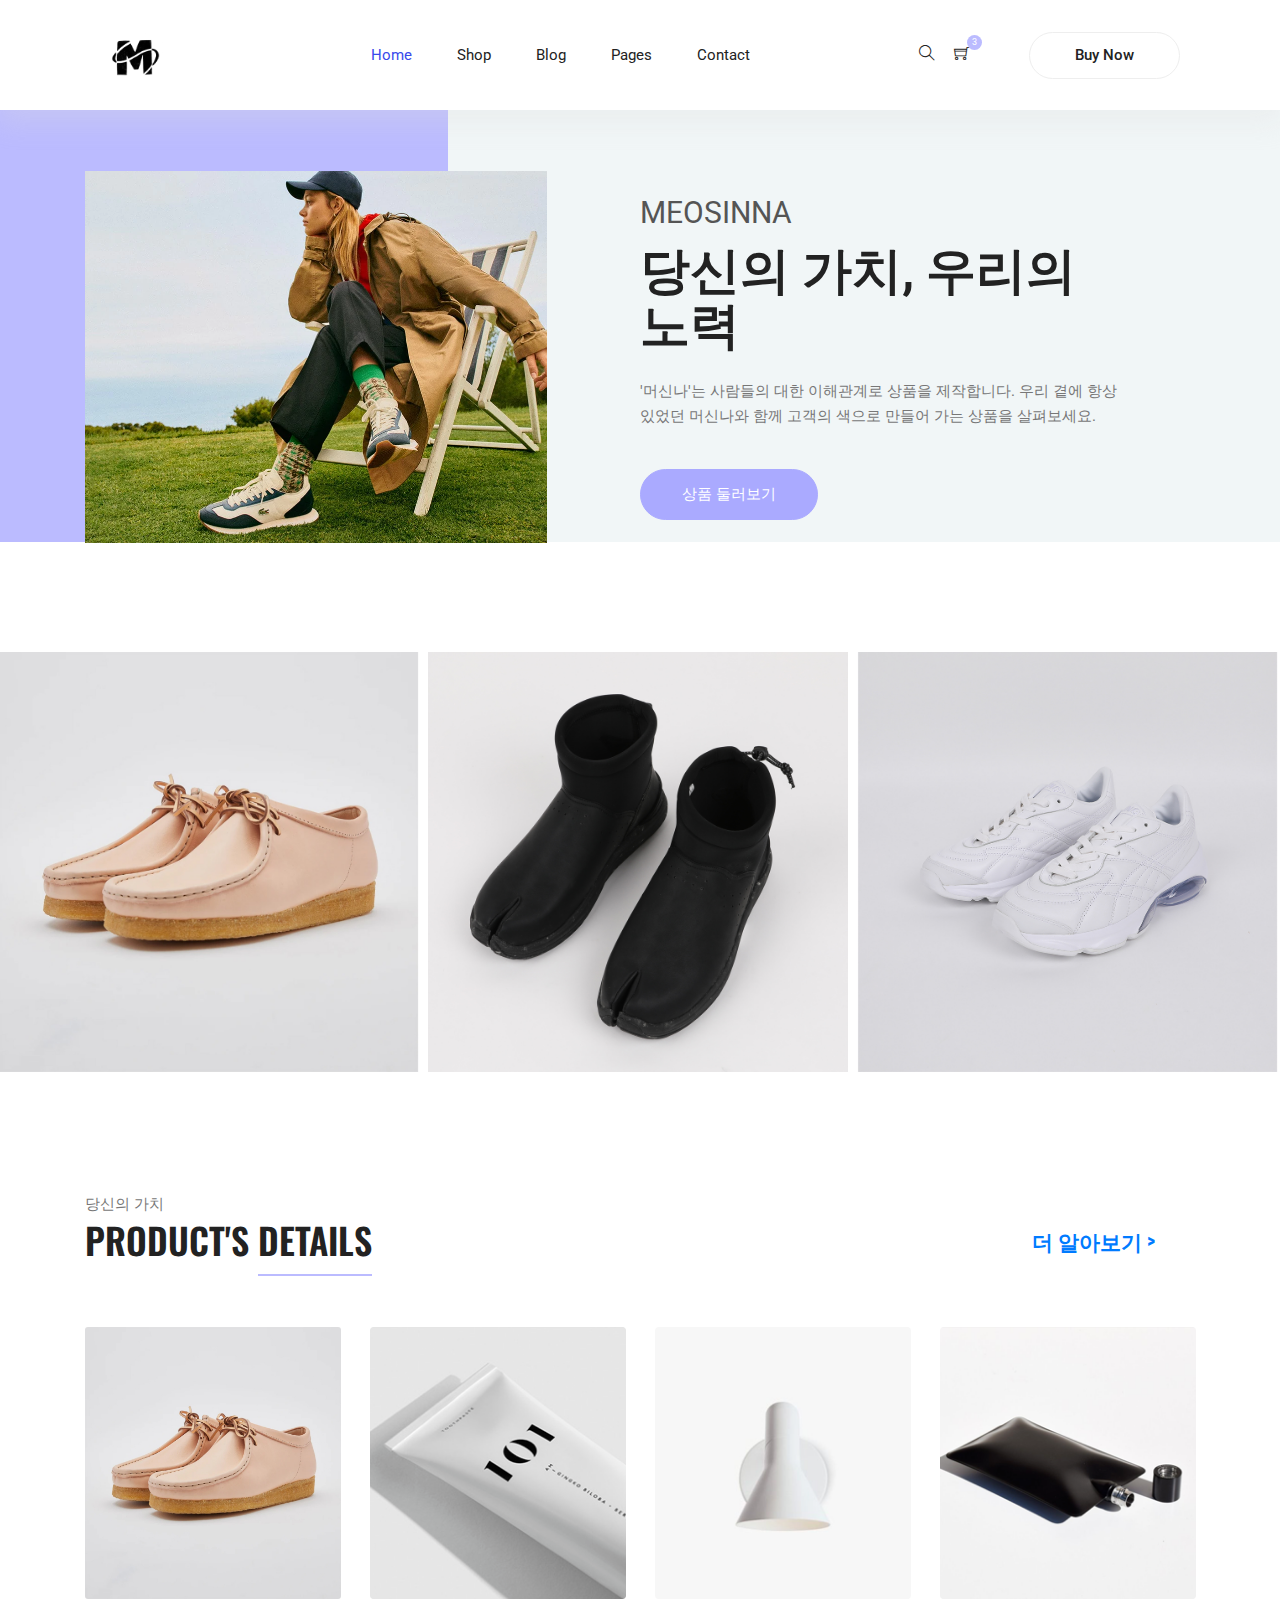
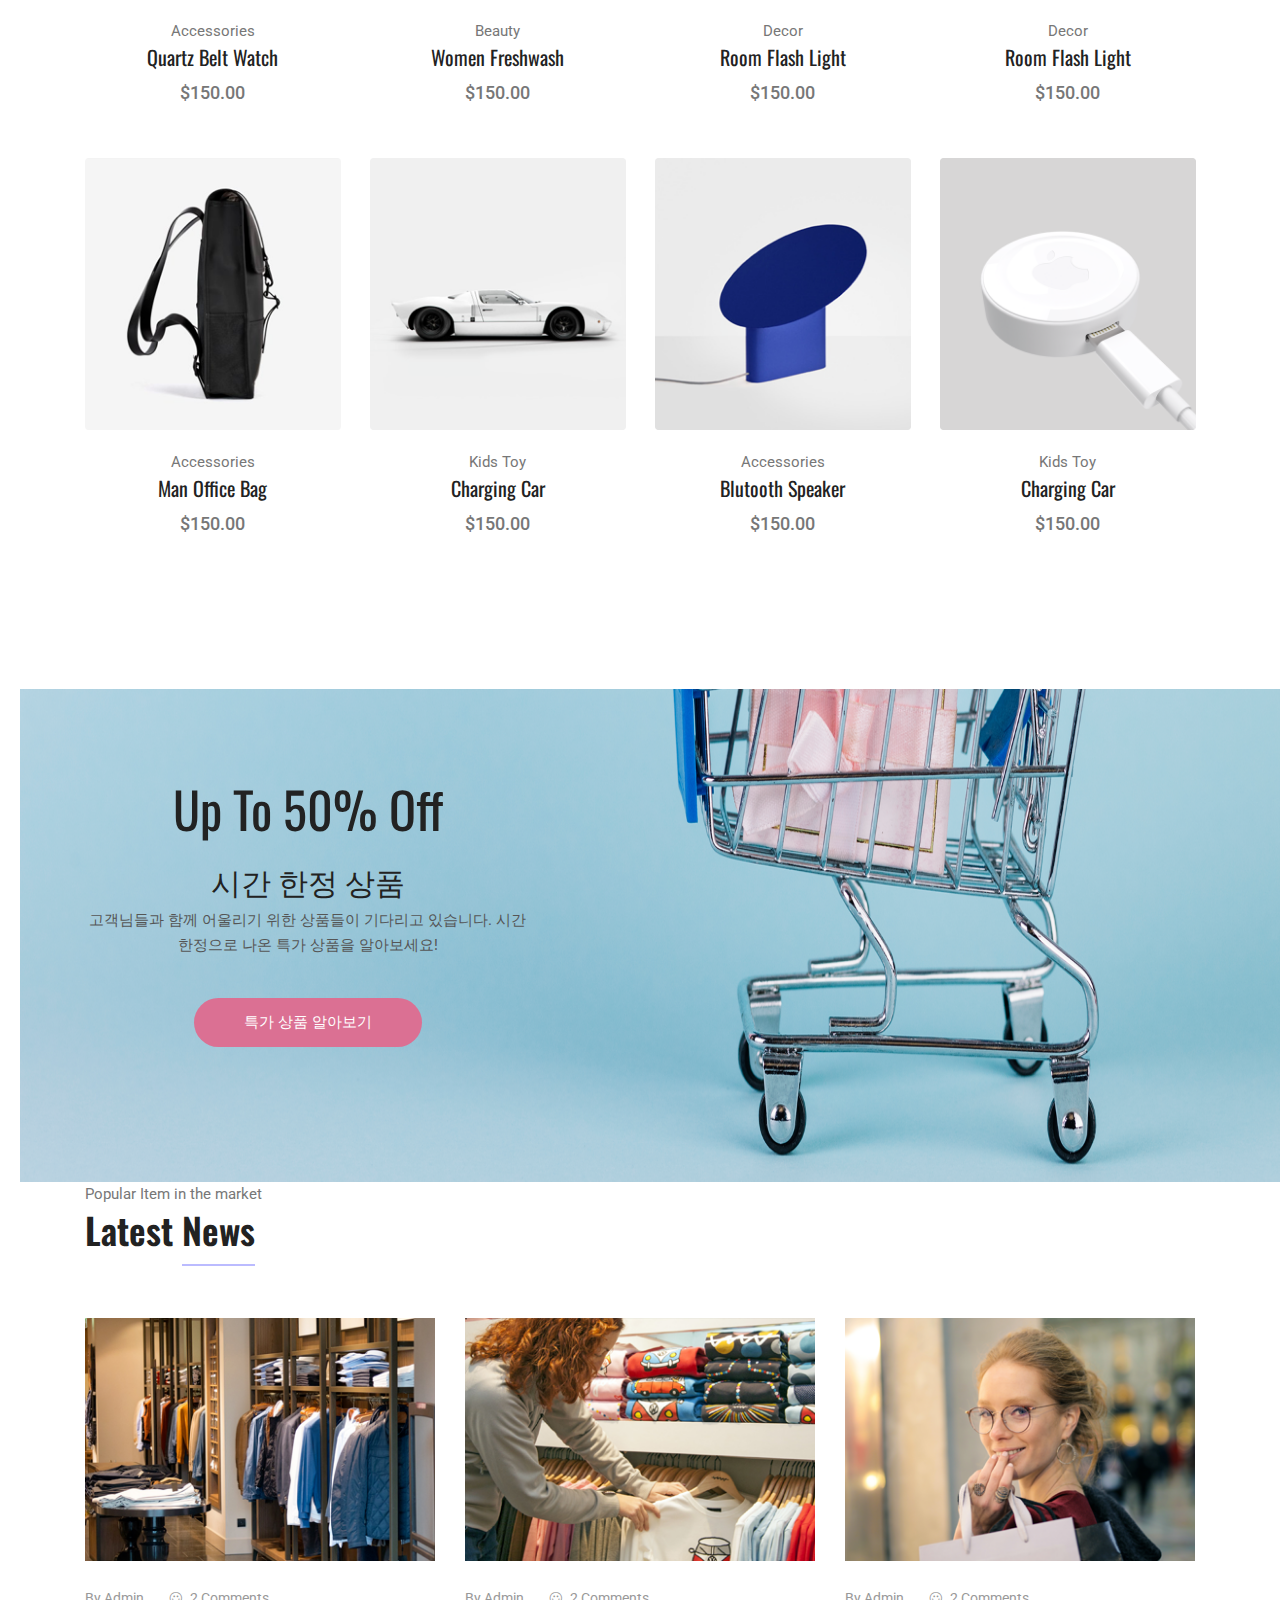
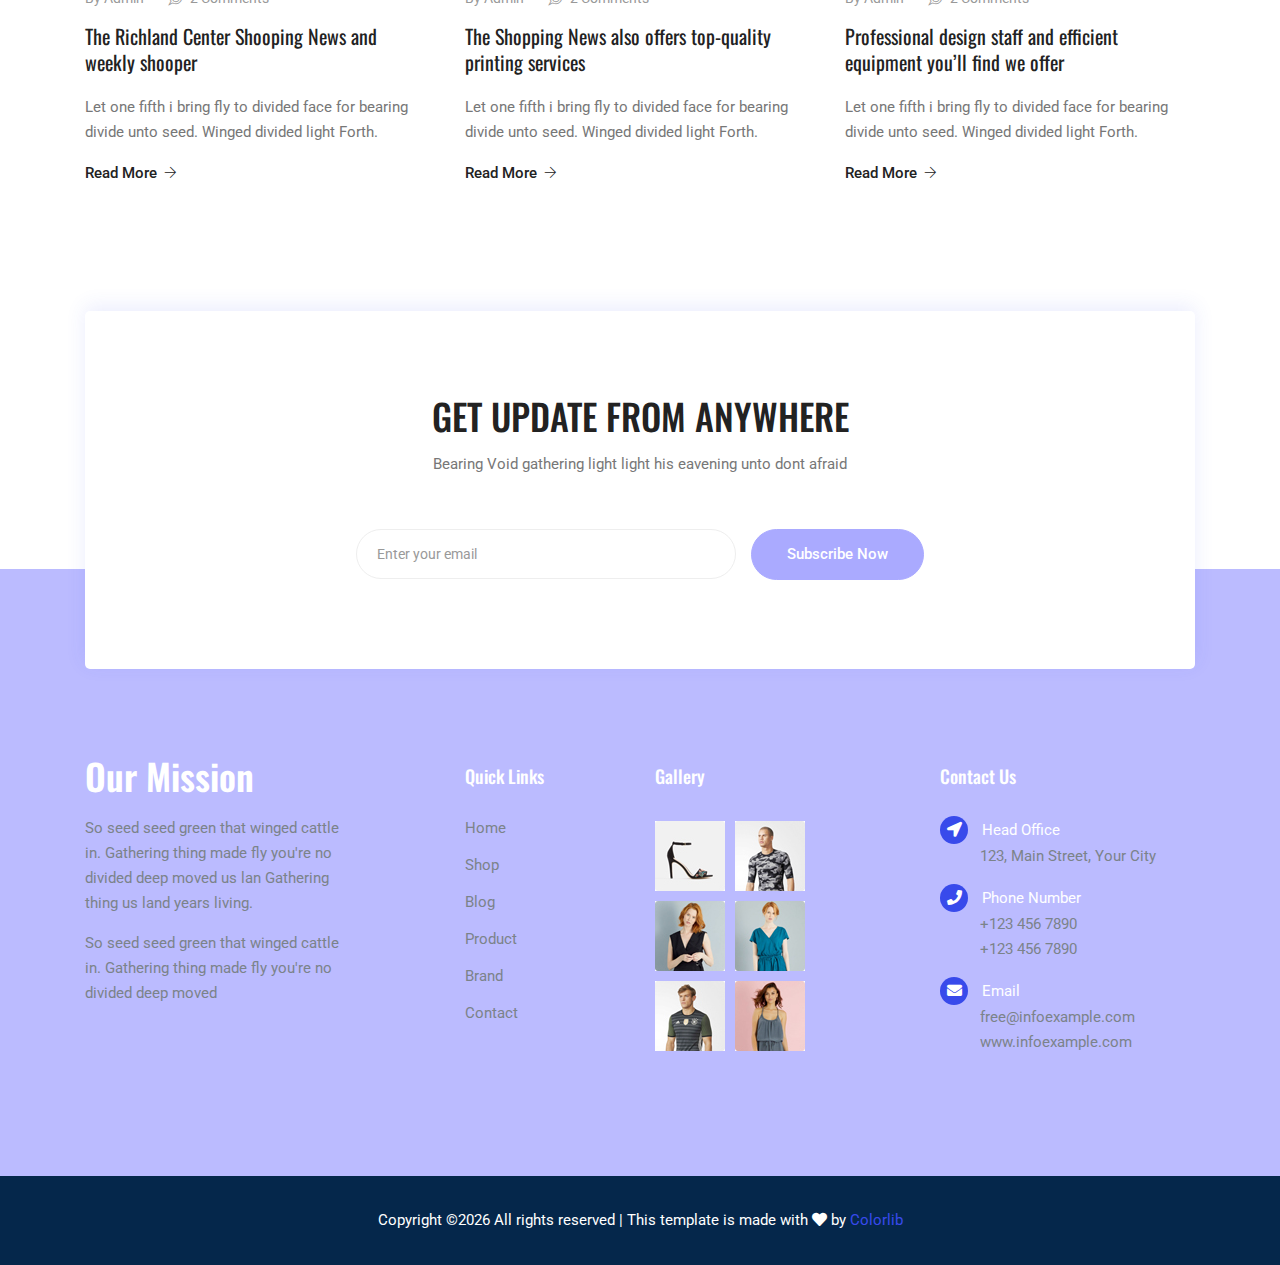
<file: meosinna/WebContent/index.html>
<!DOCTYPE html>
<html lang="en">
<head>
  <meta charset="UTF-8">
  <meta name="viewport" content="width=device-width, initial-scale=1.0">
  <meta http-equiv="X-UA-Compatible" content="ie=edge">
  <title>MEOSINNA - Home</title>
	<link rel="icon" href="img/Fevicon.png" type="image/png">
  <link rel="stylesheet" href="vendors/bootstrap/bootstrap.min.css">
  <link rel="stylesheet" href="vendors/fontawesome/css/all.min.css">
	<link rel="stylesheet" href="vendors/themify-icons/themify-icons.css">
  <link rel="stylesheet" href="vendors/nice-select/nice-select.css">
  <link rel="stylesheet" href="vendors/owl-carousel/owl.theme.default.min.css">
  <link rel="stylesheet" href="vendors/owl-carousel/owl.carousel.min.css">

  <link rel="stylesheet" href="css/style.css">
</head>
<body>
  <!--================ Start Header Menu Area =================-->
	<header class="header_area">
    <div class="main_menu">
      <nav class="navbar navbar-expand-lg navbar-light">
        <div class="container">
          <a class="navbar-brand logo_h" href="index.html"><img src="img/logo3.png" alt="" width="100px"></a>
          <button class="navbar-toggler" type="button" data-toggle="collapse" data-target="#navbarSupportedContent"
            aria-controls="navbarSupportedContent" aria-expanded="false" aria-label="Toggle navigation">
            <span class="icon-bar"></span>
            <span class="icon-bar"></span>
            <span class="icon-bar"></span>
          </button>
          <div class="collapse navbar-collapse offset" id="navbarSupportedContent">
            <ul class="nav navbar-nav menu_nav ml-auto mr-auto">
              <li class="nav-item active"><a class="nav-link" href="index.html">Home</a></li>
              <li class="nav-item submenu dropdown">
                <a href="#" class="nav-link dropdown-toggle" data-toggle="dropdown" role="button" aria-haspopup="true"
                  aria-expanded="false">Shop</a>
                <ul class="dropdown-menu">
                  <li class="nav-item"><a class="nav-link" href="category.html">Shop Category</a></li>
                  <li class="nav-item"><a class="nav-link" href="single-product.html">Product Details</a></li>
                  <li class="nav-item"><a class="nav-link" href="checkout.html">Product Checkout</a></li>
                  <li class="nav-item"><a class="nav-link" href="confirmation.html">Confirmation</a></li>
                  <li class="nav-item"><a class="nav-link" href="cart.html">Shopping Cart</a></li>
                </ul>
							</li>
              <li class="nav-item submenu dropdown">
                <a href="#" class="nav-link dropdown-toggle" data-toggle="dropdown" role="button" aria-haspopup="true"
                  aria-expanded="false">Blog</a>
                <ul class="dropdown-menu">
                  <li class="nav-item"><a class="nav-link" href="blog.html">Blog</a></li>
                  <li class="nav-item"><a class="nav-link" href="single-blog.html">Blog Details</a></li>
                </ul>
							</li>
							<li class="nav-item submenu dropdown">
                <a href="#" class="nav-link dropdown-toggle" data-toggle="dropdown" role="button" aria-haspopup="true"
                  aria-expanded="false">Pages</a>
                <ul class="dropdown-menu">
                  <li class="nav-item"><a class="nav-link" href="login.html">Login</a></li>
                  <li class="nav-item"><a class="nav-link" href="register.html">Register</a></li>
                  <li class="nav-item"><a class="nav-link" href="tracking-order.html">Tracking</a></li>
                </ul>
              </li>
              <li class="nav-item"><a class="nav-link" href="contact.html">Contact</a></li>
            </ul>

            <ul class="nav-shop">
              <li class="nav-item"><button><i class="ti-search"></i></button></li>
              <li class="nav-item"><button><i class="ti-shopping-cart"></i><span class="nav-shop__circle">3</span></button> </li>
              <li class="nav-item"><a class="button button-header" href="#">Buy Now</a></li>
            </ul>
          </div>
        </div>
      </nav>
    </div>
  </header>
	<!--================ End Header Menu Area =================-->

  <main class="site-main">
    
    <!--================ Hero banner start =================-->
    <section class="hero-banner">
      <div class="container">
        <div class="row no-gutters align-items-center pt-60px">
          <div class="col-5 d-none d-sm-block" >
            <div class="hero-banner__img">
              <img class="img-fluid" src="img/sh3.webp" alt="">
            </div>
          </div>
          <div class="col-sm-7 col-lg-6 offset-lg-1 pl-4 pl-md-5 pl-lg-0">
            <div class="hero-banner__content">
              <h4>MEOSINNA</h4>
              <h1>당신의 가치, 우리의 노력</h1>
              <p>'머신나'는 사람들의 대한 이해관계로 상품을 제작합니다. 우리 곁에 항상 있었던 머신나와 함께 고객의 색으로 만들어 가는 상품을 살펴보세요.</p>
              <a class="button button-hero" href="#">상품 둘러보기</a>
            </div>
          </div>
        </div>
      </div>
    </section>
    <!--================ Hero banner start =================-->

    <!--================ Hero Carousel start =================-->
    <section class="section-margin mt-0" style="padding-top: 100px">
      <div class="owl-carousel owl-theme hero-carousel">
        <div class="hero-carousel__slide">
          <img src="img/s1.jpeg" alt="" class="img-fluid">
          <a href="#" class="hero-carousel__slideOverlay">
            <h3>Wireless Headphone</h3>
            <p>Accessories Item</p>
          </a>
        </div>
        <div class="hero-carousel__slide">
          <img src="img/s2.jpeg" alt="" class="img-fluid">
          <a href="#" class="hero-carousel__slideOverlay">
            <h3>Wireless Headphone</h3>
            <p>Accessories Item</p>
          </a>
        </div>
        <div class="hero-carousel__slide">
          <img src="img/s3.jpeg" alt="" class="img-fluid">
          <a href="#" class="hero-carousel__slideOverlay">
            <h3>Wireless Headphone</h3>
            <p>Accessories Item</p>
          </a>
        </div>
      </div>
    </section>
    <!--================ Hero Carousel end =================-->

    <!-- ================ trending product section start ================= -->  
    <section class="section-margin calc-60px">
      <div class="container">
        <div class="section-intro pb-60px">
          <p>당신의 가치</p>
          <h2>PRODUCT'S
            <span class="section-intro__style">DETAILS</span>
            <a href="" class="more-items">더 알아보기 ></a>
          </h2>
        </div>
        <div class="row">
          <div class="col-md-6 col-lg-4 col-xl-3">
            <div class="card text-center card-product">
              <div class="card-product__img">
                <img class="card-img img-size" src="img/s1.jpeg" alt="">
                <ul class="card-product__imgOverlay">
                  <li><button><i class="ti-search"></i></button></li>
                  <li><button><i class="ti-shopping-cart"></i></button></li>
                  <li><button><i class="ti-heart"></i></button></li>
                </ul>
              </div>
              <div class="card-body">
                <p>Accessories</p>
                <h4 class="card-product__title"><a href="single-product.html">Quartz Belt Watch</a></h4>
                <p class="card-product__price">$150.00</p>
              </div>
            </div>
          </div>
          <div class="col-md-6 col-lg-4 col-xl-3">
            <div class="card text-center card-product">
              <div class="card-product__img">
                <img class="card-img img-size" src="img/product/product2.png" alt="">
                <ul class="card-product__imgOverlay">
                  <li><button><i class="ti-search"></i></button></li>
                  <li><button><i class="ti-shopping-cart"></i></button></li>
                  <li><button><i class="ti-heart"></i></button></li>
                </ul>
              </div>
              <div class="card-body">
                <p>Beauty</p>
                <h4 class="card-product__title"><a href="single-product.html">Women Freshwash</a></h4>
                <p class="card-product__price">$150.00</p>
              </div>
            </div>
          </div>
          <div class="col-md-6 col-lg-4 col-xl-3">
            <div class="card text-center card-product">
              <div class="card-product__img">
                <img class="card-img img-size" src="img/product/product3.png" alt="">
                <ul class="card-product__imgOverlay">
                  <li><button><i class="ti-search"></i></button></li>
                  <li><button><i class="ti-shopping-cart"></i></button></li>
                  <li><button><i class="ti-heart"></i></button></li>
                </ul>
              </div>
              <div class="card-body">
                <p>Decor</p>
                <h4 class="card-product__title"><a href="single-product.html">Room Flash Light</a></h4>
                <p class="card-product__price">$150.00</p>
              </div>
            </div>
          </div>
          <div class="col-md-6 col-lg-4 col-xl-3">
            <div class="card text-center card-product">
              <div class="card-product__img">
                <img class="card-img img-size" src="img/product/product4.png" alt="">
                <ul class="card-product__imgOverlay">
                  <li><button><i class="ti-search"></i></button></li>
                  <li><button><i class="ti-shopping-cart"></i></button></li>
                  <li><button><i class="ti-heart"></i></button></li>
                </ul>
              </div>
              <div class="card-body">
                <p>Decor</p>
                <h4 class="card-product__title"><a href="single-product.html">Room Flash Light</a></h4>
                <p class="card-product__price">$150.00</p>
              </div>
            </div>
          </div>
          <div class="col-md-6 col-lg-4 col-xl-3">
            <div class="card text-center card-product">
              <div class="card-product__img">
                <img class="card-img img-size" src="img/product/product5.png" alt="">
                <ul class="card-product__imgOverlay">
                  <li><button><i class="ti-search"></i></button></li>
                  <li><button><i class="ti-shopping-cart"></i></button></li>
                  <li><button><i class="ti-heart"></i></button></li>
                </ul>
              </div>
              <div class="card-body">
                <p>Accessories</p>
                <h4 class="card-product__title"><a href="single-product.html">Man Office Bag</a></h4>
                <p class="card-product__price">$150.00</p>
              </div>
            </div>
          </div>
          <div class="col-md-6 col-lg-4 col-xl-3">
            <div class="card text-center card-product">
              <div class="card-product__img">
                <img class="card-img img-size" src="img/product/product6.png" alt="">
                <ul class="card-product__imgOverlay">
                  <li><button><i class="ti-search"></i></button></li>
                  <li><button><i class="ti-shopping-cart"></i></button></li>
                  <li><button><i class="ti-heart"></i></button></li>
                </ul>
              </div>
              <div class="card-body">
                <p>Kids Toy</p>
                <h4 class="card-product__title"><a href="single-product.html">Charging Car</a></h4>
                <p class="card-product__price">$150.00</p>
              </div>
            </div>
          </div>
          <div class="col-md-6 col-lg-4 col-xl-3">
            <div class="card text-center card-product">
              <div class="card-product__img">
                <img class="card-img img-size" src="img/product/product7.png" alt="">
                <ul class="card-product__imgOverlay">
                  <li><button><i class="ti-search"></i></button></li>
                  <li><button><i class="ti-shopping-cart"></i></button></li>
                  <li><button><i class="ti-heart"></i></button></li>
                </ul>
              </div>
              <div class="card-body">
                <p>Accessories</p>
                <h4 class="card-product__title"><a href="single-product.html">Blutooth Speaker</a></h4>
                <p class="card-product__price">$150.00</p>
              </div> 
            </div>
          </div>
          <div class="col-md-6 col-lg-4 col-xl-3">
            <div class="card text-center card-product">
              <div class="card-product__img">
                <img class="card-img img-size" src="img/product/product8.png" alt="">
                <ul class="card-product__imgOverlay">
                  <li><button><i class="ti-search"></i></button></li>
                  <li><button><i class="ti-shopping-cart"></i></button></li>
                  <li><button><i class="ti-heart"></i></button></li>
                </ul>
              </div>
              <div class="card-body">
                <p>Kids Toy</p>
                <h4 class="card-product__title"><a href="#">Charging Car</a></h4>
                <p class="card-product__price">$150.00</p>
              </div>
            </div>
          </div>
        </div>
      </div>
    </section>
    <!-- ================ trending product section end ================= -->  


    <!-- ================ offer section start ================= --> 
    <section class="offer" id="parallax-1" data-anchor-target="#parallax-1" data-300-top="background-position: 20px 30px" data-top-bottom="background-position: 0 20px">
      <div class="container">
        <div class="row">
          <div class="col-xl-5">
            <div class="offer__content text-center">
              <h3>Up To 50% Off</h3>
              <h4>시간 한정 상품</h4>
              <p>고객님들과 함께 어울리기 위한 상품들이 기다리고 있습니다. 시간 한정으로 나온 특가 상품을 알아보세요!</p>
              <a class="button button--active mt-3 mt-xl-4" href="#" style="background-color: palevioletred; border: none">특가 상품 알아보기</a>
            </div>
          </div>
        </div>
      </div>
    </section>
    <!-- ================ offer section end ================= --> 

    <!-- ================ Best Selling item  carousel ================= -->

    <!-- ================ Best Selling item  carousel end ================= -->

    <!-- ================ Blog section start ================= -->  
    <section class="blog">
      <div class="container">
        <div class="section-intro pb-60px">
          <p>Popular Item in the market</p>
          <h2>Latest <span class="section-intro__style">News</span></h2>
        </div>

        <div class="row">
          <div class="col-md-6 col-lg-4 mb-4 mb-lg-0">
            <div class="card card-blog">
              <div class="card-blog__img">
                <img class="card-img rounded-0" src="img/blog/blog1.png" alt="">
              </div>
              <div class="card-body">
                <ul class="card-blog__info">
                  <li><a href="#">By Admin</a></li>
                  <li><a href="#"><i class="ti-comments-smiley"></i> 2 Comments</a></li>
                </ul>
                <h4 class="card-blog__title"><a href="single-blog.html">The Richland Center Shooping News and weekly shooper</a></h4>
                <p>Let one fifth i bring fly to divided face for bearing divide unto seed. Winged divided light Forth.</p>
                <a class="card-blog__link" href="#">Read More <i class="ti-arrow-right"></i></a>
              </div>
            </div>
          </div>

          <div class="col-md-6 col-lg-4 mb-4 mb-lg-0">
            <div class="card card-blog">
              <div class="card-blog__img">
                <img class="card-img rounded-0" src="img/blog/blog2.png" alt="">
              </div>
              <div class="card-body">
                <ul class="card-blog__info">
                  <li><a href="#">By Admin</a></li>
                  <li><a href="#"><i class="ti-comments-smiley"></i> 2 Comments</a></li>
                </ul>
                <h4 class="card-blog__title"><a href="single-blog.html">The Shopping News also offers top-quality printing services</a></h4>
                <p>Let one fifth i bring fly to divided face for bearing divide unto seed. Winged divided light Forth.</p>
                <a class="card-blog__link" href="#">Read More <i class="ti-arrow-right"></i></a>
              </div>
            </div>
          </div>

          <div class="col-md-6 col-lg-4 mb-4 mb-lg-0">
            <div class="card card-blog">
              <div class="card-blog__img">
                <img class="card-img rounded-0" src="img/blog/blog3.png" alt="">
              </div>
              <div class="card-body">
                <ul class="card-blog__info">
                  <li><a href="#">By Admin</a></li>
                  <li><a href="#"><i class="ti-comments-smiley"></i> 2 Comments</a></li>
                </ul>
                <h4 class="card-blog__title"><a href="single-blog.html">Professional design staff and efficient equipment you’ll find we offer</a></h4>
                <p>Let one fifth i bring fly to divided face for bearing divide unto seed. Winged divided light Forth.</p>
                <a class="card-blog__link" href="#">Read More <i class="ti-arrow-right"></i></a>
              </div>
            </div>
          </div>
        </div>
      </div>
    </section>
    <!-- ================ Blog section end ================= -->  

    <!-- ================ Subscribe section start ================= --> 
    <section class="subscribe-position">
      <div class="container">
        <div class="subscribe text-center">
          <h3 class="subscribe__title">Get Update From Anywhere</h3>
          <p>Bearing Void gathering light light his eavening unto dont afraid</p>
          <div id="mc_embed_signup">
            <form target="_blank" action="https://spondonit.us12.list-manage.com/subscribe/post?u=1462626880ade1ac87bd9c93a&amp;id=92a4423d01" method="get" class="subscribe-form form-inline mt-5 pt-1">
              <div class="form-group ml-sm-auto">
                <input class="form-control mb-1" type="email" name="EMAIL" placeholder="Enter your email" onfocus="this.placeholder = ''" onblur="this.placeholder = 'Your Email Address '" >
                <div class="info"></div>
              </div>
              <button class="button button-subscribe mr-auto mb-1" type="submit">Subscribe Now</button>
              <div style="position: absolute; left: -5000px;">
                <input name="b_36c4fd991d266f23781ded980_aefe40901a" tabindex="-1" value="" type="text">
              </div>

            </form>
          </div>
          
        </div>
      </div>
    </section>
    <!-- ================ Subscribe section end ================= --> 

    

  </main>


  <!--================ Start footer Area  =================-->	
	<footer class="footer">
		<div class="footer-area">
			<div class="container">
				<div class="row section_gap">
					<div class="col-lg-3 col-md-6 col-sm-6">
						<div class="single-footer-widget tp_widgets">
							<h4 class="footer_title large_title">Our Mission</h4>
							<p>
								So seed seed green that winged cattle in. Gathering thing made fly you're no 
								divided deep moved us lan Gathering thing us land years living.
							</p>
							<p>
								So seed seed green that winged cattle in. Gathering thing made fly you're no divided deep moved 
							</p>
						</div>
					</div>
					<div class="offset-lg-1 col-lg-2 col-md-6 col-sm-6">
						<div class="single-footer-widget tp_widgets">
							<h4 class="footer_title">Quick Links</h4>
							<ul class="list">
								<li><a href="#">Home</a></li>
								<li><a href="#">Shop</a></li>
								<li><a href="#">Blog</a></li>
								<li><a href="#">Product</a></li>
								<li><a href="#">Brand</a></li>
								<li><a href="#">Contact</a></li>
							</ul>
						</div>
					</div>
					<div class="col-lg-2 col-md-6 col-sm-6">
						<div class="single-footer-widget instafeed">
							<h4 class="footer_title">Gallery</h4>
							<ul class="list instafeed d-flex flex-wrap">
								<li><img src="img/gallery/r1.jpg" alt=""></li>
								<li><img src="img/gallery/r2.jpg" alt=""></li>
								<li><img src="img/gallery/r3.jpg" alt=""></li>
								<li><img src="img/gallery/r5.jpg" alt=""></li>
								<li><img src="img/gallery/r7.jpg" alt=""></li>
								<li><img src="img/gallery/r8.jpg" alt=""></li>
							</ul>
						</div>
					</div>
					<div class="offset-lg-1 col-lg-3 col-md-6 col-sm-6">
						<div class="single-footer-widget tp_widgets">
							<h4 class="footer_title">Contact Us</h4>
							<div class="ml-40">
								<p class="sm-head">
									<span class="fa fa-location-arrow"></span>
									Head Office
								</p>
								<p>123, Main Street, Your City</p>
	
								<p class="sm-head">
									<span class="fa fa-phone"></span>
									Phone Number
								</p>
								<p>
									+123 456 7890 <br>
									+123 456 7890
								</p>
	
								<p class="sm-head">
									<span class="fa fa-envelope"></span>
									Email
								</p>
								<p>
									free@infoexample.com <br>
									www.infoexample.com
								</p>
							</div>
						</div>
					</div>
				</div>
			</div>
		</div>

		<div class="footer-bottom">
			<div class="container">
				<div class="row d-flex">
					<p class="col-lg-12 footer-text text-center">
						<!-- Link back to Colorlib can't be removed. Template is licensed under CC BY 3.0. -->
Copyright &copy;<script>document.write(new Date().getFullYear());</script> All rights reserved | This template is made with <i class="fa fa-heart" aria-hidden="true"></i> by <a href="https://colorlib.com" target="_blank">Colorlib</a>
<!-- Link back to Colorlib can't be removed. Template is licensed under CC BY 3.0. --></p>
				</div>
			</div>
		</div>
	</footer>
	<!--================ End footer Area  =================-->



  <script src="vendors/jquery/jquery-3.2.1.min.js"></script>
  <script src="vendors/bootstrap/bootstrap.bundle.min.js"></script>
  <script src="vendors/skrollr.min.js"></script>
  <script src="vendors/owl-carousel/owl.carousel.min.js"></script>
  <script src="vendors/nice-select/jquery.nice-select.min.js"></script>
  <script src="vendors/jquery.ajaxchimp.min.js"></script>
  <script src="vendors/mail-script.js"></script>
  <script src="js/main.js"></script>
</body>
</html>
</file>
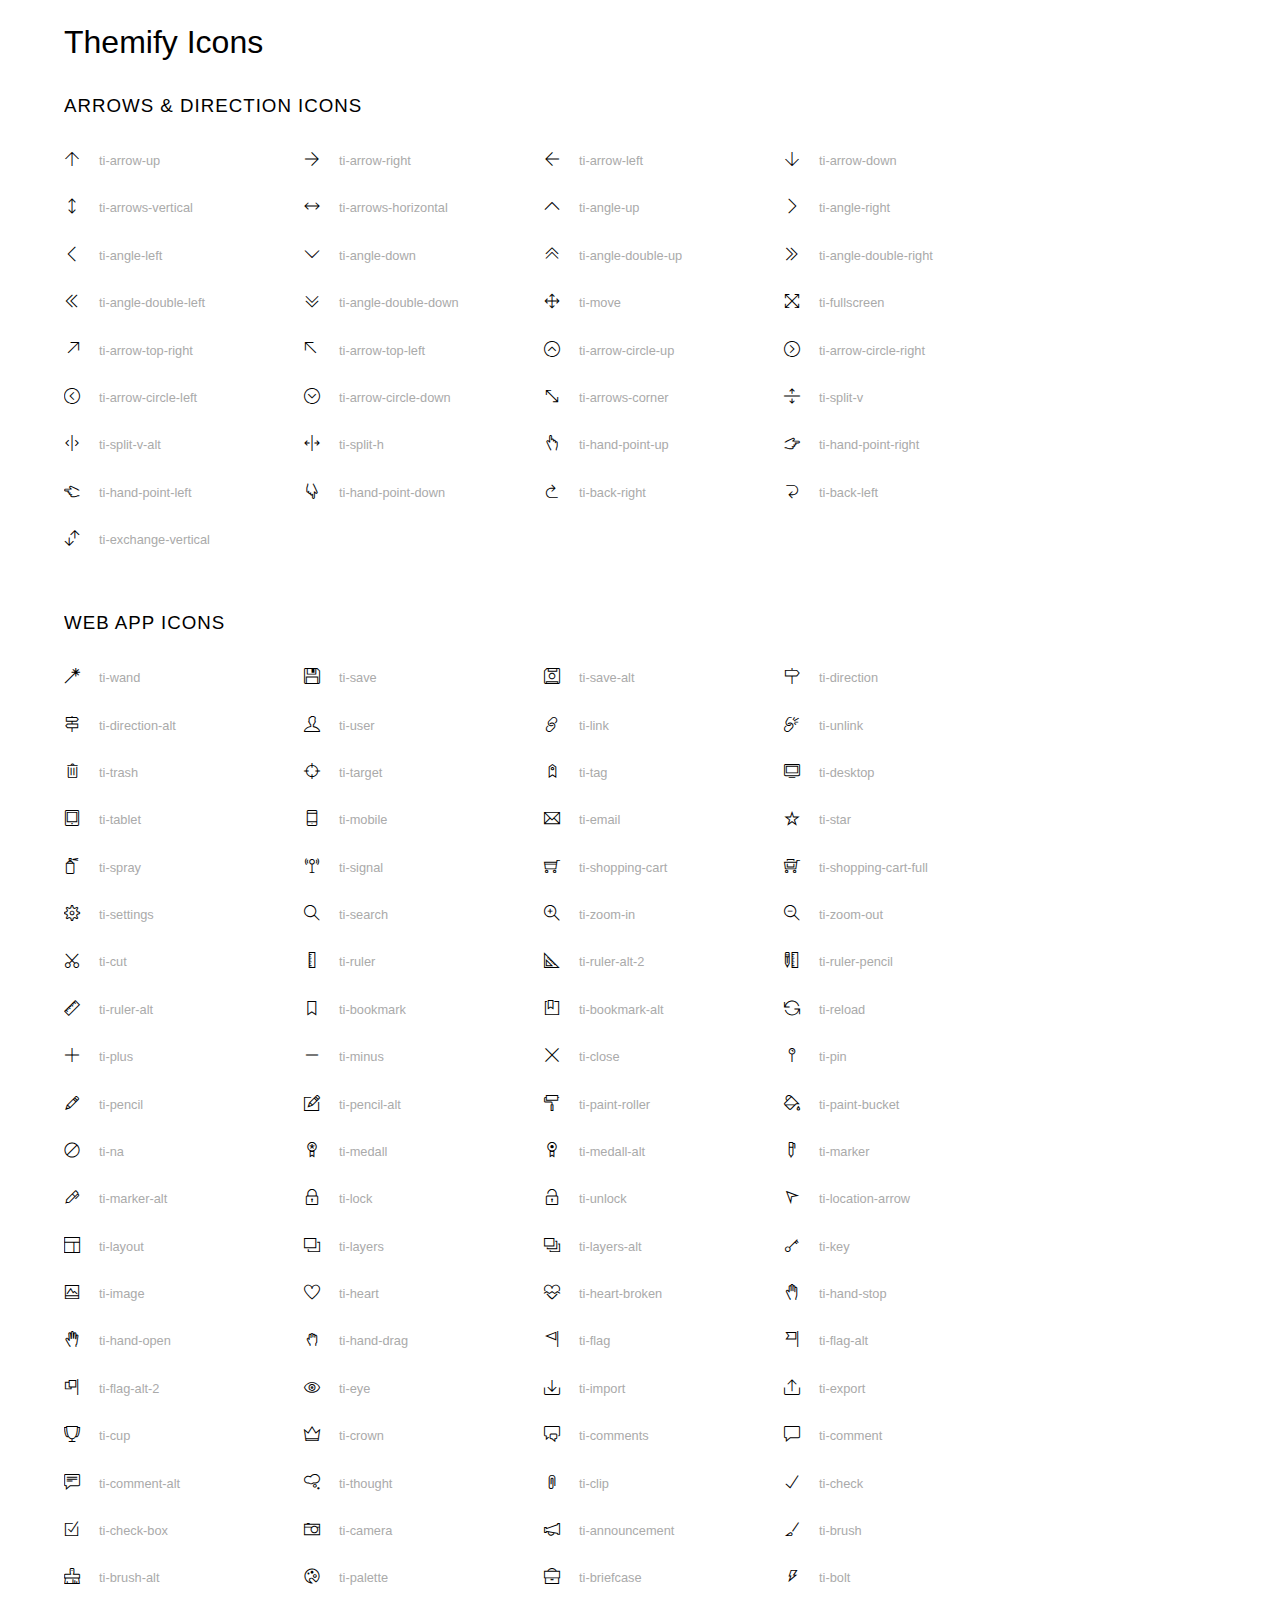
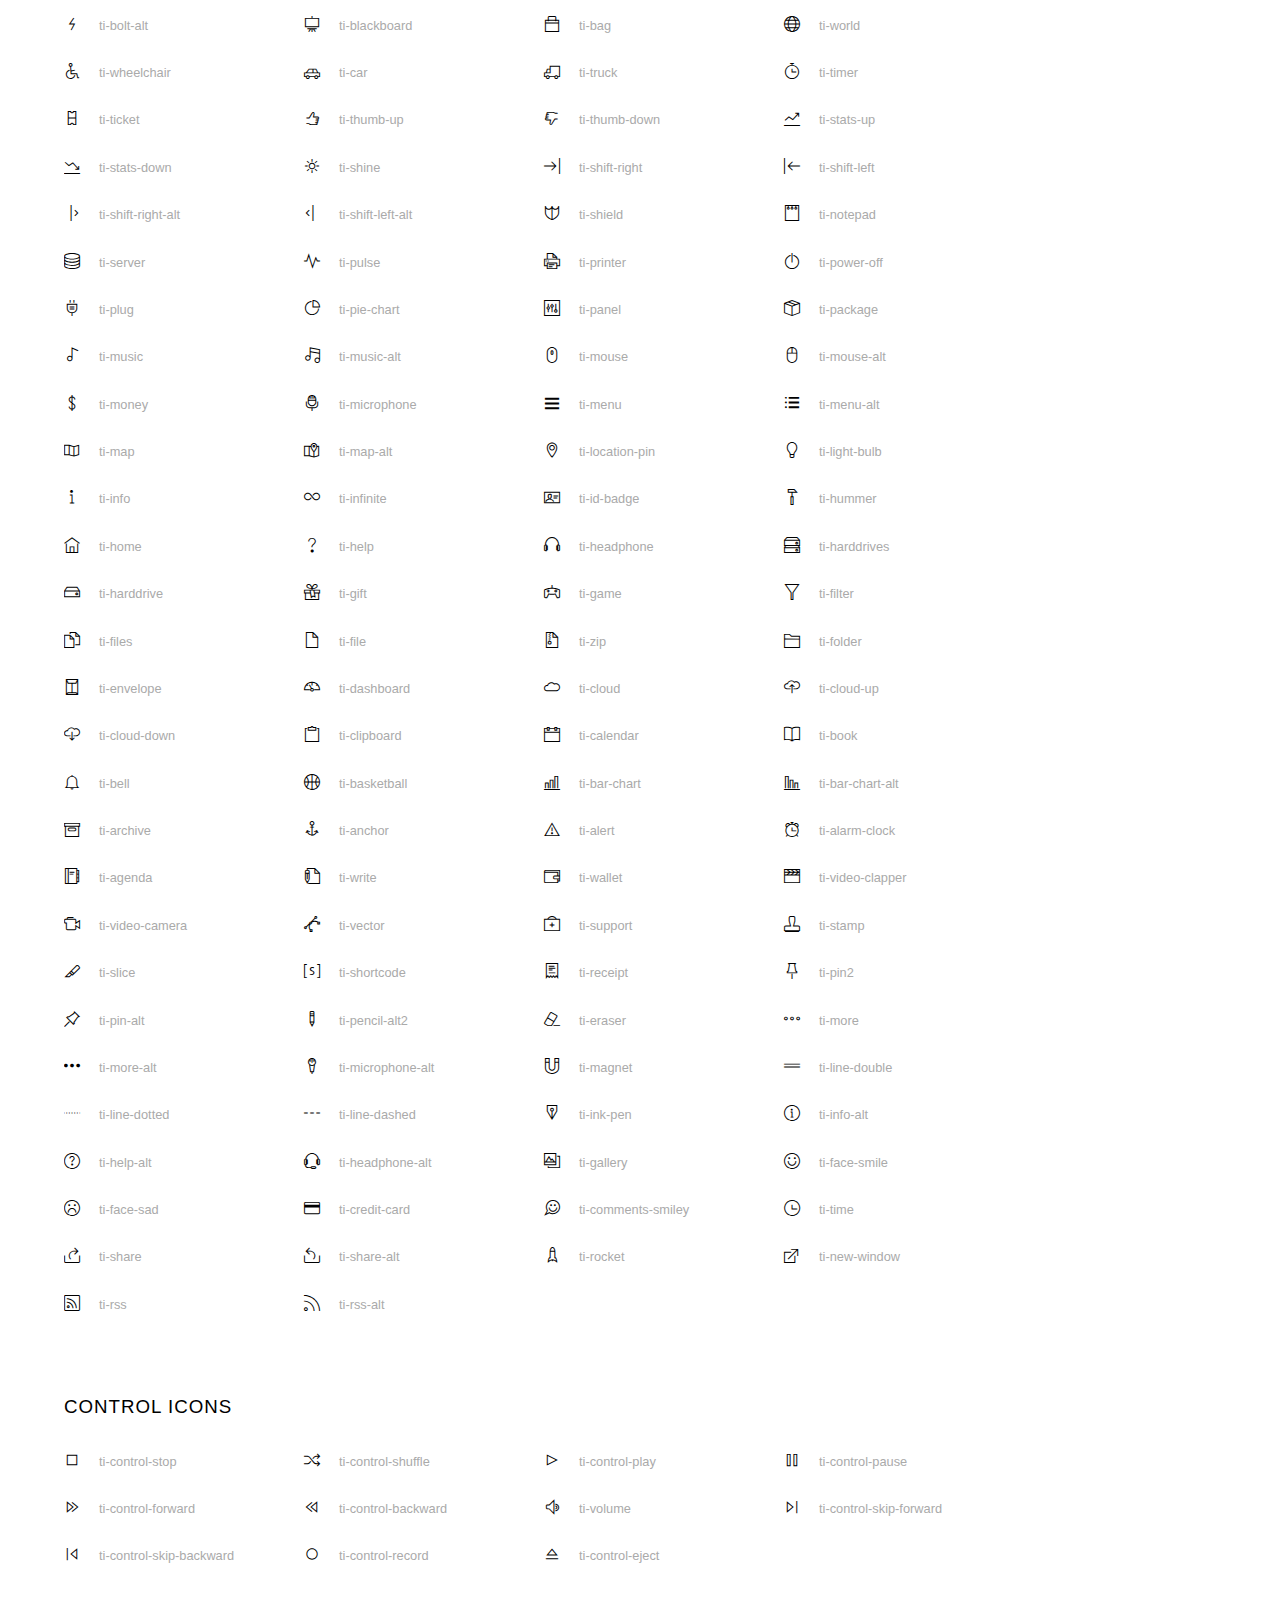
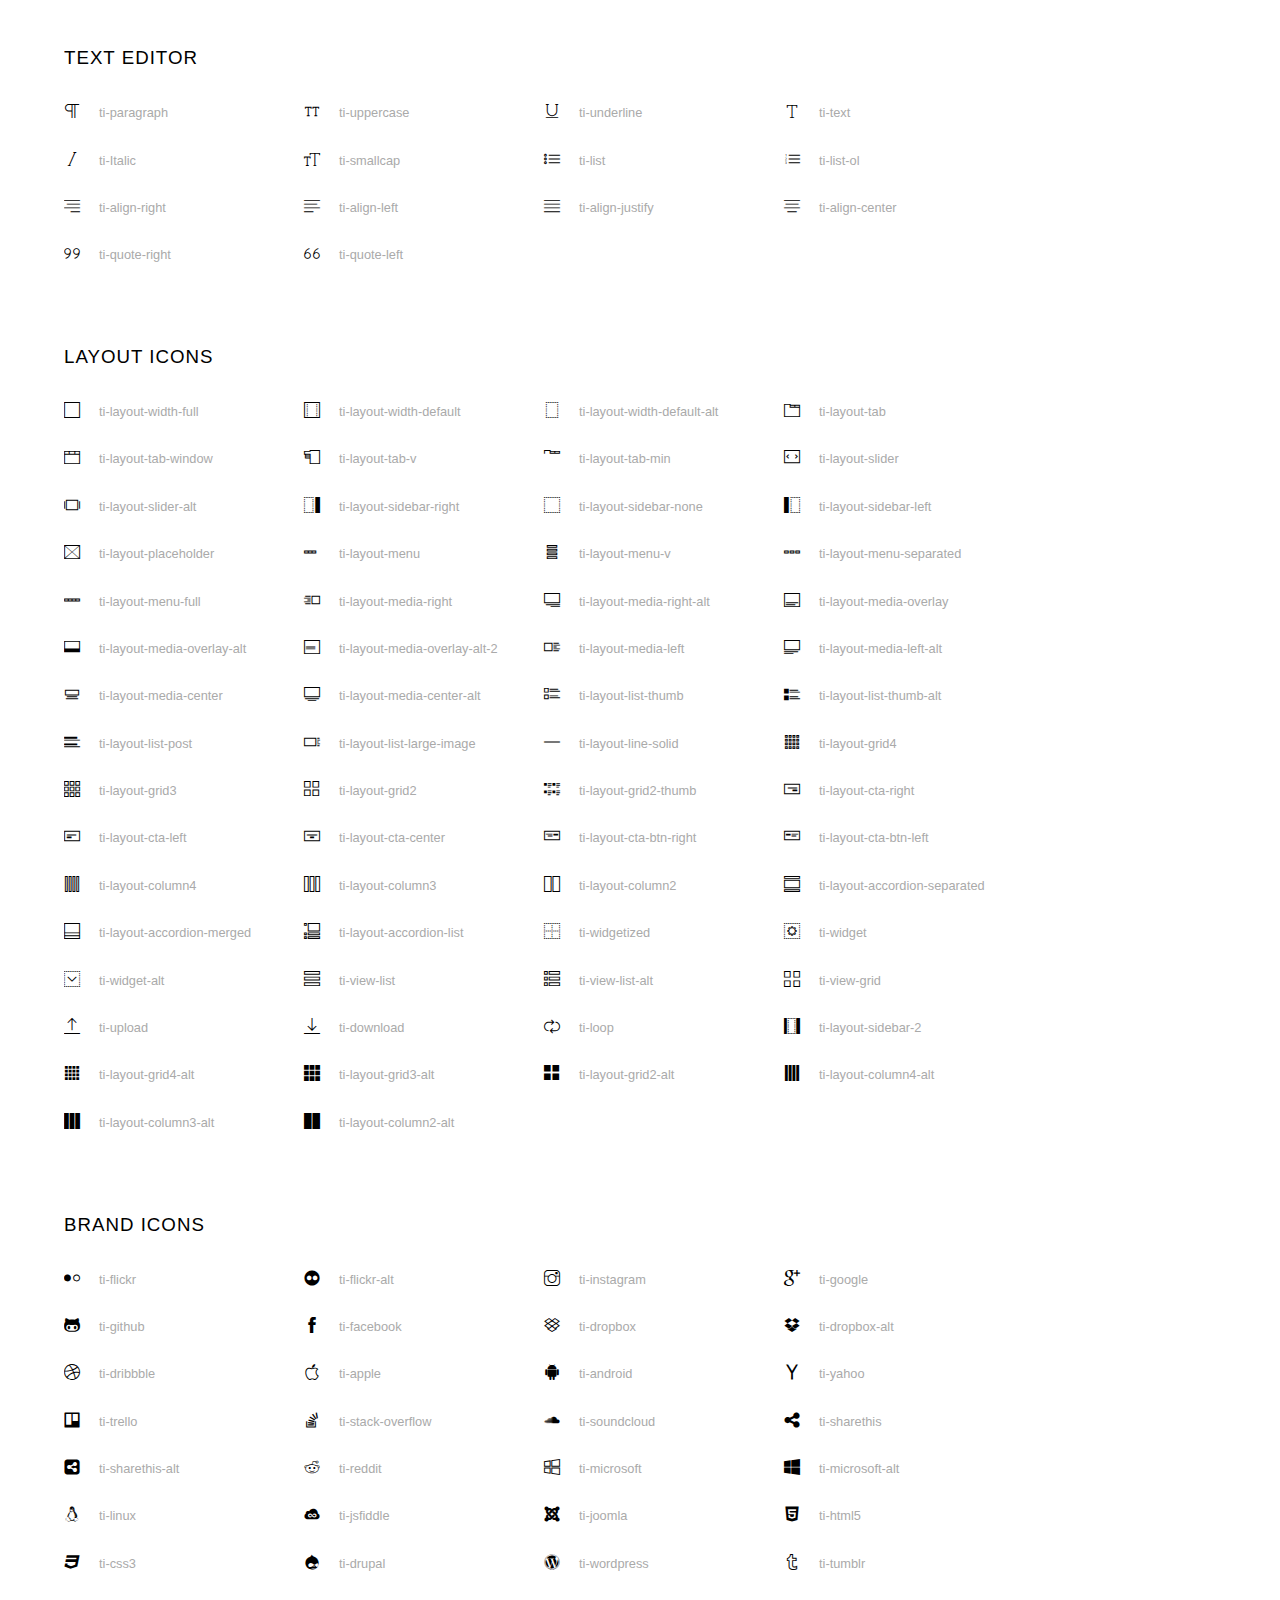
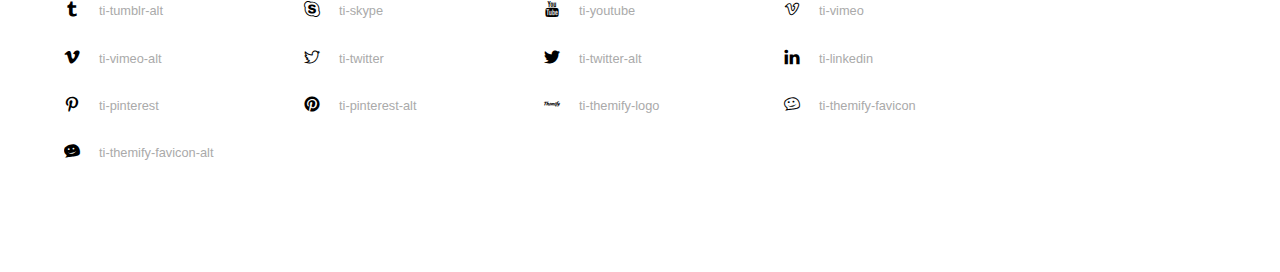
<file: meosinna/WebContent/vendors/themify-icons/index.html>
<!doctype html>
<html>
<head>
	<meta charset="utf-8">
	<title>Themify Icon Font</title>
	<meta name="viewport" content="width=device-width">
	<link rel="stylesheet" href="demo-files/demo.css">
	<link rel="stylesheet" href="themify-icons.css">
	<!--[if lt IE 8]><!-->
	<link rel="stylesheet" href="ie7/ie7.css">
	<!--<![endif]-->
</head>
<body>
	<h1>Themify Icons</h1>

	<div class="icon-section">

		<div class="icon-section">
			<h3>Arrows &amp; Direction Icons </h3>

			<div class="icon-container">
				<span class="ti-arrow-up"></span><span class="icon-name"> ti-arrow-up</span>
			</div>
			<div class="icon-container">
				<span class="ti-arrow-right"></span><span class="icon-name"> ti-arrow-right</span>
			</div>
			<div class="icon-container">
				<span class="ti-arrow-left"></span><span class="icon-name"> ti-arrow-left</span>
			</div>
			<div class="icon-container">
				<span class="ti-arrow-down"></span><span class="icon-name"> ti-arrow-down</span>
			</div>
			<div class="icon-container">
				<span class="ti-arrows-vertical"></span><span class="icon-name"> ti-arrows-vertical</span>
			</div>
			<div class="icon-container">
				<span class="ti-arrows-horizontal"></span><span class="icon-name"> ti-arrows-horizontal</span>
			</div>
			<div class="icon-container">
				<span class="ti-angle-up"></span><span class="icon-name"> ti-angle-up</span>
			</div>
			<div class="icon-container">
				<span class="ti-angle-right"></span><span class="icon-name"> ti-angle-right</span>
			</div>
			<div class="icon-container">
				<span class="ti-angle-left"></span><span class="icon-name"> ti-angle-left</span>
			</div>
			<div class="icon-container">
				<span class="ti-angle-down"></span><span class="icon-name"> ti-angle-down</span>
			</div>	
			<div class="icon-container">
				<span class="ti-angle-double-up"></span><span class="icon-name"> ti-angle-double-up</span>
			</div>
			<div class="icon-container">
				<span class="ti-angle-double-right"></span><span class="icon-name"> ti-angle-double-right</span>
			</div>
			<div class="icon-container">
				<span class="ti-angle-double-left"></span><span class="icon-name"> ti-angle-double-left</span>
			</div>
			<div class="icon-container">
				<span class="ti-angle-double-down"></span><span class="icon-name"> ti-angle-double-down</span>
			</div>					
			<div class="icon-container">
				<span class="ti-move"></span><span class="icon-name"> ti-move</span>
			</div>
			<div class="icon-container">
				<span class="ti-fullscreen"></span><span class="icon-name"> ti-fullscreen</span>
			</div>
			<div class="icon-container">
				<span class="ti-arrow-top-right"></span><span class="icon-name"> ti-arrow-top-right</span>
			</div>
			<div class="icon-container">
				<span class="ti-arrow-top-left"></span><span class="icon-name"> ti-arrow-top-left</span>
			</div>
			<div class="icon-container">
				<span class="ti-arrow-circle-up"></span><span class="icon-name"> ti-arrow-circle-up</span>
			</div>
			<div class="icon-container">
				<span class="ti-arrow-circle-right"></span><span class="icon-name"> ti-arrow-circle-right</span>
			</div>
			<div class="icon-container">
				<span class="ti-arrow-circle-left"></span><span class="icon-name"> ti-arrow-circle-left</span>
			</div>
			<div class="icon-container">
				<span class="ti-arrow-circle-down"></span><span class="icon-name"> ti-arrow-circle-down</span>
			</div>
			<div class="icon-container">
				<span class="ti-arrows-corner"></span><span class="icon-name"> ti-arrows-corner</span>
			</div>
			<div class="icon-container">
				<span class="ti-split-v"></span><span class="icon-name"> ti-split-v</span>
			</div>

			<div class="icon-container">
				<span class="ti-split-v-alt"></span><span class="icon-name"> ti-split-v-alt</span>
			</div>
			<div class="icon-container">
				<span class="ti-split-h"></span><span class="icon-name"> ti-split-h</span>
			</div>
			<div class="icon-container">
				<span class="ti-hand-point-up"></span><span class="icon-name"> ti-hand-point-up</span>
			</div>
			<div class="icon-container">
				<span class="ti-hand-point-right"></span><span class="icon-name"> ti-hand-point-right</span>
			</div>
			<div class="icon-container">
				<span class="ti-hand-point-left"></span><span class="icon-name"> ti-hand-point-left</span>
			</div>
			<div class="icon-container">
				<span class="ti-hand-point-down"></span><span class="icon-name"> ti-hand-point-down</span>
			</div>
			<div class="icon-container">
				<span class="ti-back-right"></span><span class="icon-name"> ti-back-right</span>
			</div>
			<div class="icon-container">
				<span class="ti-back-left"></span><span class="icon-name"> ti-back-left</span>
			</div>
			<div class="icon-container">
				<span class="ti-exchange-vertical"></span><span class="icon-name"> ti-exchange-vertical</span>
			</div>

		</div> <!-- Arrows Icons -->



		<h3>Web App Icons</h3>
		
		<div class="icon-section">

			<div class="icon-container">
				<span class="ti-wand"></span><span class="icon-name"> ti-wand</span>
			</div>
			<div class="icon-container">
				<span class="ti-save"></span><span class="icon-name"> ti-save</span>
			</div>
			<div class="icon-container">
				<span class="ti-save-alt"></span><span class="icon-name"> ti-save-alt</span>
			</div>

			<div class="icon-container">
				<span class="ti-direction"></span><span class="icon-name"> ti-direction</span>
			</div>
			<div class="icon-container">
				<span class="ti-direction-alt"></span><span class="icon-name"> ti-direction-alt</span>
			</div>
			<div class="icon-container">
				<span class="ti-user"></span><span class="icon-name"> ti-user</span>
			</div>
			<div class="icon-container">
				<span class="ti-link"></span><span class="icon-name"> ti-link</span>
			</div>
			<div class="icon-container">
				<span class="ti-unlink"></span><span class="icon-name"> ti-unlink</span>
			</div>
			<div class="icon-container">
				<span class="ti-trash"></span><span class="icon-name"> ti-trash</span>
			</div>
			<div class="icon-container">
				<span class="ti-target"></span><span class="icon-name"> ti-target</span>
			</div>
			<div class="icon-container">
				<span class="ti-tag"></span><span class="icon-name"> ti-tag</span>
			</div>
			<div class="icon-container">
				<span class="ti-desktop"></span><span class="icon-name"> ti-desktop</span>
			</div>
			<div class="icon-container">
				<span class="ti-tablet"></span><span class="icon-name"> ti-tablet</span>
			</div>
			<div class="icon-container">
				<span class="ti-mobile"></span><span class="icon-name"> ti-mobile</span>
			</div>
			<div class="icon-container">
				<span class="ti-email"></span><span class="icon-name"> ti-email</span>
			</div>	
			<div class="icon-container">
				<span class="ti-star"></span><span class="icon-name"> ti-star</span>
			</div>
			<div class="icon-container">
				<span class="ti-spray"></span><span class="icon-name"> ti-spray</span>
			</div>
			<div class="icon-container">
				<span class="ti-signal"></span><span class="icon-name"> ti-signal</span>
			</div>
			<div class="icon-container">
				<span class="ti-shopping-cart"></span><span class="icon-name"> ti-shopping-cart</span>
			</div>
			<div class="icon-container">
				<span class="ti-shopping-cart-full"></span><span class="icon-name"> ti-shopping-cart-full</span>
			</div>
			<div class="icon-container">
				<span class="ti-settings"></span><span class="icon-name"> ti-settings</span>
			</div>
			<div class="icon-container">
				<span class="ti-search"></span><span class="icon-name"> ti-search</span>
			</div>
			<div class="icon-container">
				<span class="ti-zoom-in"></span><span class="icon-name"> ti-zoom-in</span>
			</div>
			<div class="icon-container">
				<span class="ti-zoom-out"></span><span class="icon-name"> ti-zoom-out</span>
			</div>
			<div class="icon-container">
				<span class="ti-cut"></span><span class="icon-name"> ti-cut</span>
			</div>
			<div class="icon-container">
				<span class="ti-ruler"></span><span class="icon-name"> ti-ruler</span>
			</div>
			<div class="icon-container">
				<span class="ti-ruler-alt-2"></span><span class="icon-name"> ti-ruler-alt-2</span>
			</div>			
			<div class="icon-container">
				<span class="ti-ruler-pencil"></span><span class="icon-name"> ti-ruler-pencil</span>
			</div>
			<div class="icon-container">
				<span class="ti-ruler-alt"></span><span class="icon-name"> ti-ruler-alt</span>
			</div>
			<div class="icon-container">
				<span class="ti-bookmark"></span><span class="icon-name"> ti-bookmark</span>
			</div>
			<div class="icon-container">
				<span class="ti-bookmark-alt"></span><span class="icon-name"> ti-bookmark-alt</span>
			</div>
			<div class="icon-container">
				<span class="ti-reload"></span><span class="icon-name"> ti-reload</span>
			</div>
			<div class="icon-container">
				<span class="ti-plus"></span><span class="icon-name"> ti-plus</span>
			</div>
			<div class="icon-container">
				<span class="ti-minus"></span><span class="icon-name"> ti-minus</span>
			</div>
			<div class="icon-container">
				<span class="ti-close"></span><span class="icon-name"> ti-close</span>
			</div>			
			<div class="icon-container">
				<span class="ti-pin"></span><span class="icon-name"> ti-pin</span>
			</div>
			<div class="icon-container">
				<span class="ti-pencil"></span><span class="icon-name"> ti-pencil</span>
			</div>
					
		  	<div class="icon-container">
				<span class="ti-pencil-alt"></span><span class="icon-name"> ti-pencil-alt</span>
			</div>
			<div class="icon-container">
				<span class="ti-paint-roller"></span><span class="icon-name"> ti-paint-roller</span>
			</div>
			<div class="icon-container">
				<span class="ti-paint-bucket"></span><span class="icon-name"> ti-paint-bucket</span>
			</div>
			<div class="icon-container">
				<span class="ti-na"></span><span class="icon-name"> ti-na</span>
			</div>
			<div class="icon-container">
				<span class="ti-medall"></span><span class="icon-name"> ti-medall</span>
			</div>
			<div class="icon-container">
				<span class="ti-medall-alt"></span><span class="icon-name"> ti-medall-alt</span>
			</div>
			<div class="icon-container">
				<span class="ti-marker"></span><span class="icon-name"> ti-marker</span>
			</div>
			<div class="icon-container">
				<span class="ti-marker-alt"></span><span class="icon-name"> ti-marker-alt</span>
			</div>

			<div class="icon-container">
				<span class="ti-lock"></span><span class="icon-name"> ti-lock</span>
			</div>
			<div class="icon-container">
				<span class="ti-unlock"></span><span class="icon-name"> ti-unlock</span>
			</div>
			<div class="icon-container">
				<span class="ti-location-arrow"></span><span class="icon-name"> ti-location-arrow</span>
			</div>
			<div class="icon-container">
				<span class="ti-layout"></span><span class="icon-name"> ti-layout</span>
			</div>
			<div class="icon-container">
				<span class="ti-layers"></span><span class="icon-name"> ti-layers</span>
			</div>
			<div class="icon-container">
				<span class="ti-layers-alt"></span><span class="icon-name"> ti-layers-alt</span>
			</div>
			<div class="icon-container">
				<span class="ti-key"></span><span class="icon-name"> ti-key</span>
			</div>
			<div class="icon-container">
				<span class="ti-image"></span><span class="icon-name"> ti-image</span>
			</div>
			<div class="icon-container">
				<span class="ti-heart"></span><span class="icon-name"> ti-heart</span>
			</div>
			<div class="icon-container">
				<span class="ti-heart-broken"></span><span class="icon-name"> ti-heart-broken</span>
			</div>
			<div class="icon-container">
				<span class="ti-hand-stop"></span><span class="icon-name"> ti-hand-stop</span>
			</div>
			<div class="icon-container">
				<span class="ti-hand-open"></span><span class="icon-name"> ti-hand-open</span>
			</div>
			<div class="icon-container">
				<span class="ti-hand-drag"></span><span class="icon-name"> ti-hand-drag</span>
			</div>
			<div class="icon-container">
				<span class="ti-flag"></span><span class="icon-name"> ti-flag</span>
			</div>
			<div class="icon-container">
				<span class="ti-flag-alt"></span><span class="icon-name"> ti-flag-alt</span>
			</div>
			<div class="icon-container">
				<span class="ti-flag-alt-2"></span><span class="icon-name"> ti-flag-alt-2</span>
			</div>
			<div class="icon-container">
				<span class="ti-eye"></span><span class="icon-name"> ti-eye</span>
			</div>
			<div class="icon-container">
				<span class="ti-import"></span><span class="icon-name"> ti-import</span>
			</div>			
			<div class="icon-container">
				<span class="ti-export"></span><span class="icon-name"> ti-export</span>
			</div>
			<div class="icon-container">
				<span class="ti-cup"></span><span class="icon-name"> ti-cup</span>
			</div>
			<div class="icon-container">
				<span class="ti-crown"></span><span class="icon-name"> ti-crown</span>
			</div>
			<div class="icon-container">
				<span class="ti-comments"></span><span class="icon-name"> ti-comments</span>
			</div>
			<div class="icon-container">
				<span class="ti-comment"></span><span class="icon-name"> ti-comment</span>
			</div>
			<div class="icon-container">
				<span class="ti-comment-alt"></span><span class="icon-name"> ti-comment-alt</span>
			</div>
			<div class="icon-container">
				<span class="ti-thought"></span><span class="icon-name"> ti-thought</span>
			</div>			
			<div class="icon-container">
				<span class="ti-clip"></span><span class="icon-name"> ti-clip</span>
			</div>

			<div class="icon-container">
				<span class="ti-check"></span><span class="icon-name"> ti-check</span>
			</div>
			<div class="icon-container">
				<span class="ti-check-box"></span><span class="icon-name"> ti-check-box</span>
			</div>
			<div class="icon-container">
				<span class="ti-camera"></span><span class="icon-name"> ti-camera</span>
			</div>
			<div class="icon-container">
				<span class="ti-announcement"></span><span class="icon-name"> ti-announcement</span>
			</div>
			<div class="icon-container">
				<span class="ti-brush"></span><span class="icon-name"> ti-brush</span>
			</div>
			<div class="icon-container">
				<span class="ti-brush-alt"></span><span class="icon-name"> ti-brush-alt</span>
			</div>
			<div class="icon-container">
				<span class="ti-palette"></span><span class="icon-name"> ti-palette</span>
			</div>			
			<div class="icon-container">
				<span class="ti-briefcase"></span><span class="icon-name"> ti-briefcase</span>
			</div>
			<div class="icon-container">
				<span class="ti-bolt"></span><span class="icon-name"> ti-bolt</span>
			</div>
			<div class="icon-container">
				<span class="ti-bolt-alt"></span><span class="icon-name"> ti-bolt-alt</span>
			</div>
			<div class="icon-container">
				<span class="ti-blackboard"></span><span class="icon-name"> ti-blackboard</span>
			</div>
			<div class="icon-container">
				<span class="ti-bag"></span><span class="icon-name"> ti-bag</span>
			</div>
			<div class="icon-container">
				<span class="ti-world"></span><span class="icon-name"> ti-world</span>
			</div>
			<div class="icon-container">
				<span class="ti-wheelchair"></span><span class="icon-name"> ti-wheelchair</span>
			</div>
			<div class="icon-container">
				<span class="ti-car"></span><span class="icon-name"> ti-car</span>
			</div>
			<div class="icon-container">
				<span class="ti-truck"></span><span class="icon-name"> ti-truck</span>
			</div>
			<div class="icon-container">
				<span class="ti-timer"></span><span class="icon-name"> ti-timer</span>
			</div>
			<div class="icon-container">
				<span class="ti-ticket"></span><span class="icon-name"> ti-ticket</span>
			</div>
			<div class="icon-container">
				<span class="ti-thumb-up"></span><span class="icon-name"> ti-thumb-up</span>
			</div>
			<div class="icon-container">
				<span class="ti-thumb-down"></span><span class="icon-name"> ti-thumb-down</span>
			</div>

			<div class="icon-container">
				<span class="ti-stats-up"></span><span class="icon-name"> ti-stats-up</span>
			</div>
			<div class="icon-container">
				<span class="ti-stats-down"></span><span class="icon-name"> ti-stats-down</span>
			</div>
			<div class="icon-container">
				<span class="ti-shine"></span><span class="icon-name"> ti-shine</span>
			</div>
			<div class="icon-container">
				<span class="ti-shift-right"></span><span class="icon-name"> ti-shift-right</span>
			</div>
			<div class="icon-container">
				<span class="ti-shift-left"></span><span class="icon-name"> ti-shift-left</span>
			</div>

			<div class="icon-container">
				<span class="ti-shift-right-alt"></span><span class="icon-name"> ti-shift-right-alt</span>
			</div>
			<div class="icon-container">
				<span class="ti-shift-left-alt"></span><span class="icon-name"> ti-shift-left-alt</span>
			</div>
			<div class="icon-container">
				<span class="ti-shield"></span><span class="icon-name"> ti-shield</span>
			</div>
			<div class="icon-container">
				<span class="ti-notepad"></span><span class="icon-name"> ti-notepad</span>
			</div>
			<div class="icon-container">
				<span class="ti-server"></span><span class="icon-name"> ti-server</span>
			</div>

			<div class="icon-container">
				<span class="ti-pulse"></span><span class="icon-name"> ti-pulse</span>
			</div>
			<div class="icon-container">
				<span class="ti-printer"></span><span class="icon-name"> ti-printer</span>
			</div>
			<div class="icon-container">
				<span class="ti-power-off"></span><span class="icon-name"> ti-power-off</span>
			</div>
			<div class="icon-container">
				<span class="ti-plug"></span><span class="icon-name"> ti-plug</span>
			</div>
			<div class="icon-container">
				<span class="ti-pie-chart"></span><span class="icon-name"> ti-pie-chart</span>
			</div>

			<div class="icon-container">
				<span class="ti-panel"></span><span class="icon-name"> ti-panel</span>
			</div>
			<div class="icon-container">
				<span class="ti-package"></span><span class="icon-name"> ti-package</span>
			</div>
			<div class="icon-container">
				<span class="ti-music"></span><span class="icon-name"> ti-music</span>
			</div>
			<div class="icon-container">
				<span class="ti-music-alt"></span><span class="icon-name"> ti-music-alt</span>
			</div>
			<div class="icon-container">
				<span class="ti-mouse"></span><span class="icon-name"> ti-mouse</span>
			</div>
			<div class="icon-container">
				<span class="ti-mouse-alt"></span><span class="icon-name"> ti-mouse-alt</span>
			</div>
			<div class="icon-container">
				<span class="ti-money"></span><span class="icon-name"> ti-money</span>
			</div>
			<div class="icon-container">
				<span class="ti-microphone"></span><span class="icon-name"> ti-microphone</span>
			</div>
			<div class="icon-container">
				<span class="ti-menu"></span><span class="icon-name"> ti-menu</span>
			</div>
			<div class="icon-container">
				<span class="ti-menu-alt"></span><span class="icon-name"> ti-menu-alt</span>
			</div>
			<div class="icon-container">
				<span class="ti-map"></span><span class="icon-name"> ti-map</span>
			</div>
			<div class="icon-container">
				<span class="ti-map-alt"></span><span class="icon-name"> ti-map-alt</span>
			</div>

			<div class="icon-container">
				<span class="ti-location-pin"></span><span class="icon-name"> ti-location-pin</span>
			</div>

			<div class="icon-container">
				<span class="ti-light-bulb"></span><span class="icon-name"> ti-light-bulb</span>
			</div>
			<div class="icon-container">
				<span class="ti-info"></span><span class="icon-name"> ti-info</span>
			</div>
			<div class="icon-container">
				<span class="ti-infinite"></span><span class="icon-name"> ti-infinite</span>
			</div>
			<div class="icon-container">
				<span class="ti-id-badge"></span><span class="icon-name"> ti-id-badge</span>
			</div>
			<div class="icon-container">
				<span class="ti-hummer"></span><span class="icon-name"> ti-hummer</span>
			</div>
			<div class="icon-container">
				<span class="ti-home"></span><span class="icon-name"> ti-home</span>
			</div>
			<div class="icon-container">
				<span class="ti-help"></span><span class="icon-name"> ti-help</span>
			</div>
			<div class="icon-container">
				<span class="ti-headphone"></span><span class="icon-name"> ti-headphone</span>
			</div>
			<div class="icon-container">
				<span class="ti-harddrives"></span><span class="icon-name"> ti-harddrives</span>
			</div>
			<div class="icon-container">
				<span class="ti-harddrive"></span><span class="icon-name"> ti-harddrive</span>
			</div>
			<div class="icon-container">
				<span class="ti-gift"></span><span class="icon-name"> ti-gift</span>
			</div>
			<div class="icon-container">
				<span class="ti-game"></span><span class="icon-name"> ti-game</span>
			</div>
			<div class="icon-container">
				<span class="ti-filter"></span><span class="icon-name"> ti-filter</span>
			</div>
			<div class="icon-container">
				<span class="ti-files"></span><span class="icon-name"> ti-files</span>
			</div>
			<div class="icon-container">
				<span class="ti-file"></span><span class="icon-name"> ti-file</span>
			</div>
			<div class="icon-container">
				<span class="ti-zip"></span><span class="icon-name"> ti-zip</span>
			</div>
			<div class="icon-container">
				<span class="ti-folder"></span><span class="icon-name"> ti-folder</span>
			</div>			
			<div class="icon-container">
				<span class="ti-envelope"></span><span class="icon-name"> ti-envelope</span>
			</div>


			<div class="icon-container">
				<span class="ti-dashboard"></span><span class="icon-name"> ti-dashboard</span>
			</div>
			<div class="icon-container">
				<span class="ti-cloud"></span><span class="icon-name"> ti-cloud</span>
			</div>
			<div class="icon-container">
				<span class="ti-cloud-up"></span><span class="icon-name"> ti-cloud-up</span>
			</div>
			<div class="icon-container">
				<span class="ti-cloud-down"></span><span class="icon-name"> ti-cloud-down</span>
			</div>
			<div class="icon-container">
				<span class="ti-clipboard"></span><span class="icon-name"> ti-clipboard</span>
			</div>
			<div class="icon-container">
				<span class="ti-calendar"></span><span class="icon-name"> ti-calendar</span>
			</div>
			<div class="icon-container">
				<span class="ti-book"></span><span class="icon-name"> ti-book</span>
			</div>
			<div class="icon-container">
				<span class="ti-bell"></span><span class="icon-name"> ti-bell</span>
			</div>
			<div class="icon-container">
				<span class="ti-basketball"></span><span class="icon-name"> ti-basketball</span>
			</div>
			<div class="icon-container">
				<span class="ti-bar-chart"></span><span class="icon-name"> ti-bar-chart</span>
			</div>
			<div class="icon-container">
				<span class="ti-bar-chart-alt"></span><span class="icon-name"> ti-bar-chart-alt</span>
			</div>


			<div class="icon-container">
				<span class="ti-archive"></span><span class="icon-name"> ti-archive</span>
			</div>
			<div class="icon-container">
				<span class="ti-anchor"></span><span class="icon-name"> ti-anchor</span>
			</div>

			<div class="icon-container">
				<span class="ti-alert"></span><span class="icon-name"> ti-alert</span>
			</div>
			<div class="icon-container">
				<span class="ti-alarm-clock"></span><span class="icon-name"> ti-alarm-clock</span>
			</div>
			<div class="icon-container">
				<span class="ti-agenda"></span><span class="icon-name"> ti-agenda</span>
			</div>
			<div class="icon-container">
				<span class="ti-write"></span><span class="icon-name"> ti-write</span>
			</div>

			<div class="icon-container">
				<span class="ti-wallet"></span><span class="icon-name"> ti-wallet</span>
			</div>
			<div class="icon-container">
				<span class="ti-video-clapper"></span><span class="icon-name"> ti-video-clapper</span>
			</div>
			<div class="icon-container">
				<span class="ti-video-camera"></span><span class="icon-name"> ti-video-camera</span>
			</div>
			<div class="icon-container">
				<span class="ti-vector"></span><span class="icon-name"> ti-vector</span>
			</div>

			<div class="icon-container">
				<span class="ti-support"></span><span class="icon-name"> ti-support</span>
			</div>
			<div class="icon-container">
				<span class="ti-stamp"></span><span class="icon-name"> ti-stamp</span>
			</div>
			<div class="icon-container">
				<span class="ti-slice"></span><span class="icon-name"> ti-slice</span>
			</div>
			<div class="icon-container">
				<span class="ti-shortcode"></span><span class="icon-name"> ti-shortcode</span>
			</div>
			<div class="icon-container">
				<span class="ti-receipt"></span><span class="icon-name"> ti-receipt</span>
			</div>
			<div class="icon-container">
				<span class="ti-pin2"></span><span class="icon-name"> ti-pin2</span>
			</div>
			<div class="icon-container">
				<span class="ti-pin-alt"></span><span class="icon-name"> ti-pin-alt</span>
			</div>
			<div class="icon-container">
				<span class="ti-pencil-alt2"></span><span class="icon-name"> ti-pencil-alt2</span>
			</div>
			<div class="icon-container">
				<span class="ti-eraser"></span><span class="icon-name"> ti-eraser</span>
			</div>			
			<div class="icon-container">
				<span class="ti-more"></span><span class="icon-name"> ti-more</span>
			</div>
			<div class="icon-container">
				<span class="ti-more-alt"></span><span class="icon-name"> ti-more-alt</span>
			</div>
			<div class="icon-container">
				<span class="ti-microphone-alt"></span><span class="icon-name"> ti-microphone-alt</span>
			</div>
			<div class="icon-container">
				<span class="ti-magnet"></span><span class="icon-name"> ti-magnet</span>
			</div>
			<div class="icon-container">
				<span class="ti-line-double"></span><span class="icon-name"> ti-line-double</span>
			</div>
			<div class="icon-container">
				<span class="ti-line-dotted"></span><span class="icon-name"> ti-line-dotted</span>
			</div>
			<div class="icon-container">
				<span class="ti-line-dashed"></span><span class="icon-name"> ti-line-dashed</span>
			</div>

			<div class="icon-container">
				<span class="ti-ink-pen"></span><span class="icon-name"> ti-ink-pen</span>
			</div>
			<div class="icon-container">
				<span class="ti-info-alt"></span><span class="icon-name"> ti-info-alt</span>
			</div>
			<div class="icon-container">
				<span class="ti-help-alt"></span><span class="icon-name"> ti-help-alt</span>
			</div>
			<div class="icon-container">
				<span class="ti-headphone-alt"></span><span class="icon-name"> ti-headphone-alt</span>
			</div>

			<div class="icon-container">
				<span class="ti-gallery"></span><span class="icon-name"> ti-gallery</span>
			</div>
			<div class="icon-container">
				<span class="ti-face-smile"></span><span class="icon-name"> ti-face-smile</span>
			</div>
			<div class="icon-container">
				<span class="ti-face-sad"></span><span class="icon-name"> ti-face-sad</span>
			</div>
			<div class="icon-container">
				<span class="ti-credit-card"></span><span class="icon-name"> ti-credit-card</span>
			</div>
			<div class="icon-container">
				<span class="ti-comments-smiley"></span><span class="icon-name"> ti-comments-smiley</span>
			</div>
			<div class="icon-container">
				<span class="ti-time"></span><span class="icon-name"> ti-time</span>
			</div>
			<div class="icon-container">
				<span class="ti-share"></span><span class="icon-name"> ti-share</span>
			</div>
			<div class="icon-container">
				<span class="ti-share-alt"></span><span class="icon-name"> ti-share-alt</span>
			</div>
			<div class="icon-container">
				<span class="ti-rocket"></span><span class="icon-name"> ti-rocket</span>
			</div>

			<div class="icon-container">
				<span class="ti-new-window"></span><span class="icon-name"> ti-new-window</span>
			</div>

			<div class="icon-container">
				<span class="ti-rss"></span><span class="icon-name"> ti-rss</span>
			</div>

			<div class="icon-container">
				<span class="ti-rss-alt"></span><span class="icon-name"> ti-rss-alt</span>
			</div>
			
		</div><!-- Web App Icons -->


		<div class="icon-section">
			<h3>Control Icons</h3>
			<div class="icon-container">
				<span class="ti-control-stop"></span><span class="icon-name"> ti-control-stop</span>
			</div>
			<div class="icon-container">
				<span class="ti-control-shuffle"></span><span class="icon-name"> ti-control-shuffle</span>
			</div>
			<div class="icon-container">
				<span class="ti-control-play"></span><span class="icon-name"> ti-control-play</span>
			</div>
			<div class="icon-container">
				<span class="ti-control-pause"></span><span class="icon-name"> ti-control-pause</span>
			</div>
			<div class="icon-container">
				<span class="ti-control-forward"></span><span class="icon-name"> ti-control-forward</span>
			</div>
			<div class="icon-container">
				<span class="ti-control-backward"></span><span class="icon-name"> ti-control-backward</span>
			</div>	
			<div class="icon-container">
				<span class="ti-volume"></span><span class="icon-name"> ti-volume</span>
			</div>
			<div class="icon-container">
				<span class="ti-control-skip-forward"></span><span class="icon-name"> ti-control-skip-forward</span>
			</div>
			<div class="icon-container">
				<span class="ti-control-skip-backward"></span><span class="icon-name"> ti-control-skip-backward</span>
			</div>
			<div class="icon-container">
				<span class="ti-control-record"></span><span class="icon-name"> ti-control-record</span>
			</div>
			<div class="icon-container">
				<span class="ti-control-eject"></span><span class="icon-name"> ti-control-eject</span>
			</div>			
		</div> <!-- Control Icons -->


		<div class="icon-section">
			<h3>Text Editor</h3>

			<div class="icon-container">
				<span class="ti-paragraph"></span><span class="icon-name"> ti-paragraph</span>
			</div>
			<div class="icon-container">
				<span class="ti-uppercase"></span><span class="icon-name"> ti-uppercase</span>
			</div>

			<div class="icon-container">
				<span class="ti-underline"></span><span class="icon-name"> ti-underline</span>
			</div>
			<div class="icon-container">
				<span class="ti-text"></span><span class="icon-name"> ti-text</span>
			</div>
			<div class="icon-container">
				<span class="ti-Italic"></span><span class="icon-name"> ti-Italic</span>
			</div>
			<div class="icon-container">
				<span class="ti-smallcap"></span><span class="icon-name"> ti-smallcap</span>
			</div>
			<div class="icon-container">
				<span class="ti-list"></span><span class="icon-name"> ti-list</span>
			</div>
			<div class="icon-container">
				<span class="ti-list-ol"></span><span class="icon-name"> ti-list-ol</span>
			</div>
			<div class="icon-container">
				<span class="ti-align-right"></span><span class="icon-name"> ti-align-right</span>
			</div>
			<div class="icon-container">
				<span class="ti-align-left"></span><span class="icon-name"> ti-align-left</span>
			</div>
			<div class="icon-container">
				<span class="ti-align-justify"></span><span class="icon-name"> ti-align-justify</span>
			</div>
			<div class="icon-container">
				<span class="ti-align-center"></span><span class="icon-name"> ti-align-center</span>
			</div>
			<div class="icon-container">
				<span class="ti-quote-right"></span><span class="icon-name"> ti-quote-right</span>
			</div>
			<div class="icon-container">
				<span class="ti-quote-left"></span><span class="icon-name"> ti-quote-left</span>
			</div>

		</div> <!-- Text Editor -->



		<div class="icon-section">
			<h3>Layout Icons</h3>
			<div class="icon-container">
				<span class="ti-layout-width-full"></span><span class="icon-name"> ti-layout-width-full</span>
			</div>
			<div class="icon-container">
				<span class="ti-layout-width-default"></span><span class="icon-name"> ti-layout-width-default</span>
			</div>
			<div class="icon-container">
				<span class="ti-layout-width-default-alt"></span><span class="icon-name"> ti-layout-width-default-alt</span>
			</div>
			<div class="icon-container">
				<span class="ti-layout-tab"></span><span class="icon-name"> ti-layout-tab</span>
			</div>
			<div class="icon-container">
				<span class="ti-layout-tab-window"></span><span class="icon-name"> ti-layout-tab-window</span>
			</div>
			<div class="icon-container">
				<span class="ti-layout-tab-v"></span><span class="icon-name"> ti-layout-tab-v</span>
			</div>
			<div class="icon-container">
				<span class="ti-layout-tab-min"></span><span class="icon-name"> ti-layout-tab-min</span>
			</div>
			<div class="icon-container">
				<span class="ti-layout-slider"></span><span class="icon-name"> ti-layout-slider</span>
			</div>
			<div class="icon-container">
				<span class="ti-layout-slider-alt"></span><span class="icon-name"> ti-layout-slider-alt</span>
			</div>
			<div class="icon-container">
				<span class="ti-layout-sidebar-right"></span><span class="icon-name"> ti-layout-sidebar-right</span>
			</div>
			<div class="icon-container">
				<span class="ti-layout-sidebar-none"></span><span class="icon-name"> ti-layout-sidebar-none</span>
			</div>
			<div class="icon-container">
				<span class="ti-layout-sidebar-left"></span><span class="icon-name"> ti-layout-sidebar-left</span>
			</div>
			<div class="icon-container">
				<span class="ti-layout-placeholder"></span><span class="icon-name"> ti-layout-placeholder</span>
			</div>
			<div class="icon-container">
				<span class="ti-layout-menu"></span><span class="icon-name"> ti-layout-menu</span>
			</div>
			<div class="icon-container">
				<span class="ti-layout-menu-v"></span><span class="icon-name"> ti-layout-menu-v</span>
			</div>
			<div class="icon-container">
				<span class="ti-layout-menu-separated"></span><span class="icon-name"> ti-layout-menu-separated</span>
			</div>
			<div class="icon-container">
				<span class="ti-layout-menu-full"></span><span class="icon-name"> ti-layout-menu-full</span>
			</div>
			<div class="icon-container">
				<span class="ti-layout-media-right"></span><span class="icon-name"> ti-layout-media-right</span>
			</div>
			<div class="icon-container">
				<span class="ti-layout-media-right-alt"></span><span class="icon-name"> ti-layout-media-right-alt</span>
			</div>
			<div class="icon-container">
				<span class="ti-layout-media-overlay"></span><span class="icon-name"> ti-layout-media-overlay</span>
			</div>
			<div class="icon-container">
				<span class="ti-layout-media-overlay-alt"></span><span class="icon-name"> ti-layout-media-overlay-alt</span>
			</div>
			<div class="icon-container">
				<span class="ti-layout-media-overlay-alt-2"></span><span class="icon-name"> ti-layout-media-overlay-alt-2</span>
			</div>
			<div class="icon-container">
				<span class="ti-layout-media-left"></span><span class="icon-name"> ti-layout-media-left</span>
			</div>
			<div class="icon-container">
				<span class="ti-layout-media-left-alt"></span><span class="icon-name"> ti-layout-media-left-alt</span>
			</div>
			<div class="icon-container">
				<span class="ti-layout-media-center"></span><span class="icon-name"> ti-layout-media-center</span>
			</div>
			<div class="icon-container">
				<span class="ti-layout-media-center-alt"></span><span class="icon-name"> ti-layout-media-center-alt</span>
			</div>
			<div class="icon-container">
				<span class="ti-layout-list-thumb"></span><span class="icon-name"> ti-layout-list-thumb</span>
			</div>
			<div class="icon-container">
				<span class="ti-layout-list-thumb-alt"></span><span class="icon-name"> ti-layout-list-thumb-alt</span>
			</div>
			<div class="icon-container">
				<span class="ti-layout-list-post"></span><span class="icon-name"> ti-layout-list-post</span>
			</div>
			<div class="icon-container">
				<span class="ti-layout-list-large-image"></span><span class="icon-name"> ti-layout-list-large-image</span>
			</div>
			<div class="icon-container">
				<span class="ti-layout-line-solid"></span><span class="icon-name"> ti-layout-line-solid</span>
			</div>
			<div class="icon-container">
				<span class="ti-layout-grid4"></span><span class="icon-name"> ti-layout-grid4</span>
			</div>
			<div class="icon-container">
				<span class="ti-layout-grid3"></span><span class="icon-name"> ti-layout-grid3</span>
			</div>
			<div class="icon-container">
				<span class="ti-layout-grid2"></span><span class="icon-name"> ti-layout-grid2</span>
			</div>
			<div class="icon-container">
				<span class="ti-layout-grid2-thumb"></span><span class="icon-name"> ti-layout-grid2-thumb</span>
			</div>
			<div class="icon-container">
				<span class="ti-layout-cta-right"></span><span class="icon-name"> ti-layout-cta-right</span>
			</div>
			<div class="icon-container">
				<span class="ti-layout-cta-left"></span><span class="icon-name"> ti-layout-cta-left</span>
			</div>
			<div class="icon-container">
				<span class="ti-layout-cta-center"></span><span class="icon-name"> ti-layout-cta-center</span>
			</div>
			<div class="icon-container">
				<span class="ti-layout-cta-btn-right"></span><span class="icon-name"> ti-layout-cta-btn-right</span>
			</div>
			<div class="icon-container">
				<span class="ti-layout-cta-btn-left"></span><span class="icon-name"> ti-layout-cta-btn-left</span>
			</div>
			<div class="icon-container">
				<span class="ti-layout-column4"></span><span class="icon-name"> ti-layout-column4</span>
			</div>
			<div class="icon-container">
				<span class="ti-layout-column3"></span><span class="icon-name"> ti-layout-column3</span>
			</div>
			<div class="icon-container">
				<span class="ti-layout-column2"></span><span class="icon-name"> ti-layout-column2</span>
			</div>
			<div class="icon-container">
				<span class="ti-layout-accordion-separated"></span><span class="icon-name"> ti-layout-accordion-separated</span>
			</div>
			<div class="icon-container">
				<span class="ti-layout-accordion-merged"></span><span class="icon-name"> ti-layout-accordion-merged</span>
			</div>
			<div class="icon-container">
				<span class="ti-layout-accordion-list"></span><span class="icon-name"> ti-layout-accordion-list</span>
			</div>
			<div class="icon-container">
				<span class="ti-widgetized"></span><span class="icon-name"> ti-widgetized</span>
			</div>
			<div class="icon-container">
				<span class="ti-widget"></span><span class="icon-name"> ti-widget</span>
			</div>
			<div class="icon-container">
				<span class="ti-widget-alt"></span><span class="icon-name"> ti-widget-alt</span>
			</div>
			<div class="icon-container">
				<span class="ti-view-list"></span><span class="icon-name"> ti-view-list</span>
			</div>
			<div class="icon-container">
				<span class="ti-view-list-alt"></span><span class="icon-name"> ti-view-list-alt</span>
			</div>
			<div class="icon-container">
				<span class="ti-view-grid"></span><span class="icon-name"> ti-view-grid</span>
			</div>
			<div class="icon-container">
				<span class="ti-upload"></span><span class="icon-name"> ti-upload</span>
			</div>
			<div class="icon-container">
				<span class="ti-download"></span><span class="icon-name"> ti-download</span>
			</div>	
			<div class="icon-container">
				<span class="ti-loop"></span><span class="icon-name"> ti-loop</span>
			</div>
			<div class="icon-container">
				<span class="ti-layout-sidebar-2"></span><span class="icon-name"> ti-layout-sidebar-2</span>
			</div>
			<div class="icon-container">
				<span class="ti-layout-grid4-alt"></span><span class="icon-name"> ti-layout-grid4-alt</span>
			</div>
			<div class="icon-container">
				<span class="ti-layout-grid3-alt"></span><span class="icon-name"> ti-layout-grid3-alt</span>
			</div>
			<div class="icon-container">
				<span class="ti-layout-grid2-alt"></span><span class="icon-name"> ti-layout-grid2-alt</span>
			</div>
			<div class="icon-container">
				<span class="ti-layout-column4-alt"></span><span class="icon-name"> ti-layout-column4-alt</span>
			</div>
			<div class="icon-container">
				<span class="ti-layout-column3-alt"></span><span class="icon-name"> ti-layout-column3-alt</span>
			</div>
			<div class="icon-container">
				<span class="ti-layout-column2-alt"></span><span class="icon-name"> ti-layout-column2-alt</span>
			</div>		


		</div> <!-- Layout Icons -->


		<div class="icon-section">
			<h3>Brand Icons</h3>

			<div class="icon-container">
				<span class="ti-flickr"></span><span class="icon-name"> ti-flickr</span>
			</div>
			<div class="icon-container">
				<span class="ti-flickr-alt"></span><span class="icon-name"> ti-flickr-alt</span>
			</div>			
			<div class="icon-container">
				<span class="ti-instagram"></span><span class="icon-name"> ti-instagram</span>
			</div>
			<div class="icon-container">
				<span class="ti-google"></span><span class="icon-name"> ti-google</span>
			</div>
			<div class="icon-container">
				<span class="ti-github"></span><span class="icon-name"> ti-github</span>
			</div>

			<div class="icon-container">
				<span class="ti-facebook"></span><span class="icon-name"> ti-facebook</span>
			</div>
			<div class="icon-container">
				<span class="ti-dropbox"></span><span class="icon-name"> ti-dropbox</span>
			</div>
			<div class="icon-container">
				<span class="ti-dropbox-alt"></span><span class="icon-name"> ti-dropbox-alt</span>
			</div>
			<div class="icon-container">
				<span class="ti-dribbble"></span><span class="icon-name"> ti-dribbble</span>
			</div>
			<div class="icon-container">
				<span class="ti-apple"></span><span class="icon-name"> ti-apple</span>
			</div>
			<div class="icon-container">
				<span class="ti-android"></span><span class="icon-name"> ti-android</span>
			</div>
			<div class="icon-container">
				<span class="ti-yahoo"></span><span class="icon-name"> ti-yahoo</span>
			</div>
			<div class="icon-container">
				<span class="ti-trello"></span><span class="icon-name"> ti-trello</span>
			</div>
			<div class="icon-container">
				<span class="ti-stack-overflow"></span><span class="icon-name"> ti-stack-overflow</span>
			</div>
			<div class="icon-container">
				<span class="ti-soundcloud"></span><span class="icon-name"> ti-soundcloud</span>
			</div>
			<div class="icon-container">
				<span class="ti-sharethis"></span><span class="icon-name"> ti-sharethis</span>
			</div>
			<div class="icon-container">
				<span class="ti-sharethis-alt"></span><span class="icon-name"> ti-sharethis-alt</span>
			</div>
			<div class="icon-container">
				<span class="ti-reddit"></span><span class="icon-name"> ti-reddit</span>
			</div>

			<div class="icon-container">
				<span class="ti-microsoft"></span><span class="icon-name"> ti-microsoft</span>
			</div>
			<div class="icon-container">
				<span class="ti-microsoft-alt"></span><span class="icon-name"> ti-microsoft-alt</span>
			</div>
			<div class="icon-container">
				<span class="ti-linux"></span><span class="icon-name"> ti-linux</span>
			</div>
			<div class="icon-container">
				<span class="ti-jsfiddle"></span><span class="icon-name"> ti-jsfiddle</span>
			</div>
			<div class="icon-container">
				<span class="ti-joomla"></span><span class="icon-name"> ti-joomla</span>
			</div>
			<div class="icon-container">
				<span class="ti-html5"></span><span class="icon-name"> ti-html5</span>
			</div>
			<div class="icon-container">
				<span class="ti-css3"></span><span class="icon-name"> ti-css3</span>
			</div>	
			<div class="icon-container">
				<span class="ti-drupal"></span><span class="icon-name"> ti-drupal</span>
			</div>
			<div class="icon-container">
				<span class="ti-wordpress"></span><span class="icon-name"> ti-wordpress</span>
			</div>		
			<div class="icon-container">
				<span class="ti-tumblr"></span><span class="icon-name"> ti-tumblr</span>
			</div>
			<div class="icon-container">
				<span class="ti-tumblr-alt"></span><span class="icon-name"> ti-tumblr-alt</span>
			</div>
			<div class="icon-container">
				<span class="ti-skype"></span><span class="icon-name"> ti-skype</span>
			</div>
			<div class="icon-container">
				<span class="ti-youtube"></span><span class="icon-name"> ti-youtube</span>
			</div>
			<div class="icon-container">
				<span class="ti-vimeo"></span><span class="icon-name"> ti-vimeo</span>
			</div>
			<div class="icon-container">
				<span class="ti-vimeo-alt"></span><span class="icon-name"> ti-vimeo-alt</span>
			</div>			
			<div class="icon-container">
				<span class="ti-twitter"></span><span class="icon-name"> ti-twitter</span>
			</div>
			<div class="icon-container">
				<span class="ti-twitter-alt"></span><span class="icon-name"> ti-twitter-alt</span>
			</div>
			<div class="icon-container">
				<span class="ti-linkedin"></span><span class="icon-name"> ti-linkedin</span>
			</div>
			<div class="icon-container">
				<span class="ti-pinterest"></span><span class="icon-name"> ti-pinterest</span>
			</div>

			<div class="icon-container">
				<span class="ti-pinterest-alt"></span><span class="icon-name"> ti-pinterest-alt</span>
			</div>
			<div class="icon-container">
				<span class="ti-themify-logo"></span><span class="icon-name"> ti-themify-logo</span>
			</div>
			<div class="icon-container">
				<span class="ti-themify-favicon"></span><span class="icon-name"> ti-themify-favicon</span>
			</div>
			<div class="icon-container">
				<span class="ti-themify-favicon-alt"></span><span class="icon-name"> ti-themify-favicon-alt</span>
			</div>

		</div> <!-- brand Icons -->

	</div>

</body>
</html>
</file>
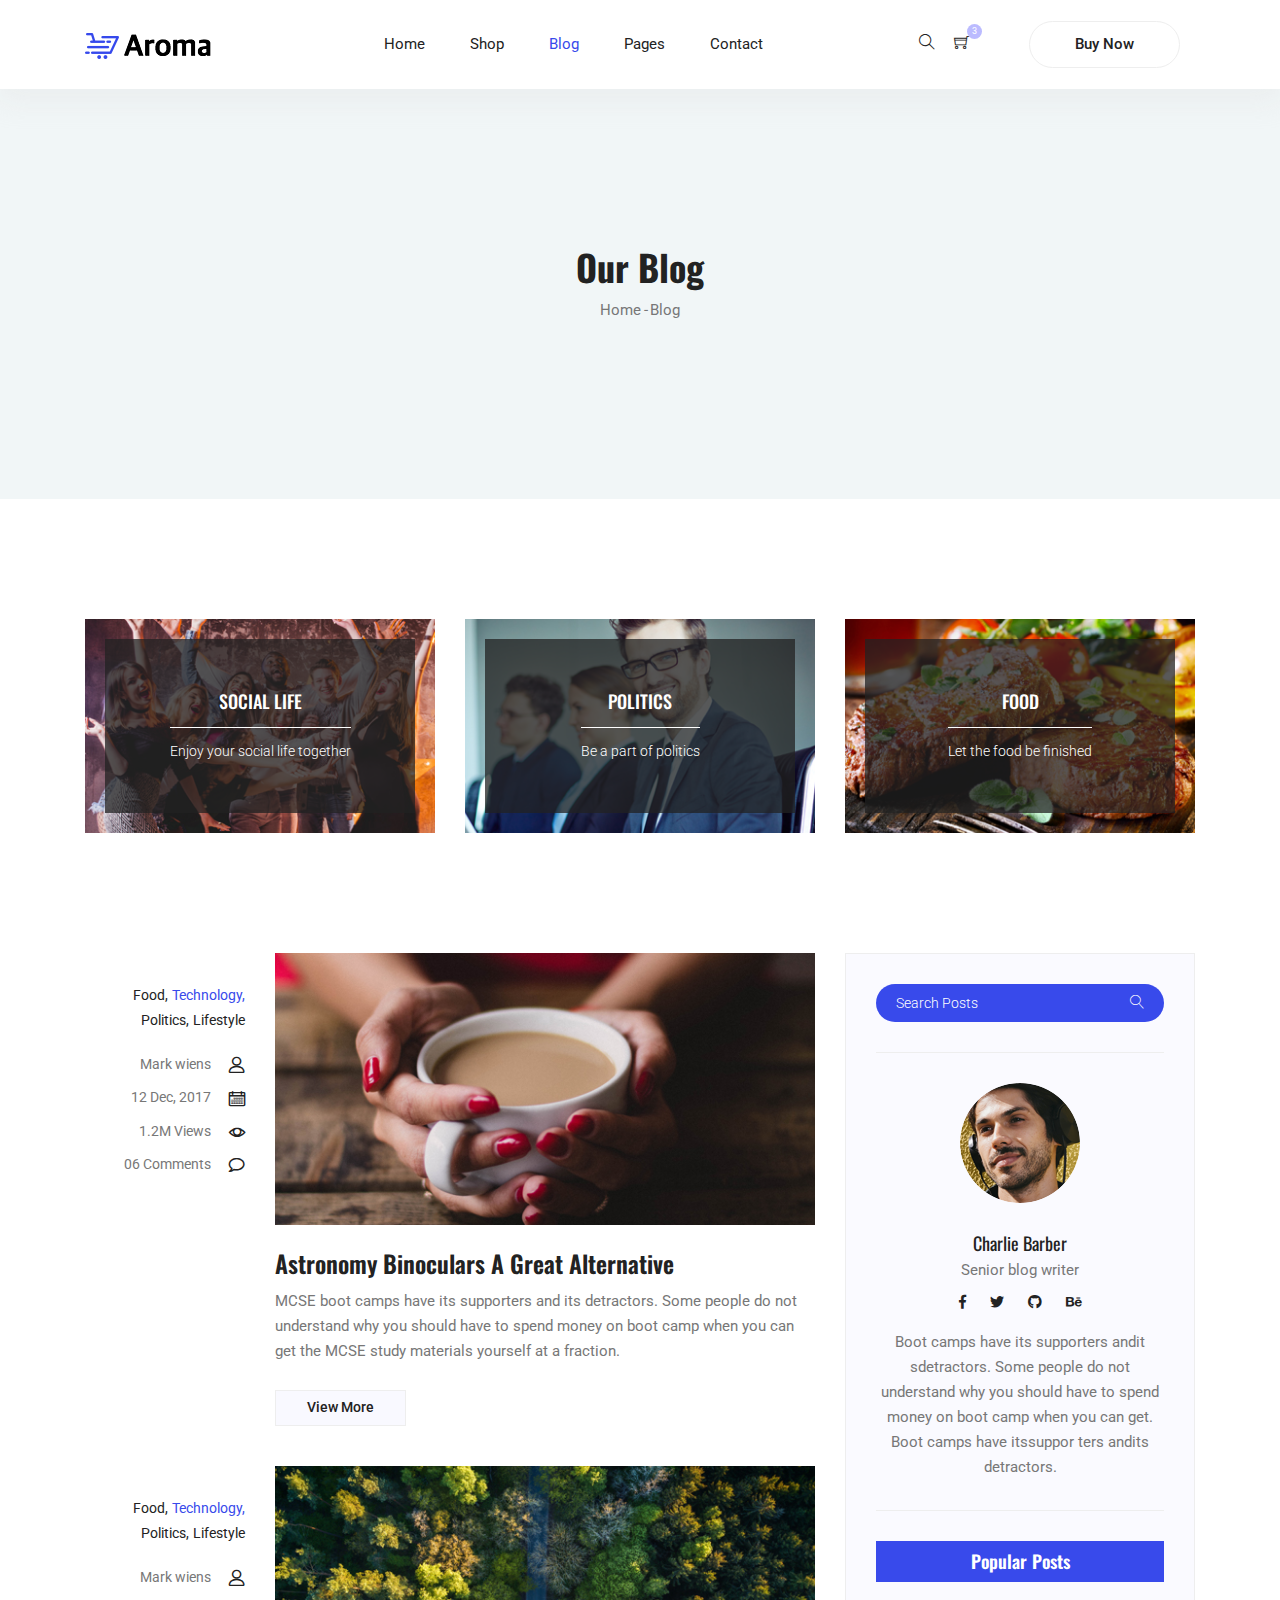
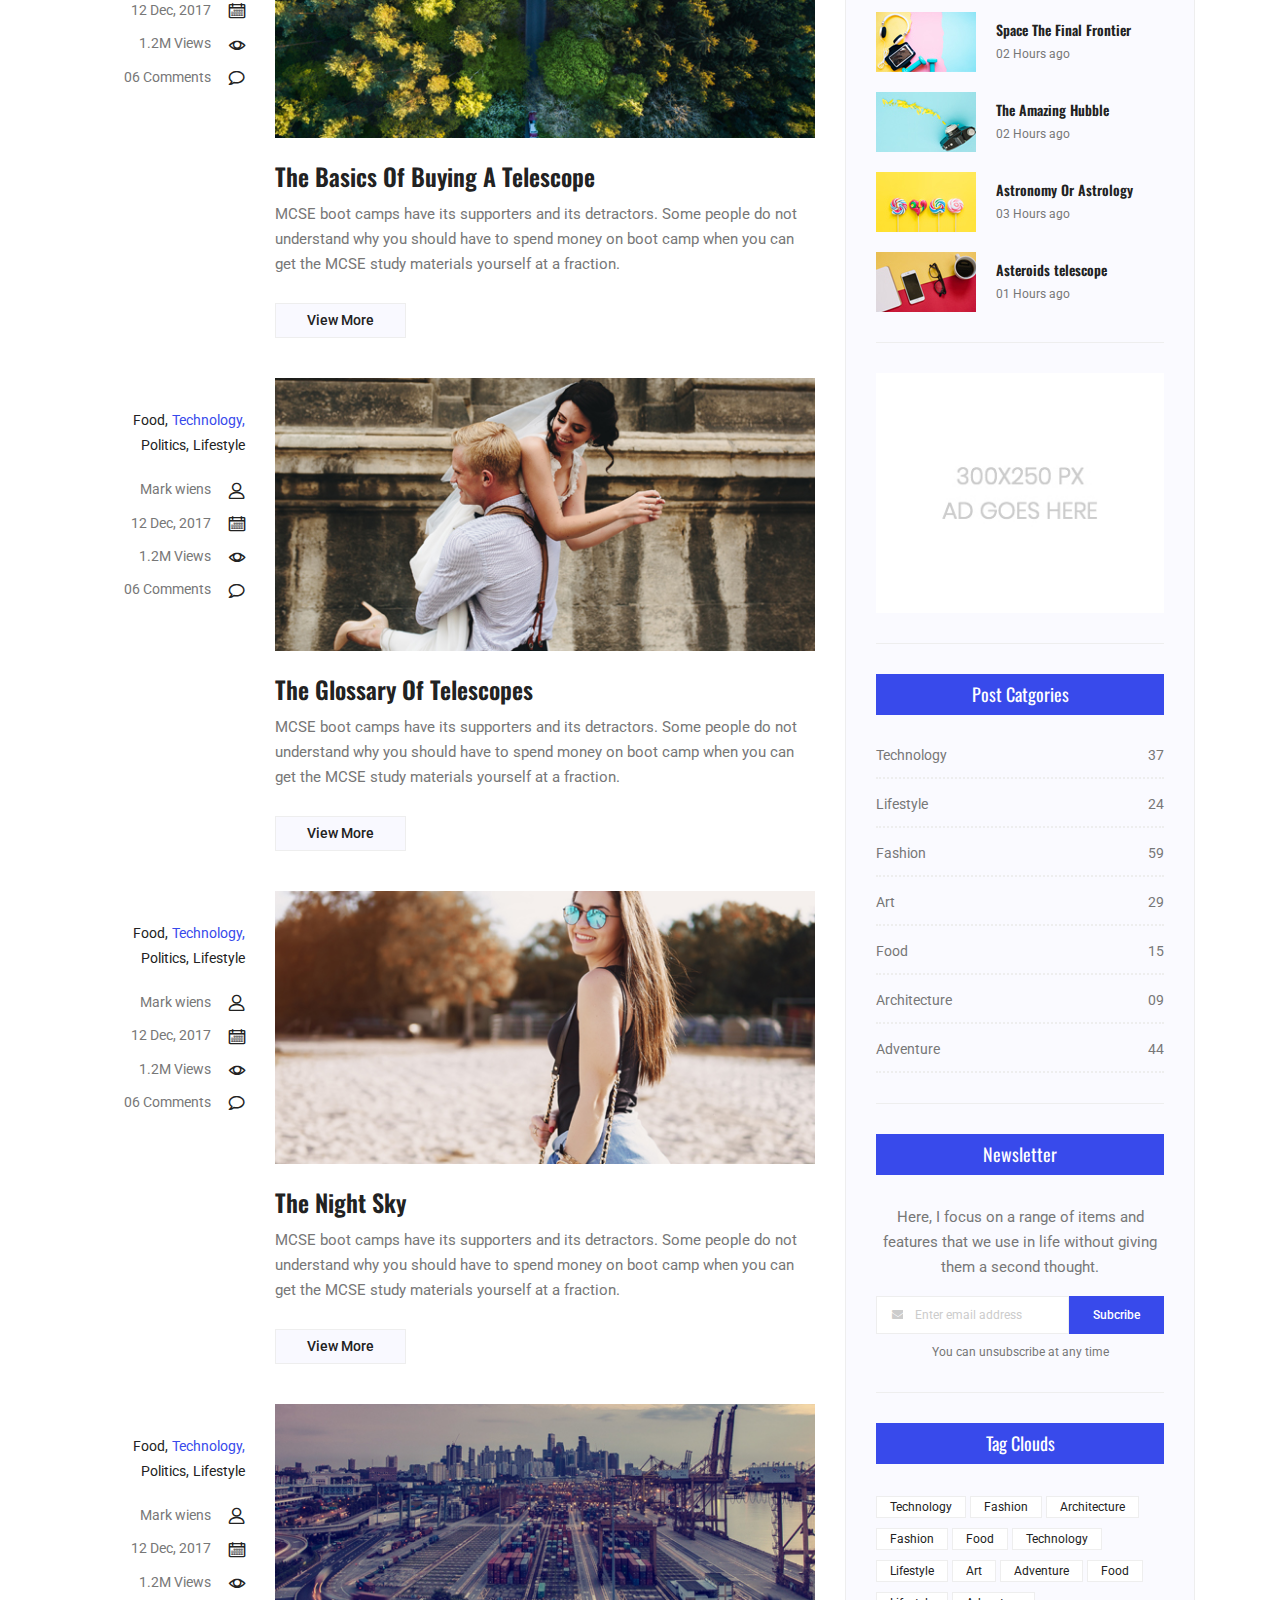
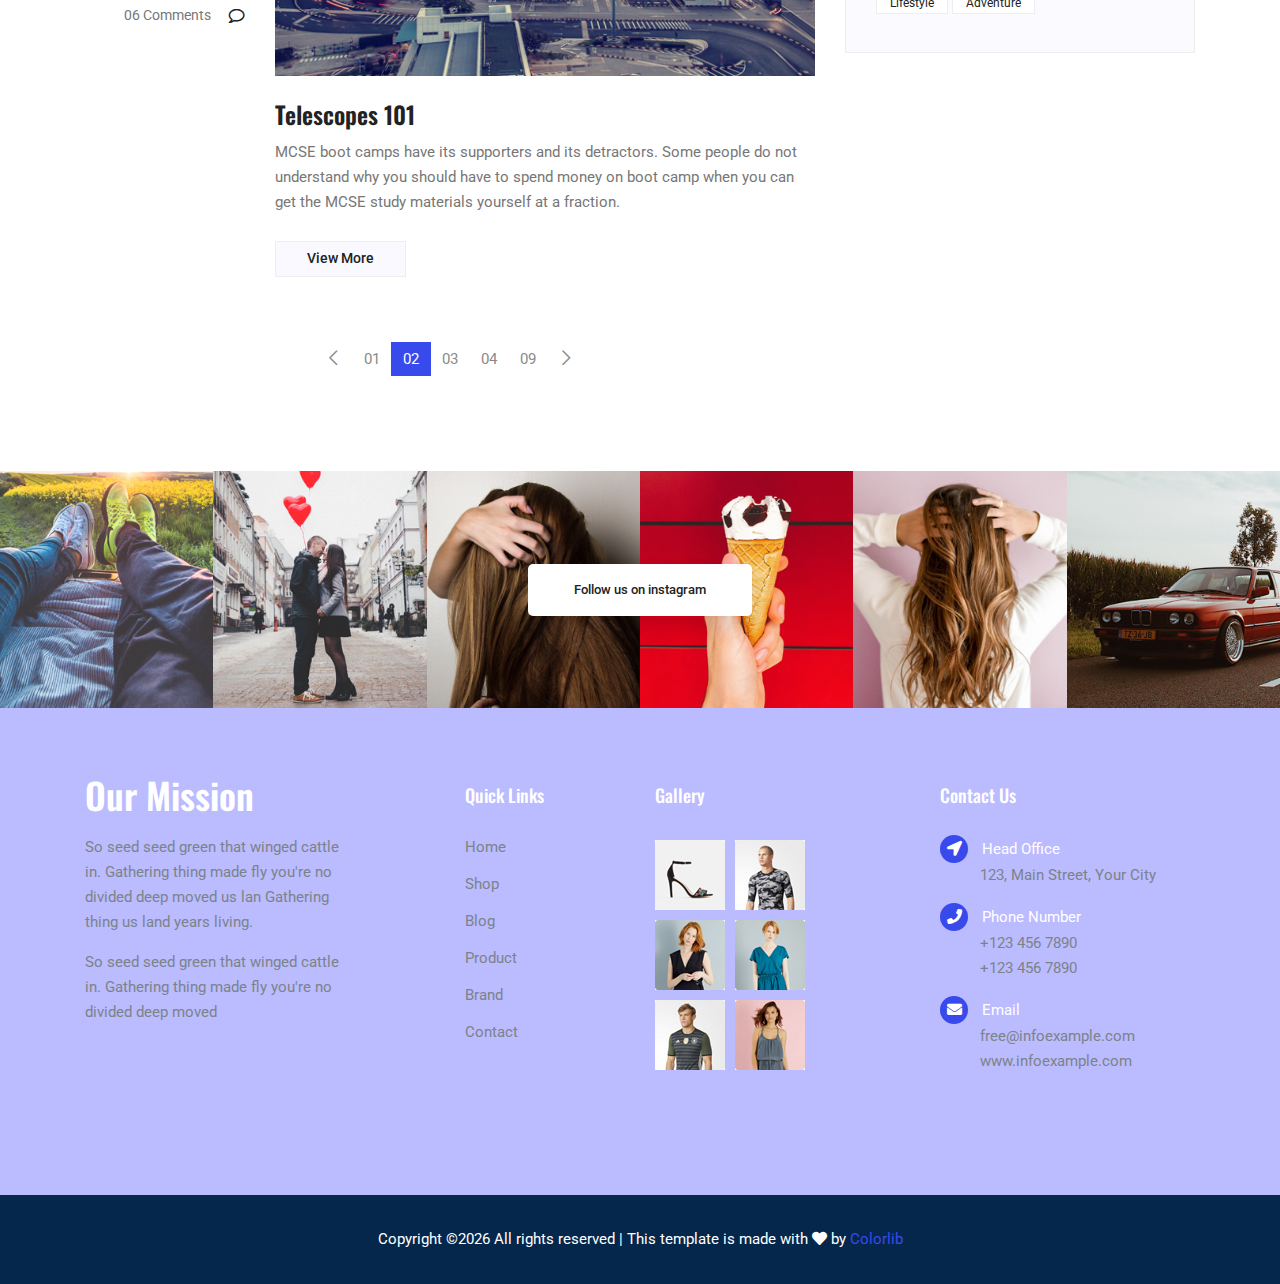
<file: meosinna/WebContent/blog.html>
<!DOCTYPE html>
<html lang="en">
<head>
  <meta charset="UTF-8">
  <meta name="viewport" content="width=device-width, initial-scale=1.0">
  <meta http-equiv="X-UA-Compatible" content="ie=edge">
  <title>Aroma Shop - Blog</title>
	<link rel="icon" href="img/Fevicon.png" type="image/png">
  <link rel="stylesheet" href="vendors/bootstrap/bootstrap.min.css">
  <link rel="stylesheet" href="vendors/fontawesome/css/all.min.css">
	<link rel="stylesheet" href="vendors/themify-icons/themify-icons.css">
	<link rel="stylesheet" href="vendors/linericon/style.css">
  <link rel="stylesheet" href="vendors/owl-carousel/owl.theme.default.min.css">
  <link rel="stylesheet" href="vendors/owl-carousel/owl.carousel.min.css">

  <link rel="stylesheet" href="css/style.css">
</head>
<body>
  <!--================ Start Header Menu Area =================-->
	<header class="header_area">
    <div class="main_menu">
      <nav class="navbar navbar-expand-lg navbar-light">
        <div class="container">
          <a class="navbar-brand logo_h" href="index.html"><img src="img/logo.png" alt=""></a>
          <button class="navbar-toggler" type="button" data-toggle="collapse" data-target="#navbarSupportedContent"
            aria-controls="navbarSupportedContent" aria-expanded="false" aria-label="Toggle navigation">
            <span class="icon-bar"></span>
            <span class="icon-bar"></span>
            <span class="icon-bar"></span>
          </button>
          <div class="collapse navbar-collapse offset" id="navbarSupportedContent">
            <ul class="nav navbar-nav menu_nav ml-auto mr-auto">
              <li class="nav-item"><a class="nav-link" href="index.html">Home</a></li>
              <li class="nav-item submenu dropdown">
                <a href="#" class="nav-link dropdown-toggle" data-toggle="dropdown" role="button" aria-haspopup="true"
                  aria-expanded="false">Shop</a>
                <ul class="dropdown-menu">
                  <li class="nav-item"><a class="nav-link" href="category.html">Shop Category</a></li>
                  <li class="nav-item"><a class="nav-link" href="single-product.html">Product Details</a></li>
                  <li class="nav-item"><a class="nav-link" href="checkout.html">Product Checkout</a></li>
                  <li class="nav-item"><a class="nav-link" href="confirmation.html">Confirmation</a></li>
                  <li class="nav-item"><a class="nav-link" href="cart.html">Shopping Cart</a></li>
                </ul>
							</li>
              <li class="nav-item active submenu dropdown">
                <a href="#" class="nav-link dropdown-toggle" data-toggle="dropdown" role="button" aria-haspopup="true"
                  aria-expanded="false">Blog</a>
                <ul class="dropdown-menu">
                  <li class="nav-item active"><a class="nav-link" href="blog.html">Blog Single</a></li>
                  <li class="nav-item"><a class="nav-link" href="single-blog.html">Blog Details</a></li>
                </ul>
							</li>
							<li class="nav-item submenu dropdown">
                <a href="#" class="nav-link dropdown-toggle" data-toggle="dropdown" role="button" aria-haspopup="true"
                  aria-expanded="false">Pages</a>
                <ul class="dropdown-menu">
                  <li class="nav-item"><a class="nav-link" href="login.html">Login</a></li>
                  <li class="nav-item"><a class="nav-link" href="register.html">Register</a></li>
                  <li class="nav-item"><a class="nav-link" href="tracking-order.html">Tracking</a></li>
                </ul>
              </li>
              <li class="nav-item"><a class="nav-link" href="contact.html">Contact</a></li>
            </ul>

            <ul class="nav-shop">
              <li class="nav-item"><button><i class="ti-search"></i></button></li>
              <li class="nav-item"><button><i class="ti-shopping-cart"></i><span class="nav-shop__circle">3</span></button> </li>
              <li class="nav-item"><a class="button button-header" href="#">Buy Now</a></li>
            </ul>
          </div>
        </div>
      </nav>
    </div>
  </header>
	<!--================ End Header Menu Area =================-->


  <!-- ================ start banner area ================= -->	
  <section class="blog-banner-area" id="blog">
    <div class="container h-100">
      <div class="blog-banner">
        <div class="text-center">
          <h1>Our Blog</h1>
          <nav aria-label="breadcrumb" class="banner-breadcrumb">
            <ol class="breadcrumb">
              <li class="breadcrumb-item"><a href="#">Home</a></li>
              <li class="breadcrumb-item active" aria-current="page">Blog</li>
            </ol>
          </nav>
        </div>
      </div>
    </div>
  </section>
  <!-- ================ end banner area ================= -->


  <!--================Blog Categorie Area =================-->
  <section class="blog_categorie_area">
    <div class="container">
      <div class="row">
        <div class="col-sm-6 col-lg-4 mb-4 mb-lg-0">
            <div class="categories_post">
                <img class="card-img rounded-0" src="img/blog/cat-post/cat-post-3.jpg" alt="post">
                <div class="categories_details">
                    <div class="categories_text">
                        <a href="single-blog.html">
                            <h5>Social Life</h5>
                        </a>
                        <div class="border_line"></div>
                        <p>Enjoy your social life together</p>
                    </div>
                </div>
            </div>
        </div>
        <div class="col-sm-6 col-lg-4 mb-4 mb-lg-0">
          <div class="categories_post">
            <img class="card-img rounded-0" src="img/blog/cat-post/cat-post-2.jpg" alt="post">
            <div class="categories_details">
              <div class="categories_text">
                <a href="single-blog.html">
                    <h5>Politics</h5>
                </a>
                <div class="border_line"></div>
                <p>Be a part of politics</p>
              </div>
            </div>
          </div>
        </div>
        <div class="col-sm-6 col-lg-4 mb-4 mb-lg-0">
            <div class="categories_post">
                <img class="card-img rounded-0" src="img/blog/cat-post/cat-post-1.jpg" alt="post">
                <div class="categories_details">
                    <div class="categories_text">
                        <a href="single-blog.html">
                            <h5>Food</h5>
                        </a>
                        <div class="border_line"></div>
                        <p>Let the food be finished</p>
                    </div>
                </div>
            </div>
        </div>
      </div>
    </div>
  </section>
  <!--================Blog Categorie Area =================-->

  <!--================Blog Area =================-->
  <section class="blog_area">
      <div class="container">
          <div class="row">
              <div class="col-lg-8">
                  <div class="blog_left_sidebar">
                      <article class="row blog_item">
                          <div class="col-md-3">
                              <div class="blog_info text-right">
                                  <div class="post_tag">
                                      <a href="#">Food,</a>
                                      <a class="active" href="#">Technology,</a>
                                      <a href="#">Politics,</a>
                                      <a href="#">Lifestyle</a>
                                  </div>
                                  <ul class="blog_meta list">
                                      <li>
                                          <a href="#">Mark wiens
                                              <i class="lnr lnr-user"></i>
                                          </a>
                                      </li>
                                      <li>
                                          <a href="#">12 Dec, 2017
                                              <i class="lnr lnr-calendar-full"></i>
                                          </a>
                                      </li>
                                      <li>
                                          <a href="#">1.2M Views
                                              <i class="lnr lnr-eye"></i>
                                          </a>
                                      </li>
                                      <li>
                                          <a href="#">06 Comments
                                              <i class="lnr lnr-bubble"></i>
                                          </a>
                                      </li>
                                  </ul>
                              </div>
                          </div>
                          <div class="col-md-9">
                              <div class="blog_post">
                                  <img src="img/blog/main-blog/m-blog-1.jpg" alt="">
                                  <div class="blog_details">
                                      <a href="single-blog.html">
                                          <h2>Astronomy Binoculars A Great Alternative</h2>
                                      </a>
                                      <p>MCSE boot camps have its supporters and its detractors. Some people do not understand
                                          why you should have to spend money on boot camp when you can get the MCSE study
                                          materials yourself at a fraction.</p>
                                      <a class="button button-blog" href="single-blog.html">View More</a>
                                  </div>
                              </div>
                          </div>
                      </article>
                      <article class="row blog_item">
                          <div class="col-md-3">
                              <div class="blog_info text-right">
                                  <div class="post_tag">
                                      <a href="#">Food,</a>
                                      <a class="active" href="#">Technology,</a>
                                      <a href="#">Politics,</a>
                                      <a href="#">Lifestyle</a>
                                  </div>
                                  <ul class="blog_meta list">
                                      <li>
                                          <a href="#">Mark wiens
                                              <i class="lnr lnr-user"></i>
                                          </a>
                                      </li>
                                      <li>
                                          <a href="#">12 Dec, 2017
                                              <i class="lnr lnr-calendar-full"></i>
                                          </a>
                                      </li>
                                      <li>
                                          <a href="#">1.2M Views
                                              <i class="lnr lnr-eye"></i>
                                          </a>
                                      </li>
                                      <li>
                                          <a href="#">06 Comments
                                              <i class="lnr lnr-bubble"></i>
                                          </a>
                                      </li>
                                  </ul>
                              </div>
                          </div>
                          <div class="col-md-9">
                              <div class="blog_post">
                                  <img src="img/blog/main-blog/m-blog-2.jpg" alt="">
                                  <div class="blog_details">
                                      <a href="single-blog.html">
                                          <h2>The Basics Of Buying A Telescope</h2>
                                      </a>
                                      <p>MCSE boot camps have its supporters and its detractors. Some people do not understand
                                          why you should have to spend money on boot camp when you can get the MCSE study
                                          materials yourself at a fraction.</p>
                                      <a href="single-blog.html" class="button button-blog">View More</a>
                                  </div>
                              </div>
                          </div>
                      </article>
                      <article class="row blog_item">
                          <div class="col-md-3">
                              <div class="blog_info text-right">
                                  <div class="post_tag">
                                      <a href="#">Food,</a>
                                      <a class="active" href="#">Technology,</a>
                                      <a href="#">Politics,</a>
                                      <a href="#">Lifestyle</a>
                                  </div>
                                  <ul class="blog_meta list">
                                      <li>
                                          <a href="#">Mark wiens
                                              <i class="lnr lnr-user"></i>
                                          </a>
                                      </li>
                                      <li>
                                          <a href="#">12 Dec, 2017
                                              <i class="lnr lnr-calendar-full"></i>
                                          </a>
                                      </li>
                                      <li>
                                          <a href="#">1.2M Views
                                              <i class="lnr lnr-eye"></i>
                                          </a>
                                      </li>
                                      <li>
                                          <a href="#">06 Comments
                                              <i class="lnr lnr-bubble"></i>
                                          </a>
                                      </li>
                                  </ul>
                              </div>
                          </div>
                          <div class="col-md-9">
                              <div class="blog_post">
                                  <img src="img/blog/main-blog/m-blog-3.jpg" alt="">
                                  <div class="blog_details">
                                      <a href="single-blog.html">
                                          <h2>The Glossary Of Telescopes</h2>
                                      </a>
                                      <p>MCSE boot camps have its supporters and its detractors. Some people do not understand
                                          why you should have to spend money on boot camp when you can get the MCSE study
                                          materials yourself at a fraction.</p>
                                      <a href="single-blog.html" class="button button-blog">View More</a>
                                  </div>
                              </div>
                          </div>
                      </article>
                      <article class="row blog_item">
                          <div class="col-md-3">
                              <div class="blog_info text-right">
                                  <div class="post_tag">
                                      <a href="#">Food,</a>
                                      <a class="active" href="#">Technology,</a>
                                      <a href="#">Politics,</a>
                                      <a href="#">Lifestyle</a>
                                  </div>
                                  <ul class="blog_meta list">
                                      <li>
                                          <a href="#">Mark wiens
                                              <i class="lnr lnr-user"></i>
                                          </a>
                                      </li>
                                      <li>
                                          <a href="#">12 Dec, 2017
                                              <i class="lnr lnr-calendar-full"></i>
                                          </a>
                                      </li>
                                      <li>
                                          <a href="#">1.2M Views
                                              <i class="lnr lnr-eye"></i>
                                          </a>
                                      </li>
                                      <li>
                                          <a href="#">06 Comments
                                              <i class="lnr lnr-bubble"></i>
                                          </a>
                                      </li>
                                  </ul>
                              </div>
                          </div>
                          <div class="col-md-9">
                              <div class="blog_post">
                                  <img src="img/blog/main-blog/m-blog-4.jpg" alt="">
                                  <div class="blog_details">
                                      <a href="single-blog.html">
                                          <h2>The Night Sky</h2>
                                      </a>
                                      <p>MCSE boot camps have its supporters and its detractors. Some people do not understand
                                          why you should have to spend money on boot camp when you can get the MCSE study
                                          materials yourself at a fraction.</p>
                                      <a href="single-blog.html" class="button button-blog">View More</a>
                                  </div>
                              </div>
                          </div>
                      </article>
                      <article class="row blog_item">
                          <div class="col-md-3">
                              <div class="blog_info text-right">
                                  <div class="post_tag">
                                      <a href="#">Food,</a>
                                      <a class="active" href="#">Technology,</a>
                                      <a href="#">Politics,</a>
                                      <a href="#">Lifestyle</a>
                                  </div>
                                  <ul class="blog_meta list">
                                      <li>
                                          <a href="#">Mark wiens
                                              <i class="lnr lnr-user"></i>
                                          </a>
                                      </li>
                                      <li>
                                          <a href="#">12 Dec, 2017
                                              <i class="lnr lnr-calendar-full"></i>
                                          </a>
                                      </li>
                                      <li>
                                          <a href="#">1.2M Views
                                              <i class="lnr lnr-eye"></i>
                                          </a>
                                      </li>
                                      <li>
                                          <a href="#">06 Comments
                                              <i class="lnr lnr-bubble"></i>
                                          </a>
                                      </li>
                                  </ul>
                              </div>
                          </div>
                          <div class="col-md-9">
                              <div class="blog_post">
                                  <img src="img/blog/main-blog/m-blog-5.jpg" alt="">
                                  <div class="blog_details">
                                      <a href="single-blog.html">
                                          <h2>Telescopes 101</h2>
                                      </a>
                                      <p>MCSE boot camps have its supporters and its detractors. Some people do not understand
                                          why you should have to spend money on boot camp when you can get the MCSE study
                                          materials yourself at a fraction.</p>
                                      <a href="single-blog.html" class="button button-blog">View More</a>
                                  </div>
                              </div>
                          </div>
                      </article>
                      <nav class="blog-pagination justify-content-center d-flex">
                          <ul class="pagination">
                              <li class="page-item">
                                  <a href="#" class="page-link" aria-label="Previous">
                                      <span aria-hidden="true">
                                          <span class="lnr lnr-chevron-left"></span>
                                      </span>
                                  </a>
                              </li>
                              <li class="page-item">
                                  <a href="#" class="page-link">01</a>
                              </li>
                              <li class="page-item active">
                                  <a href="#" class="page-link">02</a>
                              </li>
                              <li class="page-item">
                                  <a href="#" class="page-link">03</a>
                              </li>
                              <li class="page-item">
                                  <a href="#" class="page-link">04</a>
                              </li>
                              <li class="page-item">
                                  <a href="#" class="page-link">09</a>
                              </li>
                              <li class="page-item">
                                  <a href="#" class="page-link" aria-label="Next">
                                      <span aria-hidden="true">
                                          <span class="lnr lnr-chevron-right"></span>
                                      </span>
                                  </a>
                              </li>
                          </ul>
                      </nav>
                  </div>
              </div>
              <div class="col-lg-4">
                  <div class="blog_right_sidebar">
                      <aside class="single_sidebar_widget search_widget">
                          <div class="input-group">
                              <input type="text" class="form-control" placeholder="Search Posts">
                              <span class="input-group-btn">
                                  <button class="btn btn-default" type="button">
                                      <i class="lnr lnr-magnifier"></i>
                                  </button>
                              </span>
                          </div>
                          <!-- /input-group -->
                          <div class="br"></div>
                      </aside>
                      <aside class="single_sidebar_widget author_widget">
                          <img class="author_img rounded-circle" src="img/blog/author.png" alt="">
                          <h4>Charlie Barber</h4>
                          <p>Senior blog writer</p>
                          <div class="social_icon">
                              <a href="#">
                                  <i class="fab fa-facebook-f"></i>
                              </a>
                              <a href="#">
                                  <i class="fab fa-twitter"></i>
                              </a>
                              <a href="#">
                                  <i class="fab fa-github"></i>
                              </a>
                              <a href="#">
                                <i class="fab fa-behance"></i>
                              </a>
                          </div>
                          <p>Boot camps have its supporters andit sdetractors. Some people do not understand why you should
                              have to spend money on boot camp when you can get. Boot camps have itssuppor ters andits
                              detractors.
                          </p>
                          <div class="br"></div>
                      </aside>
                      <aside class="single_sidebar_widget popular_post_widget">
                          <h3 class="widget_title">Popular Posts</h3>
                          <div class="media post_item">
                              <img src="img/blog/popular-post/post1.jpg" alt="post">
                              <div class="media-body">
                                  <a href="single-blog.html">
                                      <h3>Space The Final Frontier</h3>
                                  </a>
                                  <p>02 Hours ago</p>
                              </div>
                          </div>
                          <div class="media post_item">
                              <img src="img/blog/popular-post/post2.jpg" alt="post">
                              <div class="media-body">
                                  <a href="single-blog.html">
                                      <h3>The Amazing Hubble</h3>
                                  </a>
                                  <p>02 Hours ago</p>
                              </div>
                          </div>
                          <div class="media post_item">
                              <img src="img/blog/popular-post/post3.jpg" alt="post">
                              <div class="media-body">
                                  <a href="single-blog.html">
                                      <h3>Astronomy Or Astrology</h3>
                                  </a>
                                  <p>03 Hours ago</p>
                              </div>
                          </div>
                          <div class="media post_item">
                              <img src="img/blog/popular-post/post4.jpg" alt="post">
                              <div class="media-body">
                                  <a href="single-blog.html">
                                      <h3>Asteroids telescope</h3>
                                  </a>
                                  <p>01 Hours ago</p>
                              </div>
                          </div>
                          <div class="br"></div>
                      </aside>
                      <aside class="single_sidebar_widget ads_widget">
                          <a href="#">
                              <img class="img-fluid" src="img/blog/add.jpg" alt="">
                          </a>
                          <div class="br"></div>
                      </aside>
                      <aside class="single_sidebar_widget post_category_widget">
                          <h4 class="widget_title">Post Catgories</h4>
                          <ul class="list cat-list">
                              <li>
                                  <a href="#" class="d-flex justify-content-between">
                                      <p>Technology</p>
                                      <p>37</p>
                                  </a>
                              </li>
                              <li>
                                  <a href="#" class="d-flex justify-content-between">
                                      <p>Lifestyle</p>
                                      <p>24</p>
                                  </a>
                              </li>
                              <li>
                                  <a href="#" class="d-flex justify-content-between">
                                      <p>Fashion</p>
                                      <p>59</p>
                                  </a>
                              </li>
                              <li>
                                  <a href="#" class="d-flex justify-content-between">
                                      <p>Art</p>
                                      <p>29</p>
                                  </a>
                              </li>
                              <li>
                                  <a href="#" class="d-flex justify-content-between">
                                      <p>Food</p>
                                      <p>15</p>
                                  </a>
                              </li>
                              <li>
                                  <a href="#" class="d-flex justify-content-between">
                                      <p>Architecture</p>
                                      <p>09</p>
                                  </a>
                              </li>
                              <li>
                                  <a href="#" class="d-flex justify-content-between">
                                      <p>Adventure</p>
                                      <p>44</p>
                                  </a>
                              </li>
                          </ul>
                          <div class="br"></div>
                      </aside>
                      <aside class="single-sidebar-widget newsletter_widget">
                          <h4 class="widget_title">Newsletter</h4>
                          <p>
                              Here, I focus on a range of items and features that we use in life without giving them a second thought.
                          </p>
                          <div class="form-group d-flex flex-row">
                              <div class="input-group">
                                  <div class="input-group-prepend">
                                      <div class="input-group-text">
                                          <i class="fa fa-envelope" aria-hidden="true"></i>
                                      </div>
                                  </div>
                                  <input type="text" class="form-control" id="inlineFormInputGroup" placeholder="Enter email address" onfocus="this.placeholder = ''"
                                      onblur="this.placeholder = 'Enter email'">
                              </div>
                              <a href="#" class="bbtns">Subcribe</a>
                          </div>
                          <p class="text-bottom">You can unsubscribe at any time</p>
                          <div class="br"></div>
                      </aside>
                      <aside class="single-sidebar-widget tag_cloud_widget">
                          <h4 class="widget_title">Tag Clouds</h4>
                          <ul class="list">
                              <li>
                                  <a href="#">Technology</a>
                              </li>
                              <li>
                                  <a href="#">Fashion</a>
                              </li>
                              <li>
                                  <a href="#">Architecture</a>
                              </li>
                              <li>
                                  <a href="#">Fashion</a>
                              </li>
                              <li>
                                  <a href="#">Food</a>
                              </li>
                              <li>
                                  <a href="#">Technology</a>
                              </li>
                              <li>
                                  <a href="#">Lifestyle</a>
                              </li>
                              <li>
                                  <a href="#">Art</a>
                              </li>
                              <li>
                                  <a href="#">Adventure</a>
                              </li>
                              <li>
                                  <a href="#">Food</a>
                              </li>
                              <li>
                                  <a href="#">Lifestyle</a>
                              </li>
                              <li>
                                  <a href="#">Adventure</a>
                              </li>
                          </ul>
                      </aside>
                  </div>
              </div>
          </div>
      </div>
  </section>
  <!--================Blog Area =================-->

  <!--================Instagram Area =================-->
  <section class="instagram_area">
    <div class="container box_1620">
      <div class="insta_btn">
        <a class="btn theme_btn" href="#">Follow us on instagram</a>
      </div>
      <div class="instagram_image row m0">
        <a href="#"><img src="img/instagram/ins-1.jpg" alt=""></a>
        <a href="#"><img src="img/instagram/ins-2.jpg" alt=""></a>
        <a href="#"><img src="img/instagram/ins-3.jpg" alt=""></a>
        <a href="#"><img src="img/instagram/ins-4.jpg" alt=""></a>
        <a href="#"><img src="img/instagram/ins-5.jpg" alt=""></a>
        <a href="#"><img src="img/instagram/ins-6.jpg" alt=""></a>
      </div>
    </div>
  </section>
  <!--================End Instagram Area =================-->
  

  <!--================ Start footer Area  =================-->	
	<footer>
		<div class="footer-area">
			<div class="container">
				<div class="row section_gap">
					<div class="col-lg-3 col-md-6 col-sm-6">
						<div class="single-footer-widget tp_widgets">
							<h4 class="footer_title large_title">Our Mission</h4>
							<p>
								So seed seed green that winged cattle in. Gathering thing made fly you're no 
								divided deep moved us lan Gathering thing us land years living.
							</p>
							<p>
								So seed seed green that winged cattle in. Gathering thing made fly you're no divided deep moved 
							</p>
						</div>
					</div>
					<div class="offset-lg-1 col-lg-2 col-md-6 col-sm-6">
						<div class="single-footer-widget tp_widgets">
							<h4 class="footer_title">Quick Links</h4>
							<ul class="list">
								<li><a href="#">Home</a></li>
								<li><a href="#">Shop</a></li>
								<li><a href="#">Blog</a></li>
								<li><a href="#">Product</a></li>
								<li><a href="#">Brand</a></li>
								<li><a href="#">Contact</a></li>
							</ul>
						</div>
					</div>
					<div class="col-lg-2 col-md-6 col-sm-6">
						<div class="single-footer-widget instafeed">
							<h4 class="footer_title">Gallery</h4>
							<ul class="list instafeed d-flex flex-wrap">
								<li><img src="img/gallery/r1.jpg" alt=""></li>
								<li><img src="img/gallery/r2.jpg" alt=""></li>
								<li><img src="img/gallery/r3.jpg" alt=""></li>
								<li><img src="img/gallery/r5.jpg" alt=""></li>
								<li><img src="img/gallery/r7.jpg" alt=""></li>
								<li><img src="img/gallery/r8.jpg" alt=""></li>
							</ul>
						</div>
					</div>
					<div class="offset-lg-1 col-lg-3 col-md-6 col-sm-6">
						<div class="single-footer-widget tp_widgets">
							<h4 class="footer_title">Contact Us</h4>
							<div class="ml-40">
								<p class="sm-head">
									<span class="fa fa-location-arrow"></span>
									Head Office
								</p>
								<p>123, Main Street, Your City</p>
	
								<p class="sm-head">
									<span class="fa fa-phone"></span>
									Phone Number
								</p>
								<p>
									+123 456 7890 <br>
									+123 456 7890
								</p>
	
								<p class="sm-head">
									<span class="fa fa-envelope"></span>
									Email
								</p>
								<p>
									free@infoexample.com <br>
									www.infoexample.com
								</p>
							</div>
						</div>
					</div>
				</div>
			</div>
		</div>

		<div class="footer-bottom">
			<div class="container">
				<div class="row d-flex">
					<p class="col-lg-12 footer-text text-center">
						<!-- Link back to Colorlib can't be removed. Template is licensed under CC BY 3.0. -->
Copyright &copy;<script>document.write(new Date().getFullYear());</script> All rights reserved | This template is made with <i class="fa fa-heart" aria-hidden="true"></i> by <a href="https://colorlib.com" target="_blank">Colorlib</a>
<!-- Link back to Colorlib can't be removed. Template is licensed under CC BY 3.0. --></p>
				</div>
			</div>
		</div>
	</footer>
	<!--================ End footer Area  =================-->



  <script src="vendors/jquery/jquery-3.2.1.min.js"></script>
  <script src="vendors/bootstrap/bootstrap.bundle.min.js"></script>
  <script src="vendors/skrollr.min.js"></script>
  <script src="vendors/owl-carousel/owl.carousel.min.js"></script>
  <script src="vendors/nice-select/jquery.nice-select.min.js"></script>
  <script src="vendors/jquery.ajaxchimp.min.js"></script>
  <script src="vendors/mail-script.js"></script>
  <script src="js/main.js"></script>
</body>
</html>
</file>
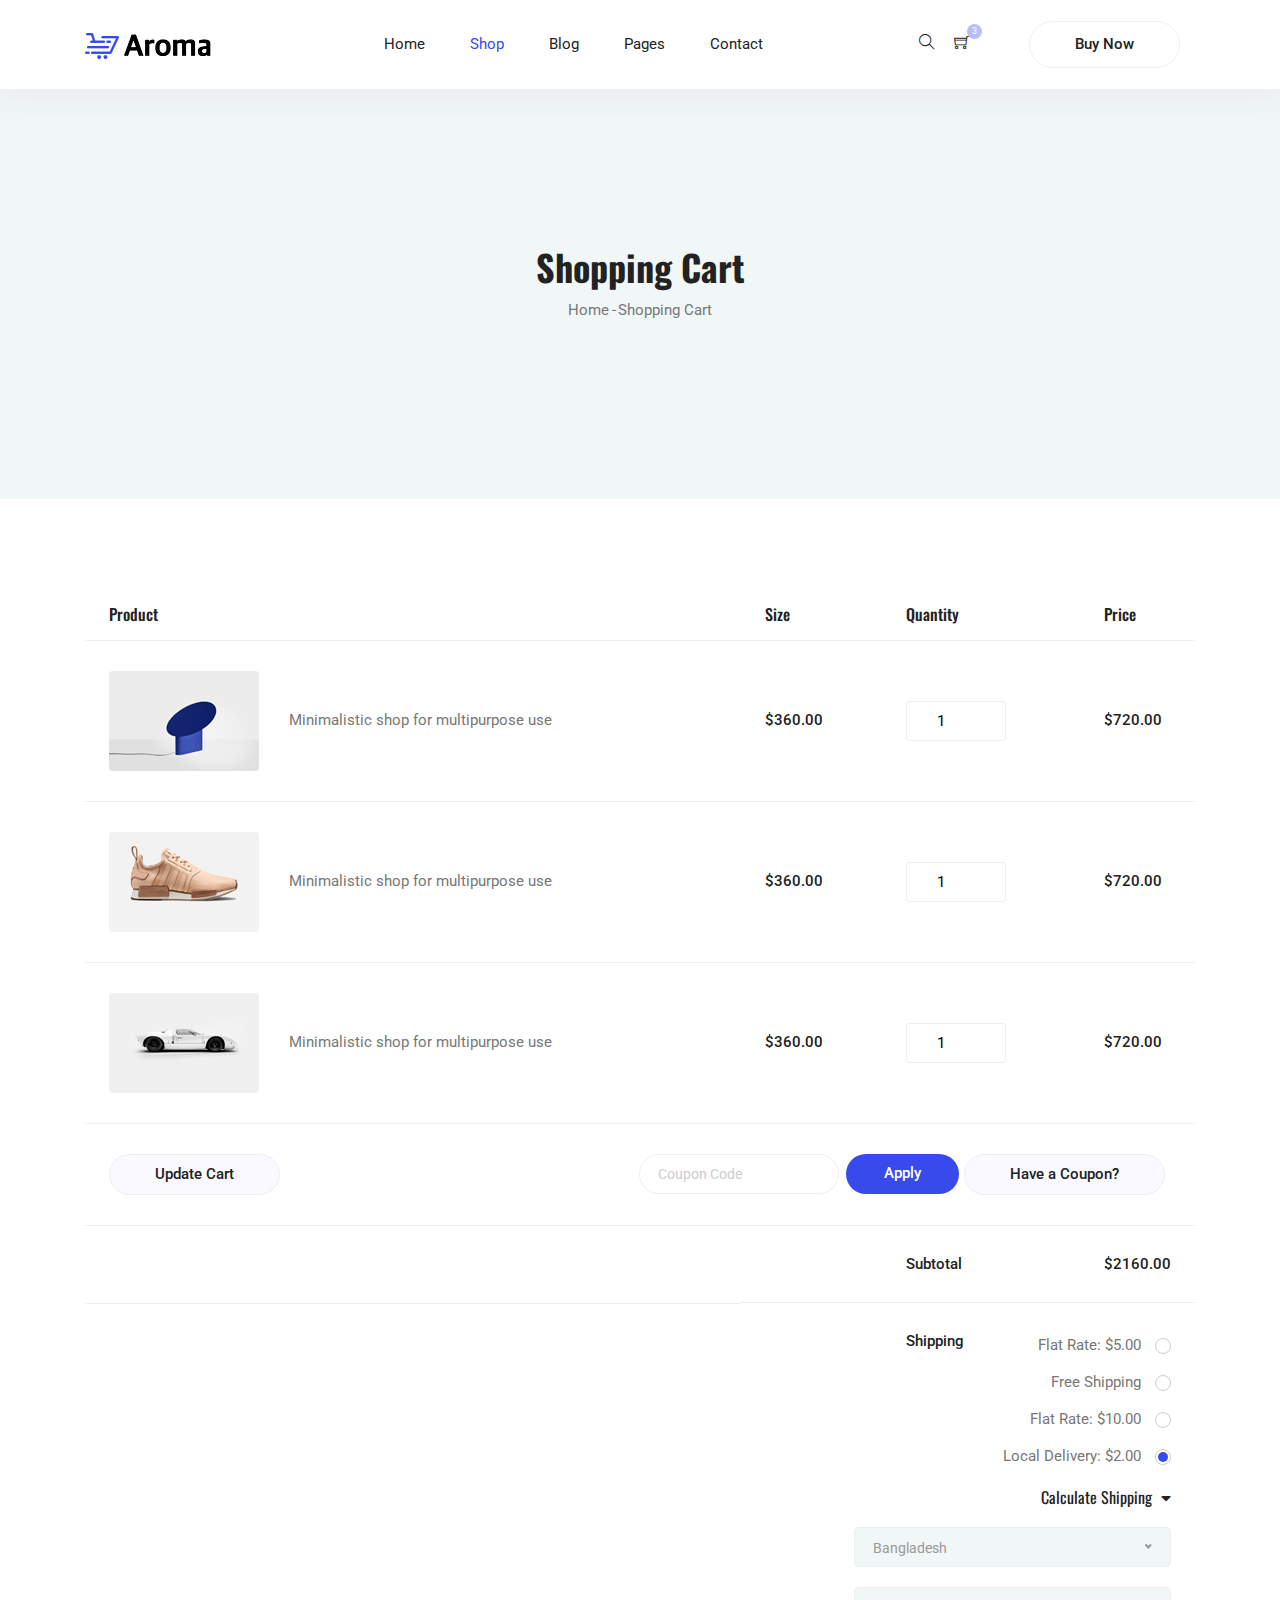
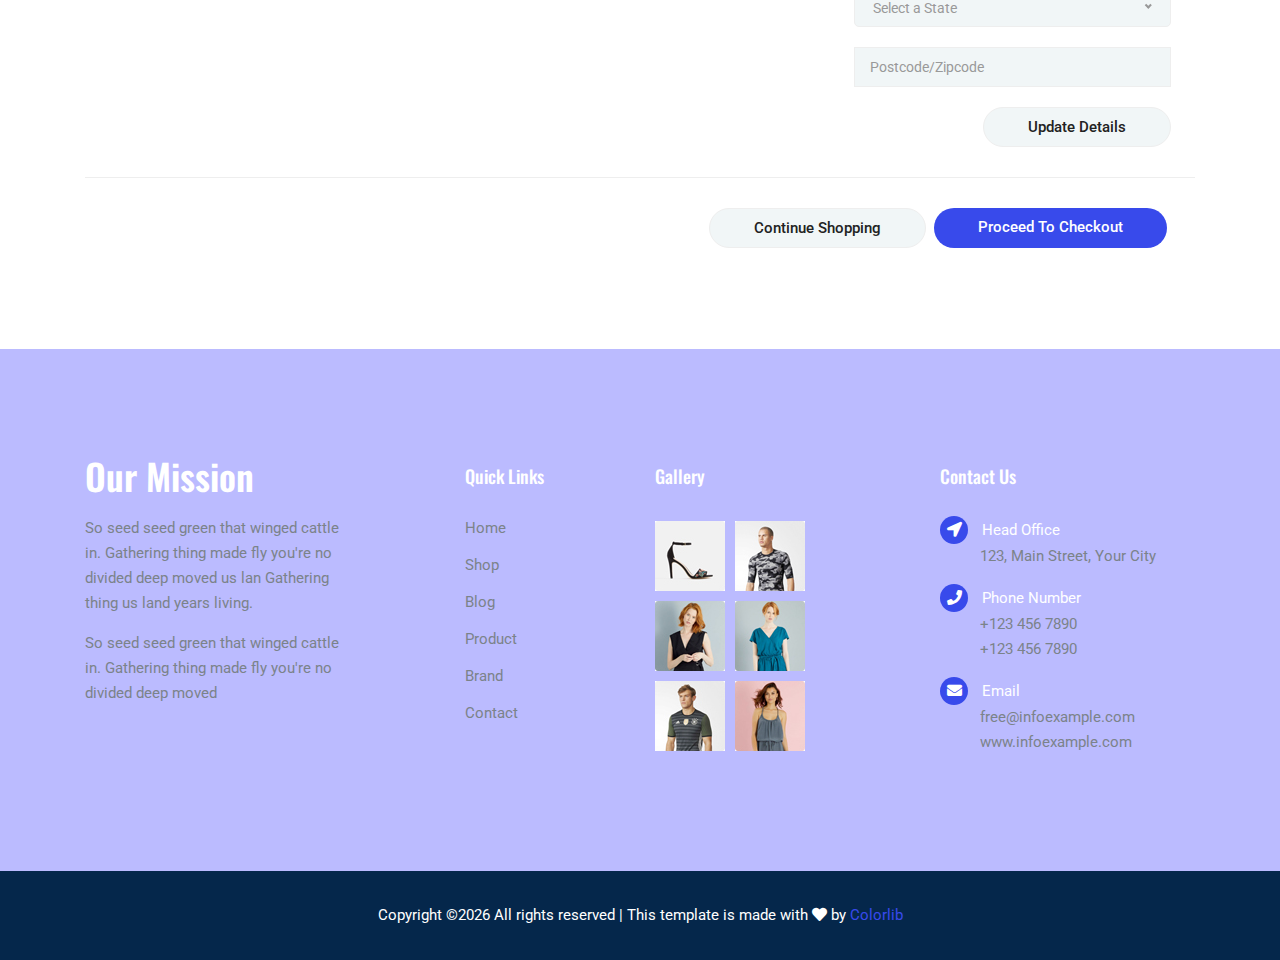
<file: meosinna/WebContent/cart.html>
<!DOCTYPE html>
<html lang="en">
<head>
  <meta charset="UTF-8">
  <meta name="viewport" content="width=device-width, initial-scale=1.0">
  <meta http-equiv="X-UA-Compatible" content="ie=edge">
  <title>Aroma Shop - Cart</title>
	<link rel="icon" href="img/Fevicon.png" type="image/png">
  <link rel="stylesheet" href="vendors/bootstrap/bootstrap.min.css">
  <link rel="stylesheet" href="vendors/fontawesome/css/all.min.css">
	<link rel="stylesheet" href="vendors/themify-icons/themify-icons.css">
	<link rel="stylesheet" href="vendors/linericon/style.css">
  <link rel="stylesheet" href="vendors/owl-carousel/owl.theme.default.min.css">
  <link rel="stylesheet" href="vendors/owl-carousel/owl.carousel.min.css">
  <link rel="stylesheet" href="vendors/nice-select/nice-select.css">
  <link rel="stylesheet" href="vendors/nouislider/nouislider.min.css">

  <link rel="stylesheet" href="css/style.css">
</head>
<body>
  <!--================ Start Header Menu Area =================-->
	<header class="header_area">
    <div class="main_menu">
      <nav class="navbar navbar-expand-lg navbar-light">
        <div class="container">
          <a class="navbar-brand logo_h" href="index.html"><img src="img/logo.png" alt=""></a>
          <button class="navbar-toggler" type="button" data-toggle="collapse" data-target="#navbarSupportedContent"
            aria-controls="navbarSupportedContent" aria-expanded="false" aria-label="Toggle navigation">
            <span class="icon-bar"></span>
            <span class="icon-bar"></span>
            <span class="icon-bar"></span>
          </button>
          <div class="collapse navbar-collapse offset" id="navbarSupportedContent">
            <ul class="nav navbar-nav menu_nav ml-auto mr-auto">
              <li class="nav-item"><a class="nav-link" href="index.html">Home</a></li>
              <li class="nav-item active submenu dropdown">
                <a href="#" class="nav-link dropdown-toggle" data-toggle="dropdown" role="button" aria-haspopup="true"
                  aria-expanded="false">Shop</a>
                <ul class="dropdown-menu">
                  <li class="nav-item"><a class="nav-link" href="category.html">Shop Category</a></li>
                  <li class="nav-item"><a class="nav-link" href="single-product.html">Product Details</a></li>
                  <li class="nav-item"><a class="nav-link" href="checkout.html">Product Checkout</a></li>
                  <li class="nav-item"><a class="nav-link" href="confirmation.html">Confirmation</a></li>
                  <li class="nav-item"><a class="nav-link" href="cart.html">Shopping Cart</a></li>
                </ul>
							</li>
              <li class="nav-item submenu dropdown">
                <a href="#" class="nav-link dropdown-toggle" data-toggle="dropdown" role="button" aria-haspopup="true"
                  aria-expanded="false">Blog</a>
                <ul class="dropdown-menu">
                  <li class="nav-item"><a class="nav-link" href="blog.html">Blog</a></li>
                  <li class="nav-item"><a class="nav-link" href="register.html">Register</a></li>
                  <li class="nav-item"><a class="nav-link" href="single-blog.html">Blog Details</a></li>
                </ul>
							</li>
							<li class="nav-item submenu dropdown">
                <a href="#" class="nav-link dropdown-toggle" data-toggle="dropdown" role="button" aria-haspopup="true"
                  aria-expanded="false">Pages</a>
                <ul class="dropdown-menu">
                  <li class="nav-item"><a class="nav-link" href="login.html">Login</a></li>
                  <li class="nav-item"><a class="nav-link" href="tracking-order.html">Tracking</a></li>
                </ul>
              </li>
              <li class="nav-item"><a class="nav-link" href="contact.html">Contact</a></li>
            </ul>

            <ul class="nav-shop">
              <li class="nav-item"><button><i class="ti-search"></i></button></li>
              <li class="nav-item"><button><i class="ti-shopping-cart"></i><span class="nav-shop__circle">3</span></button> </li>
              <li class="nav-item"><a class="button button-header" href="#">Buy Now</a></li>
            </ul>
          </div>
        </div>
      </nav>
    </div>
  </header>
	<!--================ End Header Menu Area =================-->

	<!-- ================ start banner area ================= -->	
	<section class="blog-banner-area" id="category">
		<div class="container h-100">
			<div class="blog-banner">
				<div class="text-center">
					<h1>Shopping Cart</h1>
					<nav aria-label="breadcrumb" class="banner-breadcrumb">
            <ol class="breadcrumb">
              <li class="breadcrumb-item"><a href="#">Home</a></li>
              <li class="breadcrumb-item active" aria-current="page">Shopping Cart</li>
            </ol>
          </nav>
				</div>
			</div>
    </div>
	</section>
	<!-- ================ end banner area ================= -->
  
  

  <!--================Cart Area =================-->
  <section class="cart_area">
      <div class="container">
          <div class="cart_inner">
              <div class="table-responsive">
                  <table class="table">
                      <thead>
                          <tr>
                              <th scope="col">Product</th>
                              <th scope="col">Size</th>
                              <th scope="col">Quantity</th>
                              <th scope="col">Price</th>
                          </tr>
                      </thead>
                      <tbody>
                          <tr>
                              <td>
                                  <div class="media">
                                      <div class="d-flex">
                                          <img src="img/cart/cart1.png" alt="">
                                      </div>
                                      <div class="media-body">
                                          <p>Minimalistic shop for multipurpose use</p>
                                      </div>
                                  </div>
                              </td>
                              <td>
                                  <h5>$360.00</h5>
                              </td>
                              <td>
                                  <div class="product_count">
                                      <input type="text" name="qty" id="sst" maxlength="12" value="1" title="Quantity:"
                                          class="input-text qty">
                                  </div>
                              </td>
                              <td>
                                  <h5>$720.00</h5>
                              </td>
                          </tr>
                          <tr>
                              <td>
                                  <div class="media">
                                      <div class="d-flex">
                                          <img src="img/cart/cart2.png" alt="">
                                      </div>
                                      <div class="media-body">
                                          <p>Minimalistic shop for multipurpose use</p>
                                      </div>
                                  </div>
                              </td>
                              <td>
                                  <h5>$360.00</h5>
                              </td>
                              <td>
                                  <div class="product_count">
                                      <input type="text" name="qty" id="sst" maxlength="12" value="1" title="Quantity:"
                                          class="input-text qty">
                                  </div>
                              </td>
                              <td>
                                  <h5>$720.00</h5>
                              </td>
                          </tr>
                          <tr>
                              <td>
                                  <div class="media">
                                      <div class="d-flex">
                                          <img src="img/cart/cart3.png" alt="">
                                      </div>
                                      <div class="media-body">
                                          <p>Minimalistic shop for multipurpose use</p>
                                      </div>
                                  </div>
                              </td>
                              <td>
                                  <h5>$360.00</h5>
                              </td>
                              <td>
                                  <div class="product_count">
                                      <input type="text" name="qty" id="sst" maxlength="12" value="1" title="Quantity:"
                                          class="input-text qty">
                                  </div>
                              </td>
                              <td>
                                  <h5>$720.00</h5>
                              </td>
                          </tr>
                          <tr class="bottom_button">
                              <td>
                                  <a class="button" href="#">Update Cart</a>
                              </td>
                              <td>

                              </td>
                              <td>

                              </td>
                              <td>
                                  <div class="cupon_text d-flex align-items-center">
                                      <input type="text" placeholder="Coupon Code">
                                      <a class="primary-btn" href="#">Apply</a>
                                      <a class="button" href="#">Have a Coupon?</a>
                                  </div>
                              </td>
                          </tr>
                          <tr>
                              <td>

                              </td>
                              <td>

                              </td>
                              <td>
                                  <h5>Subtotal</h5>
                              </td>
                              <td>
                                  <h5>$2160.00</h5>
                              </td>
                          </tr>
                          <tr class="shipping_area">
                              <td class="d-none d-md-block">

                              </td>
                              <td>

                              </td>
                              <td>
                                  <h5>Shipping</h5>
                              </td>
                              <td>
                                  <div class="shipping_box">
                                      <ul class="list">
                                          <li><a href="#">Flat Rate: $5.00</a></li>
                                          <li><a href="#">Free Shipping</a></li>
                                          <li><a href="#">Flat Rate: $10.00</a></li>
                                          <li class="active"><a href="#">Local Delivery: $2.00</a></li>
                                      </ul>
                                      <h6>Calculate Shipping <i class="fa fa-caret-down" aria-hidden="true"></i></h6>
                                      <select class="shipping_select">
                                          <option value="1">Bangladesh</option>
                                          <option value="2">India</option>
                                          <option value="4">Pakistan</option>
                                      </select>
                                      <select class="shipping_select">
                                          <option value="1">Select a State</option>
                                          <option value="2">Select a State</option>
                                          <option value="4">Select a State</option>
                                      </select>
                                      <input type="text" placeholder="Postcode/Zipcode">
                                      <a class="gray_btn" href="#">Update Details</a>
                                  </div>
                              </td>
                          </tr>
                          <tr class="out_button_area">
                              <td class="d-none-l">

                              </td>
                              <td class="">

                              </td>
                              <td>

                              </td>
                              <td>
                                  <div class="checkout_btn_inner d-flex align-items-center">
                                      <a class="gray_btn" href="#">Continue Shopping</a>
                                      <a class="primary-btn ml-2" href="#">Proceed to checkout</a>
                                  </div>
                              </td>
                          </tr>
                      </tbody>
                  </table>
              </div>
          </div>
      </div>
  </section>
  <!--================End Cart Area =================-->



  <!--================ Start footer Area  =================-->	
	<footer>
		<div class="footer-area footer-only">
			<div class="container">
				<div class="row section_gap">
					<div class="col-lg-3 col-md-6 col-sm-6">
						<div class="single-footer-widget tp_widgets ">
							<h4 class="footer_title large_title">Our Mission</h4>
							<p>
								So seed seed green that winged cattle in. Gathering thing made fly you're no 
								divided deep moved us lan Gathering thing us land years living.
							</p>
							<p>
								So seed seed green that winged cattle in. Gathering thing made fly you're no divided deep moved 
							</p>
						</div>
					</div>
					<div class="offset-lg-1 col-lg-2 col-md-6 col-sm-6">
						<div class="single-footer-widget tp_widgets">
							<h4 class="footer_title">Quick Links</h4>
							<ul class="list">
								<li><a href="#">Home</a></li>
								<li><a href="#">Shop</a></li>
								<li><a href="#">Blog</a></li>
								<li><a href="#">Product</a></li>
								<li><a href="#">Brand</a></li>
								<li><a href="#">Contact</a></li>
							</ul>
						</div>
					</div>
					<div class="col-lg-2 col-md-6 col-sm-6">
						<div class="single-footer-widget instafeed">
							<h4 class="footer_title">Gallery</h4>
							<ul class="list instafeed d-flex flex-wrap">
								<li><img src="img/gallery/r1.jpg" alt=""></li>
								<li><img src="img/gallery/r2.jpg" alt=""></li>
								<li><img src="img/gallery/r3.jpg" alt=""></li>
								<li><img src="img/gallery/r5.jpg" alt=""></li>
								<li><img src="img/gallery/r7.jpg" alt=""></li>
								<li><img src="img/gallery/r8.jpg" alt=""></li>
							</ul>
						</div>
					</div>
					<div class="offset-lg-1 col-lg-3 col-md-6 col-sm-6">
						<div class="single-footer-widget tp_widgets">
							<h4 class="footer_title">Contact Us</h4>
							<div class="ml-40">
								<p class="sm-head">
									<span class="fa fa-location-arrow"></span>
									Head Office
								</p>
								<p>123, Main Street, Your City</p>
	
								<p class="sm-head">
									<span class="fa fa-phone"></span>
									Phone Number
								</p>
								<p>
									+123 456 7890 <br>
									+123 456 7890
								</p>
	
								<p class="sm-head">
									<span class="fa fa-envelope"></span>
									Email
								</p>
								<p>
									free@infoexample.com <br>
									www.infoexample.com
								</p>
							</div>
						</div>
					</div>
				</div>
			</div>
		</div>

		<div class="footer-bottom">
			<div class="container">
				<div class="row d-flex">
					<p class="col-lg-12 footer-text text-center">
						<!-- Link back to Colorlib can't be removed. Template is licensed under CC BY 3.0. -->
Copyright &copy;<script>document.write(new Date().getFullYear());</script> All rights reserved | This template is made with <i class="fa fa-heart" aria-hidden="true"></i> by <a href="https://colorlib.com" target="_blank">Colorlib</a>
<!-- Link back to Colorlib can't be removed. Template is licensed under CC BY 3.0. --></p>
				</div>
			</div>
		</div>
	</footer>
	<!--================ End footer Area  =================-->



  <script src="vendors/jquery/jquery-3.2.1.min.js"></script>
  <script src="vendors/bootstrap/bootstrap.bundle.min.js"></script>
  <script src="vendors/skrollr.min.js"></script>
  <script src="vendors/owl-carousel/owl.carousel.min.js"></script>
  <script src="vendors/nice-select/jquery.nice-select.min.js"></script>
  <script src="vendors/jquery.ajaxchimp.min.js"></script>
  <script src="vendors/mail-script.js"></script>
  <script src="js/main.js"></script>
</body>
</html>
</file>
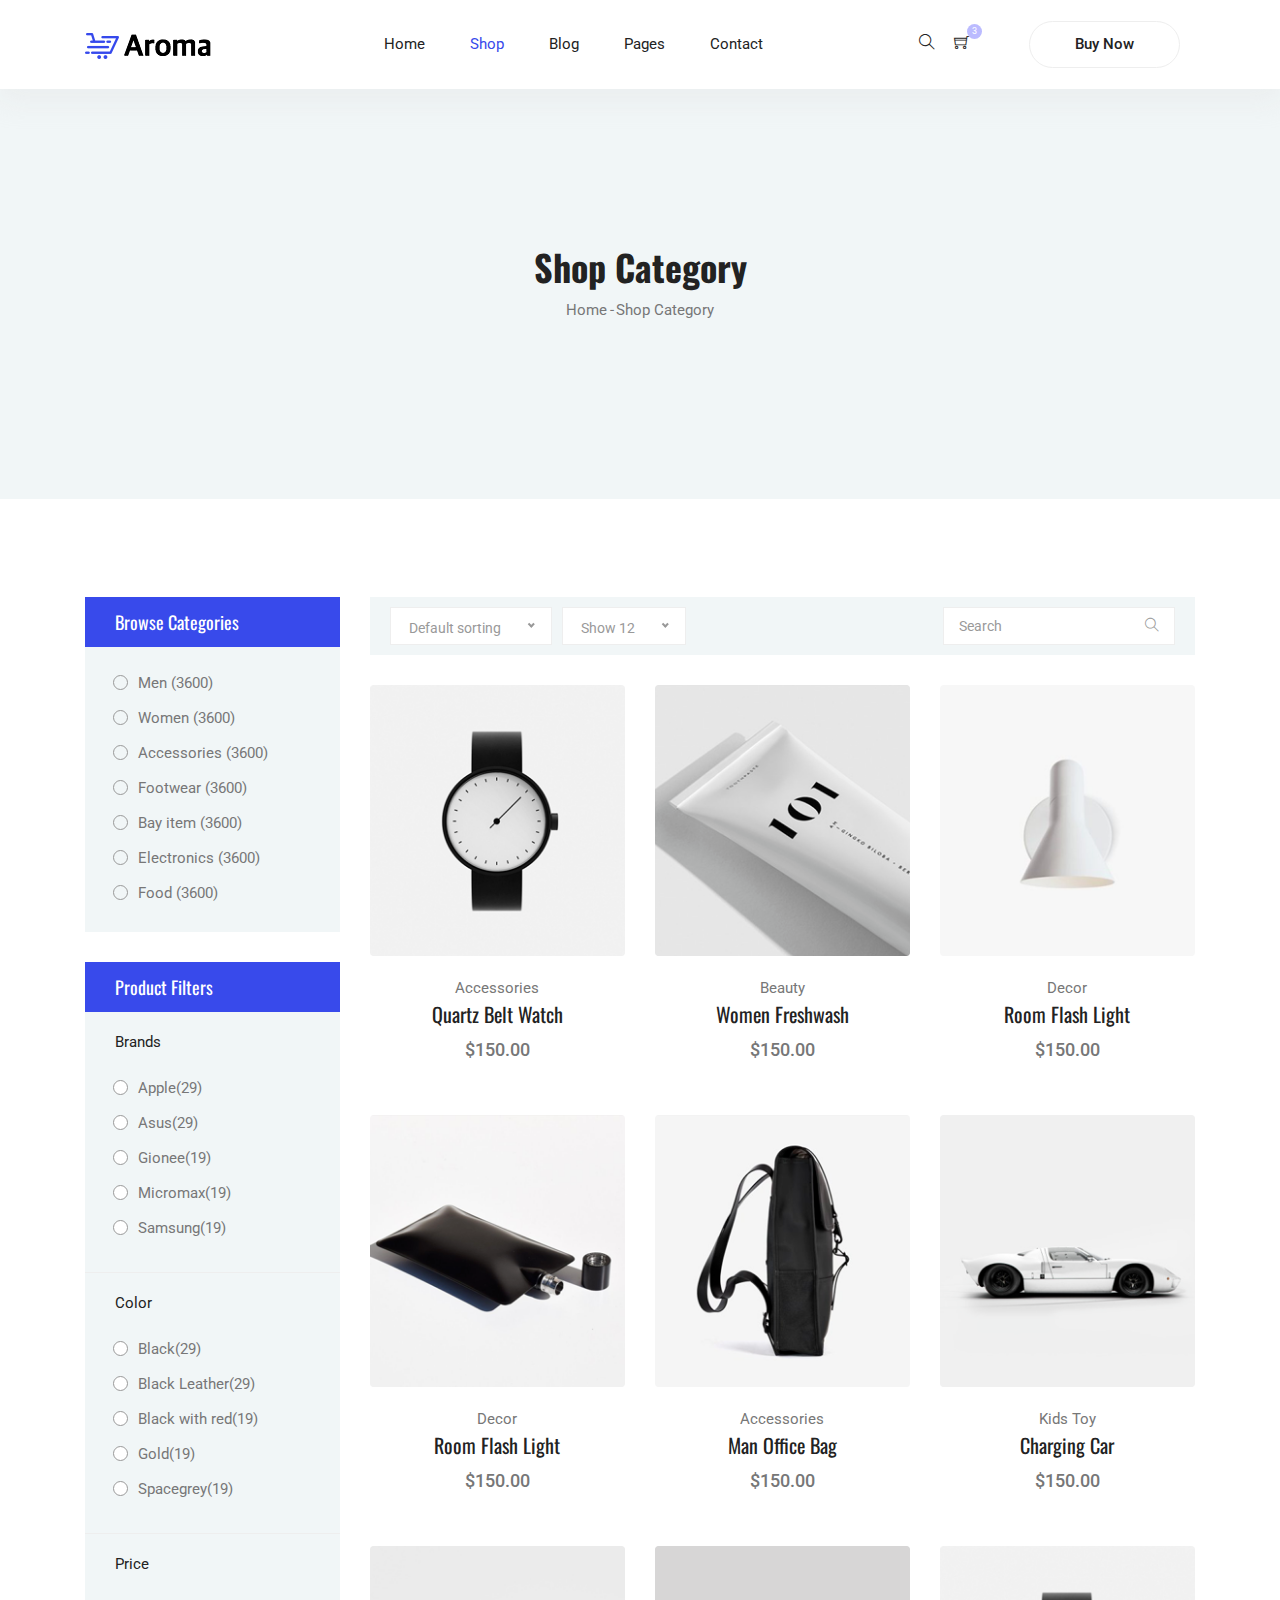
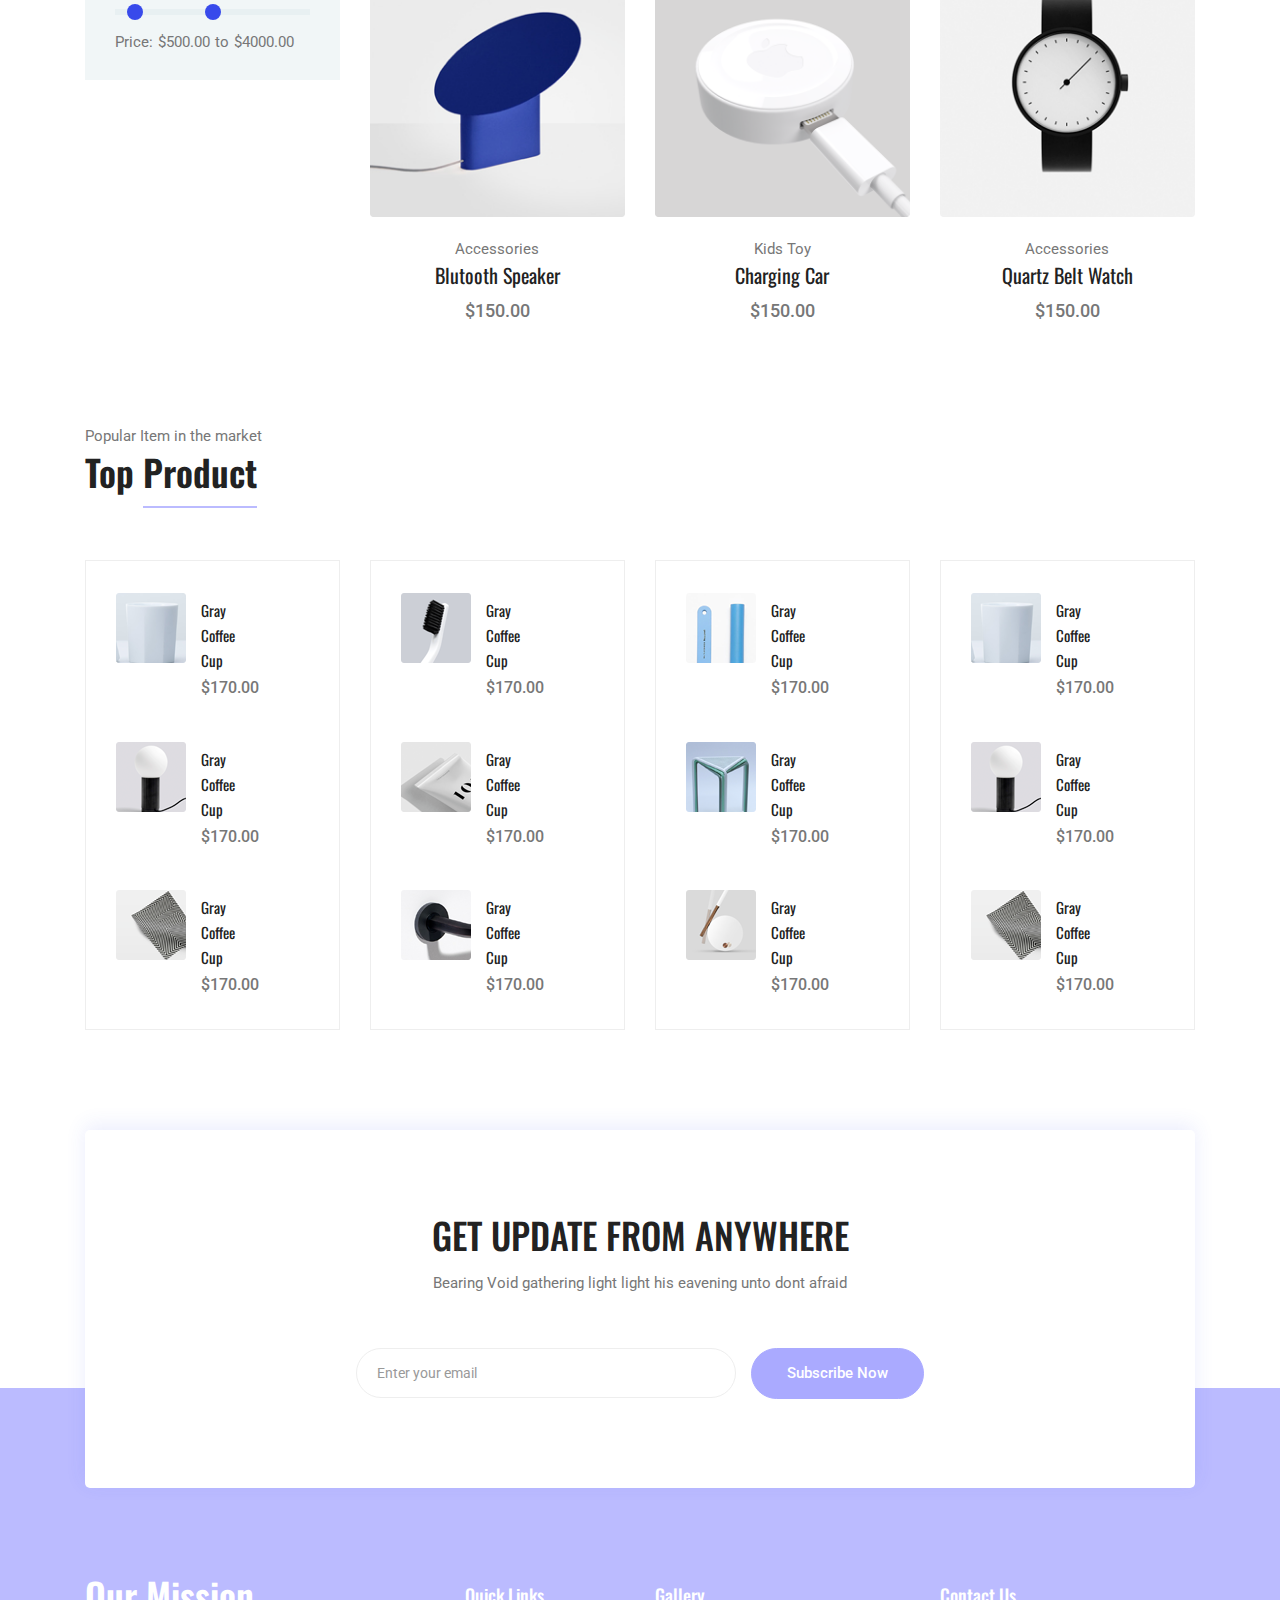
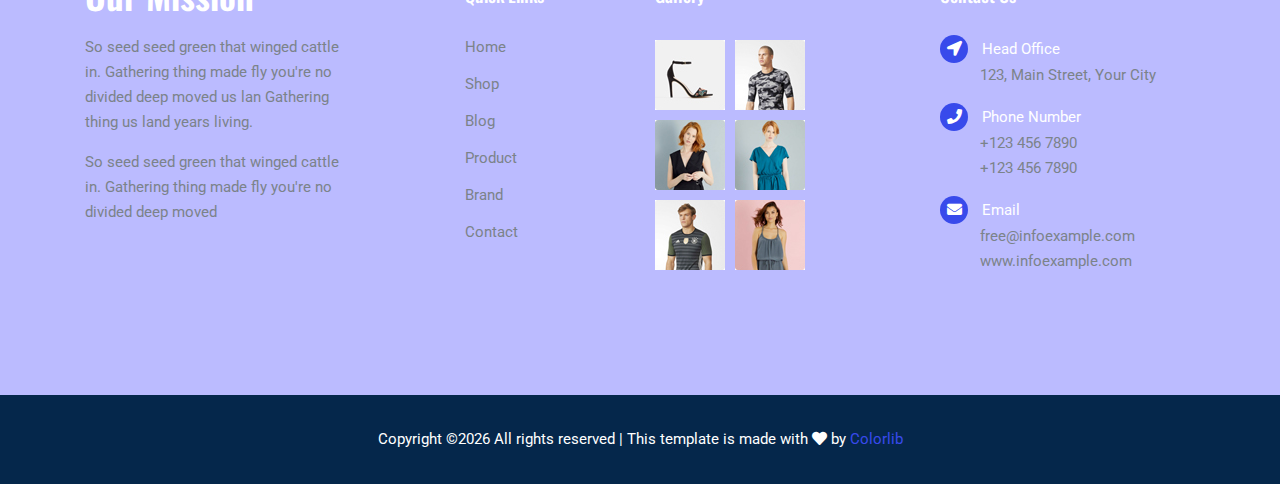
<file: meosinna/WebContent/category.html>
<!DOCTYPE html>
<html lang="en">
<head>
  <meta charset="UTF-8">
  <meta name="viewport" content="width=device-width, initial-scale=1.0">
  <meta http-equiv="X-UA-Compatible" content="ie=edge">
  <title>Aroma Shop - Category</title>
	<link rel="icon" href="img/Fevicon.png" type="image/png">
  <link rel="stylesheet" href="vendors/bootstrap/bootstrap.min.css">
  <link rel="stylesheet" href="vendors/fontawesome/css/all.min.css">
	<link rel="stylesheet" href="vendors/themify-icons/themify-icons.css">
	<link rel="stylesheet" href="vendors/linericon/style.css">
  <link rel="stylesheet" href="vendors/owl-carousel/owl.theme.default.min.css">
  <link rel="stylesheet" href="vendors/owl-carousel/owl.carousel.min.css">
  <link rel="stylesheet" href="vendors/nice-select/nice-select.css">
  <link rel="stylesheet" href="vendors/nouislider/nouislider.min.css">

  <link rel="stylesheet" href="css/style.css">
</head>
<body>

	<header class="header_area">
    <div class="main_menu">
      <nav class="navbar navbar-expand-lg navbar-light">
        <div class="container">
          <a class="navbar-brand logo_h" href="index.html"><img src="img/logo.png" alt=""></a>
          <button class="navbar-toggler" type="button" data-toggle="collapse" data-target="#navbarSupportedContent"
            aria-controls="navbarSupportedContent" aria-expanded="false" aria-label="Toggle navigation">
            <span class="icon-bar"></span>
            <span class="icon-bar"></span>
            <span class="icon-bar"></span>
          </button>
          <div class="collapse navbar-collapse offset" id="navbarSupportedContent">
            <ul class="nav navbar-nav menu_nav ml-auto mr-auto">
              <li class="nav-item"><a class="nav-link" href="index.html">Home</a></li>
              <li class="nav-item active submenu dropdown">
                <a href="#" class="nav-link dropdown-toggle" data-toggle="dropdown" role="button" aria-haspopup="true"
                  aria-expanded="false">Shop</a>
                <ul class="dropdown-menu">
                  <li class="nav-item"><a class="nav-link" href="category.html">Shop Category</a></li>
                  <li class="nav-item"><a class="nav-link" href="single-product.html">Product Details</a></li>
                  <li class="nav-item"><a class="nav-link" href="checkout.html">Product Checkout</a></li>
                  <li class="nav-item"><a class="nav-link" href="confirmation.html">Confirmation</a></li>
                  <li class="nav-item"><a class="nav-link" href="cart.html">Shopping Cart</a></li>
                </ul>
							</li>
              <li class="nav-item submenu dropdown">
                <a href="#" class="nav-link dropdown-toggle" data-toggle="dropdown" role="button" aria-haspopup="true"
                  aria-expanded="false">Blog</a>
                <ul class="dropdown-menu">
                  <li class="nav-item"><a class="nav-link" href="blog.html">Blog</a></li>
                  <li class="nav-item"><a class="nav-link" href="single-blog.html">Blog Details</a></li>
                </ul>
							</li>
							<li class="nav-item submenu dropdown">
                <a href="#" class="nav-link dropdown-toggle" data-toggle="dropdown" role="button" aria-haspopup="true"
                  aria-expanded="false">Pages</a>
                <ul class="dropdown-menu">
                  <li class="nav-item"><a class="nav-link" href="login.html">Login</a></li>
                  <li class="nav-item"><a class="nav-link" href="register.html">Register</a></li>
                  <li class="nav-item"><a class="nav-link" href="tracking-order.html">Tracking</a></li>
                </ul>
              </li>
              <li class="nav-item"><a class="nav-link" href="contact.html">Contact</a></li>
            </ul>

            <ul class="nav-shop">
              <li class="nav-item"><button><i class="ti-search"></i></button></li>
              <li class="nav-item"><button><i class="ti-shopping-cart"></i><span class="nav-shop__circle">3</span></button> </li>
              <li class="nav-item"><a class="button button-header" href="#">Buy Now</a></li>
            </ul>
          </div>
        </div>
      </nav>
    </div>
  </header>
	<!--================ End Header Menu Area =================-->

	<!-- ================ start banner area ================= -->	
	<section class="blog-banner-area" id="category">
		<div class="container h-100">
			<div class="blog-banner">
				<div class="text-center">
					<h1>Shop Category</h1>
					<nav aria-label="breadcrumb" class="banner-breadcrumb">
            <ol class="breadcrumb">
              <li class="breadcrumb-item"><a href="#">Home</a></li>
              <li class="breadcrumb-item active" aria-current="page">Shop Category</li>
            </ol>
          </nav>
				</div>
			</div>
    </div>
	</section>
	<!-- ================ end banner area ================= -->


	<!-- ================ category section start ================= -->		  
  <section class="section-margin--small mb-5">
    <div class="container">
      <div class="row">
        <div class="col-xl-3 col-lg-4 col-md-5">
          <div class="sidebar-categories">
            <div class="head">Browse Categories</div>
            <ul class="main-categories">
              <li class="common-filter">
                <form action="#">
                  <ul>
                    <li class="filter-list"><input class="pixel-radio" type="radio" id="men" name="brand"><label for="men">Men<span> (3600)</span></label></li>
                    <li class="filter-list"><input class="pixel-radio" type="radio" id="women" name="brand"><label for="women">Women<span> (3600)</span></label></li>
                    <li class="filter-list"><input class="pixel-radio" type="radio" id="accessories" name="brand"><label for="accessories">Accessories<span> (3600)</span></label></li>
                    <li class="filter-list"><input class="pixel-radio" type="radio" id="footwear" name="brand"><label for="footwear">Footwear<span> (3600)</span></label></li>
                    <li class="filter-list"><input class="pixel-radio" type="radio" id="bayItem" name="brand"><label for="bayItem">Bay item<span> (3600)</span></label></li>
                    <li class="filter-list"><input class="pixel-radio" type="radio" id="electronics" name="brand"><label for="electronics">Electronics<span> (3600)</span></label></li>
                    <li class="filter-list"><input class="pixel-radio" type="radio" id="food" name="brand"><label for="food">Food<span> (3600)</span></label></li>
                  </ul>
                </form>
              </li>
            </ul>
          </div>
          <div class="sidebar-filter">
            <div class="top-filter-head">Product Filters</div>
            <div class="common-filter">
              <div class="head">Brands</div>
              <form action="#">
                <ul>
                  <li class="filter-list"><input class="pixel-radio" type="radio" id="apple" name="brand"><label for="apple">Apple<span>(29)</span></label></li>
                  <li class="filter-list"><input class="pixel-radio" type="radio" id="asus" name="brand"><label for="asus">Asus<span>(29)</span></label></li>
                  <li class="filter-list"><input class="pixel-radio" type="radio" id="gionee" name="brand"><label for="gionee">Gionee<span>(19)</span></label></li>
                  <li class="filter-list"><input class="pixel-radio" type="radio" id="micromax" name="brand"><label for="micromax">Micromax<span>(19)</span></label></li>
                  <li class="filter-list"><input class="pixel-radio" type="radio" id="samsung" name="brand"><label for="samsung">Samsung<span>(19)</span></label></li>
                </ul>
              </form>
            </div>
            <div class="common-filter">
              <div class="head">Color</div>
              <form action="#">
                <ul>
                  <li class="filter-list"><input class="pixel-radio" type="radio" id="black" name="color"><label for="black">Black<span>(29)</span></label></li>
                  <li class="filter-list"><input class="pixel-radio" type="radio" id="balckleather" name="color"><label for="balckleather">Black
                      Leather<span>(29)</span></label></li>
                  <li class="filter-list"><input class="pixel-radio" type="radio" id="blackred" name="color"><label for="blackred">Black
                      with red<span>(19)</span></label></li>
                  <li class="filter-list"><input class="pixel-radio" type="radio" id="gold" name="color"><label for="gold">Gold<span>(19)</span></label></li>
                  <li class="filter-list"><input class="pixel-radio" type="radio" id="spacegrey" name="color"><label for="spacegrey">Spacegrey<span>(19)</span></label></li>
                </ul>
              </form>
            </div>
            <div class="common-filter">
              <div class="head">Price</div>
              <div class="price-range-area">
                <div id="price-range"></div>
                <div class="value-wrapper d-flex">
                  <div class="price">Price:</div>
                  <span>$</span>
                  <div id="lower-value"></div>
                  <div class="to">to</div>
                  <span>$</span>
                  <div id="upper-value"></div>
                </div>
              </div>
            </div>
          </div>
        </div>
        <div class="col-xl-9 col-lg-8 col-md-7">
          <!-- Start Filter Bar -->
          <div class="filter-bar d-flex flex-wrap align-items-center">
            <div class="sorting">
              <select>
                <option value="1">Default sorting</option>
                <option value="1">Default sorting</option>
                <option value="1">Default sorting</option>
              </select>
            </div>
            <div class="sorting mr-auto">
              <select>
                <option value="1">Show 12</option>
                <option value="1">Show 12</option>
                <option value="1">Show 12</option>
              </select>
            </div>
            <div>
              <div class="input-group filter-bar-search">
                <input type="text" placeholder="Search">
                <div class="input-group-append">
                  <button type="button"><i class="ti-search"></i></button>
                </div>
              </div>
            </div>
          </div>
          <!-- End Filter Bar -->
          <!-- Start Best Seller -->
          <section class="lattest-product-area pb-40 category-list">
            <div class="row">
              <div class="col-md-6 col-lg-4">
                <div class="card text-center card-product">
                  <div class="card-product__img">
                    <img class="card-img" src="img/product/product1.png" alt="">
                    <ul class="card-product__imgOverlay">
                      <li><button><i class="ti-search"></i></button></li>
                      <li><button><i class="ti-shopping-cart"></i></button></li>
                      <li><button><i class="ti-heart"></i></button></li>
                    </ul>
                  </div>
                  <div class="card-body">
                    <p>Accessories</p>
                    <h4 class="card-product__title"><a href="#">Quartz Belt Watch</a></h4>
                    <p class="card-product__price">$150.00</p>
                  </div>
                </div>
              </div>
              <div class="col-md-6 col-lg-4">
                <div class="card text-center card-product">
                  <div class="card-product__img">
                    <img class="card-img" src="img/product/product2.png" alt="">
                    <ul class="card-product__imgOverlay">
                      <li><button><i class="ti-search"></i></button></li>
                      <li><button><i class="ti-shopping-cart"></i></button></li>
                      <li><button><i class="ti-heart"></i></button></li>
                    </ul>
                  </div>
                  <div class="card-body">
                    <p>Beauty</p>
                    <h4 class="card-product__title"><a href="#">Women Freshwash</a></h4>
                    <p class="card-product__price">$150.00</p>
                  </div>
                </div>
              </div>
              <div class="col-md-6 col-lg-4">
                <div class="card text-center card-product">
                  <div class="card-product__img">
                    <img class="card-img" src="img/product/product3.png" alt="">
                    <ul class="card-product__imgOverlay">
                      <li><button><i class="ti-search"></i></button></li>
                      <li><button><i class="ti-shopping-cart"></i></button></li>
                      <li><button><i class="ti-heart"></i></button></li>
                    </ul>
                  </div>
                  <div class="card-body">
                    <p>Decor</p>
                    <h4 class="card-product__title"><a href="#">Room Flash Light</a></h4>
                    <p class="card-product__price">$150.00</p>
                  </div>
                </div>
              </div>
              <div class="col-md-6 col-lg-4">
                <div class="card text-center card-product">
                  <div class="card-product__img">
                    <img class="card-img" src="img/product/product4.png" alt="">
                    <ul class="card-product__imgOverlay">
                      <li><button><i class="ti-search"></i></button></li>
                      <li><button><i class="ti-shopping-cart"></i></button></li>
                      <li><button><i class="ti-heart"></i></button></li>
                    </ul>
                  </div>
                  <div class="card-body">
                    <p>Decor</p>
                    <h4 class="card-product__title"><a href="#">Room Flash Light</a></h4>
                    <p class="card-product__price">$150.00</p>
                  </div>
                </div>
              </div>
              <div class="col-md-6 col-lg-4">
                <div class="card text-center card-product">
                  <div class="card-product__img">
                    <img class="card-img" src="img/product/product5.png" alt="">
                    <ul class="card-product__imgOverlay">
                      <li><button><i class="ti-search"></i></button></li>
                      <li><button><i class="ti-shopping-cart"></i></button></li>
                      <li><button><i class="ti-heart"></i></button></li>
                    </ul>
                  </div>
                  <div class="card-body">
                    <p>Accessories</p>
                    <h4 class="card-product__title"><a href="#">Man Office Bag</a></h4>
                    <p class="card-product__price">$150.00</p>
                  </div>
                </div>
              </div>
              <div class="col-md-6 col-lg-4">
                <div class="card text-center card-product">
                  <div class="card-product__img">
                    <img class="card-img" src="img/product/product6.png" alt="">
                    <ul class="card-product__imgOverlay">
                      <li><button><i class="ti-search"></i></button></li>
                      <li><button><i class="ti-shopping-cart"></i></button></li>
                      <li><button><i class="ti-heart"></i></button></li>
                    </ul>
                  </div>
                  <div class="card-body">
                    <p>Kids Toy</p>
                    <h4 class="card-product__title"><a href="#">Charging Car</a></h4>
                    <p class="card-product__price">$150.00</p>
                  </div>
                </div>
              </div>
              <div class="col-md-6 col-lg-4">
                <div class="card text-center card-product">
                  <div class="card-product__img">
                    <img class="card-img" src="img/product/product7.png" alt="">
                    <ul class="card-product__imgOverlay">
                      <li><button><i class="ti-search"></i></button></li>
                      <li><button><i class="ti-shopping-cart"></i></button></li>
                      <li><button><i class="ti-heart"></i></button></li>
                    </ul>
                  </div>
                  <div class="card-body">
                    <p>Accessories</p>
                    <h4 class="card-product__title"><a href="#">Blutooth Speaker</a></h4>
                    <p class="card-product__price">$150.00</p>
                  </div> 
                </div>
              </div>
              <div class="col-md-6 col-lg-4">
                <div class="card text-center card-product">
                  <div class="card-product__img">
                    <img class="card-img" src="img/product/product8.png" alt="">
                    <ul class="card-product__imgOverlay">
                      <li><button><i class="ti-search"></i></button></li>
                      <li><button><i class="ti-shopping-cart"></i></button></li>
                      <li><button><i class="ti-heart"></i></button></li>
                    </ul>
                  </div>
                  <div class="card-body">
                    <p>Kids Toy</p>
                    <h4 class="card-product__title"><a href="#">Charging Car</a></h4>
                    <p class="card-product__price">$150.00</p>
                  </div>
                </div>
              </div>
              <div class="col-md-6 col-lg-4">
                <div class="card text-center card-product">
                  <div class="card-product__img">
                    <img class="card-img" src="img/product/product1.png" alt="">
                    <ul class="card-product__imgOverlay">
                      <li><button><i class="ti-search"></i></button></li>
                      <li><button><i class="ti-shopping-cart"></i></button></li>
                      <li><button><i class="ti-heart"></i></button></li>
                    </ul>
                  </div>
                  <div class="card-body">
                    <p>Accessories</p>
                    <h4 class="card-product__title"><a href="#">Quartz Belt Watch</a></h4>
                    <p class="card-product__price">$150.00</p>
                  </div>
                </div>
              </div>
            </div>
          </section>
          <!-- End Best Seller -->
        </div>
      </div>
    </div>
  </section>
	<!-- ================ category section end ================= -->		  

	<!-- ================ top product area start ================= -->	
	<section class="related-product-area">
		<div class="container">
			<div class="section-intro pb-60px">
        <p>Popular Item in the market</p>
        <h2>Top <span class="section-intro__style">Product</span></h2>
      </div>
			<div class="row mt-30">
        <div class="col-sm-6 col-xl-3 mb-4 mb-xl-0">
          <div class="single-search-product-wrapper">
            <div class="single-search-product d-flex">
              <a href="#"><img src="img/product/product-sm-1.png" alt=""></a>
              <div class="desc">
                  <a href="#" class="title">Gray Coffee Cup</a>
                  <div class="price">$170.00</div>
              </div>
            </div>
            <div class="single-search-product d-flex">
              <a href="#"><img src="img/product/product-sm-2.png" alt=""></a>
              <div class="desc">
                <a href="#" class="title">Gray Coffee Cup</a>
                <div class="price">$170.00</div>
              </div>
            </div>
            <div class="single-search-product d-flex">
              <a href="#"><img src="img/product/product-sm-3.png" alt=""></a>
              <div class="desc">
                <a href="#" class="title">Gray Coffee Cup</a>
                <div class="price">$170.00</div>
              </div>
            </div>
          </div>
        </div>

        <div class="col-sm-6 col-xl-3 mb-4 mb-xl-0">
          <div class="single-search-product-wrapper">
            <div class="single-search-product d-flex">
              <a href="#"><img src="img/product/product-sm-4.png" alt=""></a>
              <div class="desc">
                  <a href="#" class="title">Gray Coffee Cup</a>
                  <div class="price">$170.00</div>
              </div>
            </div>
            <div class="single-search-product d-flex">
              <a href="#"><img src="img/product/product-sm-5.png" alt=""></a>
              <div class="desc">
                <a href="#" class="title">Gray Coffee Cup</a>
                <div class="price">$170.00</div>
              </div>
            </div>
            <div class="single-search-product d-flex">
              <a href="#"><img src="img/product/product-sm-6.png" alt=""></a>
              <div class="desc">
                <a href="#" class="title">Gray Coffee Cup</a>
                <div class="price">$170.00</div>
              </div>
            </div>
          </div>
        </div>

        <div class="col-sm-6 col-xl-3 mb-4 mb-xl-0">
          <div class="single-search-product-wrapper">
            <div class="single-search-product d-flex">
              <a href="#"><img src="img/product/product-sm-7.png" alt=""></a>
              <div class="desc">
                  <a href="#" class="title">Gray Coffee Cup</a>
                  <div class="price">$170.00</div>
              </div>
            </div>
            <div class="single-search-product d-flex">
              <a href="#"><img src="img/product/product-sm-8.png" alt=""></a>
              <div class="desc">
                <a href="#" class="title">Gray Coffee Cup</a>
                <div class="price">$170.00</div>
              </div>
            </div>
            <div class="single-search-product d-flex">
              <a href="#"><img src="img/product/product-sm-9.png" alt=""></a>
              <div class="desc">
                <a href="#" class="title">Gray Coffee Cup</a>
                <div class="price">$170.00</div>
              </div>
            </div>
          </div>
        </div>

        <div class="col-sm-6 col-xl-3 mb-4 mb-xl-0">
          <div class="single-search-product-wrapper">
            <div class="single-search-product d-flex">
              <a href="#"><img src="img/product/product-sm-1.png" alt=""></a>
              <div class="desc">
                  <a href="#" class="title">Gray Coffee Cup</a>
                  <div class="price">$170.00</div>
              </div>
            </div>
            <div class="single-search-product d-flex">
              <a href="#"><img src="img/product/product-sm-2.png" alt=""></a>
              <div class="desc">
                <a href="#" class="title">Gray Coffee Cup</a>
                <div class="price">$170.00</div>
              </div>
            </div>
            <div class="single-search-product d-flex">
              <a href="#"><img src="img/product/product-sm-3.png" alt=""></a>
              <div class="desc">
                <a href="#" class="title">Gray Coffee Cup</a>
                <div class="price">$170.00</div>
              </div>
            </div>
          </div>
        </div>
      </div>
		</div>
	</section>
	<!-- ================ top product area end ================= -->		

	<!-- ================ Subscribe section start ================= -->		  
  <section class="subscribe-position">
    <div class="container">
      <div class="subscribe text-center">
        <h3 class="subscribe__title">Get Update From Anywhere</h3>
        <p>Bearing Void gathering light light his eavening unto dont afraid</p>
        <div id="mc_embed_signup">
          <form target="_blank" action="https://spondonit.us12.list-manage.com/subscribe/post?u=1462626880ade1ac87bd9c93a&amp;id=92a4423d01" method="get" class="subscribe-form form-inline mt-5 pt-1">
            <div class="form-group ml-sm-auto">
              <input class="form-control mb-1" type="email" name="EMAIL" placeholder="Enter your email" onfocus="this.placeholder = ''" onblur="this.placeholder = 'Your Email Address '" >
              <div class="info"></div>
            </div>
            <button class="button button-subscribe mr-auto mb-1" type="submit">Subscribe Now</button>
            <div style="position: absolute; left: -5000px;">
              <input name="b_36c4fd991d266f23781ded980_aefe40901a" tabindex="-1" value="" type="text">
            </div>

          </form>
        </div>
        
      </div>
    </div>
  </section>
	<!-- ================ Subscribe section end ================= -->		  


  <!--================ Start footer Area  =================-->	
	<footer>
		<div class="footer-area">
			<div class="container">
				<div class="row section_gap">
					<div class="col-lg-3 col-md-6 col-sm-6">
						<div class="single-footer-widget tp_widgets">
							<h4 class="footer_title large_title">Our Mission</h4>
							<p>
								So seed seed green that winged cattle in. Gathering thing made fly you're no 
								divided deep moved us lan Gathering thing us land years living.
							</p>
							<p>
								So seed seed green that winged cattle in. Gathering thing made fly you're no divided deep moved 
							</p>
						</div>
					</div>
					<div class="offset-lg-1 col-lg-2 col-md-6 col-sm-6">
						<div class="single-footer-widget tp_widgets">
							<h4 class="footer_title">Quick Links</h4>
							<ul class="list">
								<li><a href="#">Home</a></li>
								<li><a href="#">Shop</a></li>
								<li><a href="#">Blog</a></li>
								<li><a href="#">Product</a></li>
								<li><a href="#">Brand</a></li>
								<li><a href="#">Contact</a></li>
							</ul>
						</div>
					</div>
					<div class="col-lg-2 col-md-6 col-sm-6">
						<div class="single-footer-widget instafeed">
							<h4 class="footer_title">Gallery</h4>
							<ul class="list instafeed d-flex flex-wrap">
								<li><img src="img/gallery/r1.jpg" alt=""></li>
								<li><img src="img/gallery/r2.jpg" alt=""></li>
								<li><img src="img/gallery/r3.jpg" alt=""></li>
								<li><img src="img/gallery/r5.jpg" alt=""></li>
								<li><img src="img/gallery/r7.jpg" alt=""></li>
								<li><img src="img/gallery/r8.jpg" alt=""></li>
							</ul>
						</div>
					</div>
					<div class="offset-lg-1 col-lg-3 col-md-6 col-sm-6">
						<div class="single-footer-widget tp_widgets">
							<h4 class="footer_title">Contact Us</h4>
							<div class="ml-40">
								<p class="sm-head">
									<span class="fa fa-location-arrow"></span>
									Head Office
								</p>
								<p>123, Main Street, Your City</p>
	
								<p class="sm-head">
									<span class="fa fa-phone"></span>
									Phone Number
								</p>
								<p>
									+123 456 7890 <br>
									+123 456 7890
								</p>
	
								<p class="sm-head">
									<span class="fa fa-envelope"></span>
									Email
								</p>
								<p>
									free@infoexample.com <br>
									www.infoexample.com
								</p>
							</div>
						</div>
					</div>
				</div>
			</div>
		</div>

		<div class="footer-bottom">
			<div class="container">
				<div class="row d-flex">
					<p class="col-lg-12 footer-text text-center">
						<!-- Link back to Colorlib can't be removed. Template is licensed under CC BY 3.0. -->
Copyright &copy;<script>document.write(new Date().getFullYear());</script> All rights reserved | This template is made with <i class="fa fa-heart" aria-hidden="true"></i> by <a href="https://colorlib.com" target="_blank">Colorlib</a>
<!-- Link back to Colorlib can't be removed. Template is licensed under CC BY 3.0. --></p>
				</div>
			</div>
		</div>
	</footer>
	<!--================ End footer Area  =================-->



  <script src="vendors/jquery/jquery-3.2.1.min.js"></script>
  <script src="vendors/bootstrap/bootstrap.bundle.min.js"></script>
  <script src="vendors/skrollr.min.js"></script>
  <script src="vendors/owl-carousel/owl.carousel.min.js"></script>
  <script src="vendors/nice-select/jquery.nice-select.min.js"></script>
  <script src="vendors/nouislider/nouislider.min.js"></script>
  <script src="vendors/jquery.ajaxchimp.min.js"></script>
  <script src="vendors/mail-script.js"></script>
  <script src="js/main.js"></script>
</body>
</html>
</file>
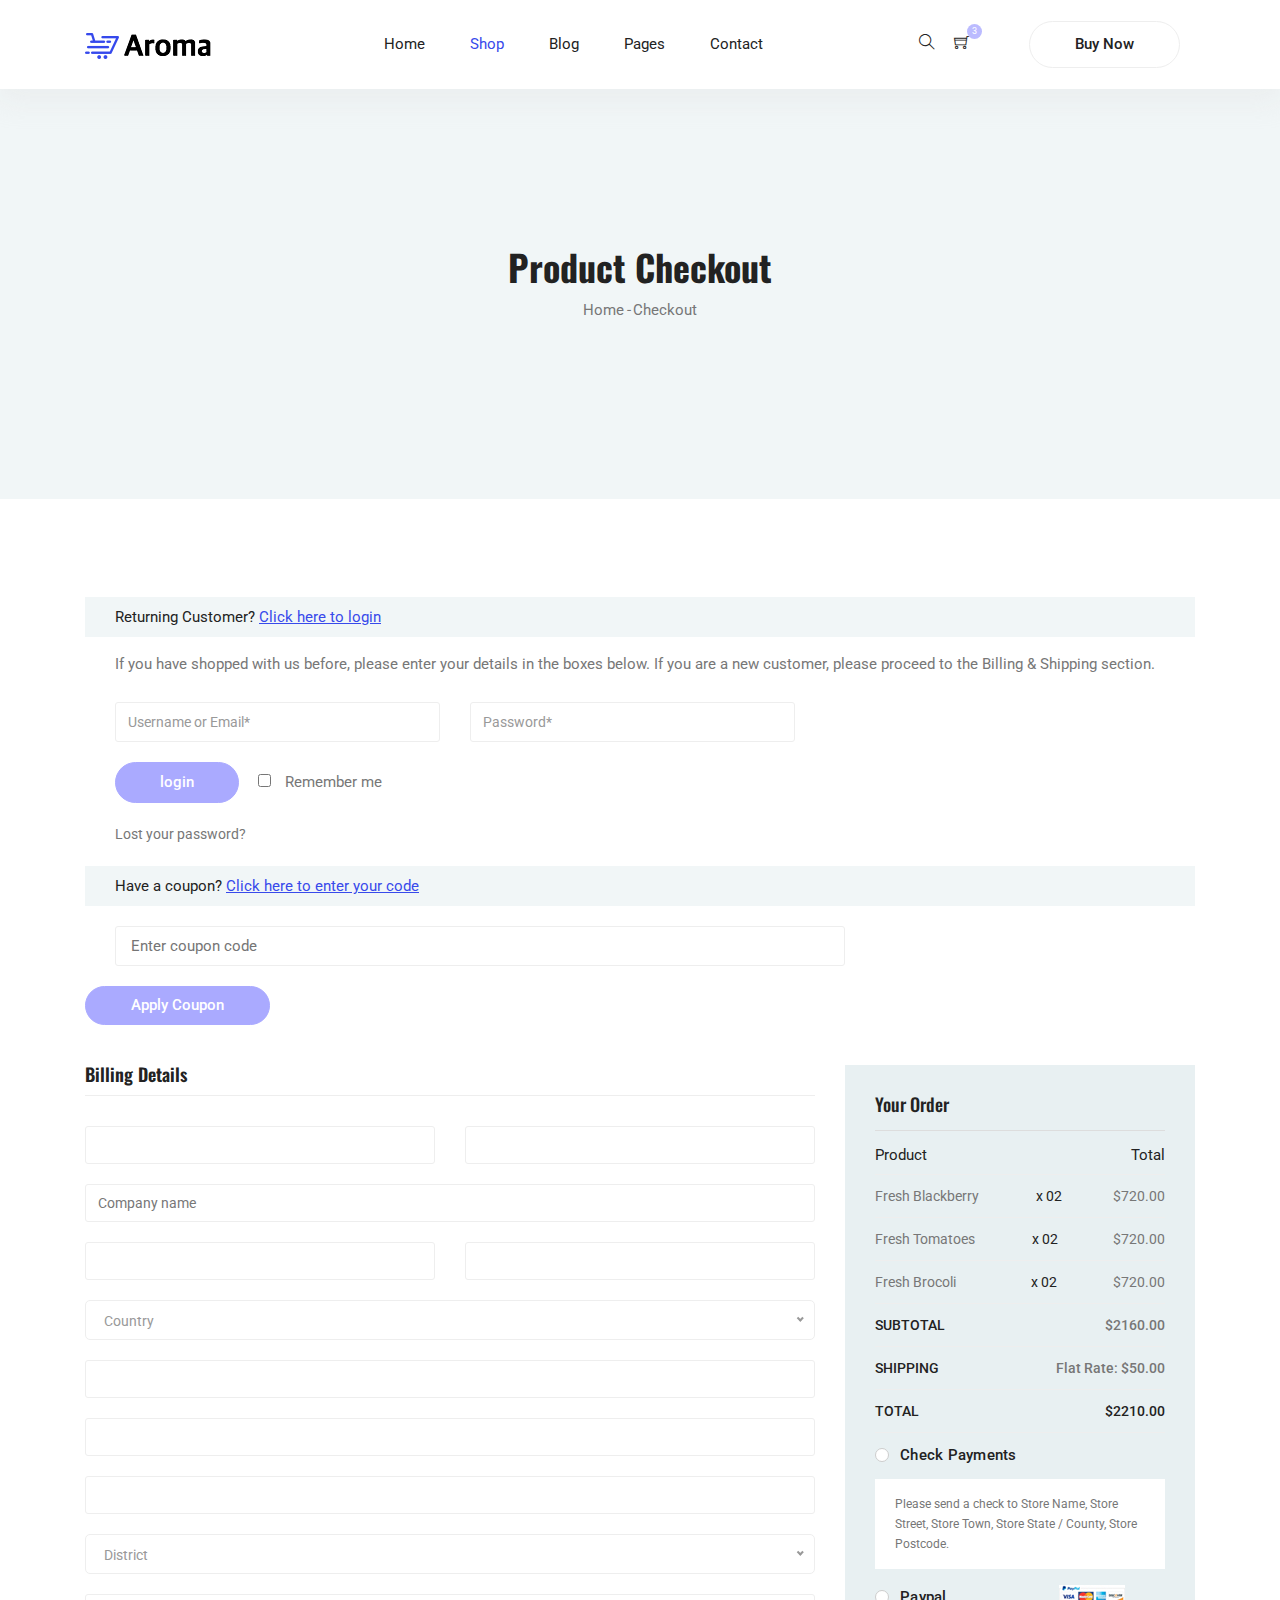
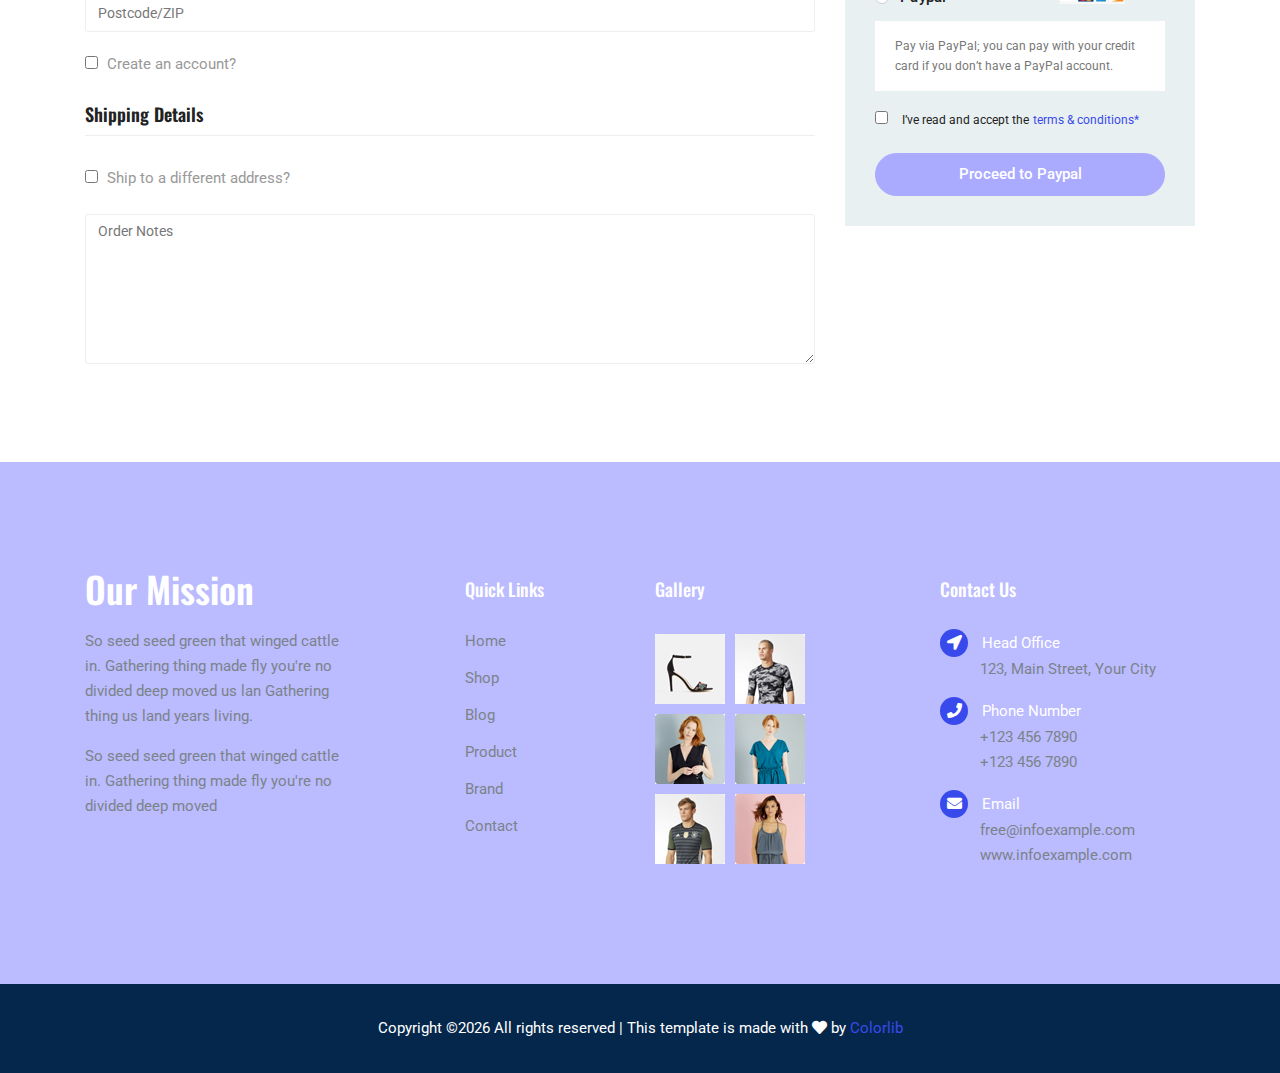
<file: meosinna/WebContent/checkout.html>
<!DOCTYPE html>
<html lang="en">
<head>
  <meta charset="UTF-8">
  <meta name="viewport" content="width=device-width, initial-scale=1.0">
  <meta http-equiv="X-UA-Compatible" content="ie=edge">
  <title>Aroma Shop - Checkout</title>
	<link rel="icon" href="img/Fevicon.png" type="image/png">

  <link rel="stylesheet" href="vendors/bootstrap/bootstrap.min.css">
  <link rel="stylesheet" href="vendors/fontawesome/css/all.min.css">
    <link rel="stylesheet" href="vendors/themify-icons/themify-icons.css">
    <link rel="stylesheet" href="vendors/linericon/style.css">
  <link rel="stylesheet" href="vendors/owl-carousel/owl.theme.default.min.css">
  <link rel="stylesheet" href="vendors/owl-carousel/owl.carousel.min.css">
  <link rel="stylesheet" href="vendors/nice-select/nice-select.css">
  <link rel="stylesheet" href="vendors/nouislider/nouislider.min.css">

  <link rel="stylesheet" href="css/style.css">
</head>
<body>
  <!--================ Start Header Menu Area =================-->
	<header class="header_area">
    <div class="main_menu">
      <nav class="navbar navbar-expand-lg navbar-light">
        <div class="container">
          <a class="navbar-brand logo_h" href="index.html"><img src="img/logo.png" alt=""></a>
          <button class="navbar-toggler" type="button" data-toggle="collapse" data-target="#navbarSupportedContent"
            aria-controls="navbarSupportedContent" aria-expanded="false" aria-label="Toggle navigation">
            <span class="icon-bar"></span>
            <span class="icon-bar"></span>
            <span class="icon-bar"></span>
          </button>
          <div class="collapse navbar-collapse offset" id="navbarSupportedContent">
            <ul class="nav navbar-nav menu_nav ml-auto mr-auto">
              <li class="nav-item"><a class="nav-link" href="index.html">Home</a></li>
              <li class="nav-item active submenu dropdown">
                <a href="#" class="nav-link dropdown-toggle" data-toggle="dropdown" role="button" aria-haspopup="true"
                  aria-expanded="false">Shop</a>
                <ul class="dropdown-menu">
                  <li class="nav-item"><a class="nav-link" href="category.html">Shop Category</a></li>
                  <li class="nav-item"><a class="nav-link" href="single-product.html">Product Details</a></li>
                  <li class="nav-item"><a class="nav-link" href="checkout.html">Product Checkout</a></li>
                  <li class="nav-item"><a class="nav-link" href="confirmation.html">Confirmation</a></li>
                  <li class="nav-item"><a class="nav-link" href="cart.html">Shopping Cart</a></li>
                </ul>
							</li>
              <li class="nav-item submenu dropdown">
                <a href="#" class="nav-link dropdown-toggle" data-toggle="dropdown" role="button" aria-haspopup="true"
                  aria-expanded="false">Blog</a>
                <ul class="dropdown-menu">
                  <li class="nav-item"><a class="nav-link" href="blog.html">Blog</a></li>
                  <li class="nav-item"><a class="nav-link" href="single-blog.html">Blog Details</a></li>
                </ul>
							</li>
							<li class="nav-item submenu dropdown">
                <a href="#" class="nav-link dropdown-toggle" data-toggle="dropdown" role="button" aria-haspopup="true"
                  aria-expanded="false">Pages</a>
                <ul class="dropdown-menu">
                  <li class="nav-item"><a class="nav-link" href="login.html">Login</a></li>
                  <li class="nav-item"><a class="nav-link" href="register.html">Register</a></li>
                  <li class="nav-item"><a class="nav-link" href="tracking-order.html">Tracking</a></li>
                </ul>
              </li>
              <li class="nav-item"><a class="nav-link" href="contact.html">Contact</a></li>
            </ul>

            <ul class="nav-shop">
              <li class="nav-item"><button><i class="ti-search"></i></button></li>
              <li class="nav-item"><button><i class="ti-shopping-cart"></i><span class="nav-shop__circle">3</span></button> </li>
              <li class="nav-item"><a class="button button-header" href="#">Buy Now</a></li>
            </ul>
          </div>
        </div>
      </nav>
    </div>
  </header>
	<!--================ End Header Menu Area =================-->

	<!-- ================ start banner area ================= -->	
	<section class="blog-banner-area" id="category">
		<div class="container h-100">
			<div class="blog-banner">
				<div class="text-center">
					<h1>Product Checkout</h1>
					<nav aria-label="breadcrumb" class="banner-breadcrumb">
            <ol class="breadcrumb">
              <li class="breadcrumb-item"><a href="#">Home</a></li>
              <li class="breadcrumb-item active" aria-current="page">Checkout</li>
            </ol>
          </nav>
				</div>
			</div>
    </div>
	</section>
	<!-- ================ end banner area ================= -->
  
  
  <!--================Checkout Area =================-->
  <section class="checkout_area section-margin--small">
    <div class="container">
        <div class="returning_customer">
            <div class="check_title">
                <h2>Returning Customer? <a href="#">Click here to login</a></h2>
            </div>
            <p>If you have shopped with us before, please enter your details in the boxes below. If you are a new
                customer, please proceed to the Billing & Shipping section.</p>
            <form class="row contact_form" action="#" method="post" novalidate="novalidate">
                <div class="col-md-6 form-group p_star">
                    <input type="text" class="form-control" placeholder="Username or Email*" onfocus="this.placeholder=''" onblur="this.placeholder = 'Username or Email*'" id="name" name="name">
                    <!-- <span class="placeholder" data-placeholder="Username or Email"></span> -->
                </div>
                <div class="col-md-6 form-group p_star">
                    <input type="password" class="form-control" placeholder="Password*" onfocus="this.placeholder=''" onblur="this.placeholder = 'Password*'" id="password" name="password">
                    <!-- <span class="placeholder" data-placeholder="Password"></span> -->
                </div>
                <div class="col-md-12 form-group">
                    <button type="submit" value="submit" class="button button-login">login</button>
                    <div class="creat_account">
                        <input type="checkbox" id="f-option" name="selector">
                        <label for="f-option">Remember me</label>
                    </div>
                    <a class="lost_pass" href="#">Lost your password?</a>
                </div>
            </form>
        </div>
        <div class="cupon_area">
            <div class="check_title">
                <h2>Have a coupon? <a href="#">Click here to enter your code</a></h2>
            </div>
            <input type="text" placeholder="Enter coupon code">
            <a class="button button-coupon" href="#">Apply Coupon</a>
        </div>
        <div class="billing_details">
            <div class="row">
                <div class="col-lg-8">
                    <h3>Billing Details</h3>
                    <form class="row contact_form" action="#" method="post" novalidate="novalidate">
                        <div class="col-md-6 form-group p_star">
                            <input type="text" class="form-control" id="first" name="name">
                            <span class="placeholder" data-placeholder="First name"></span>
                        </div>
                        <div class="col-md-6 form-group p_star">
                            <input type="text" class="form-control" id="last" name="name">
                            <span class="placeholder" data-placeholder="Last name"></span>
                        </div>
                        <div class="col-md-12 form-group">
                            <input type="text" class="form-control" id="company" name="company" placeholder="Company name">
                        </div>
                        <div class="col-md-6 form-group p_star">
                            <input type="text" class="form-control" id="number" name="number">
                            <span class="placeholder" data-placeholder="Phone number"></span>
                        </div>
                        <div class="col-md-6 form-group p_star">
                            <input type="text" class="form-control" id="email" name="compemailany">
                            <span class="placeholder" data-placeholder="Email Address"></span>
                        </div>
                        <div class="col-md-12 form-group p_star">
                            <select class="country_select">
                                <option value="1">Country</option>
                                <option value="2">Country</option>
                                <option value="4">Country</option>
                            </select>
                        </div>
                        <div class="col-md-12 form-group p_star">
                            <input type="text" class="form-control" id="add1" name="add1">
                            <span class="placeholder" data-placeholder="Address line 01"></span>
                        </div>
                        <div class="col-md-12 form-group p_star">
                            <input type="text" class="form-control" id="add2" name="add2">
                            <span class="placeholder" data-placeholder="Address line 02"></span>
                        </div>
                        <div class="col-md-12 form-group p_star">
                            <input type="text" class="form-control" id="city" name="city">
                            <span class="placeholder" data-placeholder="Town/City"></span>
                        </div>
                        <div class="col-md-12 form-group p_star">
                            <select class="country_select">
                                <option value="1">District</option>
                                <option value="2">District</option>
                                <option value="4">District</option>
                            </select>
                        </div>
                        <div class="col-md-12 form-group">
                            <input type="text" class="form-control" id="zip" name="zip" placeholder="Postcode/ZIP">
                        </div>
                        <div class="col-md-12 form-group">
                            <div class="creat_account">
                                <input type="checkbox" id="f-option2" name="selector">
                                <label for="f-option2">Create an account?</label>
                            </div>
                        </div>
                        <div class="col-md-12 form-group mb-0">
                            <div class="creat_account">
                                <h3>Shipping Details</h3>
                                <input type="checkbox" id="f-option3" name="selector">
                                <label for="f-option3">Ship to a different address?</label>
                            </div>
                            <textarea class="form-control" name="message" id="message" rows="1" placeholder="Order Notes"></textarea>
                        </div>
                    </form>
                </div>
                <div class="col-lg-4">
                    <div class="order_box">
                        <h2>Your Order</h2>
                        <ul class="list">
                            <li><a href="#"><h4>Product <span>Total</span></h4></a></li>
                            <li><a href="#">Fresh Blackberry <span class="middle">x 02</span> <span class="last">$720.00</span></a></li>
                            <li><a href="#">Fresh Tomatoes <span class="middle">x 02</span> <span class="last">$720.00</span></a></li>
                            <li><a href="#">Fresh Brocoli <span class="middle">x 02</span> <span class="last">$720.00</span></a></li>
                        </ul>
                        <ul class="list list_2">
                            <li><a href="#">Subtotal <span>$2160.00</span></a></li>
                            <li><a href="#">Shipping <span>Flat rate: $50.00</span></a></li>
                            <li><a href="#">Total <span>$2210.00</span></a></li>
                        </ul>
                        <div class="payment_item">
                            <div class="radion_btn">
                                <input type="radio" id="f-option5" name="selector">
                                <label for="f-option5">Check payments</label>
                                <div class="check"></div>
                            </div>
                            <p>Please send a check to Store Name, Store Street, Store Town, Store State / County,
                                Store Postcode.</p>
                        </div>
                        <div class="payment_item active">
                            <div class="radion_btn">
                                <input type="radio" id="f-option6" name="selector">
                                <label for="f-option6">Paypal </label>
                                <img src="img/product/card.jpg" alt="">
                                <div class="check"></div>
                            </div>
                            <p>Pay via PayPal; you can pay with your credit card if you don’t have a PayPal
                                account.</p>
                        </div>
                        <div class="creat_account">
                            <input type="checkbox" id="f-option4" name="selector">
                            <label for="f-option4">I’ve read and accept the </label>
                            <a href="#">terms & conditions*</a>
                        </div>
                        <div class="text-center">
                          <a class="button button-paypal" href="#">Proceed to Paypal</a>
                        </div>
                    </div>
                </div>
            </div>
        </div>
    </div>
  </section>
  <!--================End Checkout Area =================-->



  <!--================ Start footer Area  =================-->	
	<footer>
		<div class="footer-area footer-only">
			<div class="container">
				<div class="row section_gap">
					<div class="col-lg-3 col-md-6 col-sm-6">
						<div class="single-footer-widget tp_widgets ">
							<h4 class="footer_title large_title">Our Mission</h4>
							<p>
								So seed seed green that winged cattle in. Gathering thing made fly you're no 
								divided deep moved us lan Gathering thing us land years living.
							</p>
							<p>
								So seed seed green that winged cattle in. Gathering thing made fly you're no divided deep moved 
							</p>
						</div>
					</div>
					<div class="offset-lg-1 col-lg-2 col-md-6 col-sm-6">
						<div class="single-footer-widget tp_widgets">
							<h4 class="footer_title">Quick Links</h4>
							<ul class="list">
								<li><a href="#">Home</a></li>
								<li><a href="#">Shop</a></li>
								<li><a href="#">Blog</a></li>
								<li><a href="#">Product</a></li>
								<li><a href="#">Brand</a></li>
								<li><a href="#">Contact</a></li>
							</ul>
						</div>
					</div>
					<div class="col-lg-2 col-md-6 col-sm-6">
						<div class="single-footer-widget instafeed">
							<h4 class="footer_title">Gallery</h4>
							<ul class="list instafeed d-flex flex-wrap">
								<li><img src="img/gallery/r1.jpg" alt=""></li>
								<li><img src="img/gallery/r2.jpg" alt=""></li>
								<li><img src="img/gallery/r3.jpg" alt=""></li>
								<li><img src="img/gallery/r5.jpg" alt=""></li>
								<li><img src="img/gallery/r7.jpg" alt=""></li>
								<li><img src="img/gallery/r8.jpg" alt=""></li>
							</ul>
						</div>
					</div>
					<div class="offset-lg-1 col-lg-3 col-md-6 col-sm-6">
						<div class="single-footer-widget tp_widgets">
							<h4 class="footer_title">Contact Us</h4>
							<div class="ml-40">
								<p class="sm-head">
									<span class="fa fa-location-arrow"></span>
									Head Office
								</p>
								<p>123, Main Street, Your City</p>
	
								<p class="sm-head">
									<span class="fa fa-phone"></span>
									Phone Number
								</p>
								<p>
									+123 456 7890 <br>
									+123 456 7890
								</p>
	
								<p class="sm-head">
									<span class="fa fa-envelope"></span>
									Email
								</p>
								<p>
									free@infoexample.com <br>
									www.infoexample.com
								</p>
							</div>
						</div>
					</div>
				</div>
			</div>
		</div>

		<div class="footer-bottom">
			<div class="container">
				<div class="row d-flex">
					<p class="col-lg-12 footer-text text-center">
						<!-- Link back to Colorlib can't be removed. Template is licensed under CC BY 3.0. -->
Copyright &copy;<script>document.write(new Date().getFullYear());</script> All rights reserved | This template is made with <i class="fa fa-heart" aria-hidden="true"></i> by <a href="https://colorlib.com" target="_blank">Colorlib</a>
<!-- Link back to Colorlib can't be removed. Template is licensed under CC BY 3.0. --></p>
				</div>
			</div>
		</div>
	</footer>
	<!--================ End footer Area  =================-->



  <script src="vendors/jquery/jquery-3.2.1.min.js"></script>
  <script src="vendors/bootstrap/bootstrap.bundle.min.js"></script>
  <script src="vendors/skrollr.min.js"></script>
  <script src="vendors/owl-carousel/owl.carousel.min.js"></script>
  <script src="vendors/nice-select/jquery.nice-select.min.js"></script>
  <script src="vendors/jquery.ajaxchimp.min.js"></script>
  <script src="vendors/mail-script.js"></script>
  <script src="js/main.js"></script>
</body>
</html>
</file>
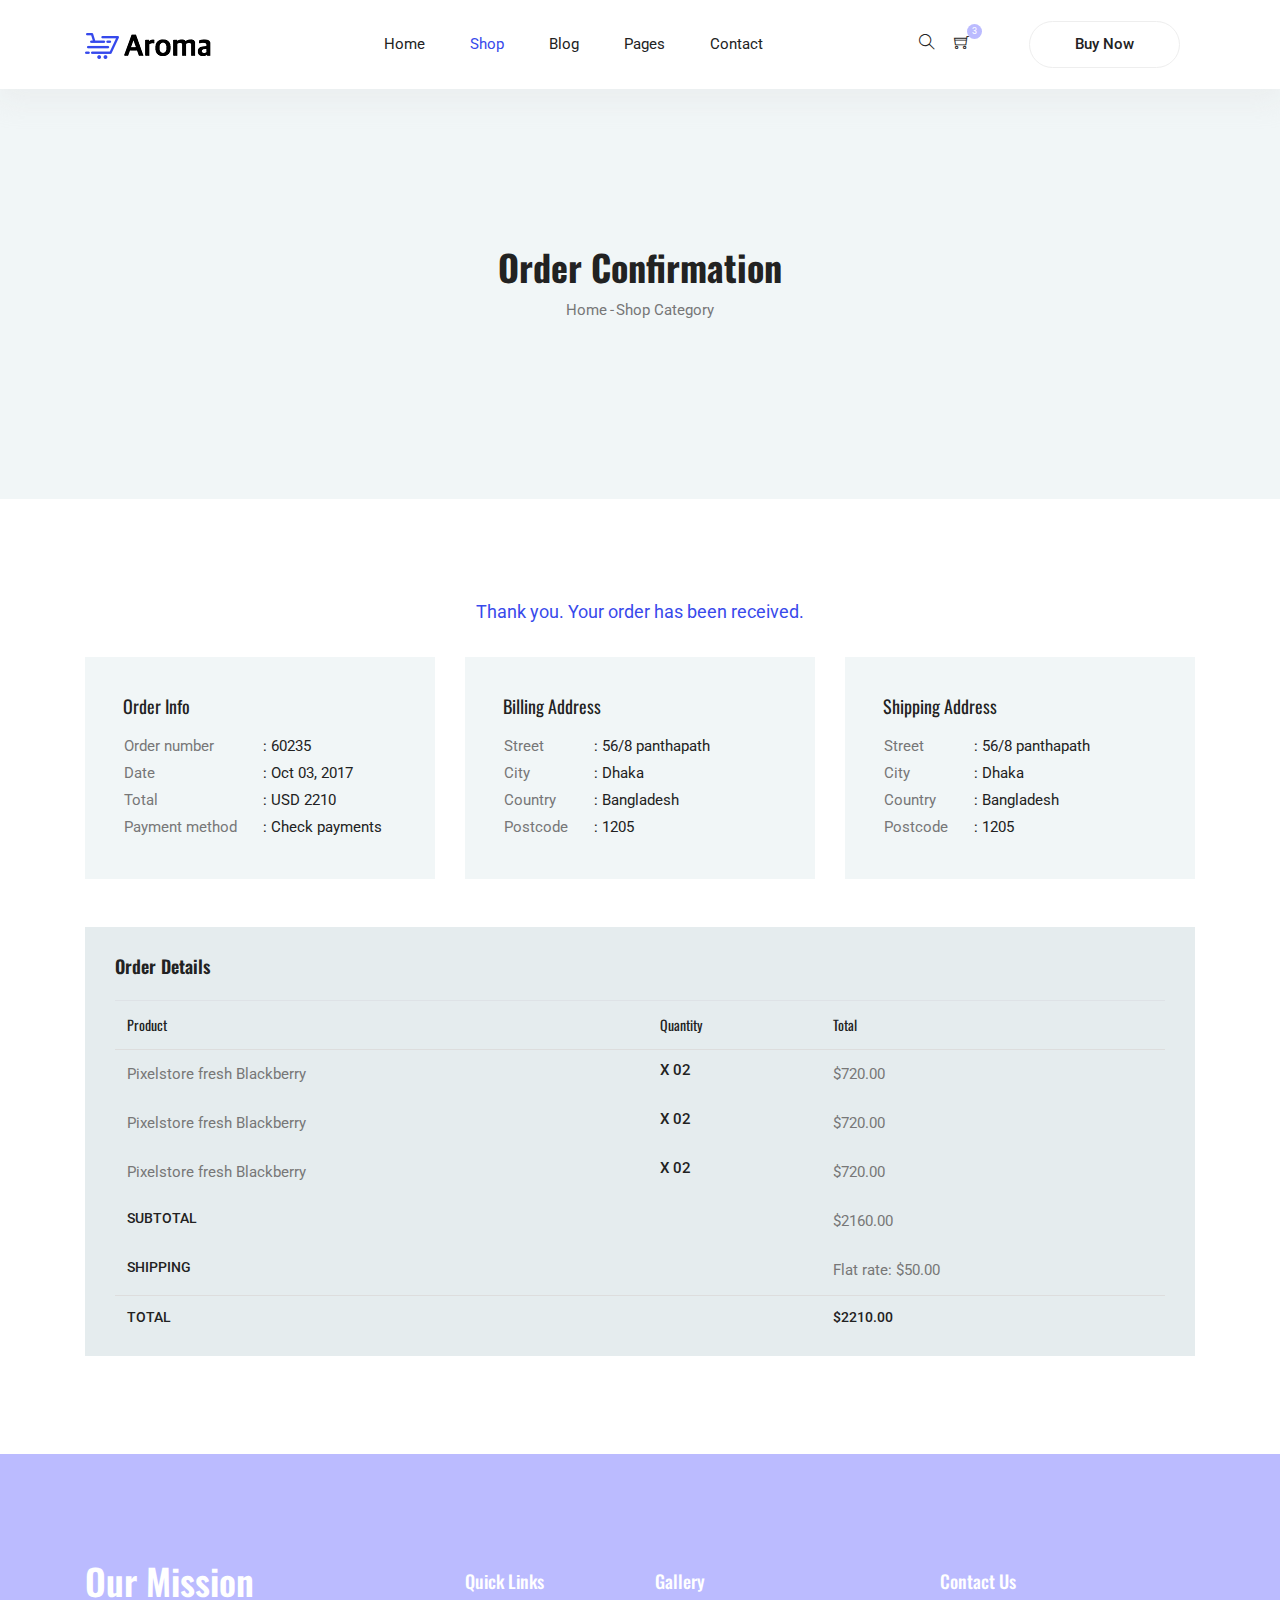
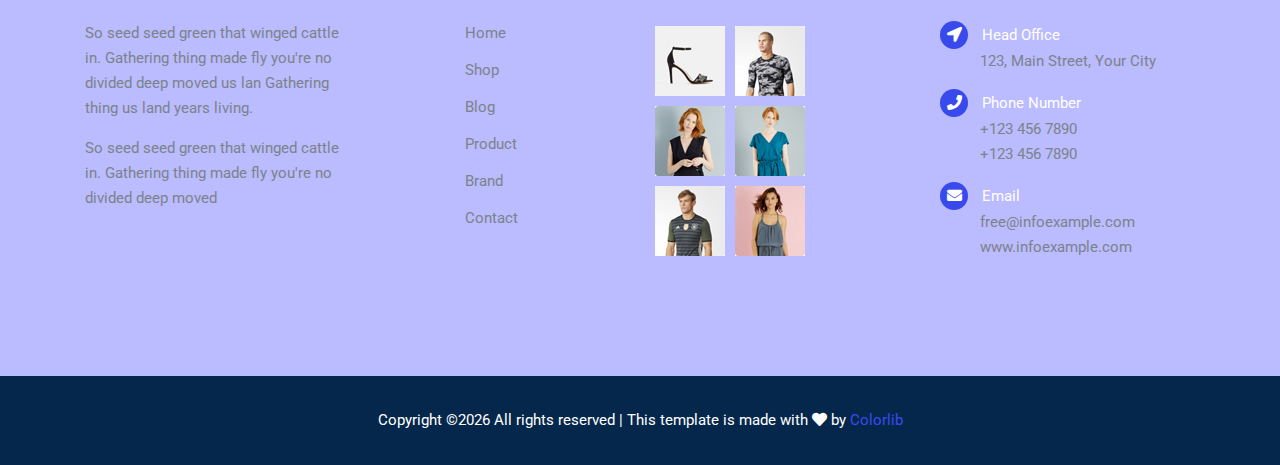
<file: meosinna/WebContent/confirmation.html>
<!DOCTYPE html>
<html lang="en">
<head>
  <meta charset="UTF-8">
  <meta name="viewport" content="width=device-width, initial-scale=1.0">
  <meta http-equiv="X-UA-Compatible" content="ie=edge">
  <title>Aroma Shop</title>
	<link rel="icon" href="img/Fevicon.png" type="image/png">
  <link rel="stylesheet" href="vendors/bootstrap/bootstrap.min.css">
  <link rel="stylesheet" href="vendors/fontawesome/css/all.min.css">
	<link rel="stylesheet" href="vendors/themify-icons/themify-icons.css">
	<link rel="stylesheet" href="vendors/linericon/style.css">
  <link rel="stylesheet" href="vendors/owl-carousel/owl.theme.default.min.css">
  <link rel="stylesheet" href="vendors/owl-carousel/owl.carousel.min.css">
  <link rel="stylesheet" href="vendors/nice-select/nice-select.css">
  <link rel="stylesheet" href="vendors/nouislider/nouislider.min.css">

  <link rel="stylesheet" href="css/style.css">
</head>
<body>
  <!--================ Start Header Menu Area =================-->
	<header class="header_area">
    <div class="main_menu">
      <nav class="navbar navbar-expand-lg navbar-light">
        <div class="container">
          <a class="navbar-brand logo_h" href="index.html"><img src="img/logo.png" alt=""></a>
          <button class="navbar-toggler" type="button" data-toggle="collapse" data-target="#navbarSupportedContent"
            aria-controls="navbarSupportedContent" aria-expanded="false" aria-label="Toggle navigation">
            <span class="icon-bar"></span>
            <span class="icon-bar"></span>
            <span class="icon-bar"></span>
          </button>
          <div class="collapse navbar-collapse offset" id="navbarSupportedContent">
            <ul class="nav navbar-nav menu_nav ml-auto mr-auto">
              <li class="nav-item"><a class="nav-link" href="index.html">Home</a></li>
              <li class="nav-item active submenu dropdown">
                <a href="#" class="nav-link dropdown-toggle" data-toggle="dropdown" role="button" aria-haspopup="true"
                  aria-expanded="false">Shop</a>
                <ul class="dropdown-menu">
                  <li class="nav-item"><a class="nav-link" href="category.html">Shop Category</a></li>
                  <li class="nav-item"><a class="nav-link" href="single-product.html">Product Details</a></li>
                  <li class="nav-item"><a class="nav-link" href="checkout.html">Product Checkout</a></li>
                  <li class="nav-item"><a class="nav-link" href="confirmation.html">Confirmation</a></li>
                  <li class="nav-item"><a class="nav-link" href="cart.html">Shopping Cart</a></li>
                </ul>
							</li>
              <li class="nav-item submenu dropdown">
                <a href="#" class="nav-link dropdown-toggle" data-toggle="dropdown" role="button" aria-haspopup="true"
                  aria-expanded="false">Blog</a>
                <ul class="dropdown-menu">
                  <li class="nav-item"><a class="nav-link" href="blog.html">Blog</a></li>
                  <li class="nav-item"><a class="nav-link" href="single-blog.html">Blog Details</a></li>
                </ul>
							</li>
							<li class="nav-item submenu dropdown">
                <a href="#" class="nav-link dropdown-toggle" data-toggle="dropdown" role="button" aria-haspopup="true"
                  aria-expanded="false">Pages</a>
                <ul class="dropdown-menu">
                  <li class="nav-item"><a class="nav-link" href="login.html">Login</a></li>
                  <li class="nav-item"><a class="nav-link" href="register.html">Register</a></li>
                  <li class="nav-item"><a class="nav-link" href="tracking-order.html">Tracking</a></li>
                </ul>
              </li>
              <li class="nav-item"><a class="nav-link" href="contact.html">Contact</a></li>
            </ul>

            <ul class="nav-shop">
              <li class="nav-item"><button><i class="ti-search"></i></button></li>
              <li class="nav-item"><button><i class="ti-shopping-cart"></i><span class="nav-shop__circle">3</span></button> </li>
              <li class="nav-item"><a class="button button-header" href="#">Buy Now</a></li>
            </ul>
          </div>
        </div>
      </nav>
    </div>
  </header>
	<!--================ End Header Menu Area =================-->
  
	<!-- ================ start banner area ================= -->	
	<section class="blog-banner-area" id="category">
		<div class="container h-100">
			<div class="blog-banner">
				<div class="text-center">
					<h1>Order Confirmation</h1>
					<nav aria-label="breadcrumb" class="banner-breadcrumb">
            <ol class="breadcrumb">
              <li class="breadcrumb-item"><a href="#">Home</a></li>
              <li class="breadcrumb-item active" aria-current="page">Shop Category</li>
            </ol>
          </nav>
				</div>
			</div>
    </div>
	</section>
	<!-- ================ end banner area ================= -->
  
  <!--================Order Details Area =================-->
  <section class="order_details section-margin--small">
    <div class="container">
      <p class="text-center billing-alert">Thank you. Your order has been received.</p>
      <div class="row mb-5">
        <div class="col-md-6 col-xl-4 mb-4 mb-xl-0">
          <div class="confirmation-card">
            <h3 class="billing-title">Order Info</h3>
            <table class="order-rable">
              <tr>
                <td>Order number</td>
                <td>: 60235</td>
              </tr>
              <tr>
                <td>Date</td>
                <td>: Oct 03, 2017</td>
              </tr>
              <tr>
                <td>Total</td>
                <td>: USD 2210</td>
              </tr>
              <tr>
                <td>Payment method</td>
                <td>: Check payments</td>
              </tr>
            </table>
          </div>
        </div>
        <div class="col-md-6 col-xl-4 mb-4 mb-xl-0">
          <div class="confirmation-card">
            <h3 class="billing-title">Billing Address</h3>
            <table class="order-rable">
              <tr>
                <td>Street</td>
                <td>: 56/8 panthapath</td>
              </tr>
              <tr>
                <td>City</td>
                <td>: Dhaka</td>
              </tr>
              <tr>
                <td>Country</td>
                <td>: Bangladesh</td>
              </tr>
              <tr>
                <td>Postcode</td>
                <td>: 1205</td>
              </tr>
            </table>
          </div>
        </div>
        <div class="col-md-6 col-xl-4 mb-4 mb-xl-0">
          <div class="confirmation-card">
            <h3 class="billing-title">Shipping Address</h3>
            <table class="order-rable">
              <tr>
                <td>Street</td>
                <td>: 56/8 panthapath</td>
              </tr>
              <tr>
                <td>City</td>
                <td>: Dhaka</td>
              </tr>
              <tr>
                <td>Country</td>
                <td>: Bangladesh</td>
              </tr>
              <tr>
                <td>Postcode</td>
                <td>: 1205</td>
              </tr>
            </table>
          </div>
        </div>
      </div>
      <div class="order_details_table">
        <h2>Order Details</h2>
        <div class="table-responsive">
          <table class="table">
            <thead>
              <tr>
                <th scope="col">Product</th>
                <th scope="col">Quantity</th>
                <th scope="col">Total</th>
              </tr>
            </thead>
            <tbody>
              <tr>
                <td>
                  <p>Pixelstore fresh Blackberry</p>
                </td>
                <td>
                  <h5>x 02</h5>
                </td>
                <td>
                  <p>$720.00</p>
                </td>
              </tr>
              <tr>
                <td>
                  <p>Pixelstore fresh Blackberry</p>
                </td>
                <td>
                  <h5>x 02</h5>
                </td>
                <td>
                  <p>$720.00</p>
                </td>
              </tr>
              <tr>
                <td>
                  <p>Pixelstore fresh Blackberry</p>
                </td>
                <td>
                  <h5>x 02</h5>
                </td>
                <td>
                  <p>$720.00</p>
                </td>
              </tr>
              <tr>
                <td>
                  <h4>Subtotal</h4>
                </td>
                <td>
                  <h5></h5>
                </td>
                <td>
                  <p>$2160.00</p>
                </td>
              </tr>
              <tr>
                <td>
                  <h4>Shipping</h4>
                </td>
                <td>
                  <h5></h5>
                </td>
                <td>
                  <p>Flat rate: $50.00</p>
                </td>
              </tr>
              <tr>
                <td>
                  <h4>Total</h4>
                </td>
                <td>
                  <h5></h5>
                </td>
                <td>
                  <h4>$2210.00</h4>
                </td>
              </tr>
            </tbody>
          </table>
        </div>
      </div>
    </div>
  </section>
  <!--================End Order Details Area =================-->



  <!--================ Start footer Area  =================-->	
	<footer>
		<div class="footer-area footer-only">
			<div class="container">
				<div class="row section_gap">
					<div class="col-lg-3 col-md-6 col-sm-6">
						<div class="single-footer-widget tp_widgets ">
							<h4 class="footer_title large_title">Our Mission</h4>
							<p>
								So seed seed green that winged cattle in. Gathering thing made fly you're no 
								divided deep moved us lan Gathering thing us land years living.
							</p>
							<p>
								So seed seed green that winged cattle in. Gathering thing made fly you're no divided deep moved 
							</p>
						</div>
					</div>
					<div class="offset-lg-1 col-lg-2 col-md-6 col-sm-6">
						<div class="single-footer-widget tp_widgets">
							<h4 class="footer_title">Quick Links</h4>
							<ul class="list">
								<li><a href="#">Home</a></li>
								<li><a href="#">Shop</a></li>
								<li><a href="#">Blog</a></li>
								<li><a href="#">Product</a></li>
								<li><a href="#">Brand</a></li>
								<li><a href="#">Contact</a></li>
							</ul>
						</div>
					</div>
					<div class="col-lg-2 col-md-6 col-sm-6">
						<div class="single-footer-widget instafeed">
							<h4 class="footer_title">Gallery</h4>
							<ul class="list instafeed d-flex flex-wrap">
								<li><img src="img/gallery/r1.jpg" alt=""></li>
								<li><img src="img/gallery/r2.jpg" alt=""></li>
								<li><img src="img/gallery/r3.jpg" alt=""></li>
								<li><img src="img/gallery/r5.jpg" alt=""></li>
								<li><img src="img/gallery/r7.jpg" alt=""></li>
								<li><img src="img/gallery/r8.jpg" alt=""></li>
							</ul>
						</div>
					</div>
					<div class="offset-lg-1 col-lg-3 col-md-6 col-sm-6">
						<div class="single-footer-widget tp_widgets">
							<h4 class="footer_title">Contact Us</h4>
							<div class="ml-40">
								<p class="sm-head">
									<span class="fa fa-location-arrow"></span>
									Head Office
								</p>
								<p>123, Main Street, Your City</p>
	
								<p class="sm-head">
									<span class="fa fa-phone"></span>
									Phone Number
								</p>
								<p>
									+123 456 7890 <br>
									+123 456 7890
								</p>
	
								<p class="sm-head">
									<span class="fa fa-envelope"></span>
									Email
								</p>
								<p>
									free@infoexample.com <br>
									www.infoexample.com
								</p>
							</div>
						</div>
					</div>
				</div>
			</div>
		</div>

		<div class="footer-bottom">
			<div class="container">
				<div class="row d-flex">
					<p class="col-lg-12 footer-text text-center">
						<!-- Link back to Colorlib can't be removed. Template is licensed under CC BY 3.0. -->
Copyright &copy;<script>document.write(new Date().getFullYear());</script> All rights reserved | This template is made with <i class="fa fa-heart" aria-hidden="true"></i> by <a href="https://colorlib.com" target="_blank">Colorlib</a>
<!-- Link back to Colorlib can't be removed. Template is licensed under CC BY 3.0. --></p>
				</div>
			</div>
		</div>
	</footer>
	<!--================ End footer Area  =================-->



  <script src="vendors/jquery/jquery-3.2.1.min.js"></script>
  <script src="vendors/bootstrap/bootstrap.bundle.min.js"></script>
  <script src="vendors/skrollr.min.js"></script>
  <script src="vendors/owl-carousel/owl.carousel.min.js"></script>
  <script src="vendors/nice-select/jquery.nice-select.min.js"></script>
  <script src="vendors/jquery.ajaxchimp.min.js"></script>
  <script src="vendors/mail-script.js"></script>
  <script src="js/main.js"></script>
</body>
</html>
</file>
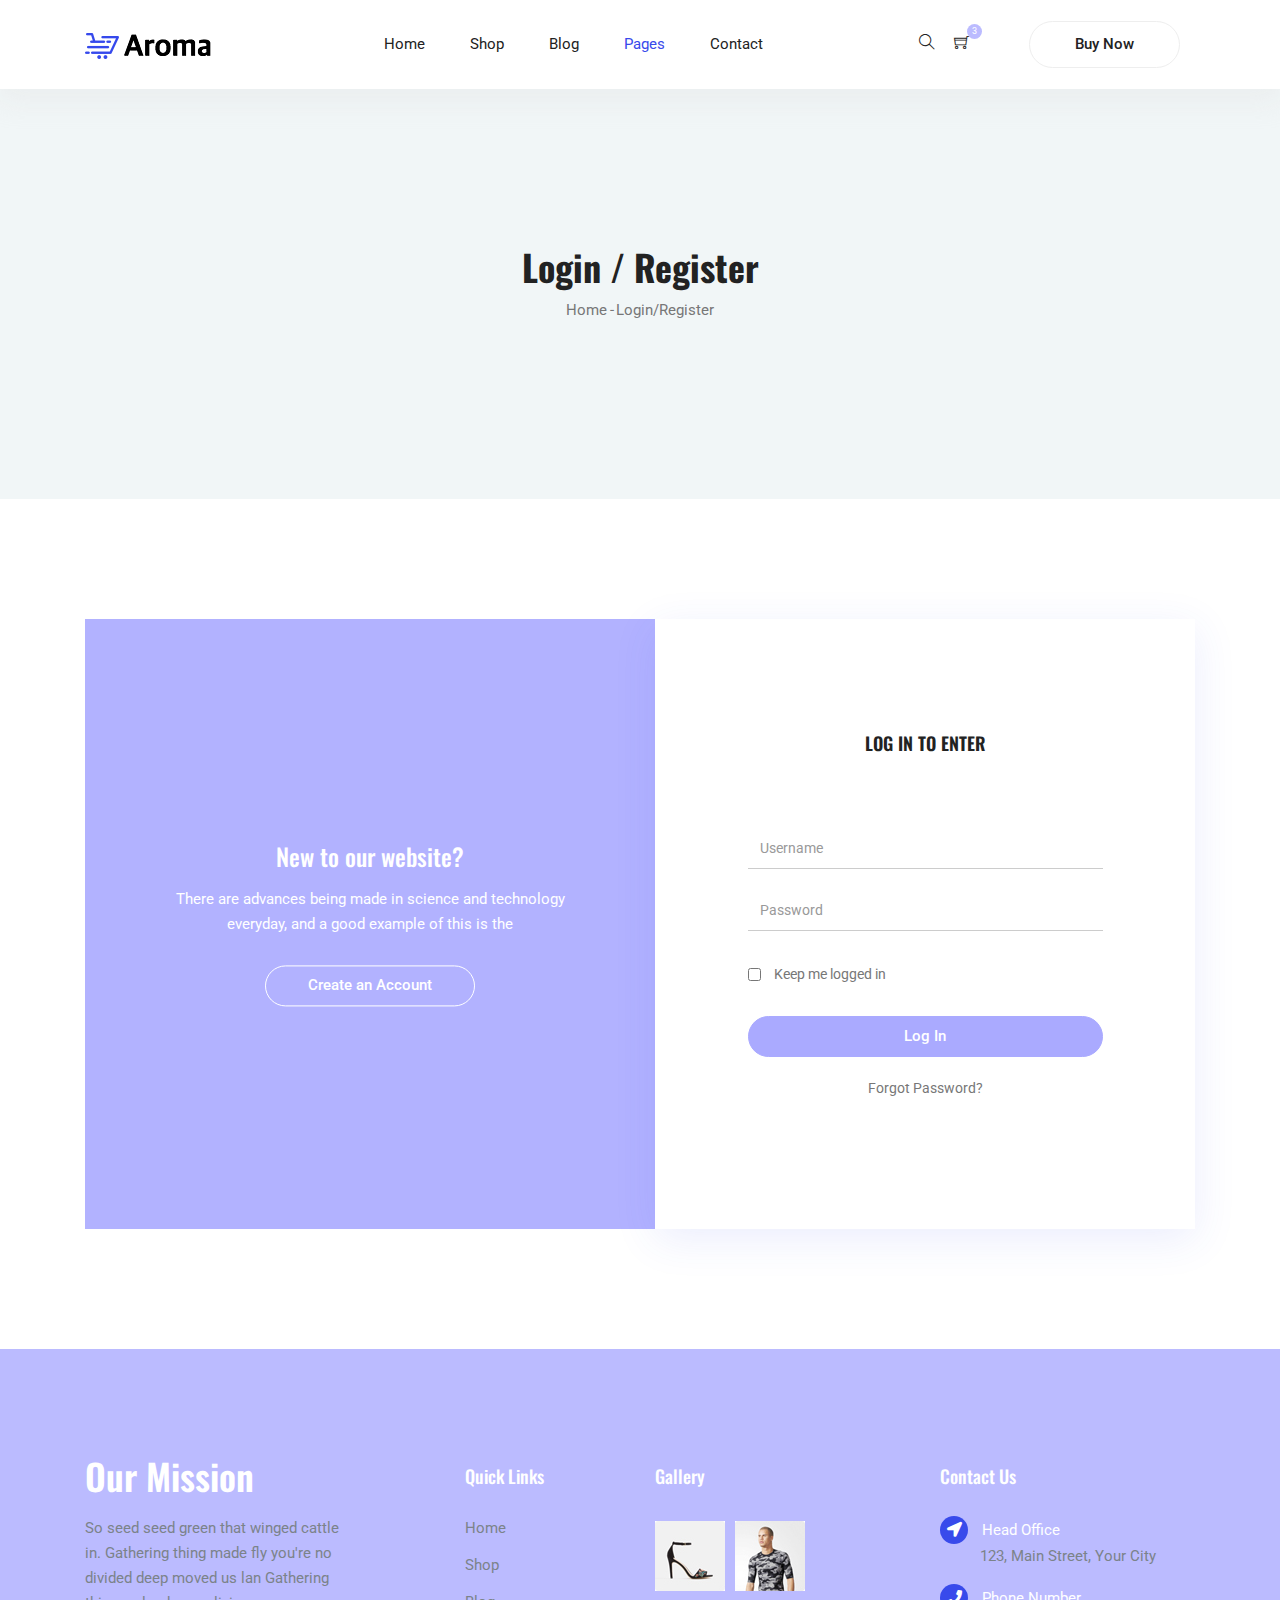
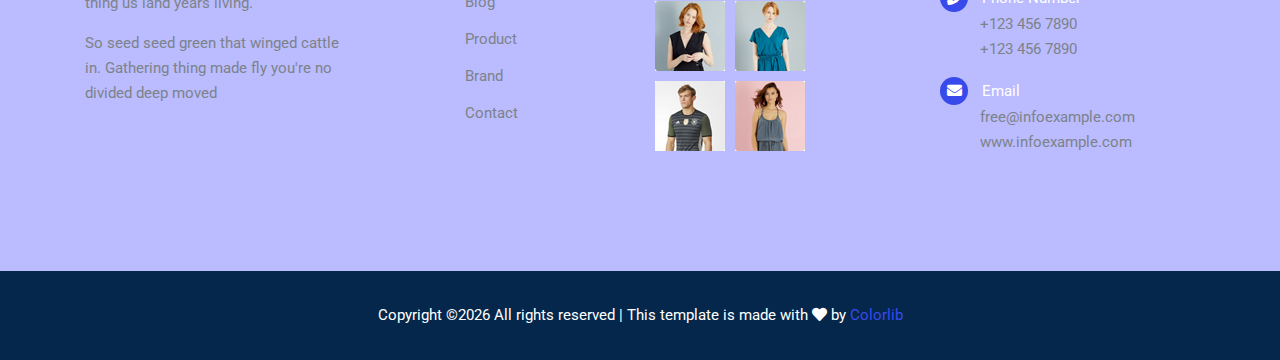
<file: meosinna/WebContent/login.html>
<!DOCTYPE html>
<html lang="en">
<head>
  <meta charset="UTF-8">
  <meta name="viewport" content="width=device-width, initial-scale=1.0">
  <meta http-equiv="X-UA-Compatible" content="ie=edge">
  <title>Aroma Shop - Login</title>
	<link rel="icon" href="img/Fevicon.png" type="image/png">
  <link rel="stylesheet" href="vendors/bootstrap/bootstrap.min.css">
  <link rel="stylesheet" href="vendors/fontawesome/css/all.min.css">
	<link rel="stylesheet" href="vendors/themify-icons/themify-icons.css">
	<link rel="stylesheet" href="vendors/linericon/style.css">
  <link rel="stylesheet" href="vendors/owl-carousel/owl.theme.default.min.css">
  <link rel="stylesheet" href="vendors/owl-carousel/owl.carousel.min.css">
  <link rel="stylesheet" href="vendors/nice-select/nice-select.css">
  <link rel="stylesheet" href="vendors/nouislider/nouislider.min.css">

  <link rel="stylesheet" href="css/style.css">
</head>
<body>
	<!--================ Start Header Menu Area =================-->
	<header class="header_area">
    <div class="main_menu">
      <nav class="navbar navbar-expand-lg navbar-light">
        <div class="container">
          <a class="navbar-brand logo_h" href="index.html"><img src="img/logo.png" alt=""></a>
          <button class="navbar-toggler" type="button" data-toggle="collapse" data-target="#navbarSupportedContent"
            aria-controls="navbarSupportedContent" aria-expanded="false" aria-label="Toggle navigation">
            <span class="icon-bar"></span>
            <span class="icon-bar"></span>
            <span class="icon-bar"></span>
          </button>
          <div class="collapse navbar-collapse offset" id="navbarSupportedContent">
            <ul class="nav navbar-nav menu_nav ml-auto mr-auto">
              <li class="nav-item"><a class="nav-link" href="index.html">Home</a></li>
              <li class="nav-item submenu dropdown">
                <a href="#" class="nav-link dropdown-toggle" data-toggle="dropdown" role="button" aria-haspopup="true"
                  aria-expanded="false">Shop</a>
                <ul class="dropdown-menu">
                  <li class="nav-item"><a class="nav-link" href="category.html">Shop Category</a></li>
                  <li class="nav-item"><a class="nav-link" href="single-product.html">Blog Details</a></li>
                  <li class="nav-item"><a class="nav-link" href="checkout.html">Product Checkout</a></li>
                  <li class="nav-item"><a class="nav-link" href="confirmation.html">Confirmation</a></li>
                  <li class="nav-item"><a class="nav-link" href="cart.html">Shopping Cart</a></li>
                </ul>
							</li>
              <li class="nav-item submenu dropdown">
                <a href="#" class="nav-link dropdown-toggle" data-toggle="dropdown" role="button" aria-haspopup="true"
                  aria-expanded="false">Blog</a>
                <ul class="dropdown-menu">
                  <li class="nav-item"><a class="nav-link" href="blog.html">Blog</a></li>
                  <li class="nav-item"><a class="nav-link" href="single-blog.html">Blog Details</a></li>
                </ul>
							</li>
							<li class="nav-item active submenu dropdown">
                <a href="#" class="nav-link dropdown-toggle" data-toggle="dropdown" role="button" aria-haspopup="true"
                  aria-expanded="false">Pages</a>
                <ul class="dropdown-menu">
                  <li class="nav-item"><a class="nav-link" href="login.html">Login</a></li>
                  <li class="nav-item"><a class="nav-link" href="register.html">Register</a></li>
                  <li class="nav-item"><a class="nav-link" href="tracking-order.html">Tracking</a></li>
                </ul>
              </li>
              <li class="nav-item"><a class="nav-link" href="contact.html">Contact</a></li>
            </ul>

            <ul class="nav-shop">
              <li class="nav-item"><button><i class="ti-search"></i></button></li>
              <li class="nav-item"><button><i class="ti-shopping-cart"></i><span class="nav-shop__circle">3</span></button> </li>
              <li class="nav-item"><a class="button button-header" href="#">Buy Now</a></li>
            </ul>
          </div>
        </div>
      </nav>
    </div>
  </header>
	<!--================ End Header Menu Area =================-->
  
  <!-- ================ start banner area ================= -->	
	<section class="blog-banner-area" id="category">
		<div class="container h-100">
			<div class="blog-banner">
				<div class="text-center">
					<h1>Login / Register</h1>
					<nav aria-label="breadcrumb" class="banner-breadcrumb">
            <ol class="breadcrumb">
              <li class="breadcrumb-item"><a href="#">Home</a></li>
              <li class="breadcrumb-item active" aria-current="page">Login/Register</li>
            </ol>
          </nav>
				</div>
			</div>
    </div>
	</section>
	<!-- ================ end banner area ================= -->
  
  <!--================Login Box Area =================-->
	<section class="login_box_area section-margin">
		<div class="container">
			<div class="row">
				<div class="col-lg-6">
					<div class="login_box_img">
						<div class="hover">
							<h4>New to our website?</h4>
							<p>There are advances being made in science and technology everyday, and a good example of this is the</p>
							<a class="button button-account" href="register.html">Create an Account</a>
						</div>
					</div>
				</div>
				<div class="col-lg-6">
					<div class="login_form_inner">
						<h3>Log in to enter</h3>
						<form class="row login_form" action="#/" id="contactForm" >
							<div class="col-md-12 form-group">
								<input type="text" class="form-control" id="name" name="name" placeholder="Username" onfocus="this.placeholder = ''" onblur="this.placeholder = 'Username'">
							</div>
							<div class="col-md-12 form-group">
								<input type="text" class="form-control" id="name" name="name" placeholder="Password" onfocus="this.placeholder = ''" onblur="this.placeholder = 'Password'">
							</div>
							<div class="col-md-12 form-group">
								<div class="creat_account">
									<input type="checkbox" id="f-option2" name="selector">
									<label for="f-option2">Keep me logged in</label>
								</div>
							</div>
							<div class="col-md-12 form-group">
								<button type="submit" value="submit" class="button button-login w-100">Log In</button>
								<a href="#">Forgot Password?</a>
							</div>
						</form>
					</div>
				</div>
			</div>
		</div>
	</section>
	<!--================End Login Box Area =================-->



  <!--================ Start footer Area  =================-->	
	<footer>
		<div class="footer-area footer-only">
			<div class="container">
				<div class="row section_gap">
					<div class="col-lg-3 col-md-6 col-sm-6">
						<div class="single-footer-widget tp_widgets ">
							<h4 class="footer_title large_title">Our Mission</h4>
							<p>
								So seed seed green that winged cattle in. Gathering thing made fly you're no 
								divided deep moved us lan Gathering thing us land years living.
							</p>
							<p>
								So seed seed green that winged cattle in. Gathering thing made fly you're no divided deep moved 
							</p>
						</div>
					</div>
					<div class="offset-lg-1 col-lg-2 col-md-6 col-sm-6">
						<div class="single-footer-widget tp_widgets">
							<h4 class="footer_title">Quick Links</h4>
							<ul class="list">
								<li><a href="#">Home</a></li>
								<li><a href="#">Shop</a></li>
								<li><a href="#">Blog</a></li>
								<li><a href="#">Product</a></li>
								<li><a href="#">Brand</a></li>
								<li><a href="#">Contact</a></li>
							</ul>
						</div>
					</div>
					<div class="col-lg-2 col-md-6 col-sm-6">
						<div class="single-footer-widget instafeed">
							<h4 class="footer_title">Gallery</h4>
							<ul class="list instafeed d-flex flex-wrap">
								<li><img src="img/gallery/r1.jpg" alt=""></li>
								<li><img src="img/gallery/r2.jpg" alt=""></li>
								<li><img src="img/gallery/r3.jpg" alt=""></li>
								<li><img src="img/gallery/r5.jpg" alt=""></li>
								<li><img src="img/gallery/r7.jpg" alt=""></li>
								<li><img src="img/gallery/r8.jpg" alt=""></li>
							</ul>
						</div>
					</div>
					<div class="offset-lg-1 col-lg-3 col-md-6 col-sm-6">
						<div class="single-footer-widget tp_widgets">
							<h4 class="footer_title">Contact Us</h4>
							<div class="ml-40">
								<p class="sm-head">
									<span class="fa fa-location-arrow"></span>
									Head Office
								</p>
								<p>123, Main Street, Your City</p>
	
								<p class="sm-head">
									<span class="fa fa-phone"></span>
									Phone Number
								</p>
								<p>
									+123 456 7890 <br>
									+123 456 7890
								</p>
	
								<p class="sm-head">
									<span class="fa fa-envelope"></span>
									Email
								</p>
								<p>
									free@infoexample.com <br>
									www.infoexample.com
								</p>
							</div>
						</div>
					</div>
				</div>
			</div>
		</div>

		<div class="footer-bottom">
			<div class="container">
				<div class="row d-flex">
					<p class="col-lg-12 footer-text text-center">
						<!-- Link back to Colorlib can't be removed. Template is licensed under CC BY 3.0. -->
Copyright &copy;<script>document.write(new Date().getFullYear());</script> All rights reserved | This template is made with <i class="fa fa-heart" aria-hidden="true"></i> by <a href="https://colorlib.com" target="_blank">Colorlib</a>
<!-- Link back to Colorlib can't be removed. Template is licensed under CC BY 3.0. --></p>
				</div>
			</div>
		</div>
	</footer>
	<!--================ End footer Area  =================-->



  <script src="vendors/jquery/jquery-3.2.1.min.js"></script>
  <script src="vendors/bootstrap/bootstrap.bundle.min.js"></script>
  <script src="vendors/skrollr.min.js"></script>
  <script src="vendors/owl-carousel/owl.carousel.min.js"></script>
  <script src="vendors/nice-select/jquery.nice-select.min.js"></script>
  <script src="vendors/jquery.ajaxchimp.min.js"></script>
  <script src="vendors/mail-script.js"></script>
  <script src="js/main.js"></script>
</body>
</html>
</file>
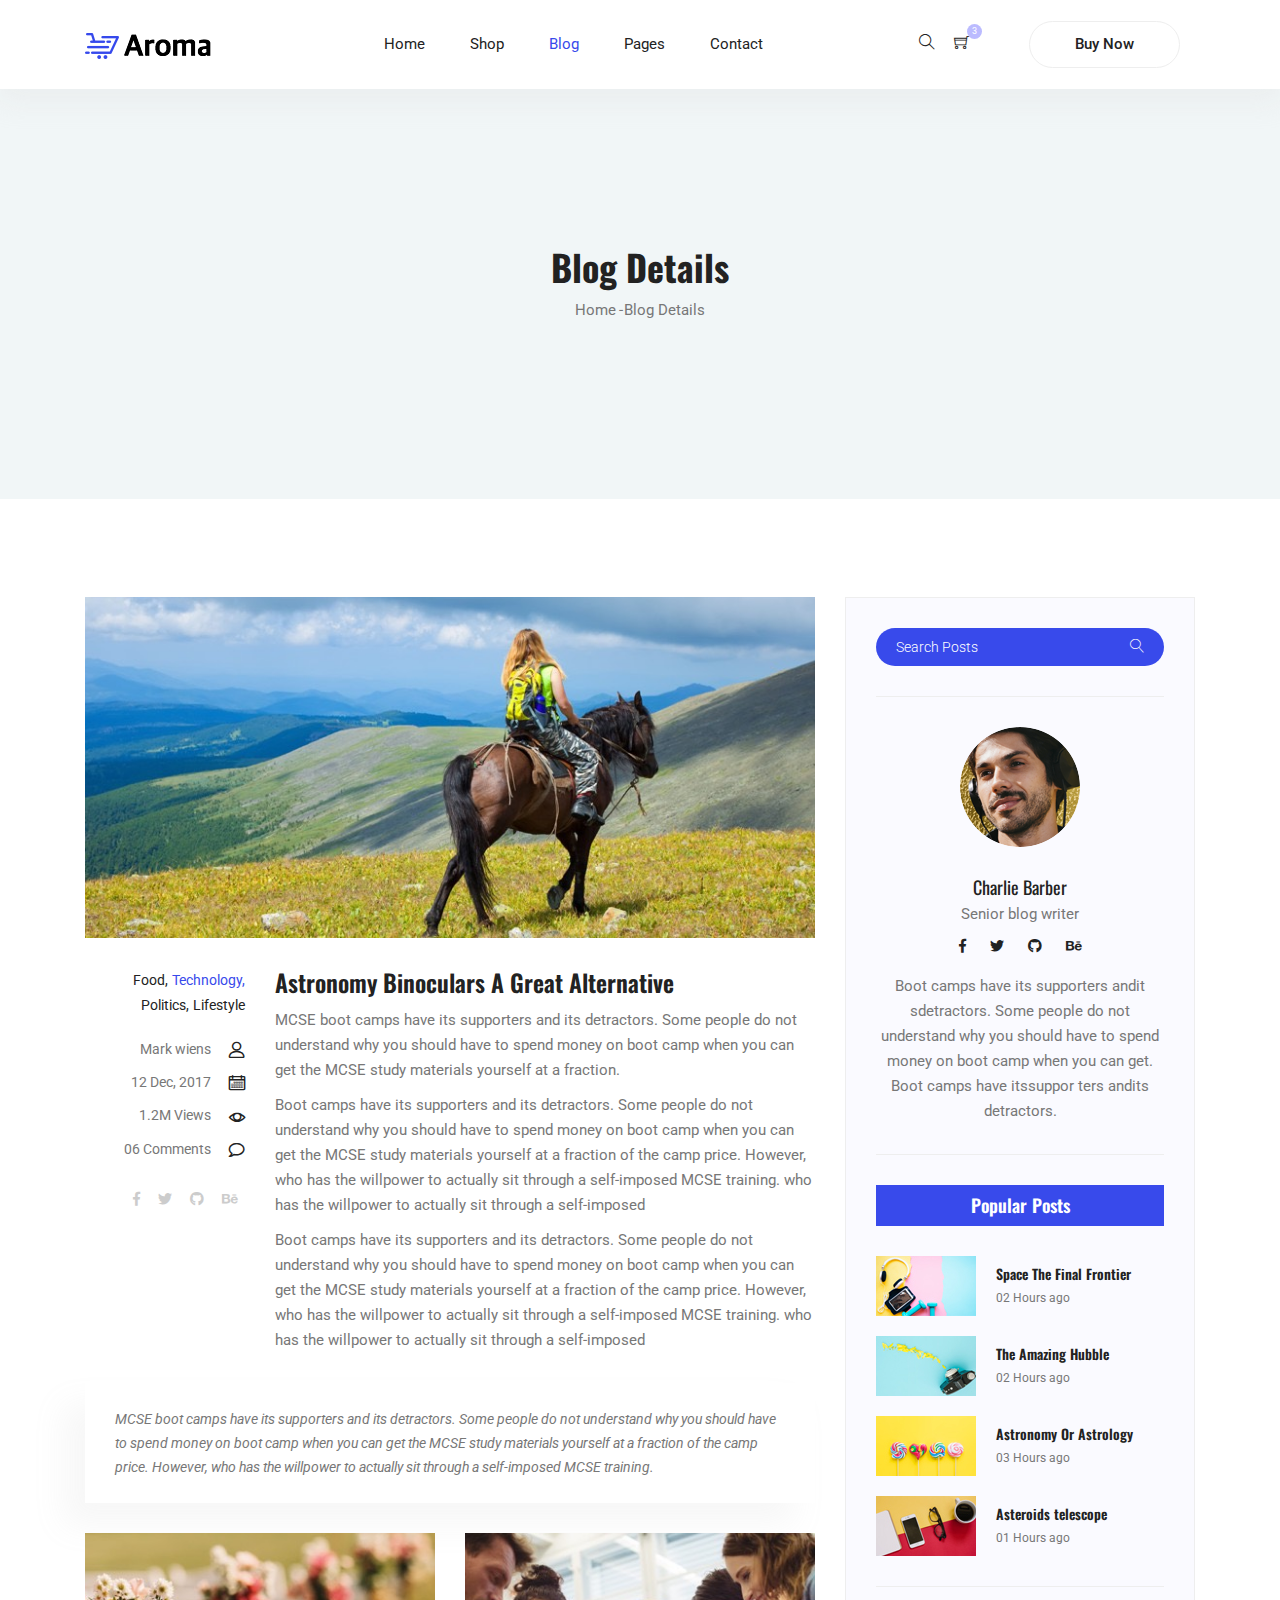
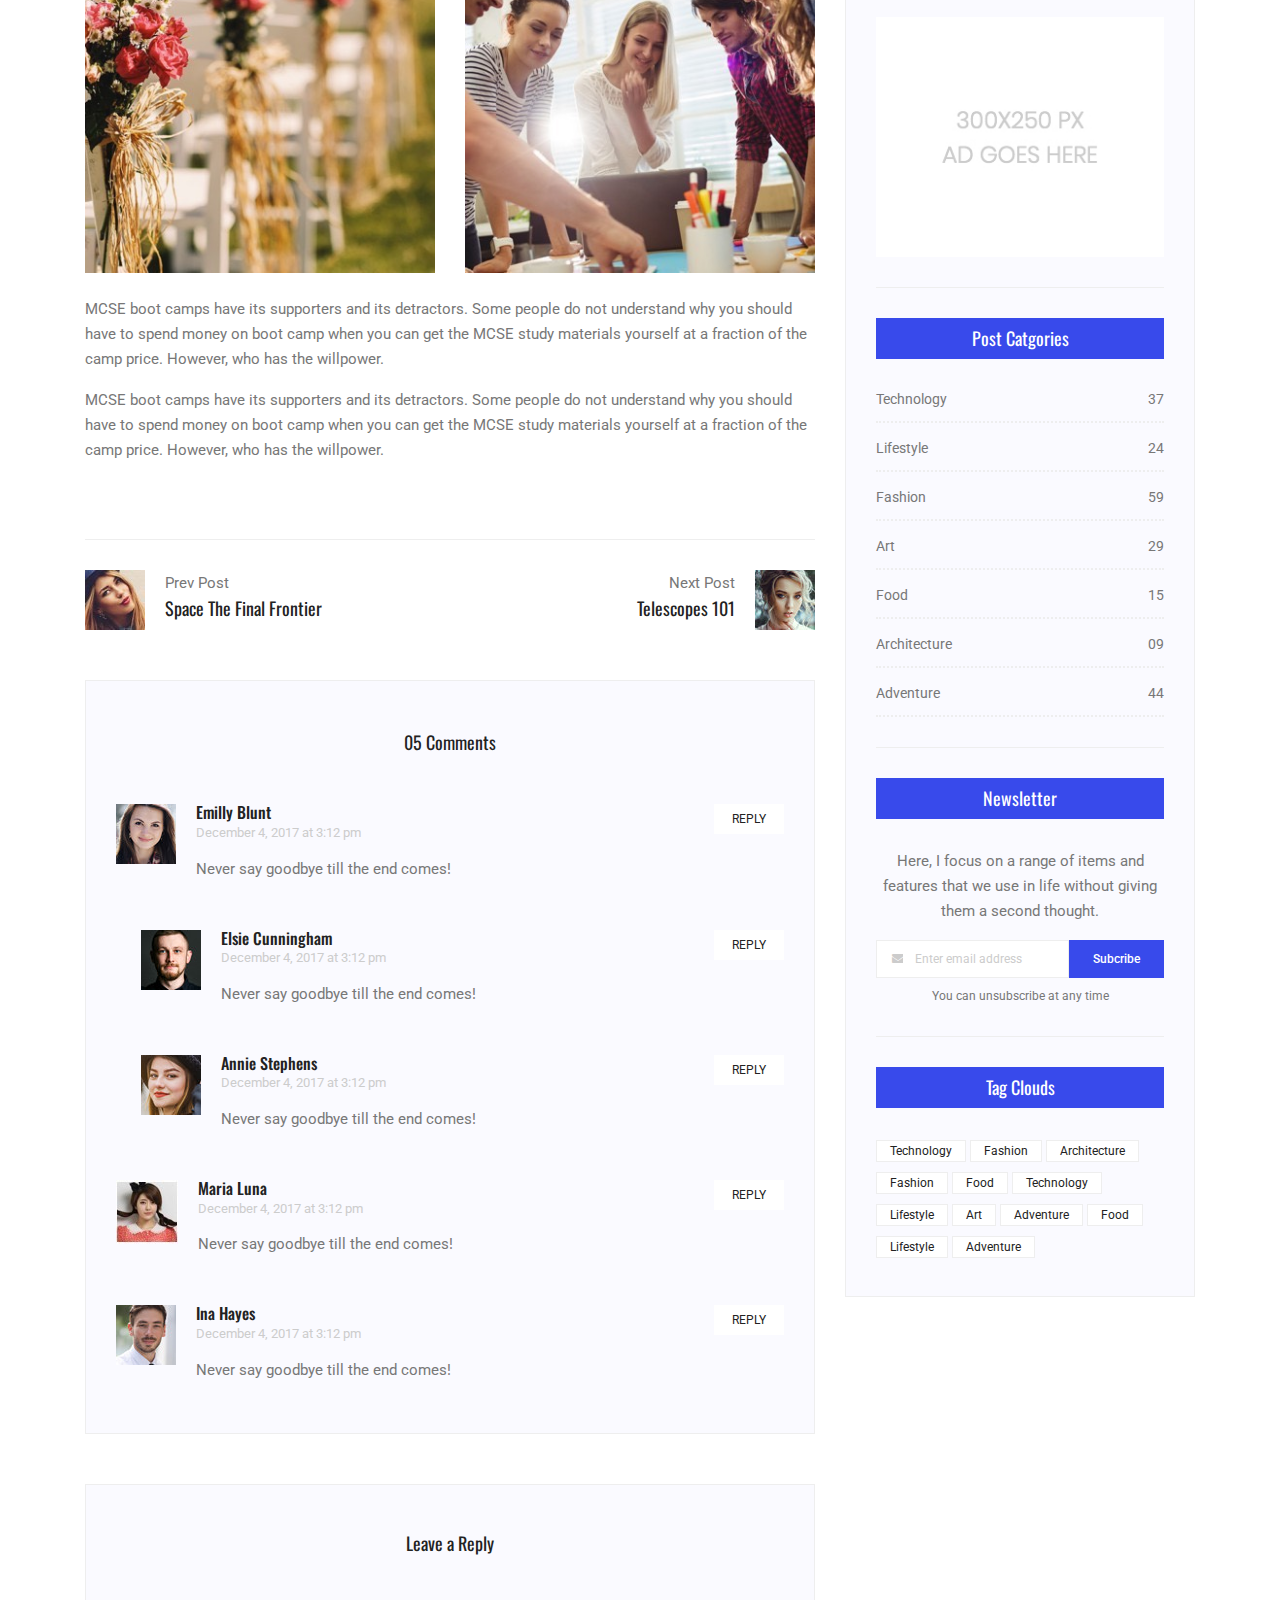
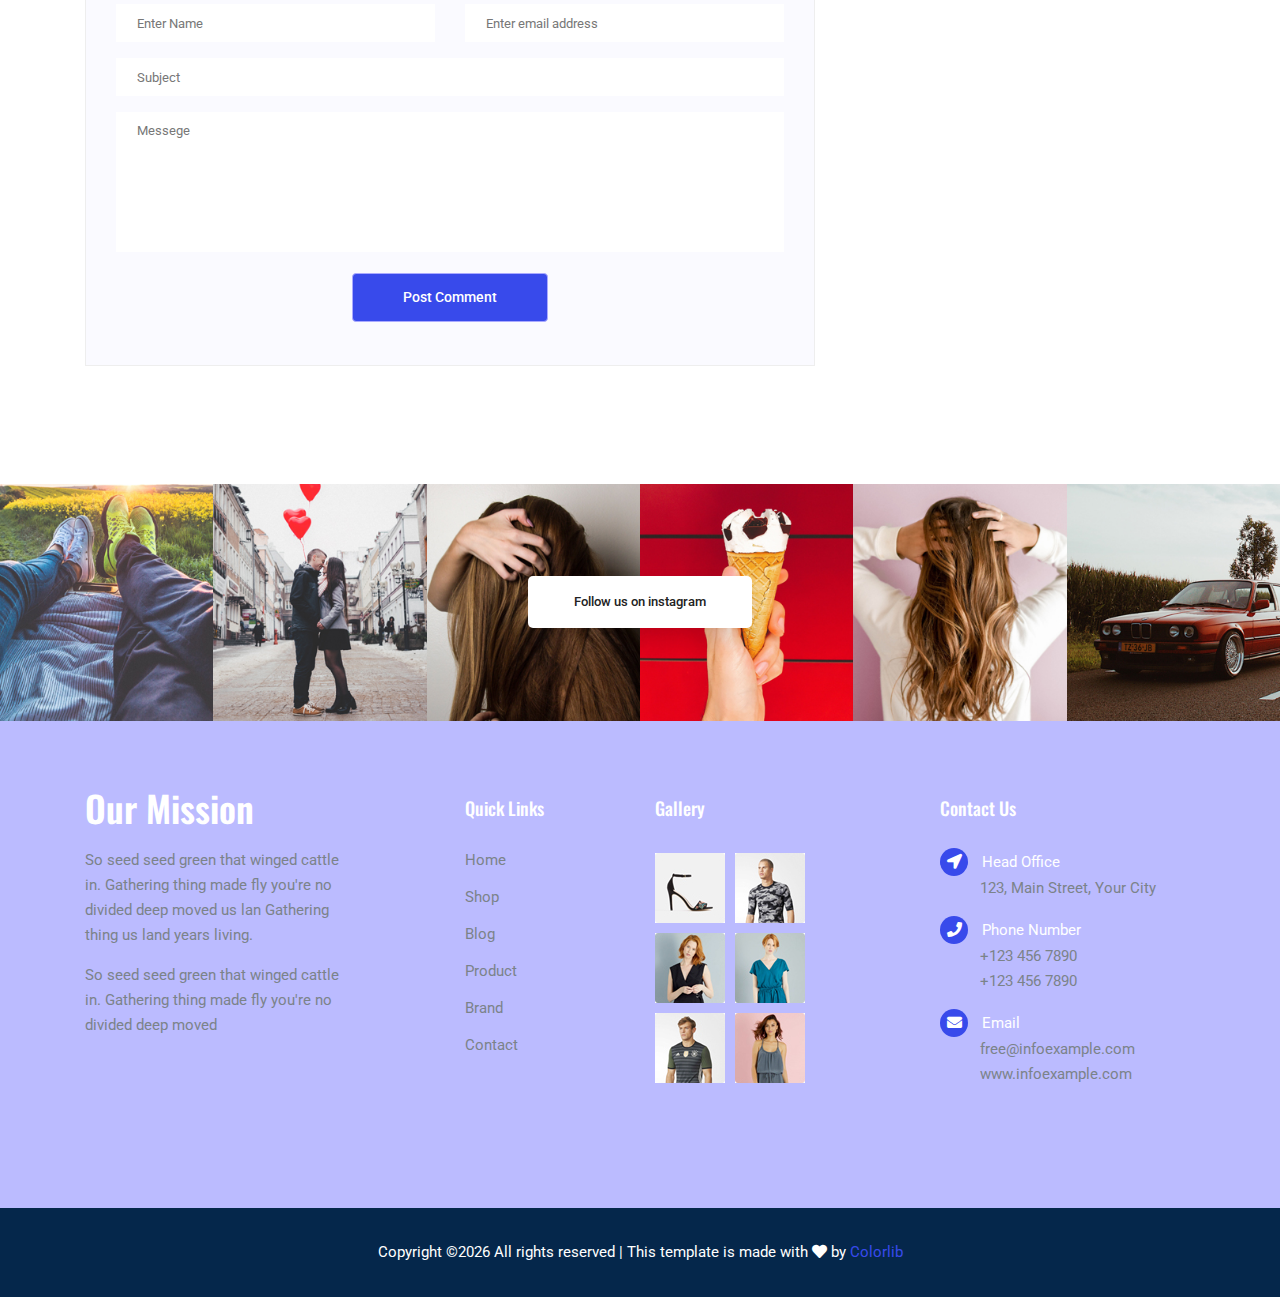
<file: meosinna/WebContent/single-blog.html>
<!DOCTYPE html>
<html lang="en">
<head>
  <meta charset="UTF-8">
  <meta name="viewport" content="width=device-width, initial-scale=1.0">
  <meta http-equiv="X-UA-Compatible" content="ie=edge">
  <title>Aroma Shop - Blog Details</title>
  <link rel="icon" href="img/Fevicon.png" type="image/png">
  <link rel="stylesheet" href="vendors/bootstrap/bootstrap.min.css">
  <link rel="stylesheet" href="vendors/fontawesome/css/all.min.css">
	<link rel="stylesheet" href="vendors/themify-icons/themify-icons.css">
	<link rel="stylesheet" href="vendors/linericon/style.css">
  <link rel="stylesheet" href="vendors/owl-carousel/owl.theme.default.min.css">
  <link rel="stylesheet" href="vendors/owl-carousel/owl.carousel.min.css">

  <link rel="stylesheet" href="css/style.css">
</head>
<body>
  <!--================ Start Header Menu Area =================-->
	<header class="header_area">
    <div class="main_menu">
      <nav class="navbar navbar-expand-lg navbar-light">
        <div class="container">
          <a class="navbar-brand logo_h" href="index.html"><img src="img/logo.png" alt=""></a>
          <button class="navbar-toggler" type="button" data-toggle="collapse" data-target="#navbarSupportedContent"
            aria-controls="navbarSupportedContent" aria-expanded="false" aria-label="Toggle navigation">
            <span class="icon-bar"></span>
            <span class="icon-bar"></span>
            <span class="icon-bar"></span>
          </button>
          <div class="collapse navbar-collapse offset" id="navbarSupportedContent">
            <ul class="nav navbar-nav menu_nav ml-auto mr-auto">
              <li class="nav-item"><a class="nav-link" href="index.html">Home</a></li>
              <li class="nav-item submenu dropdown">
                <a href="#" class="nav-link dropdown-toggle" data-toggle="dropdown" role="button" aria-haspopup="true"
                  aria-expanded="false">Shop</a>
                <ul class="dropdown-menu">
                  <li class="nav-item"><a class="nav-link" href="category.html">Shop Category</a></li>
                  <li class="nav-item"><a class="nav-link" href="single-product.html">Blog Details</a></li>
                  <li class="nav-item"><a class="nav-link" href="checkout.html">Product Checkout</a></li>
                  <li class="nav-item"><a class="nav-link" href="confirmation.html">Confirmation</a></li>
                  <li class="nav-item"><a class="nav-link" href="cart.html">Shopping Cart</a></li>
                </ul>
							</li>
              <li class="nav-item active submenu dropdown">
                <a href="#" class="nav-link dropdown-toggle" data-toggle="dropdown" role="button" aria-haspopup="true"
                  aria-expanded="false">Blog</a>
                <ul class="dropdown-menu">
                  <li class="nav-item"><a class="nav-link" href="blog.html">Blog</a></li>
                  <li class="nav-item"><a class="nav-link" href="single-blog.html">Blog Details</a></li>
                </ul>
							</li>
							<li class="nav-item submenu dropdown">
                <a href="#" class="nav-link dropdown-toggle" data-toggle="dropdown" role="button" aria-haspopup="true"
                  aria-expanded="false">Pages</a>
                <ul class="dropdown-menu">
				  <li class="nav-item"><a class="nav-link" href="login.html">Login</a></li>
                  <li class="nav-item"><a class="nav-link" href="register.html">Register</a></li>				  
                  <li class="nav-item"><a class="nav-link" href="tracking-order.html">Tracking</a></li>
                  <!-- <li class="nav-item"><a class="nav-link" href="single-blog.html">Blog Details</a></li> -->
                </ul>
              </li>
              <li class="nav-item"><a class="nav-link" href="contact.html">Contact</a></li>
            </ul>

            <ul class="nav-shop">
              <li class="nav-item"><button><i class="ti-search"></i></button></li>
              <li class="nav-item"><button><i class="ti-shopping-cart"></i><span class="nav-shop__circle">3</span></button> </li>
              <li class="nav-item"><a class="button button-header" href="#">Buy Now</a></li>
            </ul>
          </div>
        </div>
      </nav>
    </div>
  </header>
	<!--================ End Header Menu Area =================-->


	<!-- ================ start banner area ================= -->	
	<section class="blog-banner-area" id="blog">
		<div class="container h-100">
			<div class="blog-banner">
				<div class="text-center">
					<h1>Blog Details</h1>
					<nav aria-label="breadcrumb" class="banner-breadcrumb">
            <ol class="breadcrumb">
              <li class="breadcrumb-item"><a href="#">Home</a></li>
              <li class="breadcrumb-item active" aria-current="page">Blog Details</li>
            </ol>
          </nav>
				</div>
			</div>
    </div>
	</section>
	<!-- ================ end banner area ================= -->



  <!--================Blog Area =================-->
	<section class="blog_area single-post-area py-80px section-margin--small">
			<div class="container">
					<div class="row">
							<div class="col-lg-8 posts-list">
									<div class="single-post row">
											<div class="col-lg-12">
													<div class="feature-img">
															<img class="img-fluid" src="img/blog/feature-img1.jpg" alt="">
													</div>
											</div>
											<div class="col-lg-3  col-md-3">
													<div class="blog_info text-right">
															<div class="post_tag">
																	<a href="#">Food,</a>
																	<a class="active" href="#">Technology,</a>
																	<a href="#">Politics,</a>
																	<a href="#">Lifestyle</a>
															</div>
															<ul class="blog_meta list">
																	<li>
																			<a href="#">Mark wiens
																					<i class="lnr lnr-user"></i>
																			</a>
																	</li>
																	<li>
																			<a href="#">12 Dec, 2017
																					<i class="lnr lnr-calendar-full"></i>
																			</a>
																	</li>
																	<li>
																			<a href="#">1.2M Views
																					<i class="lnr lnr-eye"></i>
																			</a>
																	</li>
																	<li>
																			<a href="#">06 Comments
																					<i class="lnr lnr-bubble"></i>
																			</a>
																	</li>
															</ul>
															<ul class="social-links">
																	<li>
																			<a href="#">
																					<i class="fab fa-facebook-f"></i>
																			</a>
																	</li>
																	<li>
																			<a href="#">
																				<i class="fab fa-twitter"></i>																				
																			</a>
																	</li>
																	<li>
																			<a href="#">
																				<i class="fab fa-github"></i>																				
																			</a>
																	</li>
																	<li>
																			<a href="#">
																				<i class="fab fa-behance"></i>																				
																			</a>
																	</li>
															</ul>
													</div>
											</div>
											<div class="col-lg-9 col-md-9 blog_details">
													<h2>Astronomy Binoculars A Great Alternative</h2>
													<p class="excert">
															MCSE boot camps have its supporters and its detractors. Some people do not understand why you should have to spend money
															on boot camp when you can get the MCSE study materials yourself at a fraction.
													</p>
													<p>
															Boot camps have its supporters and its detractors. Some people do not understand why you should have to spend money on boot
															camp when you can get the MCSE study materials yourself at a fraction of the camp price.
															However, who has the willpower to actually sit through a self-imposed MCSE training. who
															has the willpower to actually sit through a self-imposed
													</p>
													<p>
															Boot camps have its supporters and its detractors. Some people do not understand why you should have to spend money on boot
															camp when you can get the MCSE study materials yourself at a fraction of the camp price.
															However, who has the willpower to actually sit through a self-imposed MCSE training. who
															has the willpower to actually sit through a self-imposed
													</p>
											</div>
											<div class="col-lg-12">
													<div class="quotes">
															MCSE boot camps have its supporters and its detractors. Some people do not understand why you should have to spend money
															on boot camp when you can get the MCSE study materials yourself at a fraction of the camp
															price. However, who has the willpower to actually sit through a self-imposed MCSE training.
													</div>
													<div class="row">
															<div class="col-6">
																	<img class="img-fluid" src="img/blog/post-img1.jpg" alt="">
															</div>
															<div class="col-6">
																	<img class="img-fluid" src="img/blog/post-img2.jpg" alt="">
															</div>
															<div class="col-lg-12 mt-4">
																	<p>
																			MCSE boot camps have its supporters and its detractors. Some people do not understand why you should have to spend money
																			on boot camp when you can get the MCSE study materials yourself at a fraction of
																			the camp price. However, who has the willpower.
																	</p>
																	<p>
																			MCSE boot camps have its supporters and its detractors. Some people do not understand why you should have to spend money
																			on boot camp when you can get the MCSE study materials yourself at a fraction of
																			the camp price. However, who has the willpower.
																	</p>
															</div>
													</div>
											</div>
									</div>
									<div class="navigation-area">
											<div class="row">
													<div class="col-lg-6 col-md-6 col-12 nav-left flex-row d-flex justify-content-start align-items-center">
															<div class="thumb">
																	<a href="#">
																			<img class="img-fluid" src="img/blog/prev.jpg" alt="">
																	</a>
															</div>
															<div class="arrow">
																	<a href="#">
																			<span class="lnr text-white lnr-arrow-left"></span>
																	</a>
															</div>
															<div class="detials">
																	<p>Prev Post</p>
																	<a href="#">
																			<h4>Space The Final Frontier</h4>
																	</a>
															</div>
													</div>
													<div class="col-lg-6 col-md-6 col-12 nav-right flex-row d-flex justify-content-end align-items-center">
															<div class="detials">
																	<p>Next Post</p>
																	<a href="#">
																			<h4>Telescopes 101</h4>
																	</a>
															</div>
															<div class="arrow">
																	<a href="#">
																			<span class="lnr text-white lnr-arrow-right"></span>
																	</a>
															</div>
															<div class="thumb">
																	<a href="#">
																			<img class="img-fluid" src="img/blog/next.jpg" alt="">
																	</a>
															</div>
													</div>
											</div>
									</div>
									<div class="comments-area">
											<h4>05 Comments</h4>
											<div class="comment-list">
													<div class="single-comment justify-content-between d-flex">
															<div class="user justify-content-between d-flex">
																	<div class="thumb">
																			<img src="img/blog/c1.jpg" alt="">
																	</div>
																	<div class="desc">
																			<h5>
																					<a href="#">Emilly Blunt</a>
																			</h5>
																			<p class="date">December 4, 2017 at 3:12 pm </p>
																			<p class="comment">
																					Never say goodbye till the end comes!
																			</p>
																	</div>
															</div>
															<div class="reply-btn">
																	<a href="#" class="btn-reply text-uppercase">reply</a>
															</div>
													</div>
											</div>
											<div class="comment-list left-padding">
													<div class="single-comment justify-content-between d-flex">
															<div class="user justify-content-between d-flex">
																	<div class="thumb">
																			<img src="img/blog/c2.jpg" alt="">
																	</div>
																	<div class="desc">
																			<h5>
																					<a href="#">Elsie Cunningham</a>
																			</h5>
																			<p class="date">December 4, 2017 at 3:12 pm </p>
																			<p class="comment">
																					Never say goodbye till the end comes!
																			</p>
																	</div>
															</div>
															<div class="reply-btn">
																	<a href="#" class="btn-reply text-uppercase">reply</a>
															</div>
													</div>
											</div>
											<div class="comment-list left-padding">
													<div class="single-comment justify-content-between d-flex">
															<div class="user justify-content-between d-flex">
																	<div class="thumb">
																			<img src="img/blog/c3.jpg" alt="">
																	</div>
																	<div class="desc">
																			<h5>
																					<a href="#">Annie Stephens</a>
																			</h5>
																			<p class="date">December 4, 2017 at 3:12 pm </p>
																			<p class="comment">
																					Never say goodbye till the end comes!
																			</p>
																	</div>
															</div>
															<div class="reply-btn">
																	<a href="#" class="btn-reply text-uppercase">reply</a>
															</div>
													</div>
											</div>
											<div class="comment-list">
													<div class="single-comment justify-content-between d-flex">
															<div class="user justify-content-between d-flex">
																	<div class="thumb">
																			<img src="img/blog/c4.jpg" alt="">
																	</div>
																	<div class="desc">
																			<h5>
																					<a href="#">Maria Luna</a>
																			</h5>
																			<p class="date">December 4, 2017 at 3:12 pm </p>
																			<p class="comment">
																					Never say goodbye till the end comes!
																			</p>
																	</div>
															</div>
															<div class="reply-btn">
																	<a href="#" class="btn-reply text-uppercase">reply</a>
															</div>
													</div>
											</div>
											<div class="comment-list">
													<div class="single-comment justify-content-between d-flex">
															<div class="user justify-content-between d-flex">
																	<div class="thumb">
																			<img src="img/blog/c5.jpg" alt="">
																	</div>
																	<div class="desc">
																			<h5>
																					<a href="#">Ina Hayes</a>
																			</h5>
																			<p class="date">December 4, 2017 at 3:12 pm </p>
																			<p class="comment">
																					Never say goodbye till the end comes!
																			</p>
																	</div>
															</div>
															<div class="reply-btn">
																	<a href="#" class="btn-reply text-uppercase">reply</a>
															</div>
													</div>
											</div>
									</div>
									<div class="comment-form">
											<h4>Leave a Reply</h4>
											<form>
													<div class="form-group form-inline">
															<div class="form-group col-lg-6 col-md-6 name">
																	<input type="text" class="form-control" id="name" placeholder="Enter Name" onfocus="this.placeholder = ''" onblur="this.placeholder = 'Enter Name'">
															</div>
															<div class="form-group col-lg-6 col-md-6 email">
																	<input type="email" class="form-control" id="email" placeholder="Enter email address" onfocus="this.placeholder = ''" onblur="this.placeholder = 'Enter email address'">
															</div>
													</div>
													<div class="form-group">
															<input type="text" class="form-control" id="subject" placeholder="Subject" onfocus="this.placeholder = ''" onblur="this.placeholder = 'Subject'">
													</div>
													<div class="form-group">
															<textarea class="form-control mb-10" rows="5" name="message" placeholder="Messege" onfocus="this.placeholder = ''" onblur="this.placeholder = 'Messege'"
																	required=""></textarea>
													</div>
													<a href="#" class="button button-postComment button--active">Post Comment</a>
											</form>
									</div>
							</div>
							<div class="col-lg-4">
									<div class="blog_right_sidebar">
											<aside class="single_sidebar_widget search_widget">
													<div class="input-group">
															<input type="text" class="form-control" placeholder="Search Posts">
															<span class="input-group-btn">
																	<button class="btn btn-default" type="button">
																			<i class="lnr lnr-magnifier"></i>
																	</button>
															</span>
													</div>
													<!-- /input-group -->
													<div class="br"></div>
											</aside>
											<aside class="single_sidebar_widget author_widget">
													<img class="author_img rounded-circle" src="img/blog/author.png" alt="">
													<h4>Charlie Barber</h4>
													<p>Senior blog writer</p>
													<div class="social_icon">
                              <a href="#">
                                  <i class="fab fa-facebook-f"></i>
                              </a>
                              <a href="#">
                                  <i class="fab fa-twitter"></i>
                              </a>
                              <a href="#">
                                  <i class="fab fa-github"></i>
                              </a>
                              <a href="#">
                                <i class="fab fa-behance"></i>
                              </a>
                          </div>
													<p>Boot camps have its supporters andit sdetractors. Some people do not understand why you should
															have to spend money on boot camp when you can get. Boot camps have itssuppor ters andits
															detractors.
													</p>
													<div class="br"></div>
											</aside>
											<aside class="single_sidebar_widget popular_post_widget">
													<h3 class="widget_title">Popular Posts</h3>
													<div class="media post_item">
															<img src="img/blog/popular-post/post1.jpg" alt="post">
															<div class="media-body">
																	<a href="blog-details.html">
																			<h3>Space The Final Frontier</h3>
																	</a>
																	<p>02 Hours ago</p>
															</div>
													</div>
													<div class="media post_item">
															<img src="img/blog/popular-post/post2.jpg" alt="post">
															<div class="media-body">
																	<a href="blog-details.html">
																			<h3>The Amazing Hubble</h3>
																	</a>
																	<p>02 Hours ago</p>
															</div>
													</div>
													<div class="media post_item">
															<img src="img/blog/popular-post/post3.jpg" alt="post">
															<div class="media-body">
																	<a href="blog-details.html">
																			<h3>Astronomy Or Astrology</h3>
																	</a>
																	<p>03 Hours ago</p>
															</div>
													</div>
													<div class="media post_item">
															<img src="img/blog/popular-post/post4.jpg" alt="post">
															<div class="media-body">
																	<a href="blog-details.html">
																			<h3>Asteroids telescope</h3>
																	</a>
																	<p>01 Hours ago</p>
															</div>
													</div>
													<div class="br"></div>
											</aside>
											<aside class="single_sidebar_widget ads_widget">
													<a href="#">
															<img class="img-fluid" src="img/blog/add.jpg" alt="">
													</a>
													<div class="br"></div>
											</aside>
											<aside class="single_sidebar_widget post_category_widget">
													<h4 class="widget_title">Post Catgories</h4>
													<ul class="list cat-list">
															<li>
																	<a href="#" class="d-flex justify-content-between">
																			<p>Technology</p>
																			<p>37</p>
																	</a>
															</li>
															<li>
																	<a href="#" class="d-flex justify-content-between">
																			<p>Lifestyle</p>
																			<p>24</p>
																	</a>
															</li>
															<li>
																	<a href="#" class="d-flex justify-content-between">
																			<p>Fashion</p>
																			<p>59</p>
																	</a>
															</li>
															<li>
																	<a href="#" class="d-flex justify-content-between">
																			<p>Art</p>
																			<p>29</p>
																	</a>
															</li>
															<li>
																	<a href="#" class="d-flex justify-content-between">
																			<p>Food</p>
																			<p>15</p>
																	</a>
															</li>
															<li>
																	<a href="#" class="d-flex justify-content-between">
																			<p>Architecture</p>
																			<p>09</p>
																	</a>
															</li>
															<li>
																	<a href="#" class="d-flex justify-content-between">
																			<p>Adventure</p>
																			<p>44</p>
																	</a>
															</li>
													</ul>
													<div class="br"></div>
											</aside>
											<aside class="single-sidebar-widget newsletter_widget">
													<h4 class="widget_title">Newsletter</h4>
													<p>
															Here, I focus on a range of items and features that we use in life without giving them a second thought.
													</p>
													<div class="form-group d-flex flex-row">
															<div class="input-group">
																	<div class="input-group-prepend">
																			<div class="input-group-text">
																					<i class="fa fa-envelope" aria-hidden="true"></i>
																			</div>
																	</div>
																	<input type="text" class="form-control" id="inlineFormInputGroup" placeholder="Enter email address" onfocus="this.placeholder = ''"
																			onblur="this.placeholder = 'Enter email'">
															</div>
															<a href="#" class="bbtns">Subcribe</a>
													</div>
													<p class="text-bottom">You can unsubscribe at any time</p>
													<div class="br"></div>
											</aside>
											<aside class="single-sidebar-widget tag_cloud_widget">
													<h4 class="widget_title">Tag Clouds</h4>
													<ul class="list">
															<li>
																	<a href="#">Technology</a>
															</li>
															<li>
																	<a href="#">Fashion</a>
															</li>
															<li>
																	<a href="#">Architecture</a>
															</li>
															<li>
																	<a href="#">Fashion</a>
															</li>
															<li>
																	<a href="#">Food</a>
															</li>
															<li>
																	<a href="#">Technology</a>
															</li>
															<li>
																	<a href="#">Lifestyle</a>
															</li>
															<li>
																	<a href="#">Art</a>
															</li>
															<li>
																	<a href="#">Adventure</a>
															</li>
															<li>
																	<a href="#">Food</a>
															</li>
															<li>
																	<a href="#">Lifestyle</a>
															</li>
															<li>
																	<a href="#">Adventure</a>
															</li>
													</ul>
											</aside>
									</div>
							</div>
					</div>
			</div>
	</section>
	<!--================Blog Area =================-->
  

  <!--================Instagram Area =================-->
  <section class="instagram_area">
    <div class="container box_1620">
      <div class="insta_btn">
        <a class="btn theme_btn" href="#">Follow us on instagram</a>
      </div>
      <div class="instagram_image row m0">
        <a href="#"><img src="img/instagram/ins-1.jpg" alt=""></a>
        <a href="#"><img src="img/instagram/ins-2.jpg" alt=""></a>
        <a href="#"><img src="img/instagram/ins-3.jpg" alt=""></a>
        <a href="#"><img src="img/instagram/ins-4.jpg" alt=""></a>
        <a href="#"><img src="img/instagram/ins-5.jpg" alt=""></a>
        <a href="#"><img src="img/instagram/ins-6.jpg" alt=""></a>
      </div>
    </div>
  </section>
  <!--================End Instagram Area =================-->
  

  <!--================ Start footer Area  =================-->	
	<footer>
		<div class="footer-area">
			<div class="container">
				<div class="row section_gap">
					<div class="col-lg-3 col-md-6 col-sm-6">
						<div class="single-footer-widget tp_widgets">
							<h4 class="footer_title large_title">Our Mission</h4>
							<p>
								So seed seed green that winged cattle in. Gathering thing made fly you're no 
								divided deep moved us lan Gathering thing us land years living.
							</p>
							<p>
								So seed seed green that winged cattle in. Gathering thing made fly you're no divided deep moved 
							</p>
						</div>
					</div>
					<div class="offset-lg-1 col-lg-2 col-md-6 col-sm-6">
						<div class="single-footer-widget tp_widgets">
							<h4 class="footer_title">Quick Links</h4>
							<ul class="list">
								<li><a href="#">Home</a></li>
								<li><a href="#">Shop</a></li>
								<li><a href="#">Blog</a></li>
								<li><a href="#">Product</a></li>
								<li><a href="#">Brand</a></li>
								<li><a href="#">Contact</a></li>
							</ul>
						</div>
					</div>
					<div class="col-lg-2 col-md-6 col-sm-6">
						<div class="single-footer-widget instafeed">
							<h4 class="footer_title">Gallery</h4>
							<ul class="list instafeed d-flex flex-wrap">
								<li><img src="img/gallery/r1.jpg" alt=""></li>
								<li><img src="img/gallery/r2.jpg" alt=""></li>
								<li><img src="img/gallery/r3.jpg" alt=""></li>
								<li><img src="img/gallery/r5.jpg" alt=""></li>
								<li><img src="img/gallery/r7.jpg" alt=""></li>
								<li><img src="img/gallery/r8.jpg" alt=""></li>
							</ul>
						</div>
					</div>
					<div class="offset-lg-1 col-lg-3 col-md-6 col-sm-6">
						<div class="single-footer-widget tp_widgets">
							<h4 class="footer_title">Contact Us</h4>
							<div class="ml-40">
								<p class="sm-head">
									<span class="fa fa-location-arrow"></span>
									Head Office
								</p>
								<p>123, Main Street, Your City</p>
	
								<p class="sm-head">
									<span class="fa fa-phone"></span>
									Phone Number
								</p>
								<p>
									+123 456 7890 <br>
									+123 456 7890
								</p>
	
								<p class="sm-head">
									<span class="fa fa-envelope"></span>
									Email
								</p>
								<p>
									free@infoexample.com <br>
									www.infoexample.com
								</p>
							</div>
						</div>
					</div>
				</div>
			</div>
		</div>

		<div class="footer-bottom">
			<div class="container">
				<div class="row d-flex">
					<p class="col-lg-12 footer-text text-center">
						<!-- Link back to Colorlib can't be removed. Template is licensed under CC BY 3.0. -->
Copyright &copy;<script>document.write(new Date().getFullYear());</script> All rights reserved | This template is made with <i class="fa fa-heart" aria-hidden="true"></i> by <a href="https://colorlib.com" target="_blank">Colorlib</a>
<!-- Link back to Colorlib can't be removed. Template is licensed under CC BY 3.0. --></p>
				</div>
			</div>
		</div>
	</footer>
	<!--================ End footer Area  =================-->



  <script src="vendors/jquery/jquery-3.2.1.min.js"></script>
  <script src="vendors/bootstrap/bootstrap.bundle.min.js"></script>
  <script src="vendors/skrollr.min.js"></script>
  <script src="vendors/owl-carousel/owl.carousel.min.js"></script>
  <script src="vendors/nice-select/jquery.nice-select.min.js"></script>
  <script src="vendors/jquery.ajaxchimp.min.js"></script>
  <script src="vendors/mail-script.js"></script>
  <script src="js/main.js"></script>
</body>
</html>
</file>
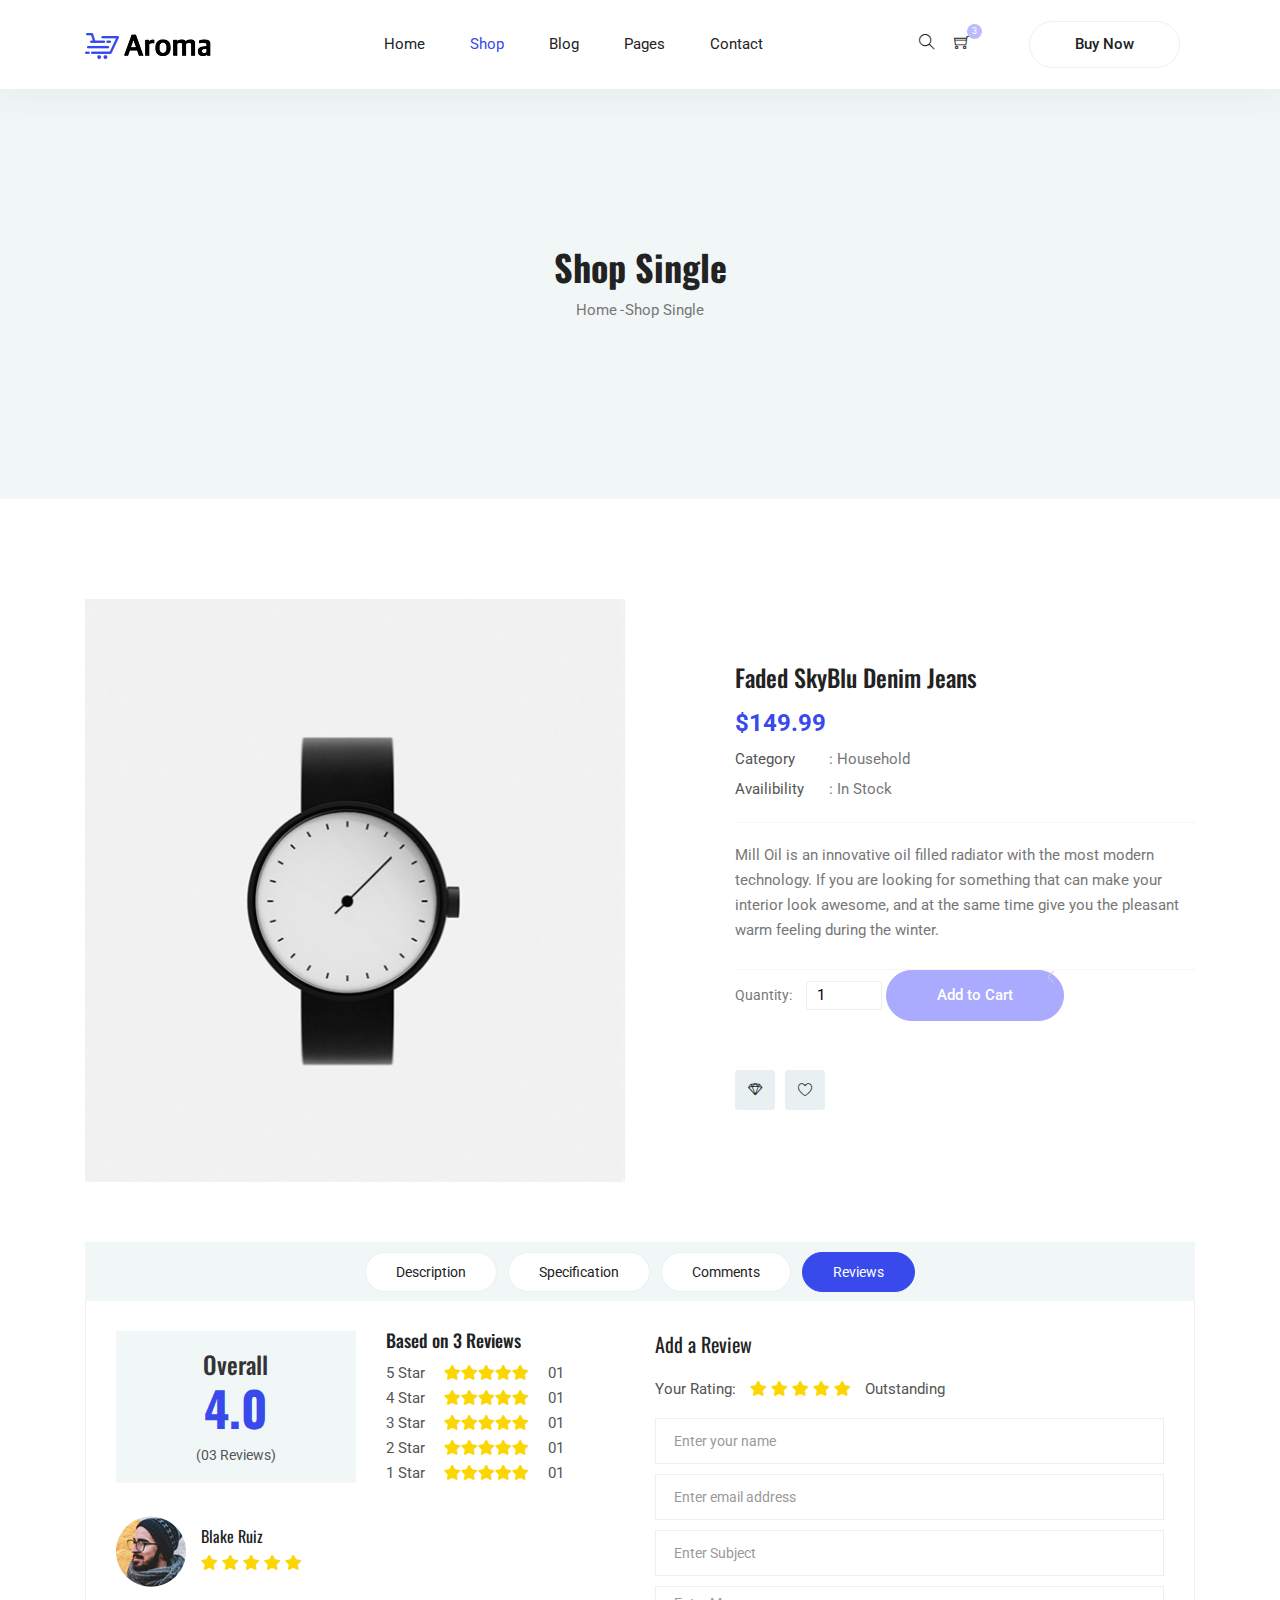
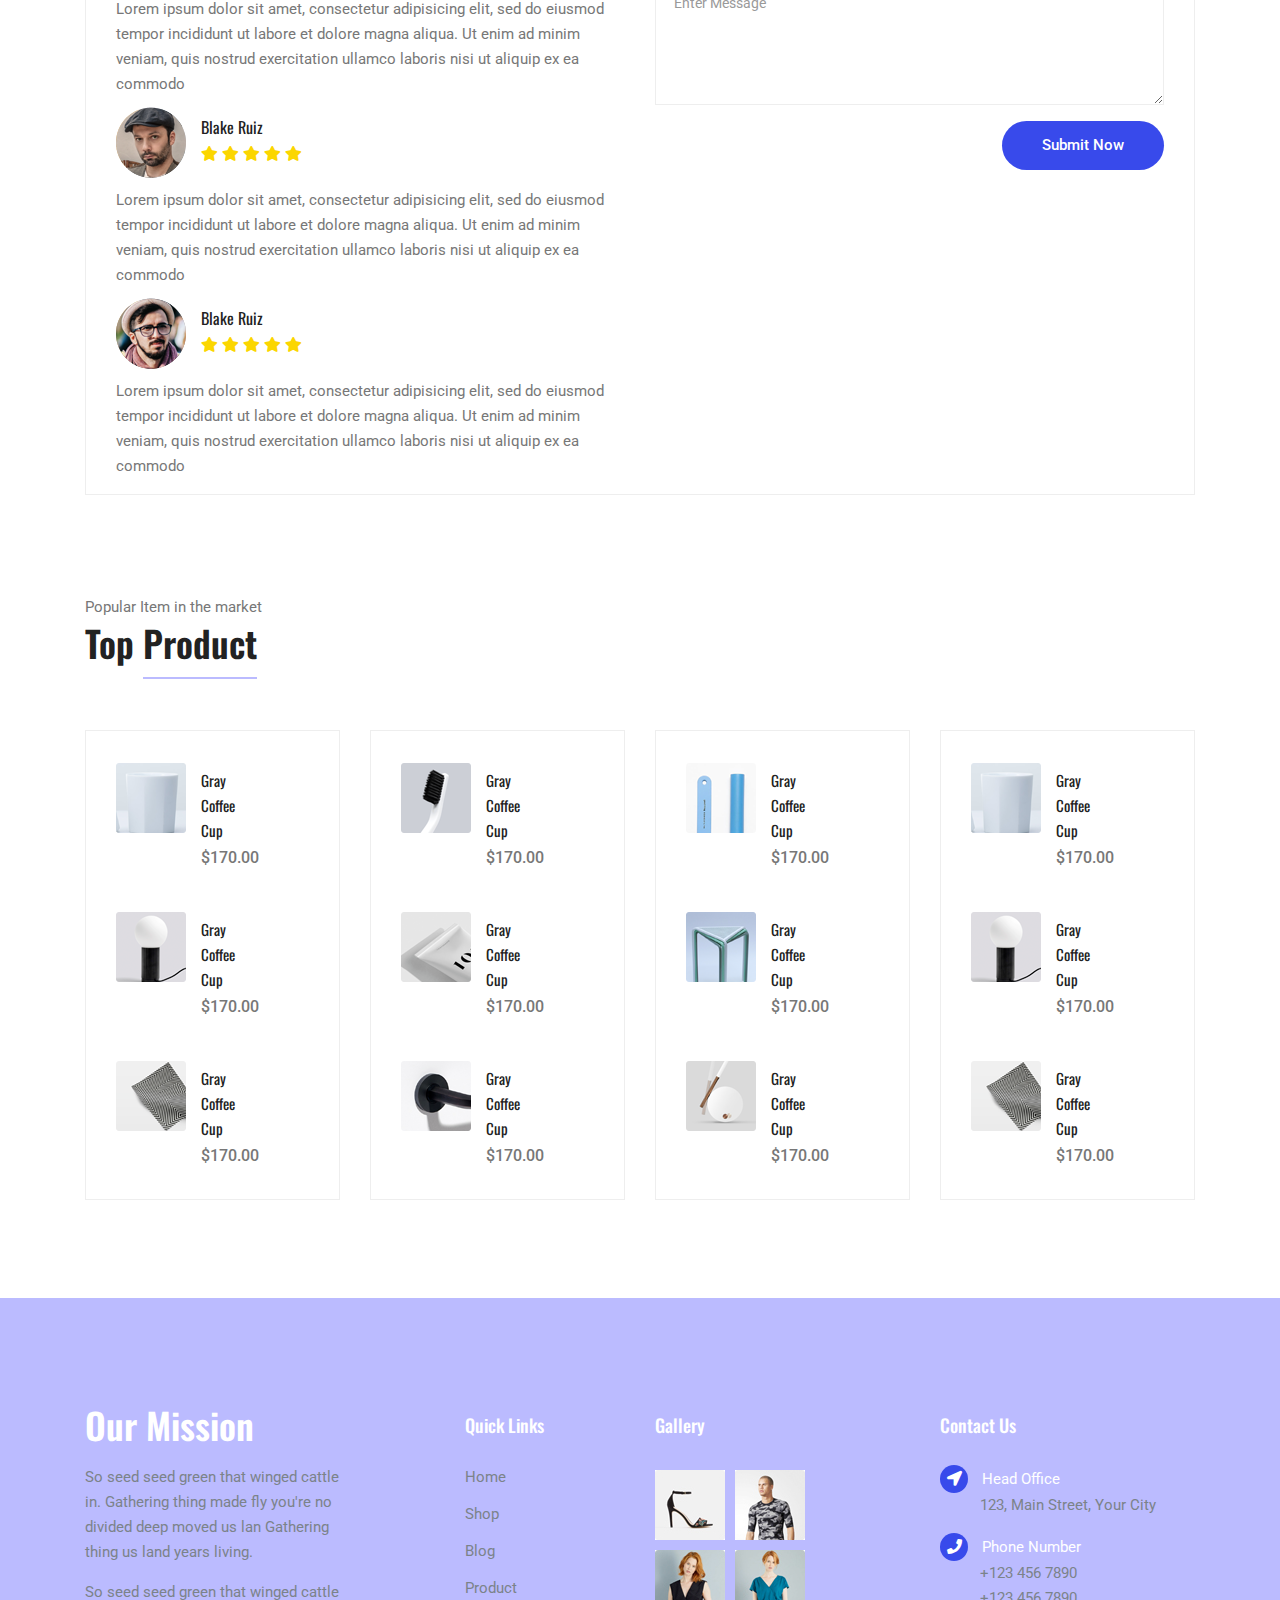
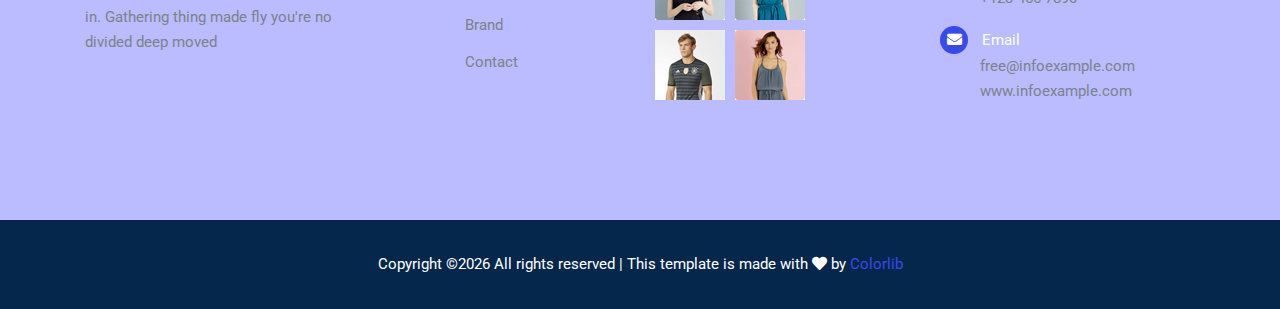
<file: meosinna/WebContent/single-product.html>
<!DOCTYPE html>
<html lang="en">
<head>
  <meta charset="UTF-8">
  <meta name="viewport" content="width=device-width, initial-scale=1.0">
  <meta http-equiv="X-UA-Compatible" content="ie=edge">
  <title>Aroma Shop - Product Details</title>
	<link rel="icon" href="img/Fevicon.png" type="image/png">
  <link rel="stylesheet" href="vendors/bootstrap/bootstrap.min.css">
  <link rel="stylesheet" href="vendors/fontawesome/css/all.min.css">
	<link rel="stylesheet" href="vendors/themify-icons/themify-icons.css">
	<link rel="stylesheet" href="vendors/linericon/style.css">
  <link rel="stylesheet" href="vendors/nice-select/nice-select.css">
  <link rel="stylesheet" href="vendors/owl-carousel/owl.theme.default.min.css">
  <link rel="stylesheet" href="vendors/owl-carousel/owl.carousel.min.css">

  <link rel="stylesheet" href="css/style.css">
</head>
<body>
	<!--================ Start Header Menu Area =================-->
	<header class="header_area">
    <div class="main_menu">
      <nav class="navbar navbar-expand-lg navbar-light">
        <div class="container">
          <a class="navbar-brand logo_h" href="index.html"><img src="img/logo.png" alt=""></a>
          <button class="navbar-toggler" type="button" data-toggle="collapse" data-target="#navbarSupportedContent"
            aria-controls="navbarSupportedContent" aria-expanded="false" aria-label="Toggle navigation">
            <span class="icon-bar"></span>
            <span class="icon-bar"></span>
            <span class="icon-bar"></span>
          </button>
          <div class="collapse navbar-collapse offset" id="navbarSupportedContent">
            <ul class="nav navbar-nav menu_nav ml-auto mr-auto">
              <li class="nav-item"><a class="nav-link" href="index.html">Home</a></li>
              <li class="nav-item active submenu dropdown">
                <a href="#" class="nav-link dropdown-toggle" data-toggle="dropdown" role="button" aria-haspopup="true"
                  aria-expanded="false">Shop</a>
                <ul class="dropdown-menu">
                  <li class="nav-item"><a class="nav-link" href="category.html">Shop Category</a></li>
                  <li class="nav-item"><a class="nav-link" href="single-product.html">Product Details</a></li>
                  <li class="nav-item"><a class="nav-link" href="checkout.html">Product Checkout</a></li>
                  <li class="nav-item"><a class="nav-link" href="confirmation.html">Confirmation</a></li>
                  <li class="nav-item"><a class="nav-link" href="cart.html">Shopping Cart</a></li>
                </ul>
							</li>
              <li class="nav-item submenu dropdown">
                <a href="#" class="nav-link dropdown-toggle" data-toggle="dropdown" role="button" aria-haspopup="true"
                  aria-expanded="false">Blog</a>
                <ul class="dropdown-menu">
                  <li class="nav-item"><a class="nav-link" href="blog.html">Blog</a></li>
                  <li class="nav-item"><a class="nav-link" href="single-blog.html">Blog Details</a></li>
                </ul>
							</li>
							<li class="nav-item submenu dropdown">
                <a href="#" class="nav-link dropdown-toggle" data-toggle="dropdown" role="button" aria-haspopup="true"
                  aria-expanded="false">Pages</a>
                <ul class="dropdown-menu">
									<li class="nav-item"><a class="nav-link" href="login.html">Login</a></li>
                  <li class="nav-item"><a class="nav-link" href="register.html">Register</a></li>									
                  <li class="nav-item"><a class="nav-link" href="tracking-order.html">Tracking</a></li>
                </ul>
              </li>
              <li class="nav-item"><a class="nav-link" href="contact.html">Contact</a></li>
            </ul>

            <ul class="nav-shop">
              <li class="nav-item"><button><i class="ti-search"></i></button></li>
              <li class="nav-item"><button><i class="ti-shopping-cart"></i><span class="nav-shop__circle">3</span></button> </li>
              <li class="nav-item"><a class="button button-header" href="#">Buy Now</a></li>
            </ul>
          </div>
        </div>
      </nav>
    </div>
  </header>
	<!--================ End Header Menu Area =================-->
	
	<!-- ================ start banner area ================= -->	
	<section class="blog-banner-area" id="blog">
		<div class="container h-100">
			<div class="blog-banner">
				<div class="text-center">
					<h1>Shop Single</h1>
					<nav aria-label="breadcrumb" class="banner-breadcrumb">
            <ol class="breadcrumb">
              <li class="breadcrumb-item"><a href="#">Home</a></li>
              <li class="breadcrumb-item active" aria-current="page">Shop Single</li>
            </ol>
          </nav>
				</div>
			</div>
    </div>
	</section>
	<!-- ================ end banner area ================= -->


  <!--================Single Product Area =================-->
	<div class="product_image_area">
		<div class="container">
			<div class="row s_product_inner">
				<div class="col-lg-6">
					<div class="owl-carousel owl-theme s_Product_carousel">
						<div class="single-prd-item">
							<img class="img-fluid" src="img/category/s-p1.jpg" alt="">
						</div>
						<!-- <div class="single-prd-item">
							<img class="img-fluid" src="img/category/s-p1.jpg" alt="">
						</div>
						<div class="single-prd-item">
							<img class="img-fluid" src="img/category/s-p1.jpg" alt="">
						</div> -->
					</div>
				</div>
				<div class="col-lg-5 offset-lg-1">
					<div class="s_product_text">
						<h3>Faded SkyBlu Denim Jeans</h3>
						<h2>$149.99</h2>
						<ul class="list">
							<li><a class="active" href="#"><span>Category</span> : Household</a></li>
							<li><a href="#"><span>Availibility</span> : In Stock</a></li>
						</ul>
						<p>Mill Oil is an innovative oil filled radiator with the most modern technology. If you are looking for
							something that can make your interior look awesome, and at the same time give you the pleasant warm feeling
							during the winter.</p>
						<div class="product_count">
              <label for="qty">Quantity:</label>
              <button onclick="var result = document.getElementById('sst'); var sst = result.value; if( !isNaN( sst )) result.value++;return false;"
							 class="increase items-count" type="button"><i class="ti-angle-left"></i></button>
							<input type="text" name="qty" id="sst" size="2" maxlength="12" value="1" title="Quantity:" class="input-text qty">
							<!-- <button onclick="var result = document.getElementById('sst'); var sst = result.value; if( !isNaN( sst ) &amp;&amp; sst > 0 ) result.value--;return false;"
               class="reduced items-count" type="button"><i class="ti-angle-right"></i></button> -->
							<a class="button primary-btn" href="front?key=cart&methodName=addToCart">Add to Cart</a>               
						</div>
						<div class="card_area d-flex align-items-center">
							<a class="icon_btn" href="#"><i class="lnr lnr lnr-diamond"></i></a>
							<a class="icon_btn" href="#"><i class="lnr lnr lnr-heart"></i></a>
						</div>
					</div>
				</div>
			</div>
		</div>
	</div>
	<!--================End Single Product Area =================-->

	<!--================Product Description Area =================-->
	<section class="product_description_area">
		<div class="container">
			<ul class="nav nav-tabs" id="myTab" role="tablist">
				<li class="nav-item">
					<a class="nav-link" id="home-tab" data-toggle="tab" href="#home" role="tab" aria-controls="home" aria-selected="true">Description</a>
				</li>
				<li class="nav-item">
					<a class="nav-link" id="profile-tab" data-toggle="tab" href="#profile" role="tab" aria-controls="profile"
					 aria-selected="false">Specification</a>
				</li>
				<li class="nav-item">
					<a class="nav-link" id="contact-tab" data-toggle="tab" href="#contact" role="tab" aria-controls="contact"
					 aria-selected="false">Comments</a>
				</li>
				<li class="nav-item">
					<a class="nav-link active" id="review-tab" data-toggle="tab" href="#review" role="tab" aria-controls="review"
					 aria-selected="false">Reviews</a>
				</li>
			</ul>
			<div class="tab-content" id="myTabContent">
				<div class="tab-pane fade" id="home" role="tabpanel" aria-labelledby="home-tab">
					<p>Beryl Cook is one of Britain’s most talented and amusing artists .Beryl’s pictures feature women of all shapes
						and sizes enjoying themselves .Born between the two world wars, Beryl Cook eventually left Kendrick School in
						Reading at the age of 15, where she went to secretarial school and then into an insurance office. After moving to
						London and then Hampton, she eventually married her next door neighbour from Reading, John Cook. He was an
						officer in the Merchant Navy and after he left the sea in 1956, they bought a pub for a year before John took a
						job in Southern Rhodesia with a motor company. Beryl bought their young son a box of watercolours, and when
						showing him how to use it, she decided that she herself quite enjoyed painting. John subsequently bought her a
						child’s painting set for her birthday and it was with this that she produced her first significant work, a
						half-length portrait of a dark-skinned lady with a vacant expression and large drooping breasts. It was aptly
						named ‘Hangover’ by Beryl’s husband and</p>
					<p>It is often frustrating to attempt to plan meals that are designed for one. Despite this fact, we are seeing
						more and more recipe books and Internet websites that are dedicated to the act of cooking for one. Divorce and
						the death of spouses or grown children leaving for college are all reasons that someone accustomed to cooking for
						more than one would suddenly need to learn how to adjust all the cooking practices utilized before into a
						streamlined plan of cooking that is more efficient for one person creating less</p>
				</div>
				<div class="tab-pane fade" id="profile" role="tabpanel" aria-labelledby="profile-tab">
					<div class="table-responsive">
						<table class="table">
							<tbody>
								<tr>
									<td>
										<h5>Width</h5>
									</td>
									<td>
										<h5>128mm</h5>
									</td>
								</tr>
								<tr>
									<td>
										<h5>Height</h5>
									</td>
									<td>
										<h5>508mm</h5>
									</td>
								</tr>
								<tr>
									<td>
										<h5>Depth</h5>
									</td>
									<td>
										<h5>85mm</h5>
									</td>
								</tr>
								<tr>
									<td>
										<h5>Weight</h5>
									</td>
									<td>
										<h5>52gm</h5>
									</td>
								</tr>
								<tr>
									<td>
										<h5>Quality checking</h5>
									</td>
									<td>
										<h5>yes</h5>
									</td>
								</tr>
								<tr>
									<td>
										<h5>Freshness Duration</h5>
									</td>
									<td>
										<h5>03days</h5>
									</td>
								</tr>
								<tr>
									<td>
										<h5>When packeting</h5>
									</td>
									<td>
										<h5>Without touch of hand</h5>
									</td>
								</tr>
								<tr>
									<td>
										<h5>Each Box contains</h5>
									</td>
									<td>
										<h5>60pcs</h5>
									</td>
								</tr>
							</tbody>
						</table>
					</div>
				</div>
				<div class="tab-pane fade" id="contact" role="tabpanel" aria-labelledby="contact-tab">
					<div class="row">
						<div class="col-lg-6">
							<div class="comment_list">
								<div class="review_item">
									<div class="media">
										<div class="d-flex">
											<img src="img/product/review-1.png" alt="">
										</div>
										<div class="media-body">
											<h4>Blake Ruiz</h4>
											<h5>12th Feb, 2018 at 05:56 pm</h5>
											<a class="reply_btn" href="#">Reply</a>
										</div>
									</div>
									<p>Lorem ipsum dolor sit amet, consectetur adipisicing elit, sed do eiusmod tempor incididunt ut labore et
										dolore magna aliqua. Ut enim ad minim veniam, quis nostrud exercitation ullamco laboris nisi ut aliquip ex ea
										commodo</p>
								</div>
								<div class="review_item reply">
									<div class="media">
										<div class="d-flex">
											<img src="img/product/review-2.png" alt="">
										</div>
										<div class="media-body">
											<h4>Blake Ruiz</h4>
											<h5>12th Feb, 2018 at 05:56 pm</h5>
											<a class="reply_btn" href="#">Reply</a>
										</div>
									</div>
									<p>Lorem ipsum dolor sit amet, consectetur adipisicing elit, sed do eiusmod tempor incididunt ut labore et
										dolore magna aliqua. Ut enim ad minim veniam, quis nostrud exercitation ullamco laboris nisi ut aliquip ex ea
										commodo</p>
								</div>
								<div class="review_item">
									<div class="media">
										<div class="d-flex">
											<img src="img/product/review-3.png" alt="">
										</div>
										<div class="media-body">
											<h4>Blake Ruiz</h4>
											<h5>12th Feb, 2018 at 05:56 pm</h5>
											<a class="reply_btn" href="#">Reply</a>
										</div>
									</div>
									<p>Lorem ipsum dolor sit amet, consectetur adipisicing elit, sed do eiusmod tempor incididunt ut labore et
										dolore magna aliqua. Ut enim ad minim veniam, quis nostrud exercitation ullamco laboris nisi ut aliquip ex ea
										commodo</p>
								</div>
							</div>
						</div>
						<div class="col-lg-6">
							<div class="review_box">
								<h4>Post a comment</h4>
								<form class="row contact_form" action="contact_process.php" method="post" id="contactForm" novalidate="novalidate">
									<div class="col-md-12">
										<div class="form-group">
											<input type="text" class="form-control" id="name" name="name" placeholder="Your Full name">
										</div>
									</div>
									<div class="col-md-12">
										<div class="form-group">
											<input type="email" class="form-control" id="email" name="email" placeholder="Email Address">
										</div>
									</div>
									<div class="col-md-12">
										<div class="form-group">
											<input type="text" class="form-control" id="number" name="number" placeholder="Phone Number">
										</div>
									</div>
									<div class="col-md-12">
										<div class="form-group">
											<textarea class="form-control" name="message" id="message" rows="1" placeholder="Message"></textarea>
										</div>
									</div>
									<div class="col-md-12 text-right">
										<button type="submit" value="submit" class="btn primary-btn">Submit Now</button>
									</div>
								</form>
							</div>
						</div>
					</div>
				</div>
				<div class="tab-pane fade show active" id="review" role="tabpanel" aria-labelledby="review-tab">
					<div class="row">
						<div class="col-lg-6">
							<div class="row total_rate">
								<div class="col-6">
									<div class="box_total">
										<h5>Overall</h5>
										<h4>4.0</h4>
										<h6>(03 Reviews)</h6>
									</div>
								</div>
								<div class="col-6">
									<div class="rating_list">
										<h3>Based on 3 Reviews</h3>
										<ul class="list">
											<li><a href="#">5 Star <i class="fa fa-star"></i><i class="fa fa-star"></i><i class="fa fa-star"></i><i
													 class="fa fa-star"></i><i class="fa fa-star"></i> 01</a></li>
											<li><a href="#">4 Star <i class="fa fa-star"></i><i class="fa fa-star"></i><i class="fa fa-star"></i><i
													 class="fa fa-star"></i><i class="fa fa-star"></i> 01</a></li>
											<li><a href="#">3 Star <i class="fa fa-star"></i><i class="fa fa-star"></i><i class="fa fa-star"></i><i
													 class="fa fa-star"></i><i class="fa fa-star"></i> 01</a></li>
											<li><a href="#">2 Star <i class="fa fa-star"></i><i class="fa fa-star"></i><i class="fa fa-star"></i><i
													 class="fa fa-star"></i><i class="fa fa-star"></i> 01</a></li>
											<li><a href="#">1 Star <i class="fa fa-star"></i><i class="fa fa-star"></i><i class="fa fa-star"></i><i
													 class="fa fa-star"></i><i class="fa fa-star"></i> 01</a></li>
										</ul>
									</div>
								</div>
							</div>
							<div class="review_list">
								<div class="review_item">
									<div class="media">
										<div class="d-flex">
											<img src="img/product/review-1.png" alt="">
										</div>
										<div class="media-body">
											<h4>Blake Ruiz</h4>
											<i class="fa fa-star"></i>
											<i class="fa fa-star"></i>
											<i class="fa fa-star"></i>
											<i class="fa fa-star"></i>
											<i class="fa fa-star"></i>
										</div>
									</div>
									<p>Lorem ipsum dolor sit amet, consectetur adipisicing elit, sed do eiusmod tempor incididunt ut labore et
										dolore magna aliqua. Ut enim ad minim veniam, quis nostrud exercitation ullamco laboris nisi ut aliquip ex ea
										commodo</p>
								</div>
								<div class="review_item">
									<div class="media">
										<div class="d-flex">
											<img src="img/product/review-2.png" alt="">
										</div>
										<div class="media-body">
											<h4>Blake Ruiz</h4>
											<i class="fa fa-star"></i>
											<i class="fa fa-star"></i>
											<i class="fa fa-star"></i>
											<i class="fa fa-star"></i>
											<i class="fa fa-star"></i>
										</div>
									</div>
									<p>Lorem ipsum dolor sit amet, consectetur adipisicing elit, sed do eiusmod tempor incididunt ut labore et
										dolore magna aliqua. Ut enim ad minim veniam, quis nostrud exercitation ullamco laboris nisi ut aliquip ex ea
										commodo</p>
								</div>
								<div class="review_item">
									<div class="media">
										<div class="d-flex">
											<img src="img/product/review-3.png" alt="">
										</div>
										<div class="media-body">
											<h4>Blake Ruiz</h4>
											<i class="fa fa-star"></i>
											<i class="fa fa-star"></i>
											<i class="fa fa-star"></i>
											<i class="fa fa-star"></i>
											<i class="fa fa-star"></i>
										</div>
									</div>
									<p>Lorem ipsum dolor sit amet, consectetur adipisicing elit, sed do eiusmod tempor incididunt ut labore et
										dolore magna aliqua. Ut enim ad minim veniam, quis nostrud exercitation ullamco laboris nisi ut aliquip ex ea
										commodo</p>
								</div>
							</div>
						</div>
						<div class="col-lg-6">
							<div class="review_box">
								<h4>Add a Review</h4>
								<p>Your Rating:</p>
								<ul class="list">
									<li><a href="#"><i class="fa fa-star"></i></a></li>
									<li><a href="#"><i class="fa fa-star"></i></a></li>
									<li><a href="#"><i class="fa fa-star"></i></a></li>
									<li><a href="#"><i class="fa fa-star"></i></a></li>
									<li><a href="#"><i class="fa fa-star"></i></a></li>
								</ul>
								<p>Outstanding</p>
                <form action="#/" class="form-contact form-review mt-3">
                  <div class="form-group">
                    <input class="form-control" name="name" type="text" placeholder="Enter your name" required>
                  </div>
                  <div class="form-group">
                    <input class="form-control" name="email" type="email" placeholder="Enter email address" required>
                  </div>
                  <div class="form-group">
                    <input class="form-control" name="subject" type="text" placeholder="Enter Subject">
                  </div>
                  <div class="form-group">
                    <textarea class="form-control different-control w-100" name="textarea" id="textarea" cols="30" rows="5" placeholder="Enter Message"></textarea>
                  </div>
                  <div class="form-group text-center text-md-right mt-3">
                    <button type="submit" id= "review-submit" class="button button--active button-review">Submit Now</button>
                  </div>
                </form>
							</div>
						</div>
					</div>
				</div>
			</div>
		</div>
	</section>
	<!--================End Product Description Area =================-->

	<!--================ Start related Product area =================-->  
	<section class="related-product-area section-margin--small mt-0">
		<div class="container">
			<div class="section-intro pb-60px">
        <p>Popular Item in the market</p>
        <h2>Top <span class="section-intro__style">Product</span></h2>
      </div>
			<div class="row mt-30">
        <div class="col-sm-6 col-xl-3 mb-4 mb-xl-0">
          <div class="single-search-product-wrapper">
            <div class="single-search-product d-flex">
              <a href="#"><img src="img/product/product-sm-1.png" alt=""></a>
              <div class="desc">
                  <a href="#" class="title">Gray Coffee Cup</a>
                  <div class="price">$170.00</div>
              </div>
            </div>
            <div class="single-search-product d-flex">
              <a href="#"><img src="img/product/product-sm-2.png" alt=""></a>
              <div class="desc">
                <a href="#" class="title">Gray Coffee Cup</a>
                <div class="price">$170.00</div>
              </div>
            </div>
            <div class="single-search-product d-flex">
              <a href="#"><img src="img/product/product-sm-3.png" alt=""></a>
              <div class="desc">
                <a href="#" class="title">Gray Coffee Cup</a>
                <div class="price">$170.00</div>
              </div>
            </div>
          </div>
        </div>

        <div class="col-sm-6 col-xl-3 mb-4 mb-xl-0">
          <div class="single-search-product-wrapper">
            <div class="single-search-product d-flex">
              <a href="#"><img src="img/product/product-sm-4.png" alt=""></a>
              <div class="desc">
                  <a href="#" class="title">Gray Coffee Cup</a>
                  <div class="price">$170.00</div>
              </div>
            </div>
            <div class="single-search-product d-flex">
              <a href="#"><img src="img/product/product-sm-5.png" alt=""></a>
              <div class="desc">
                <a href="#" class="title">Gray Coffee Cup</a>
                <div class="price">$170.00</div>
              </div>
            </div>
            <div class="single-search-product d-flex">
              <a href="#"><img src="img/product/product-sm-6.png" alt=""></a>
              <div class="desc">
                <a href="#" class="title">Gray Coffee Cup</a>
                <div class="price">$170.00</div>
              </div>
            </div>
          </div>
        </div>

        <div class="col-sm-6 col-xl-3 mb-4 mb-xl-0">
          <div class="single-search-product-wrapper">
            <div class="single-search-product d-flex">
              <a href="#"><img src="img/product/product-sm-7.png" alt=""></a>
              <div class="desc">
                  <a href="#" class="title">Gray Coffee Cup</a>
                  <div class="price">$170.00</div>
              </div>
            </div>
            <div class="single-search-product d-flex">
              <a href="#"><img src="img/product/product-sm-8.png" alt=""></a>
              <div class="desc">
                <a href="#" class="title">Gray Coffee Cup</a>
                <div class="price">$170.00</div>
              </div>
            </div>
            <div class="single-search-product d-flex">
              <a href="#"><img src="img/product/product-sm-9.png" alt=""></a>
              <div class="desc">
                <a href="#" class="title">Gray Coffee Cup</a>
                <div class="price">$170.00</div>
              </div>
            </div>
          </div>
        </div>

        <div class="col-sm-6 col-xl-3 mb-4 mb-xl-0">
          <div class="single-search-product-wrapper">
            <div class="single-search-product d-flex">
              <a href="#"><img src="img/product/product-sm-1.png" alt=""></a>
              <div class="desc">
                  <a href="#" class="title">Gray Coffee Cup</a>
                  <div class="price">$170.00</div>
              </div>
            </div>
            <div class="single-search-product d-flex">
              <a href="#"><img src="img/product/product-sm-2.png" alt=""></a>
              <div class="desc">
                <a href="#" class="title">Gray Coffee Cup</a>
                <div class="price">$170.00</div>
              </div>
            </div>
            <div class="single-search-product d-flex">
              <a href="#"><img src="img/product/product-sm-3.png" alt=""></a>
              <div class="desc">
                <a href="#" class="title">Gray Coffee Cup</a>
                <div class="price">$170.00</div>
              </div>
            </div>
          </div>
        </div>
      </div>
		</div>
	</section>
	<!--================ end related Product area =================-->  	

  <!--================ Start footer Area  =================-->	
	<footer>
		<div class="footer-area footer-only">
			<div class="container">
				<div class="row section_gap">
					<div class="col-lg-3 col-md-6 col-sm-6">
						<div class="single-footer-widget tp_widgets ">
							<h4 class="footer_title large_title">Our Mission</h4>
							<p>
								So seed seed green that winged cattle in. Gathering thing made fly you're no 
								divided deep moved us lan Gathering thing us land years living.
							</p>
							<p>
								So seed seed green that winged cattle in. Gathering thing made fly you're no divided deep moved 
							</p>
						</div>
					</div>
					<div class="offset-lg-1 col-lg-2 col-md-6 col-sm-6">
						<div class="single-footer-widget tp_widgets">
							<h4 class="footer_title">Quick Links</h4>
							<ul class="list">
								<li><a href="#">Home</a></li>
								<li><a href="#">Shop</a></li>
								<li><a href="#">Blog</a></li>
								<li><a href="#">Product</a></li>
								<li><a href="#">Brand</a></li>
								<li><a href="#">Contact</a></li>
							</ul>
						</div>
					</div>
					<div class="col-lg-2 col-md-6 col-sm-6">
						<div class="single-footer-widget instafeed">
							<h4 class="footer_title">Gallery</h4>
							<ul class="list instafeed d-flex flex-wrap">
								<li><img src="img/gallery/r1.jpg" alt=""></li>
								<li><img src="img/gallery/r2.jpg" alt=""></li>
								<li><img src="img/gallery/r3.jpg" alt=""></li>
								<li><img src="img/gallery/r5.jpg" alt=""></li>
								<li><img src="img/gallery/r7.jpg" alt=""></li>
								<li><img src="img/gallery/r8.jpg" alt=""></li>
							</ul>
						</div>
					</div>
					<div class="offset-lg-1 col-lg-3 col-md-6 col-sm-6">
						<div class="single-footer-widget tp_widgets">
							<h4 class="footer_title">Contact Us</h4>
							<div class="ml-40">
								<p class="sm-head">
									<span class="fa fa-location-arrow"></span>
									Head Office
								</p>
								<p>123, Main Street, Your City</p>
	
								<p class="sm-head">
									<span class="fa fa-phone"></span>
									Phone Number
								</p>
								<p>
									+123 456 7890 <br>
									+123 456 7890
								</p>
	
								<p class="sm-head">
									<span class="fa fa-envelope"></span>
									Email
								</p>
								<p>
									free@infoexample.com <br>
									www.infoexample.com
								</p>
							</div>
						</div>
					</div>
				</div>
			</div>
		</div>

		<div class="footer-bottom">
			<div class="container">
				<div class="row d-flex">
					<p class="col-lg-12 footer-text text-center">
						<!-- Link back to Colorlib can't be removed. Template is licensed under CC BY 3.0. -->
Copyright &copy;<script>document.write(new Date().getFullYear());</script> All rights reserved | This template is made with <i class="fa fa-heart" aria-hidden="true"></i> by <a href="https://colorlib.com" target="_blank">Colorlib</a>
<!-- Link back to Colorlib can't be removed. Template is licensed under CC BY 3.0. --></p>
				</div>
			</div>
		</div>
	</footer>
	<!--================ End footer Area  =================-->



  <script src="vendors/jquery/jquery-3.2.1.min.js"></script>
  <script src="vendors/bootstrap/bootstrap.bundle.min.js"></script>
  <script src="vendors/skrollr.min.js"></script>
  <script src="vendors/owl-carousel/owl.carousel.min.js"></script>
  <script src="vendors/nice-select/jquery.nice-select.min.js"></script>
  <script src="vendors/jquery.ajaxchimp.min.js"></script>
  <script src="vendors/mail-script.js"></script>
  <script src="js/main.js"></script>
  <script type="text/javascript">
  	$(function() {
		$("#review-submit").click(function() {
			alert(1);
		})
	})
  </script>
</body>
</html>
</file>
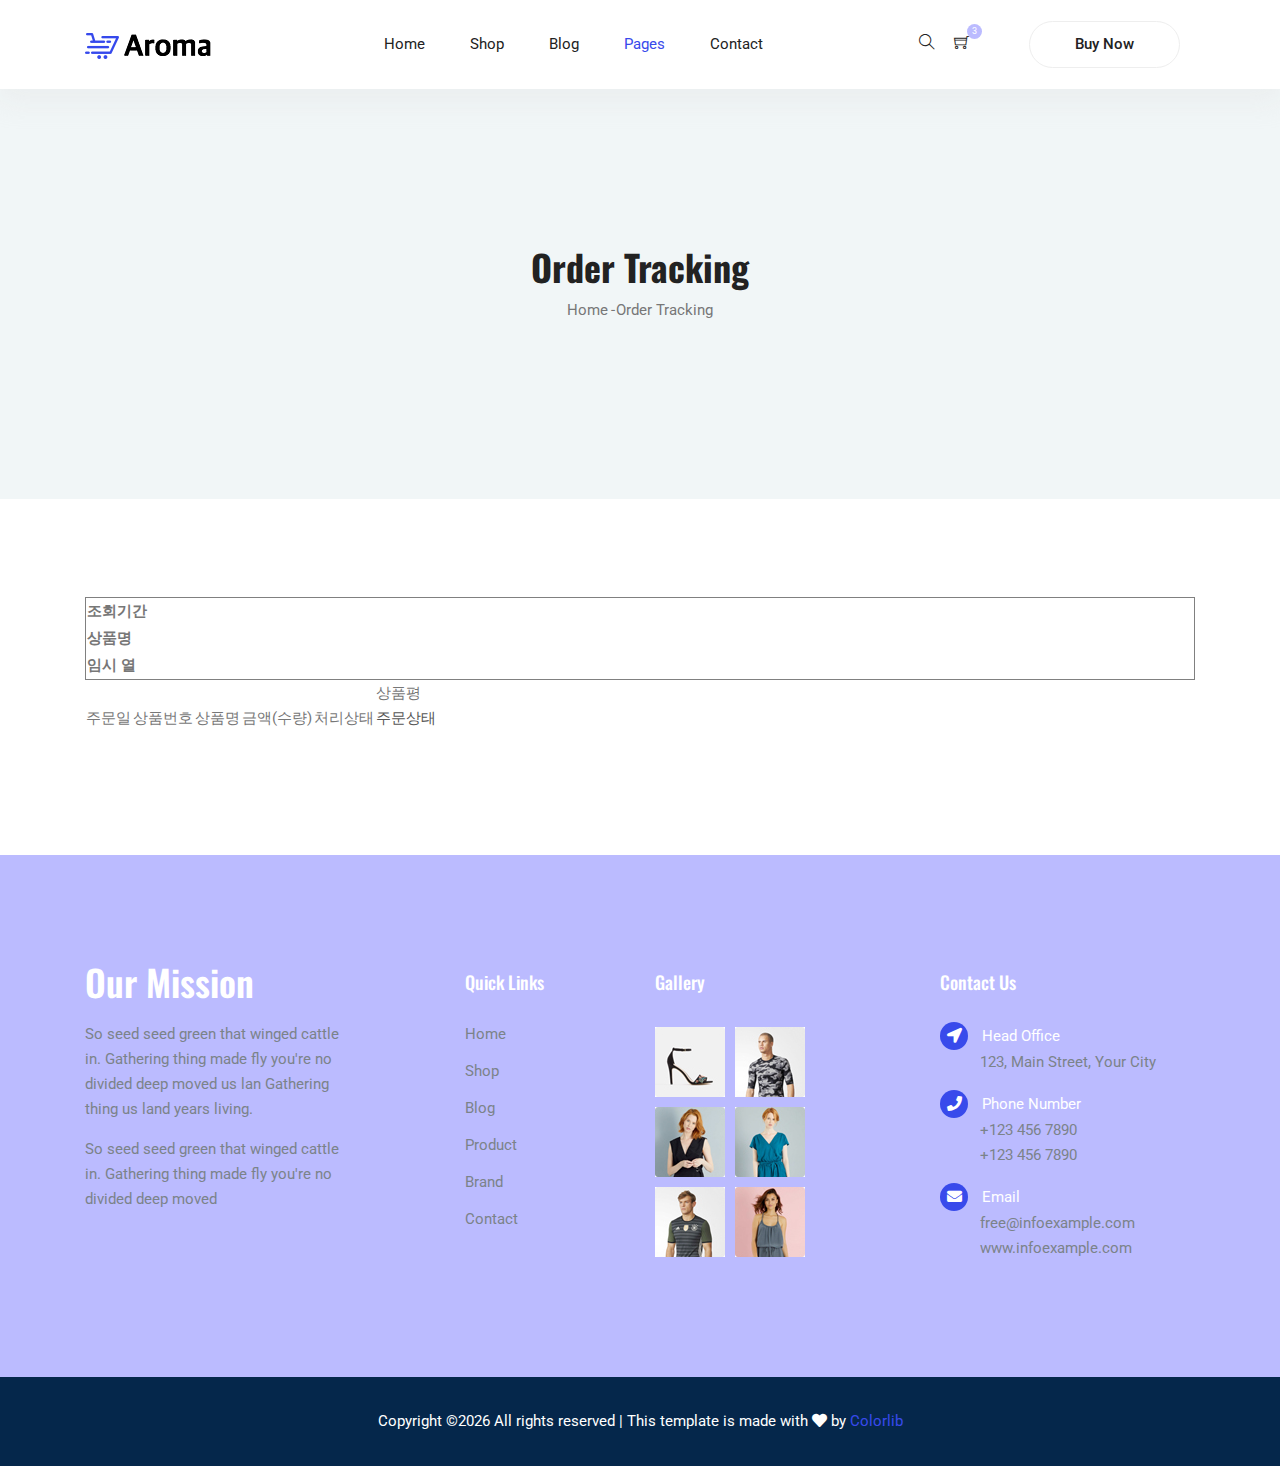
<file: meosinna/WebContent/tracking-order.html>
<!DOCTYPE html>
<html lang="en">
<head>
  <meta charset="UTF-8">
  <meta name="viewport" content="width=device-width, initial-scale=1.0">
  <meta http-equiv="X-UA-Compatible" content="ie=edge">
  <title>Aroma Shop - Order Tracking</title>
	<link rel="icon" href="img/Fevicon.png" type="image/png">
  <link rel="stylesheet" href="vendors/bootstrap/bootstrap.min.css">
  <link rel="stylesheet" href="vendors/fontawesome/css/all.min.css">
	<link rel="stylesheet" href="vendors/themify-icons/themify-icons.css">
	<link rel="stylesheet" href="vendors/linericon/style.css">
  <link rel="stylesheet" href="vendors/owl-carousel/owl.theme.default.min.css">
  <link rel="stylesheet" href="vendors/owl-carousel/owl.carousel.min.css">
  <link rel="stylesheet" href="vendors/nice-select/nice-select.css">
  <link rel="stylesheet" href="vendors/nouislider/nouislider.min.css">

  <link rel="stylesheet" href="css/style.css">
</head>
<body>
	<!--================ Start Header Menu Area =================-->
	<header class="header_area">
    <div class="main_menu">
      <nav class="navbar navbar-expand-lg navbar-light">
        <div class="container">
          <a class="navbar-brand logo_h" href="index.html"><img src="img/logo.png" alt=""></a>
          <button class="navbar-toggler" type="button" data-toggle="collapse" data-target="#navbarSupportedContent"
            aria-controls="navbarSupportedContent" aria-expanded="false" aria-label="Toggle navigation">
            <span class="icon-bar"></span>
            <span class="icon-bar"></span>
            <span class="icon-bar"></span>
          </button>
          <div class="collapse navbar-collapse offset" id="navbarSupportedContent">
            <ul class="nav navbar-nav menu_nav ml-auto mr-auto">
              <li class="nav-item"><a class="nav-link" href="index.html">Home</a></li>
              <li class="nav-item submenu dropdown">
                <a href="#" class="nav-link dropdown-toggle" data-toggle="dropdown" role="button" aria-haspopup="true"
                  aria-expanded="false">Shop</a>
                <ul class="dropdown-menu">
                  <li class="nav-item"><a class="nav-link" href="category.html">Shop Category</a></li>
                  <li class="nav-item"><a class="nav-link" href="single-product.html">Blog Details</a></li>
                  <li class="nav-item"><a class="nav-link" href="checkout.html">Product Checkout</a></li>
                  <li class="nav-item"><a class="nav-link" href="confirmation.html">Confirmation</a></li>
                  <li class="nav-item"><a class="nav-link" href="cart.html">Shopping Cart</a></li>
                </ul>
							</li>
              <li class="nav-item submenu dropdown">
                <a href="#" class="nav-link dropdown-toggle" data-toggle="dropdown" role="button" aria-haspopup="true"
                  aria-expanded="false">Blog</a>
                <ul class="dropdown-menu">
                  <li class="nav-item"><a class="nav-link" href="blog.html">Blog</a></li>
                  <li class="nav-item"><a class="nav-link" href="single-blog.html">Blog Details</a></li>
                </ul>
							</li>
							<li class="nav-item active submenu dropdown">
                <a href="#" class="nav-link dropdown-toggle" data-toggle="dropdown" role="button" aria-haspopup="true"
                  aria-expanded="false">Pages</a>
                <ul class="dropdown-menu">
									<li class="nav-item"><a class="nav-link" href="login.html">Login</a></li>
                  <li class="nav-item"><a class="nav-link" href="register.html">Register</a></li>									
                  <li class="nav-item"><a class="nav-link" href="tracking-order.html">Tracking</a></li>
                </ul>
              </li>
              <li class="nav-item"><a class="nav-link" href="contact.html">Contact</a></li>
            </ul>

            <ul class="nav-shop">
              <li class="nav-item"><button><i class="ti-search"></i></button></li>
              <li class="nav-item"><button><i class="ti-shopping-cart"></i><span class="nav-shop__circle">3</span></button> </li>
              <li class="nav-item"><a class="button button-header" href="#">Buy Now</a></li>
            </ul>
          </div>
        </div>
      </nav>
    </div>
  </header>
	<!--================ End Header Menu Area =================-->
  
	<!-- ================ start banner area ================= -->	
	<section class="blog-banner-area" id="category">
		<div class="container h-100">
			<div class="blog-banner">
				<div class="text-center">
					<h1>Order Tracking</h1>
					<nav aria-label="breadcrumb" class="banner-breadcrumb">
            <ol class="breadcrumb">
              <li class="breadcrumb-item"><a href="#">Home</a></li>
              <li class="breadcrumb-item active" aria-current="page">Order Tracking</li>
            </ol>
          </nav>
				</div>
			</div>
    </div>
	</section>
	<!-- ================ end banner area ================= -->
  
  
  <!--================Tracking Box Area =================-->
  <section class="tracking_box_area section-margin--small">
      <div class="container">
          <div class="tracking_box_inner">
              <table class="delivery-search">
				  <tr>
					  <th class="title">조회기간</th>
					  <td class="content"></td>
				  </tr>
				  <tr>
					  <th>상품명</th>
					  <td></td>
				  </tr>
				  <tr>
					  <th>임시 열</th>
					  <td></td>
				  </tr>
			  </table>
          </div>
      </div>
	  <div class="container">
		  <div class="tracking_box_inner">
			  <table>
				  <tr>
					  <td>주문일</td>
					  <td>상품번호</td>
					  <td>상품명</td>
					  <td>금액(수량)</td>
					  <td>처리상태</td>
					  <td>상품평<p>주문상태</td>
				  </tr>
			  </table>
		  </div>
	  </div>
  </section>
  <!--================End Tracking Box Area =================-->



  <!--================ Start footer Area  =================-->	
	<footer>
		<div class="footer-area footer-only">
			<div class="container">
				<div class="row section_gap">
					<div class="col-lg-3 col-md-6 col-sm-6">
						<div class="single-footer-widget tp_widgets ">
							<h4 class="footer_title large_title">Our Mission</h4>
							<p>
								So seed seed green that winged cattle in. Gathering thing made fly you're no 
								divided deep moved us lan Gathering thing us land years living.
							</p>
							<p>
								So seed seed green that winged cattle in. Gathering thing made fly you're no divided deep moved 
							</p>
						</div>
					</div>
					<div class="offset-lg-1 col-lg-2 col-md-6 col-sm-6">
						<div class="single-footer-widget tp_widgets">
							<h4 class="footer_title">Quick Links</h4>
							<ul class="list">
								<li><a href="#">Home</a></li>
								<li><a href="#">Shop</a></li>
								<li><a href="#">Blog</a></li>
								<li><a href="#">Product</a></li>
								<li><a href="#">Brand</a></li>
								<li><a href="#">Contact</a></li>
							</ul>
						</div>
					</div>
					<div class="col-lg-2 col-md-6 col-sm-6">
						<div class="single-footer-widget instafeed">
							<h4 class="footer_title">Gallery</h4>
							<ul class="list instafeed d-flex flex-wrap">
								<li><img src="img/gallery/r1.jpg" alt=""></li>
								<li><img src="img/gallery/r2.jpg" alt=""></li>
								<li><img src="img/gallery/r3.jpg" alt=""></li>
								<li><img src="img/gallery/r5.jpg" alt=""></li>
								<li><img src="img/gallery/r7.jpg" alt=""></li>
								<li><img src="img/gallery/r8.jpg" alt=""></li>
							</ul>
						</div>
					</div>
					<div class="offset-lg-1 col-lg-3 col-md-6 col-sm-6">
						<div class="single-footer-widget tp_widgets">
							<h4 class="footer_title">Contact Us</h4>
							<div class="ml-40">
								<p class="sm-head">
									<span class="fa fa-location-arrow"></span>
									Head Office
								</p>
								<p>123, Main Street, Your City</p>
	
								<p class="sm-head">
									<span class="fa fa-phone"></span>
									Phone Number
								</p>
								<p>
									+123 456 7890 <br>
									+123 456 7890
								</p>
	
								<p class="sm-head">
									<span class="fa fa-envelope"></span>
									Email
								</p>
								<p>
									free@infoexample.com <br>
									www.infoexample.com
								</p>
							</div>
						</div>
					</div>
				</div>
			</div>
		</div>

		<div class="footer-bottom">
			<div class="container">
				<div class="row d-flex">
					<p class="col-lg-12 footer-text text-center">
						<!-- Link back to Colorlib can't be removed. Template is licensed under CC BY 3.0. -->
Copyright &copy;<script>document.write(new Date().getFullYear());</script> All rights reserved | This template is made with <i class="fa fa-heart" aria-hidden="true"></i> by <a href="https://colorlib.com" target="_blank">Colorlib</a>
<!-- Link back to Colorlib can't be removed. Template is licensed under CC BY 3.0. --></p>
				</div>
			</div>
		</div>
	</footer>
	<!--================ End footer Area  =================-->



  <script src="vendors/jquery/jquery-3.2.1.min.js"></script>
  <script src="vendors/bootstrap/bootstrap.bundle.min.js"></script>
  <script src="vendors/skrollr.min.js"></script>
  <script src="vendors/owl-carousel/owl.carousel.min.js"></script>
  <script src="vendors/nice-select/jquery.nice-select.min.js"></script>
  <script src="vendors/jquery.ajaxchimp.min.js"></script>
  <script src="vendors/mail-script.js"></script>
  <script src="js/main.js"></script>
</body>
</html>
</file>
<file: meosinna/WebContent/vendors/themify-icons/themify-icons.css>
@font-face {
	font-family: 'themify';
	src:url('fonts/themify.eot?-fvbane');
	src:url('fonts/themify.eot?#iefix-fvbane') format('embedded-opentype'),
		url('fonts/themify.woff?-fvbane') format('woff'),
		url('fonts/themify.ttf?-fvbane') format('truetype'),
		url('fonts/themify.svg?-fvbane#themify') format('svg');
	font-weight: normal;
	font-style: normal;
}

[class^="ti-"], [class*=" ti-"] {
	font-family: 'themify';
	speak: none;
	font-style: normal;
	font-weight: normal;
	font-variant: normal;
	text-transform: none;
	line-height: 1;

	/* Better Font Rendering =========== */
	-webkit-font-smoothing: antialiased;
	-moz-osx-font-smoothing: grayscale;
}

.ti-wand:before {
	content: "\e600";
}
.ti-volume:before {
	content: "\e601";
}
.ti-user:before {
	content: "\e602";
}
.ti-unlock:before {
	content: "\e603";
}
.ti-unlink:before {
	content: "\e604";
}
.ti-trash:before {
	content: "\e605";
}
.ti-thought:before {
	content: "\e606";
}
.ti-target:before {
	content: "\e607";
}
.ti-tag:before {
	content: "\e608";
}
.ti-tablet:before {
	content: "\e609";
}
.ti-star:before {
	content: "\e60a";
}
.ti-spray:before {
	content: "\e60b";
}
.ti-signal:before {
	content: "\e60c";
}
.ti-shopping-cart:before {
	content: "\e60d";
}
.ti-shopping-cart-full:before {
	content: "\e60e";
}
.ti-settings:before {
	content: "\e60f";
}
.ti-search:before {
	content: "\e610";
}
.ti-zoom-in:before {
	content: "\e611";
}
.ti-zoom-out:before {
	content: "\e612";
}
.ti-cut:before {
	content: "\e613";
}
.ti-ruler:before {
	content: "\e614";
}
.ti-ruler-pencil:before {
	content: "\e615";
}
.ti-ruler-alt:before {
	content: "\e616";
}
.ti-bookmark:before {
	content: "\e617";
}
.ti-bookmark-alt:before {
	content: "\e618";
}
.ti-reload:before {
	content: "\e619";
}
.ti-plus:before {
	content: "\e61a";
}
.ti-pin:before {
	content: "\e61b";
}
.ti-pencil:before {
	content: "\e61c";
}
.ti-pencil-alt:before {
	content: "\e61d";
}
.ti-paint-roller:before {
	content: "\e61e";
}
.ti-paint-bucket:before {
	content: "\e61f";
}
.ti-na:before {
	content: "\e620";
}
.ti-mobile:before {
	content: "\e621";
}
.ti-minus:before {
	content: "\e622";
}
.ti-medall:before {
	content: "\e623";
}
.ti-medall-alt:before {
	content: "\e624";
}
.ti-marker:before {
	content: "\e625";
}
.ti-marker-alt:before {
	content: "\e626";
}
.ti-arrow-up:before {
	content: "\e627";
}
.ti-arrow-right:before {
	content: "\e628";
}
.ti-arrow-left:before {
	content: "\e629";
}
.ti-arrow-down:before {
	content: "\e62a";
}
.ti-lock:before {
	content: "\e62b";
}
.ti-location-arrow:before {
	content: "\e62c";
}
.ti-link:before {
	content: "\e62d";
}
.ti-layout:before {
	content: "\e62e";
}
.ti-layers:before {
	content: "\e62f";
}
.ti-layers-alt:before {
	content: "\e630";
}
.ti-key:before {
	content: "\e631";
}
.ti-import:before {
	content: "\e632";
}
.ti-image:before {
	content: "\e633";
}
.ti-heart:before {
	content: "\e634";
}
.ti-heart-broken:before {
	content: "\e635";
}
.ti-hand-stop:before {
	content: "\e636";
}
.ti-hand-open:before {
	content: "\e637";
}
.ti-hand-drag:before {
	content: "\e638";
}
.ti-folder:before {
	content: "\e639";
}
.ti-flag:before {
	content: "\e63a";
}
.ti-flag-alt:before {
	content: "\e63b";
}
.ti-flag-alt-2:before {
	content: "\e63c";
}
.ti-eye:before {
	content: "\e63d";
}
.ti-export:before {
	content: "\e63e";
}
.ti-exchange-vertical:before {
	content: "\e63f";
}
.ti-desktop:before {
	content: "\e640";
}
.ti-cup:before {
	content: "\e641";
}
.ti-crown:before {
	content: "\e642";
}
.ti-comments:before {
	content: "\e643";
}
.ti-comment:before {
	content: "\e644";
}
.ti-comment-alt:before {
	content: "\e645";
}
.ti-close:before {
	content: "\e646";
}
.ti-clip:before {
	content: "\e647";
}
.ti-angle-up:before {
	content: "\e648";
}
.ti-angle-right:before {
	content: "\e649";
}
.ti-angle-left:before {
	content: "\e64a";
}
.ti-angle-down:before {
	content: "\e64b";
}
.ti-check:before {
	content: "\e64c";
}
.ti-check-box:before {
	content: "\e64d";
}
.ti-camera:before {
	content: "\e64e";
}
.ti-announcement:before {
	content: "\e64f";
}
.ti-brush:before {
	content: "\e650";
}
.ti-briefcase:before {
	content: "\e651";
}
.ti-bolt:before {
	content: "\e652";
}
.ti-bolt-alt:before {
	content: "\e653";
}
.ti-blackboard:before {
	content: "\e654";
}
.ti-bag:before {
	content: "\e655";
}
.ti-move:before {
	content: "\e656";
}
.ti-arrows-vertical:before {
	content: "\e657";
}
.ti-arrows-horizontal:before {
	content: "\e658";
}
.ti-fullscreen:before {
	content: "\e659";
}
.ti-arrow-top-right:before {
	content: "\e65a";
}
.ti-arrow-top-left:before {
	content: "\e65b";
}
.ti-arrow-circle-up:before {
	content: "\e65c";
}
.ti-arrow-circle-right:before {
	content: "\e65d";
}
.ti-arrow-circle-left:before {
	content: "\e65e";
}
.ti-arrow-circle-down:before {
	content: "\e65f";
}
.ti-angle-double-up:before {
	content: "\e660";
}
.ti-angle-double-right:before {
	content: "\e661";
}
.ti-angle-double-left:before {
	content: "\e662";
}
.ti-angle-double-down:before {
	content: "\e663";
}
.ti-zip:before {
	content: "\e664";
}
.ti-world:before {
	content: "\e665";
}
.ti-wheelchair:before {
	content: "\e666";
}
.ti-view-list:before {
	content: "\e667";
}
.ti-view-list-alt:before {
	content: "\e668";
}
.ti-view-grid:before {
	content: "\e669";
}
.ti-uppercase:before {
	content: "\e66a";
}
.ti-upload:before {
	content: "\e66b";
}
.ti-underline:before {
	content: "\e66c";
}
.ti-truck:before {
	content: "\e66d";
}
.ti-timer:before {
	content: "\e66e";
}
.ti-ticket:before {
	content: "\e66f";
}
.ti-thumb-up:before {
	content: "\e670";
}
.ti-thumb-down:before {
	content: "\e671";
}
.ti-text:before {
	content: "\e672";
}
.ti-stats-up:before {
	content: "\e673";
}
.ti-stats-down:before {
	content: "\e674";
}
.ti-split-v:before {
	content: "\e675";
}
.ti-split-h:before {
	content: "\e676";
}
.ti-smallcap:before {
	content: "\e677";
}
.ti-shine:before {
	content: "\e678";
}
.ti-shift-right:before {
	content: "\e679";
}
.ti-shift-left:before {
	content: "\e67a";
}
.ti-shield:before {
	content: "\e67b";
}
.ti-notepad:before {
	content: "\e67c";
}
.ti-server:before {
	content: "\e67d";
}
.ti-quote-right:before {
	content: "\e67e";
}
.ti-quote-left:before {
	content: "\e67f";
}
.ti-pulse:before {
	content: "\e680";
}
.ti-printer:before {
	content: "\e681";
}
.ti-power-off:before {
	content: "\e682";
}
.ti-plug:before {
	content: "\e683";
}
.ti-pie-chart:before {
	content: "\e684";
}
.ti-paragraph:before {
	content: "\e685";
}
.ti-panel:before {
	content: "\e686";
}
.ti-package:before {
	content: "\e687";
}
.ti-music:before {
	content: "\e688";
}
.ti-music-alt:before {
	content: "\e689";
}
.ti-mouse:before {
	content: "\e68a";
}
.ti-mouse-alt:before {
	content: "\e68b";
}
.ti-money:before {
	content: "\e68c";
}
.ti-microphone:before {
	content: "\e68d";
}
.ti-menu:before {
	content: "\e68e";
}
.ti-menu-alt:before {
	content: "\e68f";
}
.ti-map:before {
	content: "\e690";
}
.ti-map-alt:before {
	content: "\e691";
}
.ti-loop:before {
	content: "\e692";
}
.ti-location-pin:before {
	content: "\e693";
}
.ti-list:before {
	content: "\e694";
}
.ti-light-bulb:before {
	content: "\e695";
}
.ti-Italic:before {
	content: "\e696";
}
.ti-info:before {
	content: "\e697";
}
.ti-infinite:before {
	content: "\e698";
}
.ti-id-badge:before {
	content: "\e699";
}
.ti-hummer:before {
	content: "\e69a";
}
.ti-home:before {
	content: "\e69b";
}
.ti-help:before {
	content: "\e69c";
}
.ti-headphone:before {
	content: "\e69d";
}
.ti-harddrives:before {
	content: "\e69e";
}
.ti-harddrive:before {
	content: "\e69f";
}
.ti-gift:before {
	content: "\e6a0";
}
.ti-game:before {
	content: "\e6a1";
}
.ti-filter:before {
	content: "\e6a2";
}
.ti-files:before {
	content: "\e6a3";
}
.ti-file:before {
	content: "\e6a4";
}
.ti-eraser:before {
	content: "\e6a5";
}
.ti-envelope:before {
	content: "\e6a6";
}
.ti-download:before {
	content: "\e6a7";
}
.ti-direction:before {
	content: "\e6a8";
}
.ti-direction-alt:before {
	content: "\e6a9";
}
.ti-dashboard:before {
	content: "\e6aa";
}
.ti-control-stop:before {
	content: "\e6ab";
}
.ti-control-shuffle:before {
	content: "\e6ac";
}
.ti-control-play:before {
	content: "\e6ad";
}
.ti-control-pause:before {
	content: "\e6ae";
}
.ti-control-forward:before {
	content: "\e6af";
}
.ti-control-backward:before {
	content: "\e6b0";
}
.ti-cloud:before {
	content: "\e6b1";
}
.ti-cloud-up:before {
	content: "\e6b2";
}
.ti-cloud-down:before {
	content: "\e6b3";
}
.ti-clipboard:before {
	content: "\e6b4";
}
.ti-car:before {
	content: "\e6b5";
}
.ti-calendar:before {
	content: "\e6b6";
}
.ti-book:before {
	content: "\e6b7";
}
.ti-bell:before {
	content: "\e6b8";
}
.ti-basketball:before {
	content: "\e6b9";
}
.ti-bar-chart:before {
	content: "\e6ba";
}
.ti-bar-chart-alt:before {
	content: "\e6bb";
}
.ti-back-right:before {
	content: "\e6bc";
}
.ti-back-left:before {
	content: "\e6bd";
}
.ti-arrows-corner:before {
	content: "\e6be";
}
.ti-archive:before {
	content: "\e6bf";
}
.ti-anchor:before {
	content: "\e6c0";
}
.ti-align-right:before {
	content: "\e6c1";
}
.ti-align-left:before {
	content: "\e6c2";
}
.ti-align-justify:before {
	content: "\e6c3";
}
.ti-align-center:before {
	content: "\e6c4";
}
.ti-alert:before {
	content: "\e6c5";
}
.ti-alarm-clock:before {
	content: "\e6c6";
}
.ti-agenda:before {
	content: "\e6c7";
}
.ti-write:before {
	content: "\e6c8";
}
.ti-window:before {
	content: "\e6c9";
}
.ti-widgetized:before {
	content: "\e6ca";
}
.ti-widget:before {
	content: "\e6cb";
}
.ti-widget-alt:before {
	content: "\e6cc";
}
.ti-wallet:before {
	content: "\e6cd";
}
.ti-video-clapper:before {
	content: "\e6ce";
}
.ti-video-camera:before {
	content: "\e6cf";
}
.ti-vector:before {
	content: "\e6d0";
}
.ti-themify-logo:before {
	content: "\e6d1";
}
.ti-themify-favicon:before {
	content: "\e6d2";
}
.ti-themify-favicon-alt:before {
	content: "\e6d3";
}
.ti-support:before {
	content: "\e6d4";
}
.ti-stamp:before {
	content: "\e6d5";
}
.ti-split-v-alt:before {
	content: "\e6d6";
}
.ti-slice:before {
	content: "\e6d7";
}
.ti-shortcode:before {
	content: "\e6d8";
}
.ti-shift-right-alt:before {
	content: "\e6d9";
}
.ti-shift-left-alt:before {
	content: "\e6da";
}
.ti-ruler-alt-2:before {
	content: "\e6db";
}
.ti-receipt:before {
	content: "\e6dc";
}
.ti-pin2:before {
	content: "\e6dd";
}
.ti-pin-alt:before {
	content: "\e6de";
}
.ti-pencil-alt2:before {
	content: "\e6df";
}
.ti-palette:before {
	content: "\e6e0";
}
.ti-more:before {
	content: "\e6e1";
}
.ti-more-alt:before {
	content: "\e6e2";
}
.ti-microphone-alt:before {
	content: "\e6e3";
}
.ti-magnet:before {
	content: "\e6e4";
}
.ti-line-double:before {
	content: "\e6e5";
}
.ti-line-dotted:before {
	content: "\e6e6";
}
.ti-line-dashed:before {
	content: "\e6e7";
}
.ti-layout-width-full:before {
	content: "\e6e8";
}
.ti-layout-width-default:before {
	content: "\e6e9";
}
.ti-layout-width-default-alt:before {
	content: "\e6ea";
}
.ti-layout-tab:before {
	content: "\e6eb";
}
.ti-layout-tab-window:before {
	content: "\e6ec";
}
.ti-layout-tab-v:before {
	content: "\e6ed";
}
.ti-layout-tab-min:before {
	content: "\e6ee";
}
.ti-layout-slider:before {
	content: "\e6ef";
}
.ti-layout-slider-alt:before {
	content: "\e6f0";
}
.ti-layout-sidebar-right:before {
	content: "\e6f1";
}
.ti-layout-sidebar-none:before {
	content: "\e6f2";
}
.ti-layout-sidebar-left:before {
	content: "\e6f3";
}
.ti-layout-placeholder:before {
	content: "\e6f4";
}
.ti-layout-menu:before {
	content: "\e6f5";
}
.ti-layout-menu-v:before {
	content: "\e6f6";
}
.ti-layout-menu-separated:before {
	content: "\e6f7";
}
.ti-layout-menu-full:before {
	content: "\e6f8";
}
.ti-layout-media-right-alt:before {
	content: "\e6f9";
}
.ti-layout-media-right:before {
	content: "\e6fa";
}
.ti-layout-media-overlay:before {
	content: "\e6fb";
}
.ti-layout-media-overlay-alt:before {
	content: "\e6fc";
}
.ti-layout-media-overlay-alt-2:before {
	content: "\e6fd";
}
.ti-layout-media-left-alt:before {
	content: "\e6fe";
}
.ti-layout-media-left:before {
	content: "\e6ff";
}
.ti-layout-media-center-alt:before {
	content: "\e700";
}
.ti-layout-media-center:before {
	content: "\e701";
}
.ti-layout-list-thumb:before {
	content: "\e702";
}
.ti-layout-list-thumb-alt:before {
	content: "\e703";
}
.ti-layout-list-post:before {
	content: "\e704";
}
.ti-layout-list-large-image:before {
	content: "\e705";
}
.ti-layout-line-solid:before {
	content: "\e706";
}
.ti-layout-grid4:before {
	content: "\e707";
}
.ti-layout-grid3:before {
	content: "\e708";
}
.ti-layout-grid2:before {
	content: "\e709";
}
.ti-layout-grid2-thumb:before {
	content: "\e70a";
}
.ti-layout-cta-right:before {
	content: "\e70b";
}
.ti-layout-cta-left:before {
	content: "\e70c";
}
.ti-layout-cta-center:before {
	content: "\e70d";
}
.ti-layout-cta-btn-right:before {
	content: "\e70e";
}
.ti-layout-cta-btn-left:before {
	content: "\e70f";
}
.ti-layout-column4:before {
	content: "\e710";
}
.ti-layout-column3:before {
	content: "\e711";
}
.ti-layout-column2:before {
	content: "\e712";
}
.ti-layout-accordion-separated:before {
	content: "\e713";
}
.ti-layout-accordion-merged:before {
	content: "\e714";
}
.ti-layout-accordion-list:before {
	content: "\e715";
}
.ti-ink-pen:before {
	content: "\e716";
}
.ti-info-alt:before {
	content: "\e717";
}
.ti-help-alt:before {
	content: "\e718";
}
.ti-headphone-alt:before {
	content: "\e719";
}
.ti-hand-point-up:before {
	content: "\e71a";
}
.ti-hand-point-right:before {
	content: "\e71b";
}
.ti-hand-point-left:before {
	content: "\e71c";
}
.ti-hand-point-down:before {
	content: "\e71d";
}
.ti-gallery:before {
	content: "\e71e";
}
.ti-face-smile:before {
	content: "\e71f";
}
.ti-face-sad:before {
	content: "\e720";
}
.ti-credit-card:before {
	content: "\e721";
}
.ti-control-skip-forward:before {
	content: "\e722";
}
.ti-control-skip-backward:before {
	content: "\e723";
}
.ti-control-record:before {
	content: "\e724";
}
.ti-control-eject:before {
	content: "\e725";
}
.ti-comments-smiley:before {
	content: "\e726";
}
.ti-brush-alt:before {
	content: "\e727";
}
.ti-youtube:before {
	content: "\e728";
}
.ti-vimeo:before {
	content: "\e729";
}
.ti-twitter:before {
	content: "\e72a";
}
.ti-time:before {
	content: "\e72b";
}
.ti-tumblr:before {
	content: "\e72c";
}
.ti-skype:before {
	content: "\e72d";
}
.ti-share:before {
	content: "\e72e";
}
.ti-share-alt:before {
	content: "\e72f";
}
.ti-rocket:before {
	content: "\e730";
}
.ti-pinterest:before {
	content: "\e731";
}
.ti-new-window:before {
	content: "\e732";
}
.ti-microsoft:before {
	content: "\e733";
}
.ti-list-ol:before {
	content: "\e734";
}
.ti-linkedin:before {
	content: "\e735";
}
.ti-layout-sidebar-2:before {
	content: "\e736";
}
.ti-layout-grid4-alt:before {
	content: "\e737";
}
.ti-layout-grid3-alt:before {
	content: "\e738";
}
.ti-layout-grid2-alt:before {
	content: "\e739";
}
.ti-layout-column4-alt:before {
	content: "\e73a";
}
.ti-layout-column3-alt:before {
	content: "\e73b";
}
.ti-layout-column2-alt:before {
	content: "\e73c";
}
.ti-instagram:before {
	content: "\e73d";
}
.ti-google:before {
	content: "\e73e";
}
.ti-github:before {
	content: "\e73f";
}
.ti-flickr:before {
	content: "\e740";
}
.ti-facebook:before {
	content: "\e741";
}
.ti-dropbox:before {
	content: "\e742";
}
.ti-dribbble:before {
	content: "\e743";
}
.ti-apple:before {
	content: "\e744";
}
.ti-android:before {
	content: "\e745";
}
.ti-save:before {
	content: "\e746";
}
.ti-save-alt:before {
	content: "\e747";
}
.ti-yahoo:before {
	content: "\e748";
}
.ti-wordpress:before {
	content: "\e749";
}
.ti-vimeo-alt:before {
	content: "\e74a";
}
.ti-twitter-alt:before {
	content: "\e74b";
}
.ti-tumblr-alt:before {
	content: "\e74c";
}
.ti-trello:before {
	content: "\e74d";
}
.ti-stack-overflow:before {
	content: "\e74e";
}
.ti-soundcloud:before {
	content: "\e74f";
}
.ti-sharethis:before {
	content: "\e750";
}
.ti-sharethis-alt:before {
	content: "\e751";
}
.ti-reddit:before {
	content: "\e752";
}
.ti-pinterest-alt:before {
	content: "\e753";
}
.ti-microsoft-alt:before {
	content: "\e754";
}
.ti-linux:before {
	content: "\e755";
}
.ti-jsfiddle:before {
	content: "\e756";
}
.ti-joomla:before {
	content: "\e757";
}
.ti-html5:before {
	content: "\e758";
}
.ti-flickr-alt:before {
	content: "\e759";
}
.ti-email:before {
	content: "\e75a";
}
.ti-drupal:before {
	content: "\e75b";
}
.ti-dropbox-alt:before {
	content: "\e75c";
}
.ti-css3:before {
	content: "\e75d";
}
.ti-rss:before {
	content: "\e75e";
}
.ti-rss-alt:before {
	content: "\e75f";
}
</file>
<file: meosinna/WebContent/vendors/nice-select/nice-select.css>
.nice-select {
  -webkit-tap-highlight-color: transparent;
  background-color: #fff;
  border-radius: 5px;
  border: solid 1px #e8e8e8;
  box-sizing: border-box;
  clear: both;
  cursor: pointer;
  display: block;
  float: left;
  font-family: inherit;
  font-size: 14px;
  font-weight: normal;
  height: 42px;
  line-height: 40px;
  outline: none;
  padding-left: 18px;
  padding-right: 30px;
  position: relative;
  text-align: left !important;
  -webkit-transition: all 0.2s ease-in-out;
  transition: all 0.2s ease-in-out;
  -webkit-user-select: none;
     -moz-user-select: none;
      -ms-user-select: none;
          user-select: none;
  white-space: nowrap;
  width: auto; }
  .nice-select:hover {
    border-color: #dbdbdb; }
  .nice-select:active, .nice-select.open, .nice-select:focus {
    border-color: #999; }
  .nice-select:after {
    border-bottom: 2px solid #999;
    border-right: 2px solid #999;
    content: '';
    display: block;
    height: 5px;
    margin-top: -4px;
    pointer-events: none;
    position: absolute;
    right: 12px;
    top: 50%;
    -webkit-transform-origin: 66% 66%;
        -ms-transform-origin: 66% 66%;
            transform-origin: 66% 66%;
    -webkit-transform: rotate(45deg);
        -ms-transform: rotate(45deg);
            transform: rotate(45deg);
    -webkit-transition: all 0.15s ease-in-out;
    transition: all 0.15s ease-in-out;
    width: 5px; }
  .nice-select.open:after {
    -webkit-transform: rotate(-135deg);
        -ms-transform: rotate(-135deg);
            transform: rotate(-135deg); }
  .nice-select.open .list {
    opacity: 1;
    pointer-events: auto;
    -webkit-transform: scale(1) translateY(0);
        -ms-transform: scale(1) translateY(0);
            transform: scale(1) translateY(0); }
  .nice-select.disabled {
    border-color: #ededed;
    color: #999;
    pointer-events: none; }
    .nice-select.disabled:after {
      border-color: #cccccc; }
  .nice-select.wide {
    width: 100%; }
    .nice-select.wide .list {
      left: 0 !important;
      right: 0 !important; }
  .nice-select.right {
    float: right; }
    .nice-select.right .list {
      left: auto;
      right: 0; }
  .nice-select.small {
    font-size: 12px;
    height: 36px;
    line-height: 34px; }
    .nice-select.small:after {
      height: 4px;
      width: 4px; }
    .nice-select.small .option {
      line-height: 34px;
      min-height: 34px; }
  .nice-select .list {
    background-color: #fff;
    border-radius: 5px;
    box-shadow: 0 0 0 1px rgba(68, 68, 68, 0.11);
    box-sizing: border-box;
    margin-top: 4px;
    opacity: 0;
    overflow: hidden;
    padding: 0;
    pointer-events: none;
    position: absolute;
    top: 100%;
    left: 0;
    -webkit-transform-origin: 50% 0;
        -ms-transform-origin: 50% 0;
            transform-origin: 50% 0;
    -webkit-transform: scale(0.75) translateY(-21px);
        -ms-transform: scale(0.75) translateY(-21px);
            transform: scale(0.75) translateY(-21px);
    -webkit-transition: all 0.2s cubic-bezier(0.5, 0, 0, 1.25), opacity 0.15s ease-out;
    transition: all 0.2s cubic-bezier(0.5, 0, 0, 1.25), opacity 0.15s ease-out;
    z-index: 9; }
    .nice-select .list:hover .option:not(:hover) {
      background-color: transparent !important; }
  .nice-select .option {
    cursor: pointer;
    font-weight: 400;
    line-height: 40px;
    list-style: none;
    min-height: 40px;
    outline: none;
    padding-left: 18px;
    padding-right: 29px;
    text-align: left;
    -webkit-transition: all 0.2s;
    transition: all 0.2s; }
    .nice-select .option:hover, .nice-select .option.focus, .nice-select .option.selected.focus {
      background-color: #f6f6f6; }
    .nice-select .option.selected {
      font-weight: bold; }
    .nice-select .option.disabled {
      background-color: transparent;
      color: #999;
      cursor: default; }

.no-csspointerevents .nice-select .list {
  display: none; }

.no-csspointerevents .nice-select.open .list {
  display: block; }
</file>
<file: meosinna/WebContent/css/style.css>
@import url("https://fonts.googleapis.com/css?family=Oswald:400,500,600");
@import url("https://fonts.googleapis.com/css?family=Roboto:400,500");

body {
    color: #777;
    font-family: "Roboto", sans-serif;
    font-size: 15px;
    font-weight: 400;
    line-height: 1.667
}

ul {
    list-style-type: none;
    margin: 0;
    padding: 0
}

a:hover {
    text-decoration: none
}

button {
    cursor: pointer
}

button:focus {
    outline: 0;
    box-shadow: none
}

h1, h2, h3, h4, h5, h6 {
    font-family: "Oswald", sans-serif;
    color: #222;
    line-height: 1.1
}

h1, .h1 {
    font-size: 50px;
    font-weight: 700
}

h2, .h2 {
    font-size: 36px;
    font-weight: 600
}

h3, .h3 {
    font-size: 26px;
    font-weight: 600
}

@media (min-width: 600px) {
    h3, .h3 {
        font-size: 36px
    }
}

h4, .h4 {
    font-size: 20px;
    font-weight: 400;
    line-height: 1.3
}

a {
    display: inline-block;
    text-decoration: none;
}

.fixed {
    background: #fff;
    position: fixed !important;
    top: 0;
    left: 0;
    width: 100% !important
}

.owl-carousel .owl-stage {
    display: flex
}

.section-margin {
    margin: 45px 0
}

@media (min-width: 980px) {
    .section-margin {
        margin: 70px 0
    }
}

@media (min-width: 1100px) {
    .section-margin {
        margin: 120px 0
    }

    .section-margin.calc-60px {
        margin: 120px 0 70px 0
    }
}

.section-margin--small {
    margin: 35px 0
}

@media (min-width: 1000px) {
    .section-margin--small {
        margin: 98px 0
    }
}

.section-padding {
    padding: 60px 0
}

@media (min-width: 1000px) {
    .section-padding {
        padding: 130px 0
    }
}

.pb-60px {
    padding-bottom: 60px
}

.pt-60px {
    padding-top: 60px
}

.ml-40 {
    margin-left: 40px
}

.header_area {
    position: relative;
    width: 100%;
    z-index: 9999;
    transition: background 0.4s, all 0.3s linear;
    box-shadow: 0px 10px 27px 3px rgba(221, 221, 221, 0.3)
}

.header_area .navbar {
    background: transparent;
    padding: 0px;
    border: 0px;
    border-radius: 0px
}

.header_area .navbar .nav .nav-item {
    margin-right: 45px
}

.header_area .navbar .nav .nav-item .nav-link {
    text-transform: capitalize;
    color: #222;
    display: inline-block
}

@media (min-width: 991px) {
    .header_area .navbar .nav .nav-item .nav-link {
        padding: 32px 0px
    }
}

.header_area .navbar .nav .nav-item .nav-link:after {
    display: none
}

.header_area .navbar .nav .nav-item:hover .nav-link, .header_area .navbar .nav .nav-item.active .nav-link {
    color: #384aeb
}

.header_area .navbar .nav .nav-item.submenu {
    position: relative
}

.header_area .navbar .nav .nav-item.submenu ul {
    border: none;
    padding: 0px;
    border-radius: 0px;
    box-shadow: none;
    margin: 0px;
    background: #fff
}

@media (min-width: 992px) {
    .header_area .navbar .nav .nav-item.submenu ul {
        position: absolute;
        top: 120%;
        left: 0px;
        min-width: 200px;
        text-align: left;
        opacity: 0;
        transition: all 300ms ease-in;
        visibility: hidden;
        display: block;
        border: none;
        padding: 0px;
        border-radius: 0px
    }
}

.header_area .navbar .nav .nav-item.submenu ul:before {
    content: "";
    width: 0;
    height: 0;
    border-style: solid;
    border-width: 10px 10px 0 10px;
    border-color: #eeeeee transparent transparent transparent;
    position: absolute;
    right: 24px;
    top: 45px;
    z-index: 3;
    opacity: 0;
    transition: all 400ms linear
}

.header_area .navbar .nav .nav-item.submenu ul .nav-item {
    display: block;
    float: none;
    margin-right: 0px;
    border-bottom: 1px solid #ededed;
    margin-left: 0px;
    transition: all 0.4s linear
}

.header_area .navbar .nav .nav-item.submenu ul .nav-item .nav-link {
    line-height: 45px;
    color: #222;
    padding: 0px 30px;
    transition: all 150ms linear;
    display: block;
    margin-right: 0px
}

.header_area .navbar .nav .nav-item.submenu ul .nav-item:last-child {
    border-bottom: none
}

.header_area .navbar .nav .nav-item.submenu ul .nav-item:hover .nav-link {
    background: #384aeb;
    color: #fff
}

@media (min-width: 992px) {
    .header_area .navbar .nav .nav-item.submenu:hover ul {
        visibility: visible;
        opacity: 1;
        top: 100%
    }
}

.header_area .navbar .nav .nav-item.submenu:hover ul .nav-item {
    margin-top: 0px
}

.header_area .navbar .nav .nav-item:last-child {
    margin-right: 0px
}

.header_area .navbar .search {
    font-size: 12px;
    line-height: 60px;
    display: inline-block;
    color: #222
}

.header_area .navbar .search i {
    font-weight: 600
}

.header_area.navbar_fixed .main_menu {
    position: fixed;
    width: 100%;
    top: -70px;
    left: 0;
    right: 0;
    background: #ffffff;
    -webkit-transform: translateY(70px);
    -moz-transform: translateY(70px);
    -ms-transform: translateY(70px);
    -o-transform: translateY(70px);
    transform: translateY(70px);
    -webkit-transition: all 0.3s ease 0s;
    -moz-transition: all 0.3s ease 0s;
    -o-transition: all 0.3s ease 0s;
    transition: all 0.3s ease 0s;
    box-shadow: 0px 3px 16px 0px rgba(0, 0, 0, 0.1)
}

.header_area.navbar_fixed .main_menu .navbar .nav .nav-item .nav-link {
    line-height: 70px
}

#search_input_box {
    text-align: center;
    padding: 5px 20px
}

#search_input_box .form-control {
    padding-left: 0;
    background: transparent;
    border: 0;
    color: #ffffff;
    font-weight: 600;
    font-size: 18px
}

#search_input_box .form-control:focus {
    box-shadow: none;
    outline: none
}

#search_input_box input.placeholder {
    color: #ffffff;
    font-size: 16px
}

#search_input_box input:-moz-placeholder {
    color: #ffffff;
    font-size: 16px
}

#search_input_box input::-moz-placeholder {
    color: #ffffff;
    font-size: 16px
}

#search_input_box input::-webkit-input-placeholder {
    color: #ffffff;
    font-size: 16px
}

#search_input_box .btn {
    width: 0;
    height: 0;
    padding: 0;
    border: 0
}

#search_input_box .lnr-cross {
    color: #fff;
    font-weight: 600;
    cursor: pointer;
    padding: 10px 0
}

.header-top {
    background: #000000
}

@media (max-width: 991px) {
    .header-top {
        display: none
    }
}

.header-top a {
    color: #fff
}

.header-top ul li {
    display: inline-block;
    margin-left: 15px
}

.header-top .header-top-left a {
    margin-right: 60px;
    font-weight: 600
}

.header-top .header-top-left a .text {
    margin-top: -2px
}

.header-top .header-top-left a .text span {
    font-size: 14px;
    color: #ffffff
}

.header-top .header-top-left a .lnr {
    color: #ffffff;
    margin-right: 8px
}

@media (max-width: 767px) {
    .header-top .header-top-left .text {
        display: none
    }
}

.header-top .header-top-right {
    text-align: right
}

.header-top .header-top-right a {
    padding: 0 20px;
    height: 40px;
    display: inline-block;
    line-height: 40px;
    font-size: 14px;
    font-weight: 600;
    font-family: "Oswald", sans-serif;
    background: transparent;
    -webkit-transition: all 0.3s ease 0s;
    -moz-transition: all 0.3s ease 0s;
    -o-transition: all 0.3s ease 0s;
    transition: all 0.3s ease 0s
}

.nav-shop li {
    display: inline-block;
    margin-right: 15px
}

.nav-shop li i, .nav-shop li span {
    font-size: 16px;
    color: #222
}

.nav-shop li button {
    padding: 0;
    border: 0;
    background: transparent;
    position: relative
}

.nav-shop li button .nav-shop__circle {
    font-size: 9px;
    display: inline-block;
    background: #BBBBFF;
    color: #fff;
    padding: 0px 5px;
    border-radius: 50%;
    position: absolute;
    top: -8px;
    right: -12px
}

.nav-shop li:last-child {
    margin-left: 40px
}

@media (max-width: 1619px) {
    .header_area .navbar .search {
        margin-left: 40px
    }
}

@media (max-width: 1199px) {
    .header_area .navbar .nav .nav-item {
        margin-right: 28px
    }

    .home_banner_area .banner_inner {
        padding: 100px 0px
    }

    .header_area .navbar .tickets_btn {
        margin-left: 40px
    }
}

@media (max-width: 991px) {
    .navbar-toggler {
        border: none;
        border-radius: 0px;
        padding: 0px;
        cursor: pointer;
        margin-top: 27px;
        margin-bottom: 23px
    }

    .header_area .navbar {
        background: #ffffff
    }

    .navbar-toggler[aria-expanded="false"] span:nth-child(2) {
        opacity: 1
    }

    .navbar-toggler[aria-expanded="true"] span:nth-child(2) {
        opacity: 0
    }

    .navbar-toggler[aria-expanded="true"] span:first-child {
        transform: rotate(-45deg);
        position: relative;
        top: 7.5px
    }

    .navbar-toggler[aria-expanded="true"] span:last-child {
        transform: rotate(45deg);
        bottom: 6px;
        position: relative
    }

    .navbar-toggler span {
        display: block;
        width: 25px;
        height: 3px;
        background: #CCCCFF;
        margin: auto;
        margin-bottom: 4px;
        transition: all 400ms linear;
        cursor: pointer
    }

    .navbar .container {
        padding-left: 15px;
        padding-right: 15px
    }

    .nav {
        padding: 0px 0px
    }

    .header_area + section, .header_area + row, .header_area + div {
        margin-top: 117px
    }

    .header_top .nav {
        padding: 0px
    }

    .header_area .navbar .nav .nav-item .nav-link {
        line-height: 30px;
        margin-right: 0px;
        display: block;
        border-bottom: 1px solid #ededed33;
        border-radius: 0px
    }

    .header_area .navbar .nav-shop {
        padding-bottom: 40px
    }

    .header_area .navbar .search {
        margin-left: 0px
    }

    .header_area .navbar-collapse {
        max-height: 340px;
        overflow-y: scroll
    }

    .header_area .navbar .nav .nav-item.submenu ul .nav-item .nav-link {
        padding: 0px 15px
    }

    .header_area .navbar .nav .nav-item {
        margin-right: 0px
    }

    .header_area + section, .header_area + row, .header_area + div {
        margin-top: 0px;
        padding-top: 71px
    }

    .header_area.navbar_fixed .main_menu .navbar .nav .nav-item .nav-link {
        line-height: 40px
    }

    .categories_post img {
        width: 100%
    }

    .categories_post {
        max-width: 360px;
        margin: 0 auto
    }

    .blog_categorie_area .col-lg-4 {
        margin-top: 30px
    }

    .blog_area {
        padding-bottom: 80px
    }

    .single-post-area .blog_right_sidebar {
        margin-top: 30px
    }

    .contact_info {
        margin-bottom: 50px
    }

    .home_banner_area .donation_inner {
        margin-bottom: -30px
    }

    .home_banner_area .dontation_item {
        max-width: 350px;
        margin: auto
    }

    .footer-area .col-sm-6 {
        margin-bottom: 30px
    }

    .header_area .navbar .tickets_btn {
        margin-left: 0px
    }

    .home_banner_area {
        min-height: 700px
    }
}

@media (max-width: 767px) {
    .home_banner_area {
        min-height: 500px
    }

    .home_banner_area .banner_inner {
        min-height: 500px
    }

    .home_banner_area .banner_inner .banner_content {
        margin-top: 0px
    }

    .blog_banner .banner_inner .blog_b_text h2 {
        font-size: 40px;
        line-height: 50px
    }

    .blog_info.text-right {
        text-align: left !important;
        margin-bottom: 10px
    }

    .home_banner_area .banner_inner .banner_content h3 {
        font-size: 30px
    }

    .home_banner_area .banner_inner .banner_content p br {
        display: none
    }

    .home_banner_area .banner_inner .banner_content h3 span {
        line-height: 45px;
        padding-bottom: 0px;
        padding-top: 0px
    }

    .footer-bottom {
        text-align: center
    }

    .footer-bottom .footer-social {
        text-align: center;
        margin-top: 15px
    }
}

@media (max-width: 575px) {
    .top_menu {
        display: none
    }

    .header_area + section, .header_area + row, .header_area + div {
        margin-top: 0px;
        padding-top: 71px
    }

    .home_banner_area .banner_inner .banner_content h2 {
        font-size: 40px;
        line-height: 44px
    }

    .home_banner_area {
        min-height: 500px
    }

    .home_banner_area .banner_inner {
        min-height: 500px
    }

    .blog_banner .banner_inner .blog_b_text {
        margin-top: 0px
    }

    .home_banner_area .banner_inner .banner_content img {
        display: none
    }

    .home_banner_area .banner_inner .banner_content h5 {
        margin-top: 0px
    }

    .sample-text-area {
        padding: 70px 0 70px 0
    }

    .generic-blockquote {
        padding: 30px 15px 30px 30px
    }

    .blog_details h2 {
        font-size: 20px;
        line-height: 30px
    }

    .blog_banner .banner_inner .blog_b_text h2 {
        font-size: 28px;
        line-height: 38px
    }

    .footer-area {
        padding: 70px 0px
    }

    .single-footer-widget .sub-btn {
        right: 0px
    }
}

@media (max-width: 480px) {
    .header_area .navbar-collapse {
        max-height: 250px
    }

    .home_banner_area .banner_inner .banner_content {
        margin-top: 0px
    }

    .home_banner_area .banner_inner .banner_content h3 {
        font-size: 24px
    }

    .banner_area .banner_inner .banner_content h2 {
        font-size: 32px
    }

    .comments-area .thumb {
        margin-right: 10px
    }
}

.section-intro p {
    margin-bottom: 3px
}

.section-intro__style {
    border-bottom: 2px solid #BBBBFF;
    padding-bottom: 8px
}

.hero-banner {
    background: #F1F6F7;
    position: relative;
    margin-bottom: 10px
}

@media (min-width: 991px) {
    .hero-banner {
        z-index: 111
    }
}

.hero-banner::before {
    content: "";
    display: block;
    width: 5%;
    height: 100%;
    background: #BBBBFF;
    position: absolute;
    top: 0;
    left: 0
}

@media (min-width: 575px) {
    .hero-banner::before {
        width: 20%
    }
}

@media (min-width: 991px) {
    .hero-banner::before {
        width: 35%
    }
}

.hero-banner__img {
    position: relative;
    top: 1px
}

@media (max-width: 575px) {
    .hero-banner__content {
        padding-bottom: 50px
    }
}

@media (min-width: 1000px) {
    .hero-banner__content {
        max-width: 495px
    }
}

.hero-banner__content h4 {
    font-size: 30px;
    font-family: "Roboto", sans-serif;
    color: #555555;
    margin-bottom: 12px
}

.hero-banner__content h1 {
    font-family: "Roboto", sans-serif;
    font-size: 25px;
    text-transform: uppercase;
    font-weight: 700;
    margin-bottom: 10px
}

@media (min-width: 767px) {
    .hero-banner__content h1 {
        font-size: 30px;
        margin-bottom: 25px
    }
}

@media (min-width: 991px) {
    .hero-banner__content h1 {
        font-size: 50px
    }
}

.hero-banner__content p {
    margin-bottom: 10px
}

@media (min-width: 767px) {
    .hero-banner__content p {
        margin-bottom: 40px
    }
}

.hero-carousel__slide {
    position: relative
}

.hero-carousel__slide::after {
    content: "";
    display: block;
    position: absolute;
    bottom: 0;
    left: 0;
    width: 100%;
    height: 100%;
    background: rgba(255, 255, 255, 0.8);
    transform: translateY(50px);
    opacity: 0;
    transition: all .4s ease
}

.hero-carousel__slideOverlay {
    position: absolute;
    bottom: 50px;
    background: #BBBBFF;
    padding: 23px 90px 23px 25px;
    transform: translateY(50px);
    opacity: 0;
    z-index: -1;
    transition: all .4s ease-in-out
}

.hero-carousel__slideOverlay h3 {
    font-size: 20px;
    font-weight: 400;
    color: #fff
}

.hero-carousel__slideOverlay p {
    color: #fff;
    margin: 0
}

.hero-carousel__slide:hover::after {
    transform: translateY(0);
    opacity: 1
}

.hero-carousel__slide:hover .hero-carousel__slideOverlay {
    transform: translateY(0);
    opacity: 1;
    z-index: 2
}

.card-product {
    border: 0;
    margin-bottom: 30px
}

.card-product p {
    margin-bottom: 0
}

.card-product__img {
    position: relative
}

.card-product__imgOverlay {
    background: rgba(255, 255, 255, 0.5);
    position: absolute;
    bottom: 0;
    left: 0;
    width: 100%;
    padding: 30px 5px;
    transform: translateY(30px);
    opacity: 0;
    z-index: -1;
    transition: all .48s ease
}

.card-product__imgOverlay li {
    display: inline-block
}

.card-product__imgOverlay li button {
    border: 0;
    border-radius: 0;
    padding: 7px 12px;
    background: #BBBBFF
}

.card-product__imgOverlay li button i, .card-product__imgOverlay li button span {
    font-size: 15px;
    color: #fff;
    vertical-align: middle
}

.card-product__imgOverlay li button:hover {
    background: #9090ff
}

.card-product__imgOverlay li:not(:last-child) {
    margin-right: 5px
}

.card-product__title a {
    color: #222
}

.card-product__price {
    font-size: 18px;
    font-weight: 500
}

.card-product:hover .card-product__imgOverlay {
    opacity: 1;
    z-index: 1;
    transform: translateY(0)
}

.card-product:hover .card-product__title a {
    color: #384aeb
}

.offer {
    background: url("../img/home/parallax-bg.png") right center no-repeat;
    background-size: cover
}

@media (min-width: 1200px) {
    .offer {
        background-size: 100% 100%
    }
}

.offer__content {
    padding: 100px 0 110px 0
}

@media (min-width: 1000px) {
    .offer__content {
        padding: 122px 0 135px 0
    }
}

.offer__content h3 {
    font-size: 35px;
    font-weight: 400;
    margin-bottom: 20px
}

@media (min-width: 650px) {
    .offer__content h3 {
        font-size: 50px;
        margin-bottom: 25px
    }
}

.offer__content h4 {
    font-size: 30px
}

.offer__content p {
    color: #555555
}

#bestSellerCarousel .owl-prev, #bestSellerCarousel .owl-next {
    width: 40px;
    height: 40px;
    background: #f1f6f7
}

#bestSellerCarousel .owl-prev i, #bestSellerCarousel .owl-prev span, #bestSellerCarousel .owl-next i, #bestSellerCarousel .owl-next span {
    font-size: 15px;
    color: #384aeb;
    line-height: 40px
}

#bestSellerCarousel .owl-prev:hover, #bestSellerCarousel .owl-next:hover {
    background: #384aeb
}

#bestSellerCarousel .owl-prev:hover i, #bestSellerCarousel .owl-prev:hover span, #bestSellerCarousel .owl-next:hover i, #bestSellerCarousel .owl-next:hover span {
    color: #fff
}

#bestSellerCarousel .owl-prev {
    position: absolute;
    top: 30%;
    transform: translateY(-30%);
    left: -20px
}

@media (min-width: 1340px) {
    #bestSellerCarousel .owl-prev {
        left: -105px
    }
}

#bestSellerCarousel .owl-next {
    position: absolute;
    top: 30%;
    transform: translateY(-30%);
    right: -20px
}

@media (min-width: 1340px) {
    #bestSellerCarousel .owl-next {
        right: -105px
    }
}

.card-blog {
    border: 0
}

.card-blog .card-body {
    padding: 25px 25px 25px 0
}

.card-blog__info {
    margin-bottom: 12px
}

.card-blog__info li {
    display: inline-block;
    font-size: 14px;
    color: #999999
}

.card-blog__info li a {
    color: #999999
}

.card-blog__info li i, .card-blog__info li span {
    margin-right: 5px;
    vertical-align: middle
}

.card-blog__info li:not(:last-child) {
    margin-right: 20px
}

.card-blog__title {
    font-size: 20px;
    margin-bottom: 20px
}

.card-blog__title a {
    color: #222
}

.card-blog__link {
    font-weight: 500;
    color: #222
}

.card-blog__link i, .card-blog__link span {
    font-size: 13px;
    padding-left: 3px;
    display: inline-block;
    transition: all .5s ease
}

.card-blog:hover .card-blog__title a {
    color: #384aeb
}

.card-blog:hover .card-blog__link {
    color: #384aeb
}

.card-blog:hover .card-blog__link i, .card-blog:hover .card-blog__link span {
    padding-left: 10px
}

.subscribe {
    padding: 45px 10px;
    background: #fff;
    border-radius: 5px;
    box-shadow: 0px -5px 20px 0px rgba(56, 74, 235, 0.1)
}

@media (min-width: 1000px) {
    .subscribe {
        padding: 85px 10px
    }
}

.subscribe__title {
    font-size: 28px;
    font-weight: 500;
    text-transform: uppercase;
    margin-bottom: 16px
}

@media (min-width: 1000px) {
    .subscribe__title {
        font-size: 36px
    }
}

.subscribe-form .form-group {
    margin-bottom: 0;
    position: relative
}

.subscribe-form .form-group .info {
    position: absolute;
    top: 50px;
    left: 10px;
    color: #384aeb
}

.subscribe-form .form-control {
    border-radius: 30px;
    height: 50px;
    border-color: #EEEEEE;
    padding-left: 20px;
    font-size: 14px
}

@media (min-width: 800px) {
    .subscribe-form .form-control {
        min-width: 380px
    }
}

.subscribe-form .form-control::placeholder {
    color: #999999
}

.subscribe-form .form-control:focus {
    outline: 0;
    box-shadow: none
}

.subscribe-form button {
    margin-left: 15px
}

.subscribe-position {
    margin-bottom: 20px
}

@media (min-width: 1000px) {
    .subscribe-position {
        position: relative;
        top: 100px;
        margin-bottom: 0
    }
}

.button {
    display: inline-block;
    border: 1px solid #AAAAFF;
    border-radius: 30px;
    color: #222;
    font-weight: 500;
    padding: 12px 50px;
    background: #AAAAFF;
    color: #fff;
    transition: all .4s ease
}

@media (max-width: 767px) {
    .button {
        padding: 8px 25px !important
    }
}

.button-subscribe {
    font-size: 14px;
    padding: 10px 20px
}

@media (min-width: 800px) {
    .button-subscribe {
        padding: 12px 35px;
        font-size: 15px
    }
}

.button-blog {
    padding: 5px 31px;
    font-size: 14px;
    background: #f9f9ff;
    border-color: #EEEEEE;
    border-radius: 0;
    color: #222
}

.button-blog:hover {
    background: #384aeb !important;
    color: #fff !important
}

.button-postComment {
    border-radius: 4px;
    font-size: 14px;
    margin-top: 5px
}

.button-contact {
    border-radius: 0;
    padding: 12px 26px
}

.button-tracking {
    font-size: 14px;
    padding: 8px 42px
}

.button-login {
    font-size: 15px;
    padding: 7px 44px
}

.button-coupon {
    font-size: 15px;
    padding: 6px 45px
}

.button-paypal {
    width: 100%;
    padding: 8px 30px
}

.button-account {
    padding: 7px 42px;
    background: transparent;
    border-color: #fff
}

.button-account:hover {
    border-color: #fff !important
}

.button-header {
    padding: 10px 45px;
    background: transparent;
    color: #222;
    border-color: #EEEEEE
}

.button-hero {
    padding: 12px 41px
}

.button--active {
    background: #384aeb;
    color: #fff
}

.button-contactForm {
    border: 1px solid #384aeb !important;
    border-radius: 0;
    padding: 11px 26px
}

.button-review {
    padding: 12px 40px;
    border-radius: 30px
}

.button:hover {
    border-color: #384aeb;
    background: transparent;
    color: #222
}

.button-register {
    font-size: 14px;
    border: 0;
    border-radius: 0;
    padding: 9px 15px;
    text-transform: uppercase;
    background: #c5322d
}

.button-register:hover {
    background: #c5322d;
    opacity: .7;
    color: #fff
}

.blog-banner {
    position: relative
}

.blog-banner h4, .blog-banner h1, .blog-banner a {
    text-transform: capitalize;
    color: #fff
}

.blog-banner h4 {
    font-size: 18px;
    margin-bottom: 15px
}

.blog-banner h1 {
    font-size: 30px;
    margin-bottom: 10px;
    color: #222
}

@media (min-width: 992px) {
    .blog-banner h1 {
        font-size: 36px
    }
}

.blog-banner-area {
    height: 280px;
    position: relative;
    z-index: 1
}

@media (min-width: 1000px) {
    .blog-banner-area {
        height: 410px
    }
}

.blog-banner-area .blog-banner {
    position: absolute;
    top: 50%;
    left: 50%;
    width: 100%;
    transform: translate(-50%, -50%)
}

.blog-banner-area::after {
    content: "";
    display: block;
    position: absolute;
    top: 0;
    left: 0;
    width: 100%;
    height: 100%;
    background: #f1f6f7;
    z-index: -1
}

.blog-banner-btn {
    border: 2px solid #384aeb;
    padding: 10px 45px
}

.blog-banner-btn:hover {
    background: #384aeb;
    color: #fff
}

.banner-breadcrumb {
    display: inline-block
}

.banner-breadcrumb .breadcrumb {
    background: transparent;
    padding: 0
}

.banner-breadcrumb .breadcrumb-item {
    padding: .1rem
}

.banner-breadcrumb .breadcrumb-item a {
    text-transform: capitalize;
    color: #777777
}

.banner-breadcrumb .breadcrumb-item + .breadcrumb-item::before {
    color: #777777;
    padding-right: .1rem;
    content: "-"
}

.banner-breadcrumb .breadcrumb-item.active {
    color: #777777
}

.l_blog_item .l_blog_text .date {
    margin-top: 24px;
    margin-bottom: 15px
}

.l_blog_item .l_blog_text .date a {
    font-size: 12px
}

.l_blog_item .l_blog_text h4 {
    font-size: 18px;
    color: #222;
    border-bottom: 1px solid #eeeeee;
    margin-bottom: 0px;
    padding-bottom: 20px;
    -webkit-transition: all 0.3s ease 0s;
    -moz-transition: all 0.3s ease 0s;
    -o-transition: all 0.3s ease 0s;
    transition: all 0.3s ease 0s
}

.l_blog_item .l_blog_text h4:hover {
    color: #384aeb
}

.l_blog_item .l_blog_text p {
    margin-bottom: 0px;
    padding-top: 20px
}

.causes_slider .owl-dots {
    text-align: center;
    margin-top: 80px
}

.causes_slider .owl-dots .owl-dot {
    height: 14px;
    width: 14px;
    background: #eeeeee;
    display: inline-block;
    margin-right: 7px
}

.causes_slider .owl-dots .owl-dot:last-child {
    margin-right: 0px
}

.causes_slider .owl-dots .owl-dot.active {
    background: #384aeb
}

.causes_item {
    background: #fff
}

.causes_item .causes_img {
    position: relative
}

.causes_item .causes_img .c_parcent {
    position: absolute;
    bottom: 0px;
    width: 100%;
    left: 0px;
    height: 3px;
    background: rgba(255, 255, 255, 0.5)
}

.causes_item .causes_img .c_parcent span {
    width: 70%;
    height: 3px;
    background: #384aeb;
    position: absolute;
    left: 0px;
    bottom: 0px
}

.causes_item .causes_img .c_parcent span:before {
    content: "75%";
    position: absolute;
    right: -10px;
    bottom: 0px;
    background: #384aeb;
    color: #fff;
    padding: 0px 5px
}

.causes_item .causes_text {
    padding: 30px 35px 40px 30px
}

.causes_item .causes_text h4 {
    color: #222;
    font-size: 18px;
    font-weight: 600;
    margin-bottom: 15px;
    cursor: pointer
}

.causes_item .causes_text h4:hover {
    color: #384aeb
}

.causes_item .causes_text p {
    font-size: 14px;
    line-height: 24px;
    font-weight: 300;
    margin-bottom: 0px
}

.causes_item .causes_bottom a {
    width: 50%;
    border: 1px solid #384aeb;
    text-align: center;
    float: left;
    line-height: 50px;
    background: #384aeb;
    color: #fff;
    font-size: 14px;
    font-weight: 500
}

.causes_item .causes_bottom a + a {
    border-color: #eeeeee;
    background: #fff;
    font-size: 14px;
    color: #222
}

.latest_blog_area {
    background: #f9f9ff
}

.single-recent-blog-post {
    margin-bottom: 30px
}

.single-recent-blog-post .thumb {
    overflow: hidden
}

.single-recent-blog-post .thumb img {
    transition: all 0.7s linear
}

.single-recent-blog-post .details {
    padding-top: 30px
}

.single-recent-blog-post .details .sec_h4 {
    line-height: 24px;
    padding: 10px 0px 13px;
    transition: all 0.3s linear
}

.single-recent-blog-post .date {
    font-size: 14px;
    line-height: 24px;
    font-weight: 400
}

.single-recent-blog-post:hover img {
    transform: scale(1.23) rotate(10deg)
}

.tags .tag_btn {
    font-size: 12px;
    font-weight: 500;
    line-height: 20px;
    border: 1px solid #eeeeee;
    display: inline-block;
    padding: 1px 18px;
    text-align: center;
    color: #222
}

.tags .tag_btn:before {
    background: #384aeb
}

.tags .tag_btn + .tag_btn {
    margin-left: 2px
}

.blog_categorie_area {
    padding-top: 30px;
    padding-bottom: 30px
}

@media (min-width: 900px) {
    .blog_categorie_area {
        padding-top: 80px;
        padding-bottom: 80px
    }
}

@media (min-width: 1100px) {
    .blog_categorie_area {
        padding-top: 120px;
        padding-bottom: 120px
    }
}

.categories_post {
    position: relative;
    text-align: center;
    cursor: pointer
}

.categories_post img {
    max-width: 100%
}

.categories_post .categories_details {
    position: absolute;
    top: 20px;
    left: 20px;
    right: 20px;
    bottom: 20px;
    background: rgba(34, 34, 34, 0.75);
    color: #fff;
    transition: all 0.3s linear;
    display: flex;
    align-items: center;
    justify-content: center
}

.categories_post .categories_details h5 {
    margin-bottom: 0px;
    font-size: 18px;
    line-height: 26px;
    text-transform: uppercase;
    color: #fff;
    position: relative
}

.categories_post .categories_details p {
    font-weight: 300;
    font-size: 14px;
    line-height: 26px;
    margin-bottom: 0px
}

.categories_post .categories_details .border_line {
    margin: 10px 0px;
    background: #fff;
    width: 100%;
    height: 1px
}

.categories_post:hover .categories_details {
    background: rgba(56, 74, 235, 0.85)
}

.blog_item {
    margin-bottom: 40px
}

.blog_info {
    padding-top: 30px
}

.blog_info .post_tag {
    padding-bottom: 20px
}

.blog_info .post_tag a {
    color: #222;
    font-size: 14px
}

.blog_info .post_tag a.active {
    color: #384aeb
}

.blog_info .blog_meta li a {
    color: #777777;
    vertical-align: middle;
    padding-bottom: 10px;
    display: inline-block;
    font-size: 14px
}

.blog_info .blog_meta li a i {
    color: #222;
    font-size: 16px;
    font-weight: 600;
    padding-left: 15px;
    line-height: 20px;
    vertical-align: middle
}

.blog_info .blog_meta li a:hover {
    color: #384aeb
}

.blog_post img {
    max-width: 100%
}

.blog_details {
    padding-top: 20px
}

.blog_details h2 {
    font-size: 24px;
    line-height: 36px;
    color: #222;
    font-weight: 600;
    transition: all 0.3s linear
}

.blog_details h2:hover {
    color: #384aeb
}

.blog_details p {
    margin-bottom: 26px
}

.view_btn {
    font-size: 14px;
    line-height: 36px;
    display: inline-block;
    color: #222;
    font-weight: 500;
    padding: 0px 30px;
    background: #fff
}

.blog_right_sidebar {
    border: 1px solid #eeeeee;
    background: #fafaff;
    padding: 30px
}

.blog_right_sidebar .widget_title {
    font-size: 18px;
    line-height: 25px;
    background: #384aeb;
    text-align: center;
    color: #fff;
    padding: 8px 0px;
    margin-bottom: 30px
}

.blog_right_sidebar .search_widget .input-group .form-control {
    font-size: 14px;
    line-height: 29px;
    border: 0px;
    width: 100%;
    font-weight: 300;
    color: #fff;
    padding-left: 20px;
    border-radius: 45px;
    z-index: 0;
    background: #384aeb
}

.blog_right_sidebar .search_widget .input-group .form-control.placeholder {
    color: #fff
}

.blog_right_sidebar .search_widget .input-group .form-control:-moz-placeholder {
    color: #fff
}

.blog_right_sidebar .search_widget .input-group .form-control::-moz-placeholder {
    color: #fff
}

.blog_right_sidebar .search_widget .input-group .form-control::-webkit-input-placeholder {
    color: #fff
}

.blog_right_sidebar .search_widget .input-group .form-control:focus {
    box-shadow: none
}

.blog_right_sidebar .search_widget .input-group .btn-default {
    position: absolute;
    right: 20px;
    background: transparent;
    border: 0px;
    box-shadow: none;
    font-size: 14px;
    color: #fff;
    padding: 0px;
    top: 50%;
    transform: translateY(-50%);
    z-index: 1
}

.blog_right_sidebar .author_widget {
    text-align: center
}

.blog_right_sidebar .author_widget h4 {
    font-size: 18px;
    line-height: 20px;
    color: #222;
    margin-bottom: 5px;
    margin-top: 30px
}

.blog_right_sidebar .author_widget p {
    margin-bottom: 0px
}

.blog_right_sidebar .author_widget .social_icon {
    padding: 7px 0px 15px
}

.blog_right_sidebar .author_widget .social_icon a {
    font-size: 14px;
    color: #222;
    transition: all 0.2s linear
}

.blog_right_sidebar .author_widget .social_icon a + a {
    margin-left: 20px
}

.blog_right_sidebar .author_widget .social_icon a:hover {
    color: #384aeb
}

.blog_right_sidebar .popular_post_widget .post_item .media-body {
    justify-content: center;
    align-self: center;
    padding-left: 20px
}

.blog_right_sidebar .popular_post_widget .post_item .media-body h3 {
    font-size: 14px;
    line-height: 20px;
    color: #222;
    margin-bottom: 4px;
    transition: all 0.3s linear
}

.blog_right_sidebar .popular_post_widget .post_item .media-body h3:hover {
    color: #384aeb
}

.blog_right_sidebar .popular_post_widget .post_item .media-body p {
    font-size: 12px;
    line-height: 21px;
    margin-bottom: 0px
}

.blog_right_sidebar .popular_post_widget .post_item + .post_item {
    margin-top: 20px
}

.blog_right_sidebar .post_category_widget .cat-list li {
    border-bottom: 2px dotted #eee;
    transition: all 0.3s ease 0s;
    padding-bottom: 12px
}

.blog_right_sidebar .post_category_widget .cat-list li a {
    font-size: 14px;
    line-height: 20px;
    color: #777
}

.blog_right_sidebar .post_category_widget .cat-list li a p {
    margin-bottom: 0px
}

.blog_right_sidebar .post_category_widget .cat-list li + li {
    padding-top: 15px
}

.blog_right_sidebar .post_category_widget .cat-list li:hover {
    border-color: #384aeb
}

.blog_right_sidebar .post_category_widget .cat-list li:hover a {
    color: #384aeb
}

.blog_right_sidebar .newsletter_widget {
    text-align: center
}

.blog_right_sidebar .newsletter_widget .form-group {
    margin-bottom: 8px
}

.blog_right_sidebar .newsletter_widget .input-group-prepend {
    margin-right: -1px
}

.blog_right_sidebar .newsletter_widget .input-group-text {
    background: #fff;
    border-radius: 0px;
    vertical-align: top;
    font-size: 12px;
    line-height: 36px;
    padding: 0px 0px 0px 15px;
    border: 1px solid #eeeeee;
    border-right: 0px
}

.blog_right_sidebar .newsletter_widget .input-group-text i {
    color: #cccccc
}

.blog_right_sidebar .newsletter_widget .form-control {
    font-size: 12px;
    line-height: 24px;
    color: #cccccc;
    border: 1px solid #eeeeee;
    border-left: 0px;
    border-radius: 0px
}

.blog_right_sidebar .newsletter_widget .form-control.placeholder {
    color: #cccccc
}

.blog_right_sidebar .newsletter_widget .form-control:-moz-placeholder {
    color: #cccccc
}

.blog_right_sidebar .newsletter_widget .form-control::-moz-placeholder {
    color: #cccccc
}

.blog_right_sidebar .newsletter_widget .form-control::-webkit-input-placeholder {
    color: #cccccc
}

.blog_right_sidebar .newsletter_widget .form-control:focus {
    outline: none;
    box-shadow: none
}

.blog_right_sidebar .newsletter_widget .bbtns {
    background: #384aeb;
    color: #fff;
    font-size: 12px;
    line-height: 38px;
    display: inline-block;
    font-weight: 500;
    padding: 0px 24px 0px 24px;
    border-radius: 0
}

.blog_right_sidebar .newsletter_widget .text-bottom {
    font-size: 12px
}

.blog_right_sidebar .tag_cloud_widget ul li {
    display: inline-block
}

.blog_right_sidebar .tag_cloud_widget ul li a {
    display: inline-block;
    border: 1px solid #eee;
    background: #fff;
    padding: 0px 13px;
    margin-bottom: 8px;
    transition: all 0.3s ease 0s;
    color: #222;
    font-size: 12px
}

.blog_right_sidebar .tag_cloud_widget ul li a:hover {
    background: #384aeb;
    color: #fff
}

.blog_right_sidebar .br {
    width: 100%;
    height: 1px;
    background: #eee;
    margin: 30px 0px
}

.blog-pagination {
    padding-top: 25px;
    padding-bottom: 95px
}

.blog-pagination .page-link {
    border-radius: 0
}

.blog-pagination .page-item {
    border: none
}

.page-link {
    background: transparent;
    font-weight: 400
}

.blog-pagination .page-item.active .page-link {
    background-color: #384aeb;
    border-color: transparent;
    color: #fff
}

.blog-pagination .page-link {
    position: relative;
    display: block;
    padding: 0.5rem 0.75rem;
    margin-left: -1px;
    line-height: 1.25;
    color: #8a8a8a;
    border: none
}

.blog-pagination .page-link .lnr {
    font-weight: 600
}

.blog-pagination .page-item:last-child .page-link, .blog-pagination .page-item:first-child .page-link {
    border-radius: 0
}

.blog-pagination .page-link:hover {
    color: #fff;
    text-decoration: none;
    background-color: #384aeb;
    border-color: #eee
}

.single-post-area .social-links {
    padding-top: 10px
}

.single-post-area .social-links li {
    display: inline-block;
    margin-bottom: 10px
}

.single-post-area .social-links li a {
    color: #cccccc;
    padding: 7px;
    font-size: 14px;
    transition: all 0.2s linear
}

.single-post-area .social-links li a:hover {
    color: #222
}

.single-post-area .blog_details {
    padding-top: 26px
}

.single-post-area .blog_details p {
    margin-bottom: 10px
}

.single-post-area .quotes {
    margin-top: 20px;
    margin-bottom: 30px;
    padding: 24px 35px 24px 30px;
    background-color: #fff;
    box-shadow: -20.84px 21.58px 30px 0px rgba(176, 176, 176, 0.1);
    font-size: 14px;
    line-height: 24px;
    color: #777;
    font-style: italic
}

.single-post-area .arrow {
    position: absolute
}

.single-post-area .arrow .lnr {
    font-size: 20px;
    font-weight: 600
}

.single-post-area .thumb .overlay-bg {
    background: rgba(0, 0, 0, 0.8)
}

.single-post-area .navigation-area {
    border-top: 1px solid #eee;
    padding-top: 30px;
    margin-top: 60px
}

.single-post-area .navigation-area p {
    margin-bottom: 0px
}

.single-post-area .navigation-area h4 {
    font-size: 18px;
    line-height: 25px;
    color: #222
}

.single-post-area .navigation-area .nav-left {
    text-align: left
}

.single-post-area .navigation-area .nav-left .thumb {
    margin-right: 20px;
    background: #000
}

.single-post-area .navigation-area .nav-left .thumb img {
    -webkit-transition: all 0.3s ease 0s;
    -moz-transition: all 0.3s ease 0s;
    -o-transition: all 0.3s ease 0s;
    transition: all 0.3s ease 0s
}

.single-post-area .navigation-area .nav-left .lnr {
    margin-left: 20px;
    opacity: 0;
    -webkit-transition: all 0.3s ease 0s;
    -moz-transition: all 0.3s ease 0s;
    -o-transition: all 0.3s ease 0s;
    transition: all 0.3s ease 0s
}

.single-post-area .navigation-area .nav-left:hover .lnr {
    opacity: 1
}

.single-post-area .navigation-area .nav-left:hover .thumb img {
    opacity: .5
}

@media (max-width: 767px) {
    .single-post-area .navigation-area .nav-left {
        margin-bottom: 30px
    }
}

.single-post-area .navigation-area .nav-right {
    text-align: right
}

.single-post-area .navigation-area .nav-right .thumb {
    margin-left: 20px;
    background: #000
}

.single-post-area .navigation-area .nav-right .thumb img {
    -webkit-transition: all 0.3s ease 0s;
    -moz-transition: all 0.3s ease 0s;
    -o-transition: all 0.3s ease 0s;
    transition: all 0.3s ease 0s
}

.single-post-area .navigation-area .nav-right .lnr {
    margin-right: 20px;
    opacity: 0;
    -webkit-transition: all 0.3s ease 0s;
    -moz-transition: all 0.3s ease 0s;
    -o-transition: all 0.3s ease 0s;
    transition: all 0.3s ease 0s
}

.single-post-area .navigation-area .nav-right:hover .lnr {
    opacity: 1
}

.single-post-area .navigation-area .nav-right:hover .thumb img {
    opacity: .5
}

@media (max-width: 991px) {
    .single-post-area .sidebar-widgets {
        padding-bottom: 0px
    }
}

.comments-area {
    background: #fafaff;
    border: 1px solid #eee;
    padding: 50px 30px;
    margin-top: 50px
}

@media (max-width: 414px) {
    .comments-area {
        padding: 50px 8px
    }
}

.comments-area h4 {
    text-align: center;
    margin-bottom: 50px;
    color: #222;
    font-size: 18px
}

.comments-area h5 {
    font-size: 16px;
    margin-bottom: 0px
}

.comments-area a {
    color: #222
}

.comments-area .comment-list {
    padding-bottom: 48px
}

.comments-area .comment-list:last-child {
    padding-bottom: 0px
}

.comments-area .comment-list.left-padding {
    padding-left: 25px
}

@media (max-width: 413px) {
    .comments-area .comment-list .single-comment h5 {
        font-size: 12px
    }

    .comments-area .comment-list .single-comment .date {
        font-size: 11px
    }

    .comments-area .comment-list .single-comment .comment {
        font-size: 10px
    }
}

.comments-area .thumb {
    margin-right: 20px
}

.comments-area .date {
    font-size: 13px;
    color: #cccccc;
    margin-bottom: 13px
}

.comments-area .comment {
    color: #777777;
    margin-bottom: 0px
}

.comments-area .btn-reply {
    background-color: #fff;
    color: #222;
    padding: 5px 18px;
    font-size: 12px;
    display: block;
    font-weight: 400;
    -webkit-transition: all 0.3s ease 0s;
    -moz-transition: all 0.3s ease 0s;
    -o-transition: all 0.3s ease 0s;
    transition: all 0.3s ease 0s
}

.comments-area .btn-reply:hover {
    background-color: #384aeb;
    color: #fff;
    font-weight: 700
}

.comment-form {
    background: #fafaff;
    text-align: center;
    border: 1px solid #eee;
    padding: 47px 30px 43px;
    margin-top: 50px;
    margin-bottom: 20px
}

.comment-form h4 {
    text-align: center;
    margin-bottom: 50px;
    font-size: 18px;
    line-height: 22px;
    color: #222
}

.comment-form .name {
    padding-left: 0px
}

@media (max-width: 767px) {
    .comment-form .name {
        padding-right: 0px;
        margin-bottom: 1rem
    }
}

.comment-form .email {
    padding-right: 0px
}

@media (max-width: 991px) {
    .comment-form .email {
        padding-left: 0px
    }
}

.comment-form .form-control {
    padding: 8px 20px;
    background: #fff;
    border: none;
    border-radius: 0px;
    width: 100%;
    font-size: 14px;
    color: #777777;
    border: 1px solid transparent
}

.comment-form .form-control:focus {
    box-shadow: none;
    border: 1px solid #eee
}

.comment-form .form-control::placeholder {
    color: #777777
}

.comment-form textarea.form-control {
    height: 140px;
    resize: none
}

.comment-form ::-webkit-input-placeholder {
    font-size: 13px;
    color: #777
}

.comment-form ::-moz-placeholder {
    font-size: 13px;
    color: #777
}

.comment-form :-ms-input-placeholder {
    font-size: 13px;
    color: #777
}

.comment-form :-moz-placeholder {
    font-size: 13px;
    color: #777
}

.contact-banner {
    position: relative
}

.contact-banner h4, .contact-banner h1, .contact-banner a {
    text-transform: uppercase;
    color: #fff
}

.contact-banner h4 {
    font-size: 18px;
    margin-bottom: 15px
}

.contact-banner h1 {
    font-size: 37px;
    margin-bottom: 5px
}

@media (min-width: 992px) {
    .contact-banner h1 {
        font-size: 48px
    }
}

.contact-banner-area {
    height: 280px;
    /*background: url("../../assets/images/contact-bg.png") center center no-repeat;*/
    background-size: cover;
    position: relative;
    z-index: 1
}

@media (min-width: 991px) {
    .contact-banner-area {
        height: 450px
    }
}

.contact-banner-area .contact-banner {
    position: absolute;
    top: 50%;
    left: 50%;
    width: 100%;
    transform: translate(-50%, -50%)
}

.contact-banner-area::after {
    content: "";
    display: block;
    position: absolute;
    top: 0;
    left: 0;
    width: 100%;
    height: 100%;
    background: rgba(1, 2, 11, 0.7);
    z-index: -1
}

.contact-banner-btn {
    border: 2px solid #384aeb;
    padding: 10px 45px
}

.contact-banner-btn:hover {
    background: #384aeb;
    color: #fff
}

.contact-info__icon {
    margin-right: 20px
}

.contact-info__icon i, .contact-info__icon span {
    color: #384aeb;
    font-size: 20px
}

.contact-info .media-body h3 {
    font-size: 16px;
    margin-bottom: 0
}

.contact-info .media-body h3 a {
    color: #222
}

.contact-info .media-body p {
    color: #999999
}

.form-contact .form-group {
    margin-bottom: 10px
}

.form-contact .form-control {
    border-radius: 0;
    height: 40px;
    padding-left: 18px;
    border-color: transparent;
    background: rgba(130, 139, 178, 0.1)
}

.form-contact .form-control:focus {
    outline: 0;
    box-shadow: none
}

.form-contact .form-control::placeholder {
    font-size: 14px;
    color: #999999
}

.form-contact .different-control {
    height: 100% !important
}

.form-contact button {
    border: 0
}

.filter-bar {
    padding: 0px 20px 10px 20px;
    background: #f1f6f7;
    margin-bottom: 30px
}

.filter-bar a, .filter-bar i {
    color: #000
}

.filter-bar-search {
    margin-top: 10px
}

.filter-bar-search input {
    border: 1px solid #eee;
    font-size: 14px;
    color: #999999;
    height: 38px;
    padding-left: 15px
}

.filter-bar-search input:focus {
    outline: 0;
    box-shadow: none
}

.filter-bar-search input::placeholder {
    color: #999999
}

.filter-bar-search button {
    background: transparent;
    border: 1px solid #eee;
    background: #fff;
    border-left: 0;
    padding-right: 15px
}

.filter-bar-search button i, .filter-bar-search button span {
    font-size: 14px;
    color: #999999
}

.sorting {
    margin-top: 10px;
    margin-right: 10px
}

.sorting .nice-select {
    border-radius: 0px;
    border: 1px solid #eee;
    padding-right: 50px;
    height: 38px;
    color: #999999
}

.sorting .nice-select:after {
    right: 18px
}

.sorting .nice-select .list {
    border-radius: 0px
}

.sidebar-categories .head {
    font-family: 'Oswald', sans-serif;
    line-height: 50px;
    background: #384aeb;
    padding: 0 30px;
    font-size: 18px;
    font-weight: 400;
    color: #fff
}

.sidebar-categories .main-categories {
    padding: 20px 28px;
    background: #f1f6f7
}

.sidebar-categories .main-categories .pixel-radio {
    background: transparent !important
}

.sidebar-categories .main-nav-list a {
    font-size: 14px;
    display: block;
    line-height: 50px;
    padding-left: 10px;
    border-bottom: 1px solid #eee
}

.sidebar-categories .main-nav-list a:hover {
    color: #384aeb
}

.sidebar-categories .main-nav-list a .number {
    color: #cccccc;
    margin-left: 10px
}

.sidebar-categories .main-nav-list a .lnr {
    margin-right: 10px;
    display: none
}

.sidebar-categories .main-nav-list.child a {
    padding-left: 32px
}

.sidebar-filter {
    margin-top: 30px
}

.sidebar-filter .top-filter-head {
    font-family: 'Oswald', sans-serif;
    line-height: 50px;
    background: #384aeb;
    padding: 0 30px;
    font-size: 18px;
    font-weight: 400;
    color: #fff
}

.sidebar-filter .head {
    line-height: 60px;
    padding: 0 30px;
    font-size: 15px;
    font-weight: 400;
    color: #222;
    text-transform: capitalize
}

.sidebar-filter .common-filter {
    background: #f1f6f7;
    border-bottom: 1px solid #eee;
    padding-bottom: 25px
}

.sidebar-filter .common-filter .filter-list {
    position: relative;
    padding-left: 28px
}

.sidebar-filter .common-filter:last-child {
    border-bottom: 0
}

.filter-list {
    line-height: 32px
}

.filter-list i {
    margin-right: 10px;
    cursor: pointer
}

.filter-list .number {
    color: #ccc
}

.filter-list label {
    margin-bottom: 3px;
    cursor: pointer
}

@-webkit-keyframes click-wave {
    0% {
        transform: translate(-50%, -50%) scale(1);
        opacity: 0.35;
        position: absolute;
        top: 50%;
        left: 50%
    }
    100% {
        transform: translate(-50%, -50%) scale(3);
        opacity: 0;
        top: 50%;
        left: 50%;
        position: absolute
    }
}

@-moz-keyframes click-wave {
    0% {
        transform: translate(-50%, -50%) scale(1);
        opacity: 0.35;
        position: absolute;
        top: 50%;
        left: 50%
    }
    100% {
        transform: translate(-50%, -50%) scale(3);
        opacity: 0;
        top: 50%;
        left: 50%;
        position: absolute
    }
}

@keyframes click-wave {
    0% {
        transform: translate(-50%, -50%) scale(1);
        opacity: 0.35;
        position: absolute;
        top: 50%;
        left: 50%
    }
    100% {
        transform: translate(-50%, -50%) scale(3);
        opacity: 0;
        top: 50%;
        left: 50%;
        position: absolute
    }
}

.pixel-radio {
    -webkit-appearance: none;
    -moz-appearance: none;
    -ms-appearance: none;
    -o-appearance: none;
    appearance: none;
    position: relative;
    right: 0;
    bottom: 0;
    left: 0;
    height: 15px;
    width: 15px;
    -webkit-transition: all 0.15s ease-out 0s;
    -moz-transition: all 0.15s ease-out 0s;
    transition: all 0.15s ease-out 0s;
    background: #fff;
    border: 1px solid #999999;
    color: #fff;
    cursor: pointer;
    display: inline-block;
    margin-right: 10px;
    outline: none;
    position: relative;
    z-index: 1
}

.pixel-radio:checked {
    border: 8px solid #384aeb
}

.pixel-radio:checked::after {
    -webkit-animation: click-wave 0.65s;
    -moz-animation: click-wave 0.65s;
    animation: click-wave 0.65s;
    background: #384aeb;
    content: '';
    display: block;
    width: 15px;
    height: 15px;
    border-radius: 50%;
    position: relative;
    z-index: 2;
    opacity: 0
}

.pixel-radio {
    border-radius: 50%;
    top: 2px
}

.pixel-radio::after {
    border-radius: 50%
}

.price-range-area {
    padding: 15px 30px 0 30px
}

.price-range-area .noUi-target {
    background: #eee;
    border-radius: 0px;
    border: 0px;
    box-shadow: none
}

.price-range-area .noUi-base {
    background: #e8f0f2
}

.price-range-area .noUi-horizontal {
    height: 6px
}

.price-range-area .noUi-connect {
    background: #e8f0f2;
    border-radius: 0px;
    box-shadow: none
}

.price-range-area .noUi-horizontal .noUi-handle {
    width: 16px;
    height: 16px;
    left: -8px;
    top: -5px;
    border-radius: 50%;
    border: 0px;
    background: #384aeb;
    box-shadow: none;
    cursor: pointer;
    -webkit-transition: ease 0.1s;
    -moz-transition: ease 0.1s;
    -o-transition: ease 0.1s;
    transition: ease 0.1s
}

.price-range-area .noUi-horizontal .noUi-handle:focus {
    outline: none
}

.price-range-area .noUi-horizontal .noUi-handle:hover {
    border: 3px solid #384aeb;
    background: #fff
}

.price-range-area .noUi-handle::after, .price-range-area .noUi-handle::before {
    display: none
}

.price-range-area .value-wrapper {
    margin-top: 15px;
    color: #777777
}

.price-range-area .value-wrapper .to {
    margin: 0 5px
}

.price-range-area .price {
    margin-right: 5px;
    color: #777
}

.single-search-product {
    padding: 10px 0
}

@media (min-width: 1000px) {
    .single-search-product {
        padding: 20px 0
    }
}

.single-search-product-wrapper {
    padding: 12px 20px 10px 30px;
    border: 1px solid #EEEEEE
}

.single-search-product img {
    max-width: 70px;
    height: auto
}

.single-search-product .desc {
    margin-left: 15px;
    margin-top: 5px
}

.single-search-product .desc .title {
    font-family: 'Oswald', sans-serif;
    color: #222;
    margin-bottom: 0;
    display: inline-block
}

.single-search-product .desc .price {
    font-size: 16px;
    font-weight: 500;
    color: #777777
}

.single-search-product .desc .price span {
    font-weight: 700
}

.single-search-product .desc .price del {
    font-size: 12px;
    color: #cccccc;
    font-weight: 400
}

.single-search-product:hover .title {
    color: #384aeb
}

.order-wrapper {
    background: #f1f6f7;
    padding: 25px
}

.order-wrapper .list-row {
    border-bottom: 1px solid #eee;
    padding: 10px 0
}

.order-wrapper .list-row h6 {
    text-transform: uppercase
}

.order-wrapper .list-row .total {
    font-weight: 500;
    color: #222
}

.order-wrapper .bold-lable {
    font-weight: 700;
    text-transform: uppercase;
    color: #222
}

.order-wrapper .payment-info {
    margin-top: 20px;
    background: #f5f5f5;
    border-top: 1px solid #eee;
    padding: 15px
}

.order-wrapper .terms-link {
    color: #43b253
}

.order-wrapper .pixel-checkbox {
    margin-top: 5px
}

.billing-title {
    font-size: 18px;
    font-weight: 400;
    line-height: 1.3em;
    margin-bottom: 15px;
    border-color: #DDDDDD
}

.billing-alert {
    font-size: 18px;
    color: #384aeb;
    margin-bottom: 30px
}

.confirmation-card {
    padding: 38px;
    background: #f1f6f7
}

.confirmation-card tr td:last-child {
    color: #222;
    padding-left: 25px
}

.order_details_table {
    background: #f1f6f7;
    padding: 30px;
    margin-top: 75px
}

@media (min-width: 767px) {
    .order_details_table {
        margin-top: 45px
    }
}

.order_details_table h2 {
    color: #222;
    font-size: 18px;
    padding-bottom: 15px
}

.order_details_table .table {
    margin-bottom: 0px
}

.order_details_table .table thead tr th {
    border-bottom: 1px solid #ddd;
    font-size: 16px;
    font-family: "Oswald", sans-serif;
    font-weight: normal;
    color: #222
}

@media (max-width: 1000px) {
    .order_details_table .table tbody tr:last-child {
        height: 50px
    }
}

.order_details_table .table tbody tr td {
    border: 0;
    color: #777777
}

.order_details_table .table tbody tr td p {
    margin-bottom: 0px
}

.order_details_table .table tbody tr td h5 {
    font-family: "Roboto", sans-serif;
    color: #222;
    margin-bottom: 0px;
    font-size: 15px;
    text-transform: capitalize;
    font-weight: 500
}

.order_details_table .table tbody tr td h4 {
    font-family: "Roboto", sans-serif;
    text-transform: uppercase;
    margin-bottom: 0px;
    color: #222;
    font-size: 15px;
    text-transform: capitalize;
    font-weight: 500
}

.order_details_table .table tbody tr:last-child td {
    border-top: 1px solid #ddd;
    padding-bottom: 0
}

.order_details_table .table tbody tr:last-child td p {
    color: #222
}

.tracking_box_area .tracking_box_inner p {
    max-width: 870px;
    color: #555555;
    margin-bottom: 25px
}

.tracking_box_area .tracking_box_inner .tracking_form {
    max-width: 645px
}

.tracking_box_area .tracking_box_inner .tracking_form .form-group {
    margin-bottom: 1.2rem
}

.tracking_box_area .tracking_box_inner .tracking_form .form-group input {
    height: 40px;
    border: 1px solid #eee;
    padding: 0px 15px;
    outline: none;
    box-shadow: none;
    border-radius: 0px;
    font-size: 14px;
    color: #999999;
    font-weight: normal
}

.tracking_box_area .tracking_box_inner .tracking_form .form-group input.placeholder {
    font-size: 14px;
    color: #999999;
    font-weight: normal
}

.tracking_box_area .tracking_box_inner .tracking_form .form-group input:-moz-placeholder {
    font-size: 14px;
    color: #999999;
    font-weight: normal
}

.tracking_box_area .tracking_box_inner .tracking_form .form-group input::-moz-placeholder {
    font-size: 14px;
    color: #999999;
    font-weight: normal
}

.tracking_box_area .tracking_box_inner .tracking_form .form-group input::-webkit-input-placeholder {
    font-size: 14px;
    color: #999999;
    font-weight: normal
}

.tracking_box_area .tracking_box_inner .tracking_form .form-group:last-child {
    margin-bottom: 0px
}

.tracking_box_area .tracking_box_inner .tracking_form .form-group .submit_btn {
    text-transform: uppercase
}

.check_title h2 {
    font-size: 15px;
    font-weight: normal;
    font-family: "Roboto", sans-serif;
    background: #f1f6f7;
    line-height: 40px !important;
    padding-left: 30px;
    margin-bottom: 0px
}

.check_title h2 a {
    color: #384aeb;
    text-decoration: underline
}

.returning_customer p {
    margin-top: 15px;
    padding-left: 30px;
    margin-bottom: 25px
}

.returning_customer .contact_form {
    max-width: 710px;
    margin-left: 15px
}

.returning_customer .contact_form .form-group {
    margin-bottom: 20px
}

.returning_customer .contact_form .form-group input {
    border: 1px solid #eeeeee;
    height: 40px;
    border-radius: 3px;
    font-size: 14px;
    color: #999999;
    font-weight: normal
}

.returning_customer .contact_form .form-group input.placeholder {
    font-size: 14px;
    color: #999999;
    font-weight: normal
}

.returning_customer .contact_form .form-group input:-moz-placeholder {
    font-size: 14px;
    color: #999999;
    font-weight: normal
}

.returning_customer .contact_form .form-group input::-moz-placeholder {
    font-size: 14px;
    color: #999999;
    font-weight: normal
}

.returning_customer .contact_form .form-group input::-webkit-input-placeholder {
    font-size: 14px;
    color: #999999;
    font-weight: normal
}

.returning_customer .contact_form .form-group .primary-btn {
    line-height: 38px;
    padding: 0px 38px;
    text-transform: uppercase;
    margin-right: 10px;
    border-radius: 2px;
    border: none
}

.returning_customer .contact_form .form-group .creat_account {
    display: inline-block;
    margin-left: 15px
}

.returning_customer .contact_form .form-group .creat_account input {
    height: auto;
    margin-right: 10px
}

.returning_customer .contact_form .form-group .lost_pass {
    display: block;
    margin-top: 20px;
    font-size: 14px;
    color: #777;
    font-weight: normal
}

.cupon_area {
    margin-bottom: 40px
}

.cupon_area input {
    margin-left: 30px;
    max-width: 730px;
    width: 100%;
    display: block;
    height: 40px;
    border-radius: 3px;
    padding: 0px 15px;
    border: 1px solid #eeeeee;
    outline: none;
    box-shadow: none;
    margin-top: 20px;
    margin-bottom: 20px
}

.cupon_area .tp_btn {
    margin-left: 30px
}

.tp_btn {
    border: 1px solid #eeeeee;
    display: inline-block;
    line-height: 38px;
    padding: 0px 40px;
    color: #222;
    text-transform: uppercase;
    font-weight: 500;
    border-radius: 3px
}

.tp_btn:hover {
    background: #384aeb;
    color: #fff;
    border-color: #384aeb
}

.billing_details h3 {
    font-size: 18px;
    color: #222;
    border-bottom: 1px solid #eee;
    padding-bottom: 10px;
    margin-bottom: 30px
}

.billing_details .contact_form .form-group {
    margin-bottom: 20px
}

.billing_details .contact_form .form-group .placeholder::before {
    font-size: 14px;
    color: #999999
}

.billing_details .contact_form .form-group input {
    font-size: 14px;
    border-radius: 3px;
    color: #999999;
    border-color: #EEEEEE
}

.billing_details .contact_form .form-group input.placeholder {
    color: #999999;
    font-size: 14px
}

.billing_details .contact_form .form-group input:-moz-placeholder {
    color: #999999;
    font-size: 14px
}

.billing_details .contact_form .form-group input::-moz-placeholder {
    color: #999999;
    font-size: 14px
}

.billing_details .contact_form .form-group input::-webkit-input-placeholder {
    color: #999999;
    font-size: 14px
}

.billing_details .contact_form .form-group .form-control {
    border-color: #EEEEEE;
    font-size: 14px;
    color: #777777
}

.billing_details .contact_form .form-group .form-control::placeholder {
    color: #777777
}

.billing_details .contact_form .form-group label {
    color: #999999
}

.billing_details .contact_form .form-group textarea {
    height: 150px;
    border-radius: 3px;
    margin-top: 15px
}

.billing_details .contact_form .form-group .country_select {
    width: 100%;
    height: 40px;
    border-color: #EEEEEE
}

.billing_details .contact_form .form-group .country_select .current {
    color: #999999
}

.billing_details .contact_form .form-group .country_select span {
    color: #777
}

.billing_details .contact_form .form-group .country_select .list {
    width: 100%;
    border-radius: 0px
}

.billing_details .contact_form .form-group .country_select .list li {
    font-size: 14px;
    font-weight: normal
}

.billing_details .contact_form .form-group .creat_account #f-option2 {
    margin-right: 5px
}

.billing_details .contact_form .form-group .creat_account #f-option3 {
    margin-right: 5px
}

.billing_details .contact_form .form-group .creat_account a {
    color: #384aeb
}

.order_box {
    background: #e8f0f2;
    padding: 30px
}

.order_box h2 {
    border-bottom: 1px solid #dddddd;
    font-size: 18px;
    font-weight: 500;
    color: #222;
    padding-bottom: 15px
}

.order_box .list li a {
    font-size: 14px;
    color: #777;
    font-weight: normal;
    border-bottom: 1px solid #eeeeee;
    display: block;
    line-height: 42px
}

.order_box .list li a h4 {
    font-family: "Roboto", sans-serif;
    font-size: 15px;
    margin-top: 15px
}

.order_box .list li a span {
    float: right
}

.order_box .list li a .middle {
    float: none;
    width: 50px;
    text-align: right;
    display: inline-block;
    margin-left: 30px;
    color: #222
}

.order_box .list li:nth-child(4) a .middle {
    margin-left: 48px
}

.order_box .list_2 li a {
    text-transform: uppercase;
    color: #222;
    font-weight: 500
}

.order_box .list_2 li a span {
    color: #777;
    text-transform: capitalize
}

.order_box .list_2 li:last-child a span {
    color: #222
}

.order_box .payment_item h4 {
    font-size: 14px;
    text-transform: uppercase;
    color: #222;
    font-weight: 500;
    padding-left: 22px;
    position: relative;
    margin-bottom: 15px;
    margin-top: 15px
}

.order_box .payment_item h4:before {
    content: "";
    width: 14px;
    height: 14px;
    border-radius: 50%;
    border: 1px solid #cdcdcd;
    background: #fff;
    display: block;
    position: absolute;
    left: 0px;
    top: 50%;
    transform: translateY(-50%)
}

.order_box .payment_item h4:after {
    content: "";
    height: 4px;
    width: 4px;
    background: #fff;
    border-radius: 50%;
    display: block;
    position: absolute;
    left: 5px;
    top: 8px
}

.order_box .payment_item h4 img {
    padding-left: 60px
}

.order_box .payment_item p {
    background: #fff;
    padding: 15px 20px;
    font-size: 12px
}

.order_box .payment_item.active h4:before {
    background: #384aeb;
    border-color: #384aeb
}

.order_box .creat_account {
    margin-bottom: 15px
}

.order_box .creat_account label {
    padding-left: 10px;
    font-size: 12px;
    color: #222
}

.order_box .creat_account a {
    color: #c5322d
}

.order_box .primary-btn {
    display: block;
    line-height: 38px;
    text-transform: uppercase;
    text-align: center;
    border-radius: 2px
}

.order_box .primary-btn:hover:before {
    left: 310px
}

.order_details .title_confirmation {
    text-align: center;
    color: #28d500;
    font-size: 18px;
    margin-bottom: 80px
}

.order_d_inner .details_item h4 {
    border-bottom: 1px solid #eee;
    padding-bottom: 12px;
    font-size: 18px;
    color: #222;
    padding-left: 18px
}

.order_d_inner .details_item .list {
    padding-left: 18px
}

@media (min-width: 767px) {
    .order_d_inner .details_item .list {
        margin-bottom: 30px
    }
}

.order_d_inner .details_item .list li {
    margin-bottom: 8px
}

.order_d_inner .details_item .list li:last-child {
    margin-bottom: 0px
}

.order_d_inner .details_item .list li a {
    font-size: 14px;
    color: #222
}

.order_d_inner .details_item .list li a span {
    width: 145px;
    display: inline-block;
    color: #777
}

.order_details_table {
    background: #e5ecee;
    padding: 30px;
    margin-top: 75px
}

@media (min-width: 767px) {
    .order_details_table {
        margin-top: 45px
    }
}

.order_details_table h2 {
    color: #222;
    font-size: 18px;
    padding-bottom: 15px
}

.order_details_table .table {
    margin-bottom: 0px
}

.order_details_table .table thead tr th {
    border-bottom: 1px solid #ddd;
    font-size: 14px;
    font-weight: normal
}

.order_details_table .table tbody tr td p {
    margin-bottom: 0px
}

.order_details_table .table tbody tr td h5 {
    color: #222;
    margin-bottom: 0px
}

.order_details_table .table tbody tr td h4 {
    font-size: 14px;
    text-transform: uppercase;
    margin-bottom: 0px;
    color: #222
}

.order_details_table .table tbody tr:last-child td {
    border-top: 1px solid #ddd
}

.order_details_table .table tbody tr:last-child td p {
    color: #222
}

.radion_btn input[type=radio] {
    position: absolute;
    visibility: hidden
}

.radion_btn {
    position: relative;
    margin-top: 10px;
    margin-bottom: 15px
}

.radion_btn img {
    position: absolute;
    right: 40px;
    top: 0px
}

.radion_btn label {
    display: block;
    position: relative;
    font-weight: 300;
    font-size: 1.35em;
    padding: 0px 25px 21px 25px;
    height: 14px;
    z-index: 9;
    cursor: pointer;
    -webkit-transition: all 0.25s linear;
    font-weight: 500;
    color: #222;
    font-size: 15px;
    letter-spacing: .25px;
    text-transform: capitalize
}

.radion_btn .check {
    display: block;
    position: absolute;
    border: 1px solid #cdcdcd;
    border-radius: 100%;
    height: 14px;
    width: 14px;
    top: 5px;
    left: 0px;
    background: #fff;
    z-index: 5;
    transition: border .25s linear;
    -webkit-transition: border .25s linear
}

.radion_btn .check::before {
    display: block;
    position: absolute;
    content: '';
    border-radius: 100%;
    height: 4px;
    width: 4px;
    top: 4px;
    left: 4px;
    margin: auto;
    transition: background 0.25s linear;
    -webkit-transition: background 0.25s linear
}

.radion_btn input[type=radio]:checked ~ .check {
    border: 1px solid #C5322D;
    background: #C5322D
}

.radion_btn input[type=radio]:checked ~ .check::before {
    background: #fff
}

.radion_btn input[type=radio]:checked ~ label {
    color: #000
}

.order_box .creat_account a {
    font-size: 12px;
    color: #384aeb
}

.login_box_area .login_box_img {
    height: 350px;
    position: relative
}

@media (min-width: 1000px) {
    .login_box_area .login_box_img {
        height: 610px
    }
}

@media (min-width: 991px) {
    .login_box_area .login_box_img {
        margin-right: -30px
    }
}

.login_box_area .login_box_img img {
    width: 100%
}

.login_box_area .login_box_img:before {
    position: absolute;
    left: 0;
    top: 0;
    height: 100%;
    width: 100%;
    content: "";
    background: #AAAAFF;
    opacity: .9
}

.login_box_area .login_box_img .hover {
    position: absolute;
    top: 50%;
    left: 0px;
    text-align: center;
    width: 100%;
    transform: translateY(-50%)
}

.login_box_area .login_box_img .hover h4 {
    font-size: 24px;
    color: #fff;
    font-weight: 500;
    margin-bottom: 15px
}

.login_box_area .login_box_img .hover p {
    max-width: 390px;
    margin: 0px auto 28px;
    color: #fff
}

.login_box_area .login_box_img .hover .primary-btn {
    border-radius: 0px;
    line-height: 38px;
    text-transform: uppercase
}

.login_box_area .login_box_img .hover .primary-btn:hover:before {
    left: 260px
}

.login_box_area .login_box_img .button:hover {
    background: #c5322d !important;
    color: #fff !important;
    border-color: #c5322d !important
}

.login_form_inner {
    box-shadow: 0px 10px 40px 0px rgba(56, 74, 235, 0.1);
    height: 100%;
    text-align: center;
    padding: 30px 0
}

@media (min-width: 1000px) {
    .login_form_inner {
        padding-top: 115px;
        padding-bottom: 0
    }
}

.login_form_inner h3 {
    color: #222;
    text-transform: uppercase;
    font-size: 18px;
    margin-bottom: 75px
}

.login_form_inner .login_form {
    max-width: 385px;
    margin: auto
}

.login_form_inner.reg_form {
    padding-top: 60px
}

.login_form_inner.reg_form h3 {
    margin-bottom: 70px
}

.login_form .form-group {
    margin-bottom: 22px
}

.login_form .form-group input {
    height: 40px;
    border: none;
    border-bottom: 1px solid #cccccc;
    border-radius: 0px;
    outline: none;
    box-shadow: none;
    font-size: 14px;
    color: #999999
}

.login_form .form-group input.placeholder {
    color: #999999
}

.login_form .form-group input:-moz-placeholder {
    color: #999999
}

.login_form .form-group input::-moz-placeholder {
    color: #999999
}

.login_form .form-group input::-webkit-input-placeholder {
    color: #999999
}

.login_form .form-group .creat_account {
    margin-top: 10px;
    font-size: 14px;
    text-align: left
}

.login_form .form-group .creat_account input {
    height: auto;
    margin-right: 10px;
    position: relative;
    top: 2px
}

.login_form .form-group .primary-btn {
    display: block;
    border-radius: 0px;
    line-height: 38px;
    width: 100%;
    text-transform: uppercase;
    border: none
}

.login_form .form-group .primary-btn:hover:before {
    left: 370px
}

.login_form .form-group a {
    font-size: 14px;
    color: #777;
    margin-top: 20px;
    display: block
}

.register_form_inner {
    padding-top: 70px
}

.instagram_area {
    position: relative
}

.instagram_area .container {
    max-width: 1625px
}

.instagram_area .insta_btn {
    position: absolute;
    left: 50%;
    top: 50%;
    transform: translateX(-50%) translateY(-50%);
    z-index: 2
}

.instagram_area .insta_btn .theme_btn {
    background: #fff;
    border-radius: 5px;
    padding: 0px 45px;
    line-height: 50px;
    color: #222;
    font-size: 13px;
    font-weight: 500;
    box-shadow: 0px 10px 20px 0px rgba(0, 0, 0, 0.1)
}

.instagram_area.top_pad {
    padding-top: 120px
}

.instagram_image {
    margin-bottom: -120px !important
}

.instagram_image a {
    flex: 0 0 16.667%;
    max-width: 16.667%;
    display: block;
    overflow: hidden
}

.instagram_image a img {
    width: 100%;
    transition: all 300ms ease
}

.instagram_image a:hover img {
    transform: scale(1.05)
}

@media (max-width: 991px) {
    .instagram_image {
        margin-bottom: 120px !important
    }
}

@media (max-width: 767px) {
    .instagram_image a {
        flex: 0 0 33.33%;
        max-width: 33.33%
    }
}

@media (max-width: 575px) {
    .instagram_image {
        margin-bottom: 70px !important
    }

    .instagram_image a {
        flex: 0 0 50%;
        max-width: 50%
    }
}

.cart_area {
    padding-top: 90px;
    padding-bottom: 55px
}

.cart_inner .table th, .cart_inner .table td {
    padding: .75rem 1.5rem;
    border-color: #EEEEEE
}

.cart_inner .table thead tr th {
    border-top: 0px;
    font-size: 16px;
    font-weight: 500;
    font-family: "Oswald", sans-serif;
    color: #222;
    border-bottom: 0px !important
}

.cart_inner .table tbody tr td {
    padding-top: 30px;
    padding-bottom: 30px;
    vertical-align: middle;
    align-self: center
}

.cart_inner .table tbody tr td .media .d-flex {
    padding-right: 30px
}

.cart_inner .table tbody tr td .media .d-flex img {
    border-radius: 3px
}

@media (max-width: 600px) {
    .cart_inner .table tbody tr td .media .d-flex img {
        max-width: 100px;
        height: 80px
    }
}

.cart_inner .table tbody tr td .media .media-body {
    vertical-align: middle;
    align-self: center
}

.cart_inner .table tbody tr td .media .media-body p {
    margin-bottom: 0px
}

.cart_inner .table tbody tr td h5 {
    font-size: 15px;
    color: #222;
    font-family: "Roboto", sans-serif;
    margin-bottom: 0px
}

.cart_inner .table tbody tr td .product_count {
    margin-bottom: 0px
}

.cart_inner .table tbody tr td .product_count input {
    width: 100px;
    padding-left: 30px;
    height: 40px;
    outline: none;
    box-shadow: none
}

.cart_inner .table tbody tr td .product_count .increase {
    top: -2px
}

.cart_inner .table tbody tr td .product_count .increase:before {
    content: "";
    height: 40px;
    width: 1px;
    position: absolute;
    left: -3px;
    top: 0px;
    background: #eeeeee
}

.cart_inner .table tbody tr td .product_count .increase:after {
    content: "";
    height: 1px;
    width: 30px;
    position: absolute;
    left: -3px;
    top: 22px;
    background: #eeeeee
}

.cart_inner .table tbody tr td .product_count .reduced {
    bottom: -6px
}

.cart_inner .table tbody tr.bottom_button .button {
    font-size: 15px;
    padding: 7px 18px;
    background: #f9f9ff;
    border-color: #EEEEEE;
    color: #222
}

@media (min-width: 1000px) {
    .cart_inner .table tbody tr.bottom_button .button {
        padding: 7px 45px
    }
}

.cart_inner .table tbody tr.bottom_button td:last-child {
    width: 60px
}

.cart_inner .table tbody tr.bottom_button td .cupon_text {
    margin-left: -429px
}

@media (min-width: 991px) {
    .cart_inner .table tbody tr.bottom_button td .cupon_text {
        margin-left: -465px
    }
}

@media (max-width: 600px) {
    .cart_inner .table tbody tr.bottom_button td .cupon_text {
        margin-left: -380px
    }
}

.cart_inner .table tbody tr.bottom_button td .cupon_text input {
    width: 200px;
    padding: 0px 10px 0 18px;
    border-radius: 30px;
    border: 1px solid #eeeeee;
    height: 40px;
    font-size: 14px;
    color: #cccccc;
    font-weight: normal;
    margin-right: -3px;
    outline: none;
    box-shadow: none
}

.cart_inner .table tbody tr.bottom_button td .cupon_text input.placeholder {
    font-size: 14px;
    color: #cccccc;
    font-weight: normal
}

.cart_inner .table tbody tr.bottom_button td .cupon_text input:-moz-placeholder {
    font-size: 14px;
    color: #cccccc;
    font-weight: normal
}

.cart_inner .table tbody tr.bottom_button td .cupon_text input::-moz-placeholder {
    font-size: 14px;
    color: #cccccc;
    font-weight: normal
}

.cart_inner .table tbody tr.bottom_button td .cupon_text input::-webkit-input-placeholder {
    font-size: 14px;
    color: #cccccc;
    font-weight: normal
}

@media (max-width: 600px) {
    .cart_inner .table tbody tr.bottom_button td .cupon_text input {
        width: 120px
    }
}

.cart_inner .table tbody tr.bottom_button td .cupon_text .primary-btn {
    height: 40px;
    line-height: 38px;
    text-transform: uppercase;
    background: #384aeb;
    padding: 0px 38px;
    margin-right: 5px;
    margin-left: 10px;
    border-radius: 30px;
    text-transform: capitalize;
    font-weight: 500;
    color: #fff
}

.cart_inner .table tbody tr.bottom_button td .cupon_text .gray_btn {
    padding: 0px 40px
}

.cart_inner .table tbody tr.shipping_area td:nth-child(3) {
    vertical-align: top
}

.cart_inner .table tbody tr.shipping_area .shipping_box {
    margin-left: -250px;
    text-align: right
}

.cart_inner .table tbody tr.shipping_area .shipping_box .list li {
    margin-bottom: 12px
}

.cart_inner .table tbody tr.shipping_area .shipping_box .list li:last-child {
    margin-bottom: 0px
}

.cart_inner .table tbody tr.shipping_area .shipping_box .list li a {
    padding-right: 30px;
    font-size: 15px;
    color: #777;
    position: relative
}

.cart_inner .table tbody tr.shipping_area .shipping_box .list li a:before {
    content: "";
    height: 16px;
    width: 16px;
    border: 1px solid #cdcdcd;
    display: inline-block;
    border-radius: 50%;
    position: absolute;
    right: 0px;
    top: 50%;
    transform: translateY(-50%)
}

.cart_inner .table tbody tr.shipping_area .shipping_box .list li a:after {
    content: "";
    height: 10px;
    width: 10px;
    border-radius: 50%;
    background: #384aeb;
    display: inline-block;
    position: absolute;
    right: 3px;
    top: 50%;
    transform: translateY(-50%);
    opacity: 0
}

.cart_inner .table tbody tr.shipping_area .shipping_box .list li.active a:after {
    opacity: 1
}

.cart_inner .table tbody tr.shipping_area .shipping_box h6 {
    font-size: 14px;
    font-weight: normal;
    color: #222;
    font-size: 16px;
    margin-top: 20px;
    margin-bottom: 20px
}

.cart_inner .table tbody tr.shipping_area .shipping_box h6 i {
    color: #222;
    padding-left: 5px
}

.cart_inner .table tbody tr.shipping_area .shipping_box .shipping_select {
    display: block;
    width: 100%;
    background: #f1f6f7;
    border: 1px solid #eeeeee;
    height: 40px;
    color: #999999;
    margin-bottom: 20px
}

.cart_inner .table tbody tr.shipping_area .shipping_box .shipping_select:after {
    right: 20px
}

.cart_inner .table tbody tr.shipping_area .shipping_box .shipping_select .list {
    width: 100%;
    border-radius: 0px
}

.cart_inner .table tbody tr.shipping_area .shipping_box .shipping_select .list li {
    font-size: 14px;
    font-weight: normal;
    color: #777
}

.cart_inner .table tbody tr.shipping_area .shipping_box input {
    height: 40px;
    outline: none;
    background: #f1f6f7;
    border: 1px solid #eeeeee;
    width: 100%;
    font-size: 14px;
    color: #999999;
    padding: 0px 15px;
    margin-bottom: 20px
}

.cart_inner .table tbody tr.shipping_area .shipping_box input::placeholder {
    color: #999999
}

.cart_inner .table tbody tr.out_button_area .checkout_btn_inner {
    margin-left: -395px
}

.cart_inner .table tbody tr.out_button_area .checkout_btn_inner .primary-btn {
    height: 40px;
    padding: 0px 44px;
    line-height: 38px;
    text-transform: capitalize;
    background: #384aeb;
    border-radius: 30px;
    color: #fff;
    font-weight: 500
}

.cart_inner .table tbody tr.out_button_area .checkout_btn_inner .primary-btn:hover:before {
    left: 240px
}

.gray_btn {
    line-height: 38px;
    background: #f1f6f7;
    border: 1px solid #eeeeee;
    border-radius: 30px;
    padding: 0px 44px;
    display: inline-block;
    color: #222;
    text-transform: capitalize;
    font-weight: 500
}

.product_image_area {
    padding-top: 50px
}

@media (min-width: 1000px) {
    .product_image_area {
        padding-top: 100px
    }
}

.s_Product_carousel .owl-dots {
    position: absolute;
    right: 20px;
    top: 50%;
    transform: translateY(-50%)
}

.s_Product_carousel .owl-dots div {
    height: 5px;
    width: 20px;
    background: #dddddd;
    margin: 5px;
    display: block;
    content: "";
    border-radius: 50px
}

.s_Product_carousel .owl-dots div.active {
    width: 30px
}

.s_product_text {
    margin-left: -15px;
    margin-top: 65px
}

@media (max-width: 575px) {
    .s_product_text {
        margin-left: 0px
    }
}

.s_product_text h3 {
    font-size: 24px;
    font-weight: 500;
    color: #222;
    margin-bottom: 20px
}

.s_product_text h2 {
    font-family: "Roboto", sans-serif;
    font-size: 24px;
    font-weight: 700;
    color: #384aeb;
    margin-bottom: 10px
}

.s_product_text .list li {
    margin-bottom: 5px
}

.s_product_text .list li a {
    font-size: 15px;
    font-weight: normal;
    color: #777777
}

.s_product_text .list li a span {
    width: 90px;
    display: inline-block;
    color: #555555
}

.s_product_text .list li a span:hover {
    color: #555
}

.s_product_text .list li a.active span {
    color: #555;
    -webkit-text-fill-color: #555
}

.s_product_text .list li:last-child {
    margin-bottom: 0px
}

.s_product_text p {
    padding-top: 20px;
    border-top: 1px dotted #eeeeee;
    border-bottom: 1px dotted #eeeeee;
    margin-top: 20px;
    padding-bottom: 26px;
    margin-bottom: 0
}

.s_product_text .card_area {
    margin-top: 25px
}

.s_product_text .card_area .primary-btn {
    line-height: 38px;
    padding: 0px 38px;
    text-transform: uppercase;
    margin-right: 10px;
    border-radius: 5px
}

.s_product_text .card_area .icon_btn {
    position: relative;
    height: 40px;
    width: 40px;
    text-align: center;
    background: #e8f0f2;
    border-radius: 3px;
    display: inline-block;
    color: #222;
    -webkit-transition: all 0.3s ease 0s;
    -moz-transition: all 0.3s ease 0s;
    -o-transition: all 0.3s ease 0s;
    transition: all 0.3s ease 0s;
    margin-right: 10px;
    z-index: 1
}

.s_product_text .card_area .icon_btn i, .s_product_text .card_area .icon_btn span {
    line-height: 40px
}

.s_product_text .card_area .icon_btn:after {
    position: absolute;
    left: 0;
    top: 0;
    height: 100%;
    width: 100%;
    content: "";
    border-radius: 50%;
    opacity: 0;
    visibility: hidden;
    z-index: -1
}

.s_product_text .card_area .icon_btn:hover {
    background: #fff;
    box-shadow: 0px 10px 20px 0px rgba(153, 153, 153, 0.3)
}

.s_product_text .card_area .icon_btn:hover:after {
    opacity: 1;
    visibility: visible
}

.product_count {
    display: inline-block;
    position: relative;
    margin-bottom: 24px
}

.product_count label {
    font-size: 14px;
    color: #777;
    font-weight: normal;
    padding-right: 10px
}

.product_count input {
    width: 76px;
    border: 1px solid #eeeeee;
    border-radius: 3px;
    padding-left: 10px
}

.product_count button {
    display: block;
    border: none;
    background: transparent;
    box-shadow: none;
    cursor: pointer;
    position: absolute;
    right: 0px;
    font-size: 14px;
    color: #cccccc;
    -webkit-transition: all 0.3s ease 0s;
    -moz-transition: all 0.3s ease 0s;
    -o-transition: all 0.3s ease 0s;
    transition: all 0.3s ease 0s
}

.product_count button:hover {
    color: #222
}

.product_count .increase {
    top: -4px
}

.product_count .reduced {
    bottom: -8px
}

.product_description_area {
    padding-bottom: 100px;
    margin-top: 60px
}

.product_description_area .nav.nav-tabs {
    background: #f1f6f7;
    text-align: center;
    display: block;
    border: none;
    padding: 10px 0px
}

.product_description_area .nav.nav-tabs li {
    display: inline-block;
    margin-right: 7px
}

.product_description_area .nav.nav-tabs li:last-child {
    margin-right: 0px
}

@media (max-width: 441px) {
    .product_description_area .nav.nav-tabs li:last-child {
        margin-top: 15px
    }
}

.product_description_area .nav.nav-tabs li a {
    padding: 0px;
    border: none;
    line-height: 38px;
    background: #fff;
    border: 1px solid #eeeeee;
    border-radius: 30px;
    padding: 0px 30px;
    color: #222;
    font-size: 14px;
    font-weight: normal
}

@media (max-width: 570px) {
    .product_description_area .nav.nav-tabs li a {
        padding: 0 15px
    }
}

.product_description_area .nav.nav-tabs li a.active {
    color: #fff;
    background: #384aeb;
    border-color: #384aeb
}

.product_description_area .tab-content {
    border-left: 1px solid #eee;
    border-right: 1px solid #eee;
    border-bottom: 1px solid #eee;
    padding: 30px 30px 15px 30px
}

.product_description_area .tab-content .total_rate .box_total {
    background: #f1f6f7;
    text-align: center;
    padding-top: 20px;
    padding-bottom: 20px
}

.product_description_area .tab-content .total_rate .box_total h4 {
    font-size: 48px;
    font-weight: bold;
    color: #384aeb
}

.product_description_area .tab-content .total_rate .box_total h5 {
    color: #333333;
    margin-bottom: 0px;
    font-size: 24px
}

.product_description_area .tab-content .total_rate .box_total h6 {
    font-family: "Roboto", sans-serif;
    margin-bottom: 0px;
    font-size: 14px;
    color: #555555;
    font-weight: normal
}

.product_description_area .tab-content .total_rate .rating_list {
    margin-bottom: 30px
}

.product_description_area .tab-content .total_rate .rating_list h3 {
    font-size: 18px;
    color: #222;
    font-weight: 500;
    margin-bottom: 10px
}

.product_description_area .tab-content .total_rate .rating_list .list li a {
    font-size: 15px;
    color: #555555
}

.product_description_area .tab-content .total_rate .rating_list .list li a i {
    color: #fbd600
}

.product_description_area .tab-content .total_rate .rating_list .list li a i:first-child {
    margin-left: 15px
}

.product_description_area .tab-content .total_rate .rating_list .list li a i:last-child {
    margin-right: 15px
}

.product_description_area .tab-content .total_rate .rating_list .list li:nth-child a i:last-child {
    color: #eeeeee
}

.product_description_area .tab-content .table {
    margin-bottom: 0px
}

.product_description_area .tab-content .table tbody tr td {
    padding-left: 65px;
    padding-right: 65px;
    padding-top: 14px;
    padding-bottom: 14px
}

.product_description_area .tab-content .table tbody tr td h5 {
    font-size: 14px;
    font-weight: normal;
    color: #777;
    margin-bottom: 0px;
    white-space: nowrap
}

.product_description_area .tab-content .table tbody tr:first-child td {
    border-top: 0px
}

.review_item {
    margin-bottom: 10px
}

.review_item:last-child {
    margin-bottom: 0px
}

.review_item .media {
    position: relative
}

.review_item .media .d-flex {
    padding-right: 15px
}

.review_item .media .media-body {
    vertical-align: middle;
    align-self: center
}

.review_item .media .media-body h4 {
    font-size: 16px;
    color: #222;
    margin-bottom: 4px
}

.review_item .media .media-body i {
    color: #fbd600
}

.review_item .media .media-body h5 {
    font-size: 13px;
    font-weight: normal;
    color: #777
}

.review_item .media .media-body .reply_btn {
    border: 1px solid #e0e0e0;
    padding: 0px 28px;
    display: inline-block;
    line-height: 32px;
    border-radius: 16px;
    font-size: 14px;
    color: #222;
    position: absolute;
    right: 0px;
    top: 14px;
    /*@icnlude transition*/
}

.review_item .media .media-body .reply_btn:hover {
    background: #384aeb;
    border-color: #384aeb;
    color: #fff
}

.review_item p {
    padding-top: 10px;
    margin-bottom: 0px
}

.review_item.reply {
    padding-left: 28px
}

.review_box h4 {
    font-size: 20px;
    color: #222;
    margin-bottom: 20px
}

.review_box p {
    margin-bottom: 0px;
    color: #555555;
    display: inline-block
}

.review_box .list {
    display: inline-block;
    padding-left: 10px;
    padding-right: 10px
}

.review_box .list li {
    display: inline-block
}

.review_box .list li a {
    display: inline-block;
    color: #fbd600
}

.review_box .contact_form {
    margin-top: 15px
}

.review_box .primary-btn {
    line-height: 38px !important;
    padding: 0px 38px;
    text-transform: uppercase;
    margin-right: 10px;
    border-radius: 5px;
    border: none
}

.form-review .form-control {
    height: 46px;
    background: transparent;
    border: 1px solid #EEEEEE;
    font-size: 14px;
    color: #999999
}

.footer-area {
    background: #BBBBFF;
    padding: 50px 0px 50px
}

@media (min-width: 1000px) {
    .footer-area {
        padding: 195px 0px 120px
    }
}

.single-footer-widget p {
    margin-bottom: 15px
}

.single-footer-widget p:last-child {
    margin-bottom: 0
}

.single-footer-widget .instafeed {
    margin-left: -5px;
    margin-right: -5px
}

.single-footer-widget .instafeed li {
    margin: 5px
}

@media (max-width: 1199px) and (min-width: 992px) {
    .single-footer-widget .instafeed li:nth-child(4), .single-footer-widget .instafeed li:nth-child(5), .single-footer-widget .instafeed li:nth-child(6) {
        display: none
    }
}

.single-footer-widget .sm-head {
    color: #fff;
    margin-bottom: 0px
}

.single-footer-widget .sm-head span {
    position: relative;
    margin-left: -40px;
    margin-right: 10px;
    display: inline-block;
    width: 28px;
    height: 28px;
    line-height: 28px;
    text-align: center;
    background: #384aeb;
    color: #ffffff;
    border-radius: 20px
}

.tp_widgets .list li {
    margin-bottom: 12px
}

.tp_widgets .list li a {
    color: #7b838a;
    font-family: "Roboto", sans-serif
}

.tp_widgets .list li a:hover {
    color: #384aeb
}

.tp_widgets .list li:last-child {
    margin-bottom: 0px
}

.tp_widgets p {
    color: #7b838a
}

.footer_title {
    font-size: 18px;
    line-height: 24px;
    font-weight: 500;
    font-family: "Oswald", sans-serif;
    text-transform: capitalize;
    color: #fff;
    margin-bottom: 28px
}

@media (max-width: 991px) {
    .footer_title {
        margin-bottom: 10px
    }
}

.footer_title.large_title {
    font-size: 36px;
    font-weight: 600
}

@media (max-width: 1199px) {
    .footer_title.large_title {
        font-size: 18px
    }
}

.footer-bottom {
    background: rgba(0, 35, 71, 0.980392);
    padding: 32px
}

.footer-bottom .footer-text {
    color: #fff;
    margin-bottom: 0
}

.footer-bottom .footer-text a {
    color: #384aeb;
    opacity: 1
}

.footer-only {
    padding-top: 60px !important;
    padding-bottom: 60px !important
}

@media (min-width: 1000px) {
    .footer-only {
        padding-top: 115px !important;
        padding-bottom: 115px !important
    }
}

.img-size {
    width: 16rem;
    height: 17rem
}

.more-items {
    font-size: 1.3rem;
    padding-right: 40px;
    float: right;
    position: relative;
    margin-top: 10px;
    vertical-align: bottom;
}

.delivery-search {
    width: 100%;
    border: solid 1px grey;
}

td th {
    border: solid 1px black;
}

.title {
    width: 20%;
}

.content {
    width: 80%;
}

.first-info-view-area{
	border-bottom: 2px #AAAAFF;
	margin-top: 20px;
	margin-bottom: 20px;
	padding-top: 40px;
}

.sample{
	padding-top: 80px;
	
}
</file>
<file: meosinna/WebContent/vendors/themify-icons/demo-files/demo.css>
body {
	font: normal 1em/1.5em Arial, Helvetica, sans-serif;
	max-width: 90%;
	margin: 30px auto 0;
}
h1, h3 {
	font-weight: normal;
}
h3 {
	font-size: 1.4;
	text-transform: uppercase;
	letter-spacing: 1px;
}

.icon-section {
	margin: 0 0 3em;
	clear: both;
	overflow: hidden;
}
.icon-container {
	width: 240px; 
	padding: .7em 0;
	float: left; 
	position: relative;
	text-align: left;
}
.icon-container [class^="ti-"], 
.icon-container [class*=" ti-"] {
	color: #000;
	position: absolute;
	margin-top: 3px;
	transition: .3s;
}
.icon-container:hover [class^="ti-"],
.icon-container:hover [class*=" ti-"] {
	font-size: 2.2em;
	margin-top: -5px;
}
.icon-container:hover .icon-name {
	color: #000;
}
.icon-name {
	color: #aaa;
	margin-left: 35px;
	font-size: .8em;
	transition: .3s;
}
.icon-container:hover .icon-name {
	margin-left: 45px;
}
</file>
<file: meosinna/WebContent/vendors/themify-icons/ie7/ie7.css>
.ti-wand {
	*zoom: expression(this.runtimeStyle['zoom'] = '1', this.innerHTML = '&#xe600;');
}
.ti-volume {
	*zoom: expression(this.runtimeStyle['zoom'] = '1', this.innerHTML = '&#xe601;');
}
.ti-user {
	*zoom: expression(this.runtimeStyle['zoom'] = '1', this.innerHTML = '&#xe602;');
}
.ti-unlock {
	*zoom: expression(this.runtimeStyle['zoom'] = '1', this.innerHTML = '&#xe603;');
}
.ti-unlink {
	*zoom: expression(this.runtimeStyle['zoom'] = '1', this.innerHTML = '&#xe604;');
}
.ti-trash {
	*zoom: expression(this.runtimeStyle['zoom'] = '1', this.innerHTML = '&#xe605;');
}
.ti-thought {
	*zoom: expression(this.runtimeStyle['zoom'] = '1', this.innerHTML = '&#xe606;');
}
.ti-target {
	*zoom: expression(this.runtimeStyle['zoom'] = '1', this.innerHTML = '&#xe607;');
}
.ti-tag {
	*zoom: expression(this.runtimeStyle['zoom'] = '1', this.innerHTML = '&#xe608;');
}
.ti-tablet {
	*zoom: expression(this.runtimeStyle['zoom'] = '1', this.innerHTML = '&#xe609;');
}
.ti-star {
	*zoom: expression(this.runtimeStyle['zoom'] = '1', this.innerHTML = '&#xe60a;');
}
.ti-spray {
	*zoom: expression(this.runtimeStyle['zoom'] = '1', this.innerHTML = '&#xe60b;');
}
.ti-signal {
	*zoom: expression(this.runtimeStyle['zoom'] = '1', this.innerHTML = '&#xe60c;');
}
.ti-shopping-cart {
	*zoom: expression(this.runtimeStyle['zoom'] = '1', this.innerHTML = '&#xe60d;');
}
.ti-shopping-cart-full {
	*zoom: expression(this.runtimeStyle['zoom'] = '1', this.innerHTML = '&#xe60e;');
}
.ti-settings {
	*zoom: expression(this.runtimeStyle['zoom'] = '1', this.innerHTML = '&#xe60f;');
}
.ti-search {
	*zoom: expression(this.runtimeStyle['zoom'] = '1', this.innerHTML = '&#xe610;');
}
.ti-zoom-in {
	*zoom: expression(this.runtimeStyle['zoom'] = '1', this.innerHTML = '&#xe611;');
}
.ti-zoom-out {
	*zoom: expression(this.runtimeStyle['zoom'] = '1', this.innerHTML = '&#xe612;');
}
.ti-cut {
	*zoom: expression(this.runtimeStyle['zoom'] = '1', this.innerHTML = '&#xe613;');
}
.ti-ruler {
	*zoom: expression(this.runtimeStyle['zoom'] = '1', this.innerHTML = '&#xe614;');
}
.ti-ruler-pencil {
	*zoom: expression(this.runtimeStyle['zoom'] = '1', this.innerHTML = '&#xe615;');
}
.ti-ruler-alt {
	*zoom: expression(this.runtimeStyle['zoom'] = '1', this.innerHTML = '&#xe616;');
}
.ti-bookmark {
	*zoom: expression(this.runtimeStyle['zoom'] = '1', this.innerHTML = '&#xe617;');
}
.ti-bookmark-alt {
	*zoom: expression(this.runtimeStyle['zoom'] = '1', this.innerHTML = '&#xe618;');
}
.ti-reload {
	*zoom: expression(this.runtimeStyle['zoom'] = '1', this.innerHTML = '&#xe619;');
}
.ti-plus {
	*zoom: expression(this.runtimeStyle['zoom'] = '1', this.innerHTML = '&#xe61a;');
}
.ti-pin {
	*zoom: expression(this.runtimeStyle['zoom'] = '1', this.innerHTML = '&#xe61b;');
}
.ti-pencil {
	*zoom: expression(this.runtimeStyle['zoom'] = '1', this.innerHTML = '&#xe61c;');
}
.ti-pencil-alt {
	*zoom: expression(this.runtimeStyle['zoom'] = '1', this.innerHTML = '&#xe61d;');
}
.ti-paint-roller {
	*zoom: expression(this.runtimeStyle['zoom'] = '1', this.innerHTML = '&#xe61e;');
}
.ti-paint-bucket {
	*zoom: expression(this.runtimeStyle['zoom'] = '1', this.innerHTML = '&#xe61f;');
}
.ti-na {
	*zoom: expression(this.runtimeStyle['zoom'] = '1', this.innerHTML = '&#xe620;');
}
.ti-mobile {
	*zoom: expression(this.runtimeStyle['zoom'] = '1', this.innerHTML = '&#xe621;');
}
.ti-minus {
	*zoom: expression(this.runtimeStyle['zoom'] = '1', this.innerHTML = '&#xe622;');
}
.ti-medall {
	*zoom: expression(this.runtimeStyle['zoom'] = '1', this.innerHTML = '&#xe623;');
}
.ti-medall-alt {
	*zoom: expression(this.runtimeStyle['zoom'] = '1', this.innerHTML = '&#xe624;');
}
.ti-marker {
	*zoom: expression(this.runtimeStyle['zoom'] = '1', this.innerHTML = '&#xe625;');
}
.ti-marker-alt {
	*zoom: expression(this.runtimeStyle['zoom'] = '1', this.innerHTML = '&#xe626;');
}
.ti-arrow-up {
	*zoom: expression(this.runtimeStyle['zoom'] = '1', this.innerHTML = '&#xe627;');
}
.ti-arrow-right {
	*zoom: expression(this.runtimeStyle['zoom'] = '1', this.innerHTML = '&#xe628;');
}
.ti-arrow-left {
	*zoom: expression(this.runtimeStyle['zoom'] = '1', this.innerHTML = '&#xe629;');
}
.ti-arrow-down {
	*zoom: expression(this.runtimeStyle['zoom'] = '1', this.innerHTML = '&#xe62a;');
}
.ti-lock {
	*zoom: expression(this.runtimeStyle['zoom'] = '1', this.innerHTML = '&#xe62b;');
}
.ti-location-arrow {
	*zoom: expression(this.runtimeStyle['zoom'] = '1', this.innerHTML = '&#xe62c;');
}
.ti-link {
	*zoom: expression(this.runtimeStyle['zoom'] = '1', this.innerHTML = '&#xe62d;');
}
.ti-layout {
	*zoom: expression(this.runtimeStyle['zoom'] = '1', this.innerHTML = '&#xe62e;');
}
.ti-layers {
	*zoom: expression(this.runtimeStyle['zoom'] = '1', this.innerHTML = '&#xe62f;');
}
.ti-layers-alt {
	*zoom: expression(this.runtimeStyle['zoom'] = '1', this.innerHTML = '&#xe630;');
}
.ti-key {
	*zoom: expression(this.runtimeStyle['zoom'] = '1', this.innerHTML = '&#xe631;');
}
.ti-import {
	*zoom: expression(this.runtimeStyle['zoom'] = '1', this.innerHTML = '&#xe632;');
}
.ti-image {
	*zoom: expression(this.runtimeStyle['zoom'] = '1', this.innerHTML = '&#xe633;');
}
.ti-heart {
	*zoom: expression(this.runtimeStyle['zoom'] = '1', this.innerHTML = '&#xe634;');
}
.ti-heart-broken {
	*zoom: expression(this.runtimeStyle['zoom'] = '1', this.innerHTML = '&#xe635;');
}
.ti-hand-stop {
	*zoom: expression(this.runtimeStyle['zoom'] = '1', this.innerHTML = '&#xe636;');
}
.ti-hand-open {
	*zoom: expression(this.runtimeStyle['zoom'] = '1', this.innerHTML = '&#xe637;');
}
.ti-hand-drag {
	*zoom: expression(this.runtimeStyle['zoom'] = '1', this.innerHTML = '&#xe638;');
}
.ti-folder {
	*zoom: expression(this.runtimeStyle['zoom'] = '1', this.innerHTML = '&#xe639;');
}
.ti-flag {
	*zoom: expression(this.runtimeStyle['zoom'] = '1', this.innerHTML = '&#xe63a;');
}
.ti-flag-alt {
	*zoom: expression(this.runtimeStyle['zoom'] = '1', this.innerHTML = '&#xe63b;');
}
.ti-flag-alt-2 {
	*zoom: expression(this.runtimeStyle['zoom'] = '1', this.innerHTML = '&#xe63c;');
}
.ti-eye {
	*zoom: expression(this.runtimeStyle['zoom'] = '1', this.innerHTML = '&#xe63d;');
}
.ti-export {
	*zoom: expression(this.runtimeStyle['zoom'] = '1', this.innerHTML = '&#xe63e;');
}
.ti-exchange-vertical {
	*zoom: expression(this.runtimeStyle['zoom'] = '1', this.innerHTML = '&#xe63f;');
}
.ti-desktop {
	*zoom: expression(this.runtimeStyle['zoom'] = '1', this.innerHTML = '&#xe640;');
}
.ti-cup {
	*zoom: expression(this.runtimeStyle['zoom'] = '1', this.innerHTML = '&#xe641;');
}
.ti-crown {
	*zoom: expression(this.runtimeStyle['zoom'] = '1', this.innerHTML = '&#xe642;');
}
.ti-comments {
	*zoom: expression(this.runtimeStyle['zoom'] = '1', this.innerHTML = '&#xe643;');
}
.ti-comment {
	*zoom: expression(this.runtimeStyle['zoom'] = '1', this.innerHTML = '&#xe644;');
}
.ti-comment-alt {
	*zoom: expression(this.runtimeStyle['zoom'] = '1', this.innerHTML = '&#xe645;');
}
.ti-close {
	*zoom: expression(this.runtimeStyle['zoom'] = '1', this.innerHTML = '&#xe646;');
}
.ti-clip {
	*zoom: expression(this.runtimeStyle['zoom'] = '1', this.innerHTML = '&#xe647;');
}
.ti-angle-up {
	*zoom: expression(this.runtimeStyle['zoom'] = '1', this.innerHTML = '&#xe648;');
}
.ti-angle-right {
	*zoom: expression(this.runtimeStyle['zoom'] = '1', this.innerHTML = '&#xe649;');
}
.ti-angle-left {
	*zoom: expression(this.runtimeStyle['zoom'] = '1', this.innerHTML = '&#xe64a;');
}
.ti-angle-down {
	*zoom: expression(this.runtimeStyle['zoom'] = '1', this.innerHTML = '&#xe64b;');
}
.ti-check {
	*zoom: expression(this.runtimeStyle['zoom'] = '1', this.innerHTML = '&#xe64c;');
}
.ti-check-box {
	*zoom: expression(this.runtimeStyle['zoom'] = '1', this.innerHTML = '&#xe64d;');
}
.ti-camera {
	*zoom: expression(this.runtimeStyle['zoom'] = '1', this.innerHTML = '&#xe64e;');
}
.ti-announcement {
	*zoom: expression(this.runtimeStyle['zoom'] = '1', this.innerHTML = '&#xe64f;');
}
.ti-brush {
	*zoom: expression(this.runtimeStyle['zoom'] = '1', this.innerHTML = '&#xe650;');
}
.ti-briefcase {
	*zoom: expression(this.runtimeStyle['zoom'] = '1', this.innerHTML = '&#xe651;');
}
.ti-bolt {
	*zoom: expression(this.runtimeStyle['zoom'] = '1', this.innerHTML = '&#xe652;');
}
.ti-bolt-alt {
	*zoom: expression(this.runtimeStyle['zoom'] = '1', this.innerHTML = '&#xe653;');
}
.ti-blackboard {
	*zoom: expression(this.runtimeStyle['zoom'] = '1', this.innerHTML = '&#xe654;');
}
.ti-bag {
	*zoom: expression(this.runtimeStyle['zoom'] = '1', this.innerHTML = '&#xe655;');
}
.ti-move {
	*zoom: expression(this.runtimeStyle['zoom'] = '1', this.innerHTML = '&#xe656;');
}
.ti-arrows-vertical {
	*zoom: expression(this.runtimeStyle['zoom'] = '1', this.innerHTML = '&#xe657;');
}
.ti-arrows-horizontal {
	*zoom: expression(this.runtimeStyle['zoom'] = '1', this.innerHTML = '&#xe658;');
}
.ti-fullscreen {
	*zoom: expression(this.runtimeStyle['zoom'] = '1', this.innerHTML = '&#xe659;');
}
.ti-arrow-top-right {
	*zoom: expression(this.runtimeStyle['zoom'] = '1', this.innerHTML = '&#xe65a;');
}
.ti-arrow-top-left {
	*zoom: expression(this.runtimeStyle['zoom'] = '1', this.innerHTML = '&#xe65b;');
}
.ti-arrow-circle-up {
	*zoom: expression(this.runtimeStyle['zoom'] = '1', this.innerHTML = '&#xe65c;');
}
.ti-arrow-circle-right {
	*zoom: expression(this.runtimeStyle['zoom'] = '1', this.innerHTML = '&#xe65d;');
}
.ti-arrow-circle-left {
	*zoom: expression(this.runtimeStyle['zoom'] = '1', this.innerHTML = '&#xe65e;');
}
.ti-arrow-circle-down {
	*zoom: expression(this.runtimeStyle['zoom'] = '1', this.innerHTML = '&#xe65f;');
}
.ti-angle-double-up {
	*zoom: expression(this.runtimeStyle['zoom'] = '1', this.innerHTML = '&#xe660;');
}
.ti-angle-double-right {
	*zoom: expression(this.runtimeStyle['zoom'] = '1', this.innerHTML = '&#xe661;');
}
.ti-angle-double-left {
	*zoom: expression(this.runtimeStyle['zoom'] = '1', this.innerHTML = '&#xe662;');
}
.ti-angle-double-down {
	*zoom: expression(this.runtimeStyle['zoom'] = '1', this.innerHTML = '&#xe663;');
}
.ti-zip {
	*zoom: expression(this.runtimeStyle['zoom'] = '1', this.innerHTML = '&#xe664;');
}
.ti-world {
	*zoom: expression(this.runtimeStyle['zoom'] = '1', this.innerHTML = '&#xe665;');
}
.ti-wheelchair {
	*zoom: expression(this.runtimeStyle['zoom'] = '1', this.innerHTML = '&#xe666;');
}
.ti-view-list {
	*zoom: expression(this.runtimeStyle['zoom'] = '1', this.innerHTML = '&#xe667;');
}
.ti-view-list-alt {
	*zoom: expression(this.runtimeStyle['zoom'] = '1', this.innerHTML = '&#xe668;');
}
.ti-view-grid {
	*zoom: expression(this.runtimeStyle['zoom'] = '1', this.innerHTML = '&#xe669;');
}
.ti-uppercase {
	*zoom: expression(this.runtimeStyle['zoom'] = '1', this.innerHTML = '&#xe66a;');
}
.ti-upload {
	*zoom: expression(this.runtimeStyle['zoom'] = '1', this.innerHTML = '&#xe66b;');
}
.ti-underline {
	*zoom: expression(this.runtimeStyle['zoom'] = '1', this.innerHTML = '&#xe66c;');
}
.ti-truck {
	*zoom: expression(this.runtimeStyle['zoom'] = '1', this.innerHTML = '&#xe66d;');
}
.ti-timer {
	*zoom: expression(this.runtimeStyle['zoom'] = '1', this.innerHTML = '&#xe66e;');
}
.ti-ticket {
	*zoom: expression(this.runtimeStyle['zoom'] = '1', this.innerHTML = '&#xe66f;');
}
.ti-thumb-up {
	*zoom: expression(this.runtimeStyle['zoom'] = '1', this.innerHTML = '&#xe670;');
}
.ti-thumb-down {
	*zoom: expression(this.runtimeStyle['zoom'] = '1', this.innerHTML = '&#xe671;');
}
.ti-text {
	*zoom: expression(this.runtimeStyle['zoom'] = '1', this.innerHTML = '&#xe672;');
}
.ti-stats-up {
	*zoom: expression(this.runtimeStyle['zoom'] = '1', this.innerHTML = '&#xe673;');
}
.ti-stats-down {
	*zoom: expression(this.runtimeStyle['zoom'] = '1', this.innerHTML = '&#xe674;');
}
.ti-split-v {
	*zoom: expression(this.runtimeStyle['zoom'] = '1', this.innerHTML = '&#xe675;');
}
.ti-split-h {
	*zoom: expression(this.runtimeStyle['zoom'] = '1', this.innerHTML = '&#xe676;');
}
.ti-smallcap {
	*zoom: expression(this.runtimeStyle['zoom'] = '1', this.innerHTML = '&#xe677;');
}
.ti-shine {
	*zoom: expression(this.runtimeStyle['zoom'] = '1', this.innerHTML = '&#xe678;');
}
.ti-shift-right {
	*zoom: expression(this.runtimeStyle['zoom'] = '1', this.innerHTML = '&#xe679;');
}
.ti-shift-left {
	*zoom: expression(this.runtimeStyle['zoom'] = '1', this.innerHTML = '&#xe67a;');
}
.ti-shield {
	*zoom: expression(this.runtimeStyle['zoom'] = '1', this.innerHTML = '&#xe67b;');
}
.ti-notepad {
	*zoom: expression(this.runtimeStyle['zoom'] = '1', this.innerHTML = '&#xe67c;');
}
.ti-server {
	*zoom: expression(this.runtimeStyle['zoom'] = '1', this.innerHTML = '&#xe67d;');
}
.ti-quote-right {
	*zoom: expression(this.runtimeStyle['zoom'] = '1', this.innerHTML = '&#xe67e;');
}
.ti-quote-left {
	*zoom: expression(this.runtimeStyle['zoom'] = '1', this.innerHTML = '&#xe67f;');
}
.ti-pulse {
	*zoom: expression(this.runtimeStyle['zoom'] = '1', this.innerHTML = '&#xe680;');
}
.ti-printer {
	*zoom: expression(this.runtimeStyle['zoom'] = '1', this.innerHTML = '&#xe681;');
}
.ti-power-off {
	*zoom: expression(this.runtimeStyle['zoom'] = '1', this.innerHTML = '&#xe682;');
}
.ti-plug {
	*zoom: expression(this.runtimeStyle['zoom'] = '1', this.innerHTML = '&#xe683;');
}
.ti-pie-chart {
	*zoom: expression(this.runtimeStyle['zoom'] = '1', this.innerHTML = '&#xe684;');
}
.ti-paragraph {
	*zoom: expression(this.runtimeStyle['zoom'] = '1', this.innerHTML = '&#xe685;');
}
.ti-panel {
	*zoom: expression(this.runtimeStyle['zoom'] = '1', this.innerHTML = '&#xe686;');
}
.ti-package {
	*zoom: expression(this.runtimeStyle['zoom'] = '1', this.innerHTML = '&#xe687;');
}
.ti-music {
	*zoom: expression(this.runtimeStyle['zoom'] = '1', this.innerHTML = '&#xe688;');
}
.ti-music-alt {
	*zoom: expression(this.runtimeStyle['zoom'] = '1', this.innerHTML = '&#xe689;');
}
.ti-mouse {
	*zoom: expression(this.runtimeStyle['zoom'] = '1', this.innerHTML = '&#xe68a;');
}
.ti-mouse-alt {
	*zoom: expression(this.runtimeStyle['zoom'] = '1', this.innerHTML = '&#xe68b;');
}
.ti-money {
	*zoom: expression(this.runtimeStyle['zoom'] = '1', this.innerHTML = '&#xe68c;');
}
.ti-microphone {
	*zoom: expression(this.runtimeStyle['zoom'] = '1', this.innerHTML = '&#xe68d;');
}
.ti-menu {
	*zoom: expression(this.runtimeStyle['zoom'] = '1', this.innerHTML = '&#xe68e;');
}
.ti-menu-alt {
	*zoom: expression(this.runtimeStyle['zoom'] = '1', this.innerHTML = '&#xe68f;');
}
.ti-map {
	*zoom: expression(this.runtimeStyle['zoom'] = '1', this.innerHTML = '&#xe690;');
}
.ti-map-alt {
	*zoom: expression(this.runtimeStyle['zoom'] = '1', this.innerHTML = '&#xe691;');
}
.ti-loop {
	*zoom: expression(this.runtimeStyle['zoom'] = '1', this.innerHTML = '&#xe692;');
}
.ti-location-pin {
	*zoom: expression(this.runtimeStyle['zoom'] = '1', this.innerHTML = '&#xe693;');
}
.ti-list {
	*zoom: expression(this.runtimeStyle['zoom'] = '1', this.innerHTML = '&#xe694;');
}
.ti-light-bulb {
	*zoom: expression(this.runtimeStyle['zoom'] = '1', this.innerHTML = '&#xe695;');
}
.ti-Italic {
	*zoom: expression(this.runtimeStyle['zoom'] = '1', this.innerHTML = '&#xe696;');
}
.ti-info {
	*zoom: expression(this.runtimeStyle['zoom'] = '1', this.innerHTML = '&#xe697;');
}
.ti-infinite {
	*zoom: expression(this.runtimeStyle['zoom'] = '1', this.innerHTML = '&#xe698;');
}
.ti-id-badge {
	*zoom: expression(this.runtimeStyle['zoom'] = '1', this.innerHTML = '&#xe699;');
}
.ti-hummer {
	*zoom: expression(this.runtimeStyle['zoom'] = '1', this.innerHTML = '&#xe69a;');
}
.ti-home {
	*zoom: expression(this.runtimeStyle['zoom'] = '1', this.innerHTML = '&#xe69b;');
}
.ti-help {
	*zoom: expression(this.runtimeStyle['zoom'] = '1', this.innerHTML = '&#xe69c;');
}
.ti-headphone {
	*zoom: expression(this.runtimeStyle['zoom'] = '1', this.innerHTML = '&#xe69d;');
}
.ti-harddrives {
	*zoom: expression(this.runtimeStyle['zoom'] = '1', this.innerHTML = '&#xe69e;');
}
.ti-harddrive {
	*zoom: expression(this.runtimeStyle['zoom'] = '1', this.innerHTML = '&#xe69f;');
}
.ti-gift {
	*zoom: expression(this.runtimeStyle['zoom'] = '1', this.innerHTML = '&#xe6a0;');
}
.ti-game {
	*zoom: expression(this.runtimeStyle['zoom'] = '1', this.innerHTML = '&#xe6a1;');
}
.ti-filter {
	*zoom: expression(this.runtimeStyle['zoom'] = '1', this.innerHTML = '&#xe6a2;');
}
.ti-files {
	*zoom: expression(this.runtimeStyle['zoom'] = '1', this.innerHTML = '&#xe6a3;');
}
.ti-file {
	*zoom: expression(this.runtimeStyle['zoom'] = '1', this.innerHTML = '&#xe6a4;');
}
.ti-eraser {
	*zoom: expression(this.runtimeStyle['zoom'] = '1', this.innerHTML = '&#xe6a5;');
}
.ti-envelope {
	*zoom: expression(this.runtimeStyle['zoom'] = '1', this.innerHTML = '&#xe6a6;');
}
.ti-download {
	*zoom: expression(this.runtimeStyle['zoom'] = '1', this.innerHTML = '&#xe6a7;');
}
.ti-direction {
	*zoom: expression(this.runtimeStyle['zoom'] = '1', this.innerHTML = '&#xe6a8;');
}
.ti-direction-alt {
	*zoom: expression(this.runtimeStyle['zoom'] = '1', this.innerHTML = '&#xe6a9;');
}
.ti-dashboard {
	*zoom: expression(this.runtimeStyle['zoom'] = '1', this.innerHTML = '&#xe6aa;');
}
.ti-control-stop {
	*zoom: expression(this.runtimeStyle['zoom'] = '1', this.innerHTML = '&#xe6ab;');
}
.ti-control-shuffle {
	*zoom: expression(this.runtimeStyle['zoom'] = '1', this.innerHTML = '&#xe6ac;');
}
.ti-control-play {
	*zoom: expression(this.runtimeStyle['zoom'] = '1', this.innerHTML = '&#xe6ad;');
}
.ti-control-pause {
	*zoom: expression(this.runtimeStyle['zoom'] = '1', this.innerHTML = '&#xe6ae;');
}
.ti-control-forward {
	*zoom: expression(this.runtimeStyle['zoom'] = '1', this.innerHTML = '&#xe6af;');
}
.ti-control-backward {
	*zoom: expression(this.runtimeStyle['zoom'] = '1', this.innerHTML = '&#xe6b0;');
}
.ti-cloud {
	*zoom: expression(this.runtimeStyle['zoom'] = '1', this.innerHTML = '&#xe6b1;');
}
.ti-cloud-up {
	*zoom: expression(this.runtimeStyle['zoom'] = '1', this.innerHTML = '&#xe6b2;');
}
.ti-cloud-down {
	*zoom: expression(this.runtimeStyle['zoom'] = '1', this.innerHTML = '&#xe6b3;');
}
.ti-clipboard {
	*zoom: expression(this.runtimeStyle['zoom'] = '1', this.innerHTML = '&#xe6b4;');
}
.ti-car {
	*zoom: expression(this.runtimeStyle['zoom'] = '1', this.innerHTML = '&#xe6b5;');
}
.ti-calendar {
	*zoom: expression(this.runtimeStyle['zoom'] = '1', this.innerHTML = '&#xe6b6;');
}
.ti-book {
	*zoom: expression(this.runtimeStyle['zoom'] = '1', this.innerHTML = '&#xe6b7;');
}
.ti-bell {
	*zoom: expression(this.runtimeStyle['zoom'] = '1', this.innerHTML = '&#xe6b8;');
}
.ti-basketball {
	*zoom: expression(this.runtimeStyle['zoom'] = '1', this.innerHTML = '&#xe6b9;');
}
.ti-bar-chart {
	*zoom: expression(this.runtimeStyle['zoom'] = '1', this.innerHTML = '&#xe6ba;');
}
.ti-bar-chart-alt {
	*zoom: expression(this.runtimeStyle['zoom'] = '1', this.innerHTML = '&#xe6bb;');
}
.ti-back-right {
	*zoom: expression(this.runtimeStyle['zoom'] = '1', this.innerHTML = '&#xe6bc;');
}
.ti-back-left {
	*zoom: expression(this.runtimeStyle['zoom'] = '1', this.innerHTML = '&#xe6bd;');
}
.ti-arrows-corner {
	*zoom: expression(this.runtimeStyle['zoom'] = '1', this.innerHTML = '&#xe6be;');
}
.ti-archive {
	*zoom: expression(this.runtimeStyle['zoom'] = '1', this.innerHTML = '&#xe6bf;');
}
.ti-anchor {
	*zoom: expression(this.runtimeStyle['zoom'] = '1', this.innerHTML = '&#xe6c0;');
}
.ti-align-right {
	*zoom: expression(this.runtimeStyle['zoom'] = '1', this.innerHTML = '&#xe6c1;');
}
.ti-align-left {
	*zoom: expression(this.runtimeStyle['zoom'] = '1', this.innerHTML = '&#xe6c2;');
}
.ti-align-justify {
	*zoom: expression(this.runtimeStyle['zoom'] = '1', this.innerHTML = '&#xe6c3;');
}
.ti-align-center {
	*zoom: expression(this.runtimeStyle['zoom'] = '1', this.innerHTML = '&#xe6c4;');
}
.ti-alert {
	*zoom: expression(this.runtimeStyle['zoom'] = '1', this.innerHTML = '&#xe6c5;');
}
.ti-alarm-clock {
	*zoom: expression(this.runtimeStyle['zoom'] = '1', this.innerHTML = '&#xe6c6;');
}
.ti-agenda {
	*zoom: expression(this.runtimeStyle['zoom'] = '1', this.innerHTML = '&#xe6c7;');
}
.ti-write {
	*zoom: expression(this.runtimeStyle['zoom'] = '1', this.innerHTML = '&#xe6c8;');
}
.ti-window {
	*zoom: expression(this.runtimeStyle['zoom'] = '1', this.innerHTML = '&#xe6c9;');
}
.ti-widgetized {
	*zoom: expression(this.runtimeStyle['zoom'] = '1', this.innerHTML = '&#xe6ca;');
}
.ti-widget {
	*zoom: expression(this.runtimeStyle['zoom'] = '1', this.innerHTML = '&#xe6cb;');
}
.ti-widget-alt {
	*zoom: expression(this.runtimeStyle['zoom'] = '1', this.innerHTML = '&#xe6cc;');
}
.ti-wallet {
	*zoom: expression(this.runtimeStyle['zoom'] = '1', this.innerHTML = '&#xe6cd;');
}
.ti-video-clapper {
	*zoom: expression(this.runtimeStyle['zoom'] = '1', this.innerHTML = '&#xe6ce;');
}
.ti-video-camera {
	*zoom: expression(this.runtimeStyle['zoom'] = '1', this.innerHTML = '&#xe6cf;');
}
.ti-vector {
	*zoom: expression(this.runtimeStyle['zoom'] = '1', this.innerHTML = '&#xe6d0;');
}
.ti-themify-logo {
	*zoom: expression(this.runtimeStyle['zoom'] = '1', this.innerHTML = '&#xe6d1;');
}
.ti-themify-favicon {
	*zoom: expression(this.runtimeStyle['zoom'] = '1', this.innerHTML = '&#xe6d2;');
}
.ti-themify-favicon-alt {
	*zoom: expression(this.runtimeStyle['zoom'] = '1', this.innerHTML = '&#xe6d3;');
}
.ti-support {
	*zoom: expression(this.runtimeStyle['zoom'] = '1', this.innerHTML = '&#xe6d4;');
}
.ti-stamp {
	*zoom: expression(this.runtimeStyle['zoom'] = '1', this.innerHTML = '&#xe6d5;');
}
.ti-split-v-alt {
	*zoom: expression(this.runtimeStyle['zoom'] = '1', this.innerHTML = '&#xe6d6;');
}
.ti-slice {
	*zoom: expression(this.runtimeStyle['zoom'] = '1', this.innerHTML = '&#xe6d7;');
}
.ti-shortcode {
	*zoom: expression(this.runtimeStyle['zoom'] = '1', this.innerHTML = '&#xe6d8;');
}
.ti-shift-right-alt {
	*zoom: expression(this.runtimeStyle['zoom'] = '1', this.innerHTML = '&#xe6d9;');
}
.ti-shift-left-alt {
	*zoom: expression(this.runtimeStyle['zoom'] = '1', this.innerHTML = '&#xe6da;');
}
.ti-ruler-alt-2 {
	*zoom: expression(this.runtimeStyle['zoom'] = '1', this.innerHTML = '&#xe6db;');
}
.ti-receipt {
	*zoom: expression(this.runtimeStyle['zoom'] = '1', this.innerHTML = '&#xe6dc;');
}
.ti-pin2 {
	*zoom: expression(this.runtimeStyle['zoom'] = '1', this.innerHTML = '&#xe6dd;');
}
.ti-pin-alt {
	*zoom: expression(this.runtimeStyle['zoom'] = '1', this.innerHTML = '&#xe6de;');
}
.ti-pencil-alt2 {
	*zoom: expression(this.runtimeStyle['zoom'] = '1', this.innerHTML = '&#xe6df;');
}
.ti-palette {
	*zoom: expression(this.runtimeStyle['zoom'] = '1', this.innerHTML = '&#xe6e0;');
}
.ti-more {
	*zoom: expression(this.runtimeStyle['zoom'] = '1', this.innerHTML = '&#xe6e1;');
}
.ti-more-alt {
	*zoom: expression(this.runtimeStyle['zoom'] = '1', this.innerHTML = '&#xe6e2;');
}
.ti-microphone-alt {
	*zoom: expression(this.runtimeStyle['zoom'] = '1', this.innerHTML = '&#xe6e3;');
}
.ti-magnet {
	*zoom: expression(this.runtimeStyle['zoom'] = '1', this.innerHTML = '&#xe6e4;');
}
.ti-line-double {
	*zoom: expression(this.runtimeStyle['zoom'] = '1', this.innerHTML = '&#xe6e5;');
}
.ti-line-dotted {
	*zoom: expression(this.runtimeStyle['zoom'] = '1', this.innerHTML = '&#xe6e6;');
}
.ti-line-dashed {
	*zoom: expression(this.runtimeStyle['zoom'] = '1', this.innerHTML = '&#xe6e7;');
}
.ti-layout-width-full {
	*zoom: expression(this.runtimeStyle['zoom'] = '1', this.innerHTML = '&#xe6e8;');
}
.ti-layout-width-default {
	*zoom: expression(this.runtimeStyle['zoom'] = '1', this.innerHTML = '&#xe6e9;');
}
.ti-layout-width-default-alt {
	*zoom: expression(this.runtimeStyle['zoom'] = '1', this.innerHTML = '&#xe6ea;');
}
.ti-layout-tab {
	*zoom: expression(this.runtimeStyle['zoom'] = '1', this.innerHTML = '&#xe6eb;');
}
.ti-layout-tab-window {
	*zoom: expression(this.runtimeStyle['zoom'] = '1', this.innerHTML = '&#xe6ec;');
}
.ti-layout-tab-v {
	*zoom: expression(this.runtimeStyle['zoom'] = '1', this.innerHTML = '&#xe6ed;');
}
.ti-layout-tab-min {
	*zoom: expression(this.runtimeStyle['zoom'] = '1', this.innerHTML = '&#xe6ee;');
}
.ti-layout-slider {
	*zoom: expression(this.runtimeStyle['zoom'] = '1', this.innerHTML = '&#xe6ef;');
}
.ti-layout-slider-alt {
	*zoom: expression(this.runtimeStyle['zoom'] = '1', this.innerHTML = '&#xe6f0;');
}
.ti-layout-sidebar-right {
	*zoom: expression(this.runtimeStyle['zoom'] = '1', this.innerHTML = '&#xe6f1;');
}
.ti-layout-sidebar-none {
	*zoom: expression(this.runtimeStyle['zoom'] = '1', this.innerHTML = '&#xe6f2;');
}
.ti-layout-sidebar-left {
	*zoom: expression(this.runtimeStyle['zoom'] = '1', this.innerHTML = '&#xe6f3;');
}
.ti-layout-placeholder {
	*zoom: expression(this.runtimeStyle['zoom'] = '1', this.innerHTML = '&#xe6f4;');
}
.ti-layout-menu {
	*zoom: expression(this.runtimeStyle['zoom'] = '1', this.innerHTML = '&#xe6f5;');
}
.ti-layout-menu-v {
	*zoom: expression(this.runtimeStyle['zoom'] = '1', this.innerHTML = '&#xe6f6;');
}
.ti-layout-menu-separated {
	*zoom: expression(this.runtimeStyle['zoom'] = '1', this.innerHTML = '&#xe6f7;');
}
.ti-layout-menu-full {
	*zoom: expression(this.runtimeStyle['zoom'] = '1', this.innerHTML = '&#xe6f8;');
}
.ti-layout-media-right-alt {
	*zoom: expression(this.runtimeStyle['zoom'] = '1', this.innerHTML = '&#xe6f9;');
}
.ti-layout-media-right {
	*zoom: expression(this.runtimeStyle['zoom'] = '1', this.innerHTML = '&#xe6fa;');
}
.ti-layout-media-overlay {
	*zoom: expression(this.runtimeStyle['zoom'] = '1', this.innerHTML = '&#xe6fb;');
}
.ti-layout-media-overlay-alt {
	*zoom: expression(this.runtimeStyle['zoom'] = '1', this.innerHTML = '&#xe6fc;');
}
.ti-layout-media-overlay-alt-2 {
	*zoom: expression(this.runtimeStyle['zoom'] = '1', this.innerHTML = '&#xe6fd;');
}
.ti-layout-media-left-alt {
	*zoom: expression(this.runtimeStyle['zoom'] = '1', this.innerHTML = '&#xe6fe;');
}
.ti-layout-media-left {
	*zoom: expression(this.runtimeStyle['zoom'] = '1', this.innerHTML = '&#xe6ff;');
}
.ti-layout-media-center-alt {
	*zoom: expression(this.runtimeStyle['zoom'] = '1', this.innerHTML = '&#xe700;');
}
.ti-layout-media-center {
	*zoom: expression(this.runtimeStyle['zoom'] = '1', this.innerHTML = '&#xe701;');
}
.ti-layout-list-thumb {
	*zoom: expression(this.runtimeStyle['zoom'] = '1', this.innerHTML = '&#xe702;');
}
.ti-layout-list-thumb-alt {
	*zoom: expression(this.runtimeStyle['zoom'] = '1', this.innerHTML = '&#xe703;');
}
.ti-layout-list-post {
	*zoom: expression(this.runtimeStyle['zoom'] = '1', this.innerHTML = '&#xe704;');
}
.ti-layout-list-large-image {
	*zoom: expression(this.runtimeStyle['zoom'] = '1', this.innerHTML = '&#xe705;');
}
.ti-layout-line-solid {
	*zoom: expression(this.runtimeStyle['zoom'] = '1', this.innerHTML = '&#xe706;');
}
.ti-layout-grid4 {
	*zoom: expression(this.runtimeStyle['zoom'] = '1', this.innerHTML = '&#xe707;');
}
.ti-layout-grid3 {
	*zoom: expression(this.runtimeStyle['zoom'] = '1', this.innerHTML = '&#xe708;');
}
.ti-layout-grid2 {
	*zoom: expression(this.runtimeStyle['zoom'] = '1', this.innerHTML = '&#xe709;');
}
.ti-layout-grid2-thumb {
	*zoom: expression(this.runtimeStyle['zoom'] = '1', this.innerHTML = '&#xe70a;');
}
.ti-layout-cta-right {
	*zoom: expression(this.runtimeStyle['zoom'] = '1', this.innerHTML = '&#xe70b;');
}
.ti-layout-cta-left {
	*zoom: expression(this.runtimeStyle['zoom'] = '1', this.innerHTML = '&#xe70c;');
}
.ti-layout-cta-center {
	*zoom: expression(this.runtimeStyle['zoom'] = '1', this.innerHTML = '&#xe70d;');
}
.ti-layout-cta-btn-right {
	*zoom: expression(this.runtimeStyle['zoom'] = '1', this.innerHTML = '&#xe70e;');
}
.ti-layout-cta-btn-left {
	*zoom: expression(this.runtimeStyle['zoom'] = '1', this.innerHTML = '&#xe70f;');
}
.ti-layout-column4 {
	*zoom: expression(this.runtimeStyle['zoom'] = '1', this.innerHTML = '&#xe710;');
}
.ti-layout-column3 {
	*zoom: expression(this.runtimeStyle['zoom'] = '1', this.innerHTML = '&#xe711;');
}
.ti-layout-column2 {
	*zoom: expression(this.runtimeStyle['zoom'] = '1', this.innerHTML = '&#xe712;');
}
.ti-layout-accordion-separated {
	*zoom: expression(this.runtimeStyle['zoom'] = '1', this.innerHTML = '&#xe713;');
}
.ti-layout-accordion-merged {
	*zoom: expression(this.runtimeStyle['zoom'] = '1', this.innerHTML = '&#xe714;');
}
.ti-layout-accordion-list {
	*zoom: expression(this.runtimeStyle['zoom'] = '1', this.innerHTML = '&#xe715;');
}
.ti-ink-pen {
	*zoom: expression(this.runtimeStyle['zoom'] = '1', this.innerHTML = '&#xe716;');
}
.ti-info-alt {
	*zoom: expression(this.runtimeStyle['zoom'] = '1', this.innerHTML = '&#xe717;');
}
.ti-help-alt {
	*zoom: expression(this.runtimeStyle['zoom'] = '1', this.innerHTML = '&#xe718;');
}
.ti-headphone-alt {
	*zoom: expression(this.runtimeStyle['zoom'] = '1', this.innerHTML = '&#xe719;');
}
.ti-hand-point-up {
	*zoom: expression(this.runtimeStyle['zoom'] = '1', this.innerHTML = '&#xe71a;');
}
.ti-hand-point-right {
	*zoom: expression(this.runtimeStyle['zoom'] = '1', this.innerHTML = '&#xe71b;');
}
.ti-hand-point-left {
	*zoom: expression(this.runtimeStyle['zoom'] = '1', this.innerHTML = '&#xe71c;');
}
.ti-hand-point-down {
	*zoom: expression(this.runtimeStyle['zoom'] = '1', this.innerHTML = '&#xe71d;');
}
.ti-gallery {
	*zoom: expression(this.runtimeStyle['zoom'] = '1', this.innerHTML = '&#xe71e;');
}
.ti-face-smile {
	*zoom: expression(this.runtimeStyle['zoom'] = '1', this.innerHTML = '&#xe71f;');
}
.ti-face-sad {
	*zoom: expression(this.runtimeStyle['zoom'] = '1', this.innerHTML = '&#xe720;');
}
.ti-credit-card {
	*zoom: expression(this.runtimeStyle['zoom'] = '1', this.innerHTML = '&#xe721;');
}
.ti-control-skip-forward {
	*zoom: expression(this.runtimeStyle['zoom'] = '1', this.innerHTML = '&#xe722;');
}
.ti-control-skip-backward {
	*zoom: expression(this.runtimeStyle['zoom'] = '1', this.innerHTML = '&#xe723;');
}
.ti-control-record {
	*zoom: expression(this.runtimeStyle['zoom'] = '1', this.innerHTML = '&#xe724;');
}
.ti-control-eject {
	*zoom: expression(this.runtimeStyle['zoom'] = '1', this.innerHTML = '&#xe725;');
}
.ti-comments-smiley {
	*zoom: expression(this.runtimeStyle['zoom'] = '1', this.innerHTML = '&#xe726;');
}
.ti-brush-alt {
	*zoom: expression(this.runtimeStyle['zoom'] = '1', this.innerHTML = '&#xe727;');
}
.ti-youtube {
	*zoom: expression(this.runtimeStyle['zoom'] = '1', this.innerHTML = '&#xe728;');
}
.ti-vimeo {
	*zoom: expression(this.runtimeStyle['zoom'] = '1', this.innerHTML = '&#xe729;');
}
.ti-twitter {
	*zoom: expression(this.runtimeStyle['zoom'] = '1', this.innerHTML = '&#xe72a;');
}
.ti-time {
	*zoom: expression(this.runtimeStyle['zoom'] = '1', this.innerHTML = '&#xe72b;');
}
.ti-tumblr {
	*zoom: expression(this.runtimeStyle['zoom'] = '1', this.innerHTML = '&#xe72c;');
}
.ti-skype {
	*zoom: expression(this.runtimeStyle['zoom'] = '1', this.innerHTML = '&#xe72d;');
}
.ti-share {
	*zoom: expression(this.runtimeStyle['zoom'] = '1', this.innerHTML = '&#xe72e;');
}
.ti-share-alt {
	*zoom: expression(this.runtimeStyle['zoom'] = '1', this.innerHTML = '&#xe72f;');
}
.ti-rocket {
	*zoom: expression(this.runtimeStyle['zoom'] = '1', this.innerHTML = '&#xe730;');
}
.ti-pinterest {
	*zoom: expression(this.runtimeStyle['zoom'] = '1', this.innerHTML = '&#xe731;');
}
.ti-new-window {
	*zoom: expression(this.runtimeStyle['zoom'] = '1', this.innerHTML = '&#xe732;');
}
.ti-microsoft {
	*zoom: expression(this.runtimeStyle['zoom'] = '1', this.innerHTML = '&#xe733;');
}
.ti-list-ol {
	*zoom: expression(this.runtimeStyle['zoom'] = '1', this.innerHTML = '&#xe734;');
}
.ti-linkedin {
	*zoom: expression(this.runtimeStyle['zoom'] = '1', this.innerHTML = '&#xe735;');
}
.ti-layout-sidebar-2 {
	*zoom: expression(this.runtimeStyle['zoom'] = '1', this.innerHTML = '&#xe736;');
}
.ti-layout-grid4-alt {
	*zoom: expression(this.runtimeStyle['zoom'] = '1', this.innerHTML = '&#xe737;');
}
.ti-layout-grid3-alt {
	*zoom: expression(this.runtimeStyle['zoom'] = '1', this.innerHTML = '&#xe738;');
}
.ti-layout-grid2-alt {
	*zoom: expression(this.runtimeStyle['zoom'] = '1', this.innerHTML = '&#xe739;');
}
.ti-layout-column4-alt {
	*zoom: expression(this.runtimeStyle['zoom'] = '1', this.innerHTML = '&#xe73a;');
}
.ti-layout-column3-alt {
	*zoom: expression(this.runtimeStyle['zoom'] = '1', this.innerHTML = '&#xe73b;');
}
.ti-layout-column2-alt {
	*zoom: expression(this.runtimeStyle['zoom'] = '1', this.innerHTML = '&#xe73c;');
}
.ti-instagram {
	*zoom: expression(this.runtimeStyle['zoom'] = '1', this.innerHTML = '&#xe73d;');
}
.ti-google {
	*zoom: expression(this.runtimeStyle['zoom'] = '1', this.innerHTML = '&#xe73e;');
}
.ti-github {
	*zoom: expression(this.runtimeStyle['zoom'] = '1', this.innerHTML = '&#xe73f;');
}
.ti-flickr {
	*zoom: expression(this.runtimeStyle['zoom'] = '1', this.innerHTML = '&#xe740;');
}
.ti-facebook {
	*zoom: expression(this.runtimeStyle['zoom'] = '1', this.innerHTML = '&#xe741;');
}
.ti-dropbox {
	*zoom: expression(this.runtimeStyle['zoom'] = '1', this.innerHTML = '&#xe742;');
}
.ti-dribbble {
	*zoom: expression(this.runtimeStyle['zoom'] = '1', this.innerHTML = '&#xe743;');
}
.ti-apple {
	*zoom: expression(this.runtimeStyle['zoom'] = '1', this.innerHTML = '&#xe744;');
}
.ti-android {
	*zoom: expression(this.runtimeStyle['zoom'] = '1', this.innerHTML = '&#xe745;');
}
.ti-save {
	*zoom: expression(this.runtimeStyle['zoom'] = '1', this.innerHTML = '&#xe746;');
}
.ti-save-alt {
	*zoom: expression(this.runtimeStyle['zoom'] = '1', this.innerHTML = '&#xe747;');
}
.ti-yahoo {
	*zoom: expression(this.runtimeStyle['zoom'] = '1', this.innerHTML = '&#xe748;');
}
.ti-wordpress {
	*zoom: expression(this.runtimeStyle['zoom'] = '1', this.innerHTML = '&#xe749;');
}
.ti-vimeo-alt {
	*zoom: expression(this.runtimeStyle['zoom'] = '1', this.innerHTML = '&#xe74a;');
}
.ti-twitter-alt {
	*zoom: expression(this.runtimeStyle['zoom'] = '1', this.innerHTML = '&#xe74b;');
}
.ti-tumblr-alt {
	*zoom: expression(this.runtimeStyle['zoom'] = '1', this.innerHTML = '&#xe74c;');
}
.ti-trello {
	*zoom: expression(this.runtimeStyle['zoom'] = '1', this.innerHTML = '&#xe74d;');
}
.ti-stack-overflow {
	*zoom: expression(this.runtimeStyle['zoom'] = '1', this.innerHTML = '&#xe74e;');
}
.ti-soundcloud {
	*zoom: expression(this.runtimeStyle['zoom'] = '1', this.innerHTML = '&#xe74f;');
}
.ti-sharethis {
	*zoom: expression(this.runtimeStyle['zoom'] = '1', this.innerHTML = '&#xe750;');
}
.ti-sharethis-alt {
	*zoom: expression(this.runtimeStyle['zoom'] = '1', this.innerHTML = '&#xe751;');
}
.ti-reddit {
	*zoom: expression(this.runtimeStyle['zoom'] = '1', this.innerHTML = '&#xe752;');
}
.ti-pinterest-alt {
	*zoom: expression(this.runtimeStyle['zoom'] = '1', this.innerHTML = '&#xe753;');
}
.ti-microsoft-alt {
	*zoom: expression(this.runtimeStyle['zoom'] = '1', this.innerHTML = '&#xe754;');
}
.ti-linux {
	*zoom: expression(this.runtimeStyle['zoom'] = '1', this.innerHTML = '&#xe755;');
}
.ti-jsfiddle {
	*zoom: expression(this.runtimeStyle['zoom'] = '1', this.innerHTML = '&#xe756;');
}
.ti-joomla {
	*zoom: expression(this.runtimeStyle['zoom'] = '1', this.innerHTML = '&#xe757;');
}
.ti-html5 {
	*zoom: expression(this.runtimeStyle['zoom'] = '1', this.innerHTML = '&#xe758;');
}
.ti-flickr-alt {
	*zoom: expression(this.runtimeStyle['zoom'] = '1', this.innerHTML = '&#xe759;');
}
.ti-email {
	*zoom: expression(this.runtimeStyle['zoom'] = '1', this.innerHTML = '&#xe75a;');
}
.ti-drupal {
	*zoom: expression(this.runtimeStyle['zoom'] = '1', this.innerHTML = '&#xe75b;');
}
.ti-dropbox-alt {
	*zoom: expression(this.runtimeStyle['zoom'] = '1', this.innerHTML = '&#xe75c;');
}
.ti-css3 {
	*zoom: expression(this.runtimeStyle['zoom'] = '1', this.innerHTML = '&#xe75d;');
}
.ti-rss {
	*zoom: expression(this.runtimeStyle['zoom'] = '1', this.innerHTML = '&#xe75e;');
}
.ti-rss-alt {
	*zoom: expression(this.runtimeStyle['zoom'] = '1', this.innerHTML = '&#xe75f;');
}
</file>
<file: meosinna/WebContent/vendors/linericon/style.css>
@font-face {
	font-family: 'Linearicons-Free';
	src:url('fonts/Linearicons-Free.eot?w118d');
	src:url('fonts/Linearicons-Free.eot?#iefixw118d') format('embedded-opentype'),
		url('fonts/Linearicons-Free.woff2?w118d') format('woff2'),
		url('fonts/Linearicons-Free.woff?w118d') format('woff'),
		url('fonts/Linearicons-Free.ttf?w118d') format('truetype'),
		url('fonts/Linearicons-Free.svg?w118d#Linearicons-Free') format('svg');
	font-weight: normal;
	font-style: normal;
}

.lnr {
	font-family: 'Linearicons-Free';
	speak: none;
	font-style: normal;
	font-weight: normal;
	font-variant: normal;
	text-transform: none;
	line-height: 1;

	/* Better Font Rendering =========== */
	-webkit-font-smoothing: antialiased;
	-moz-osx-font-smoothing: grayscale;
}

.lnr-home:before {
	content: "\e800";
}
.lnr-apartment:before {
	content: "\e801";
}
.lnr-pencil:before {
	content: "\e802";
}
.lnr-magic-wand:before {
	content: "\e803";
}
.lnr-drop:before {
	content: "\e804";
}
.lnr-lighter:before {
	content: "\e805";
}
.lnr-poop:before {
	content: "\e806";
}
.lnr-sun:before {
	content: "\e807";
}
.lnr-moon:before {
	content: "\e808";
}
.lnr-cloud:before {
	content: "\e809";
}
.lnr-cloud-upload:before {
	content: "\e80a";
}
.lnr-cloud-download:before {
	content: "\e80b";
}
.lnr-cloud-sync:before {
	content: "\e80c";
}
.lnr-cloud-check:before {
	content: "\e80d";
}
.lnr-database:before {
	content: "\e80e";
}
.lnr-lock:before {
	content: "\e80f";
}
.lnr-cog:before {
	content: "\e810";
}
.lnr-trash:before {
	content: "\e811";
}
.lnr-dice:before {
	content: "\e812";
}
.lnr-heart:before {
	content: "\e813";
}
.lnr-star:before {
	content: "\e814";
}
.lnr-star-half:before {
	content: "\e815";
}
.lnr-star-empty:before {
	content: "\e816";
}
.lnr-flag:before {
	content: "\e817";
}
.lnr-envelope:before {
	content: "\e818";
}
.lnr-paperclip:before {
	content: "\e819";
}
.lnr-inbox:before {
	content: "\e81a";
}
.lnr-eye:before {
	content: "\e81b";
}
.lnr-printer:before {
	content: "\e81c";
}
.lnr-file-empty:before {
	content: "\e81d";
}
.lnr-file-add:before {
	content: "\e81e";
}
.lnr-enter:before {
	content: "\e81f";
}
.lnr-exit:before {
	content: "\e820";
}
.lnr-graduation-hat:before {
	content: "\e821";
}
.lnr-license:before {
	content: "\e822";
}
.lnr-music-note:before {
	content: "\e823";
}
.lnr-film-play:before {
	content: "\e824";
}
.lnr-camera-video:before {
	content: "\e825";
}
.lnr-camera:before {
	content: "\e826";
}
.lnr-picture:before {
	content: "\e827";
}
.lnr-book:before {
	content: "\e828";
}
.lnr-bookmark:before {
	content: "\e829";
}
.lnr-user:before {
	content: "\e82a";
}
.lnr-users:before {
	content: "\e82b";
}
.lnr-shirt:before {
	content: "\e82c";
}
.lnr-store:before {
	content: "\e82d";
}
.lnr-cart:before {
	content: "\e82e";
}
.lnr-tag:before {
	content: "\e82f";
}
.lnr-phone-handset:before {
	content: "\e830";
}
.lnr-phone:before {
	content: "\e831";
}
.lnr-pushpin:before {
	content: "\e832";
}
.lnr-map-marker:before {
	content: "\e833";
}
.lnr-map:before {
	content: "\e834";
}
.lnr-location:before {
	content: "\e835";
}
.lnr-calendar-full:before {
	content: "\e836";
}
.lnr-keyboard:before {
	content: "\e837";
}
.lnr-spell-check:before {
	content: "\e838";
}
.lnr-screen:before {
	content: "\e839";
}
.lnr-smartphone:before {
	content: "\e83a";
}
.lnr-tablet:before {
	content: "\e83b";
}
.lnr-laptop:before {
	content: "\e83c";
}
.lnr-laptop-phone:before {
	content: "\e83d";
}
.lnr-power-switch:before {
	content: "\e83e";
}
.lnr-bubble:before {
	content: "\e83f";
}
.lnr-heart-pulse:before {
	content: "\e840";
}
.lnr-construction:before {
	content: "\e841";
}
.lnr-pie-chart:before {
	content: "\e842";
}
.lnr-chart-bars:before {
	content: "\e843";
}
.lnr-gift:before {
	content: "\e844";
}
.lnr-diamond:before {
	content: "\e845";
}
.lnr-linearicons:before {
	content: "\e846";
}
.lnr-dinner:before {
	content: "\e847";
}
.lnr-coffee-cup:before {
	content: "\e848";
}
.lnr-leaf:before {
	content: "\e849";
}
.lnr-paw:before {
	content: "\e84a";
}
.lnr-rocket:before {
	content: "\e84b";
}
.lnr-briefcase:before {
	content: "\e84c";
}
.lnr-bus:before {
	content: "\e84d";
}
.lnr-car:before {
	content: "\e84e";
}
.lnr-train:before {
	content: "\e84f";
}
.lnr-bicycle:before {
	content: "\e850";
}
.lnr-wheelchair:before {
	content: "\e851";
}
.lnr-select:before {
	content: "\e852";
}
.lnr-earth:before {
	content: "\e853";
}
.lnr-smile:before {
	content: "\e854";
}
.lnr-sad:before {
	content: "\e855";
}
.lnr-neutral:before {
	content: "\e856";
}
.lnr-mustache:before {
	content: "\e857";
}
.lnr-alarm:before {
	content: "\e858";
}
.lnr-bullhorn:before {
	content: "\e859";
}
.lnr-volume-high:before {
	content: "\e85a";
}
.lnr-volume-medium:before {
	content: "\e85b";
}
.lnr-volume-low:before {
	content: "\e85c";
}
.lnr-volume:before {
	content: "\e85d";
}
.lnr-mic:before {
	content: "\e85e";
}
.lnr-hourglass:before {
	content: "\e85f";
}
.lnr-undo:before {
	content: "\e860";
}
.lnr-redo:before {
	content: "\e861";
}
.lnr-sync:before {
	content: "\e862";
}
.lnr-history:before {
	content: "\e863";
}
.lnr-clock:before {
	content: "\e864";
}
.lnr-download:before {
	content: "\e865";
}
.lnr-upload:before {
	content: "\e866";
}
.lnr-enter-down:before {
	content: "\e867";
}
.lnr-exit-up:before {
	content: "\e868";
}
.lnr-bug:before {
	content: "\e869";
}
.lnr-code:before {
	content: "\e86a";
}
.lnr-link:before {
	content: "\e86b";
}
.lnr-unlink:before {
	content: "\e86c";
}
.lnr-thumbs-up:before {
	content: "\e86d";
}
.lnr-thumbs-down:before {
	content: "\e86e";
}
.lnr-magnifier:before {
	content: "\e86f";
}
.lnr-cross:before {
	content: "\e870";
}
.lnr-menu:before {
	content: "\e871";
}
.lnr-list:before {
	content: "\e872";
}
.lnr-chevron-up:before {
	content: "\e873";
}
.lnr-chevron-down:before {
	content: "\e874";
}
.lnr-chevron-left:before {
	content: "\e875";
}
.lnr-chevron-right:before {
	content: "\e876";
}
.lnr-arrow-up:before {
	content: "\e877";
}
.lnr-arrow-down:before {
	content: "\e878";
}
.lnr-arrow-left:before {
	content: "\e879";
}
.lnr-arrow-right:before {
	content: "\e87a";
}
.lnr-move:before {
	content: "\e87b";
}
.lnr-warning:before {
	content: "\e87c";
}
.lnr-question-circle:before {
	content: "\e87d";
}
.lnr-menu-circle:before {
	content: "\e87e";
}
.lnr-checkmark-circle:before {
	content: "\e87f";
}
.lnr-cross-circle:before {
	content: "\e880";
}
.lnr-plus-circle:before {
	content: "\e881";
}
.lnr-circle-minus:before {
	content: "\e882";
}
.lnr-arrow-up-circle:before {
	content: "\e883";
}
.lnr-arrow-down-circle:before {
	content: "\e884";
}
.lnr-arrow-left-circle:before {
	content: "\e885";
}
.lnr-arrow-right-circle:before {
	content: "\e886";
}
.lnr-chevron-up-circle:before {
	content: "\e887";
}
.lnr-chevron-down-circle:before {
	content: "\e888";
}
.lnr-chevron-left-circle:before {
	content: "\e889";
}
.lnr-chevron-right-circle:before {
	content: "\e88a";
}
.lnr-crop:before {
	content: "\e88b";
}
.lnr-frame-expand:before {
	content: "\e88c";
}
.lnr-frame-contract:before {
	content: "\e88d";
}
.lnr-layers:before {
	content: "\e88e";
}
.lnr-funnel:before {
	content: "\e88f";
}
.lnr-text-format:before {
	content: "\e890";
}
.lnr-text-format-remove:before {
	content: "\e891";
}
.lnr-text-size:before {
	content: "\e892";
}
.lnr-bold:before {
	content: "\e893";
}
.lnr-italic:before {
	content: "\e894";
}
.lnr-underline:before {
	content: "\e895";
}
.lnr-strikethrough:before {
	content: "\e896";
}
.lnr-highlight:before {
	content: "\e897";
}
.lnr-text-align-left:before {
	content: "\e898";
}
.lnr-text-align-center:before {
	content: "\e899";
}
.lnr-text-align-right:before {
	content: "\e89a";
}
.lnr-text-align-justify:before {
	content: "\e89b";
}
.lnr-line-spacing:before {
	content: "\e89c";
}
.lnr-indent-increase:before {
	content: "\e89d";
}
.lnr-indent-decrease:before {
	content: "\e89e";
}
.lnr-pilcrow:before {
	content: "\e89f";
}
.lnr-direction-ltr:before {
	content: "\e8a0";
}
.lnr-direction-rtl:before {
	content: "\e8a1";
}
.lnr-page-break:before {
	content: "\e8a2";
}
.lnr-sort-alpha-asc:before {
	content: "\e8a3";
}
.lnr-sort-amount-asc:before {
	content: "\e8a4";
}
.lnr-hand:before {
	content: "\e8a5";
}
.lnr-pointer-up:before {
	content: "\e8a6";
}
.lnr-pointer-right:before {
	content: "\e8a7";
}
.lnr-pointer-down:before {
	content: "\e8a8";
}
.lnr-pointer-left:before {
	content: "\e8a9";
}
</file>
<file: meosinna/WebContent/vendors/fontawesome/css/all.min.css>
.fa,.fab,.fal,.far,.fas{-moz-osx-font-smoothing:grayscale;-webkit-font-smoothing:antialiased;display:inline-block;font-style:normal;font-variant:normal;text-rendering:auto;line-height:1}.fa-lg{font-size:1.33333em;line-height:.75em;vertical-align:-.0667em}.fa-xs{font-size:.75em}.fa-sm{font-size:.875em}.fa-1x{font-size:1em}.fa-2x{font-size:2em}.fa-3x{font-size:3em}.fa-4x{font-size:4em}.fa-5x{font-size:5em}.fa-6x{font-size:6em}.fa-7x{font-size:7em}.fa-8x{font-size:8em}.fa-9x{font-size:9em}.fa-10x{font-size:10em}.fa-fw{text-align:center;width:1.25em}.fa-ul{list-style-type:none;margin-left:2.5em;padding-left:0}.fa-ul>li{position:relative}.fa-li{left:-2em;position:absolute;text-align:center;width:2em;line-height:inherit}.fa-border{border:.08em solid #eee;border-radius:.1em;padding:.2em .25em .15em}.fa-pull-left{float:left}.fa-pull-right{float:right}.fa.fa-pull-left,.fab.fa-pull-left,.fal.fa-pull-left,.far.fa-pull-left,.fas.fa-pull-left{margin-right:.3em}.fa.fa-pull-right,.fab.fa-pull-right,.fal.fa-pull-right,.far.fa-pull-right,.fas.fa-pull-right{margin-left:.3em}.fa-spin{animation:fa-spin 2s infinite linear}.fa-pulse{animation:fa-spin 1s infinite steps(8)}@keyframes fa-spin{0%{transform:rotate(0deg)}to{transform:rotate(1turn)}}.fa-rotate-90{-ms-filter:"progid:DXImageTransform.Microsoft.BasicImage(rotation=1)";transform:rotate(90deg)}.fa-rotate-180{-ms-filter:"progid:DXImageTransform.Microsoft.BasicImage(rotation=2)";transform:rotate(180deg)}.fa-rotate-270{-ms-filter:"progid:DXImageTransform.Microsoft.BasicImage(rotation=3)";transform:rotate(270deg)}.fa-flip-horizontal{-ms-filter:"progid:DXImageTransform.Microsoft.BasicImage(rotation=0, mirror=1)";transform:scaleX(-1)}.fa-flip-vertical{transform:scaleY(-1)}.fa-flip-horizontal.fa-flip-vertical,.fa-flip-vertical{-ms-filter:"progid:DXImageTransform.Microsoft.BasicImage(rotation=2, mirror=1)"}.fa-flip-horizontal.fa-flip-vertical{transform:scale(-1)}:root .fa-flip-horizontal,:root .fa-flip-vertical,:root .fa-rotate-90,:root .fa-rotate-180,:root .fa-rotate-270{filter:none}.fa-stack{display:inline-block;height:2em;line-height:2em;position:relative;vertical-align:middle;width:2.5em}.fa-stack-1x,.fa-stack-2x{left:0;position:absolute;text-align:center;width:100%}.fa-stack-1x{line-height:inherit}.fa-stack-2x{font-size:2em}.fa-inverse{color:#fff}.fa-500px:before{content:"\f26e"}.fa-accessible-icon:before{content:"\f368"}.fa-accusoft:before{content:"\f369"}.fa-acquisitions-incorporated:before{content:"\f6af"}.fa-ad:before{content:"\f641"}.fa-address-book:before{content:"\f2b9"}.fa-address-card:before{content:"\f2bb"}.fa-adjust:before{content:"\f042"}.fa-adn:before{content:"\f170"}.fa-adobe:before{content:"\f778"}.fa-adversal:before{content:"\f36a"}.fa-affiliatetheme:before{content:"\f36b"}.fa-air-freshener:before{content:"\f5d0"}.fa-algolia:before{content:"\f36c"}.fa-align-center:before{content:"\f037"}.fa-align-justify:before{content:"\f039"}.fa-align-left:before{content:"\f036"}.fa-align-right:before{content:"\f038"}.fa-alipay:before{content:"\f642"}.fa-allergies:before{content:"\f461"}.fa-amazon:before{content:"\f270"}.fa-amazon-pay:before{content:"\f42c"}.fa-ambulance:before{content:"\f0f9"}.fa-american-sign-language-interpreting:before{content:"\f2a3"}.fa-amilia:before{content:"\f36d"}.fa-anchor:before{content:"\f13d"}.fa-android:before{content:"\f17b"}.fa-angellist:before{content:"\f209"}.fa-angle-double-down:before{content:"\f103"}.fa-angle-double-left:before{content:"\f100"}.fa-angle-double-right:before{content:"\f101"}.fa-angle-double-up:before{content:"\f102"}.fa-angle-down:before{content:"\f107"}.fa-angle-left:before{content:"\f104"}.fa-angle-right:before{content:"\f105"}.fa-angle-up:before{content:"\f106"}.fa-angry:before{content:"\f556"}.fa-angrycreative:before{content:"\f36e"}.fa-angular:before{content:"\f420"}.fa-ankh:before{content:"\f644"}.fa-app-store:before{content:"\f36f"}.fa-app-store-ios:before{content:"\f370"}.fa-apper:before{content:"\f371"}.fa-apple:before{content:"\f179"}.fa-apple-alt:before{content:"\f5d1"}.fa-apple-pay:before{content:"\f415"}.fa-archive:before{content:"\f187"}.fa-archway:before{content:"\f557"}.fa-arrow-alt-circle-down:before{content:"\f358"}.fa-arrow-alt-circle-left:before{content:"\f359"}.fa-arrow-alt-circle-right:before{content:"\f35a"}.fa-arrow-alt-circle-up:before{content:"\f35b"}.fa-arrow-circle-down:before{content:"\f0ab"}.fa-arrow-circle-left:before{content:"\f0a8"}.fa-arrow-circle-right:before{content:"\f0a9"}.fa-arrow-circle-up:before{content:"\f0aa"}.fa-arrow-down:before{content:"\f063"}.fa-arrow-left:before{content:"\f060"}.fa-arrow-right:before{content:"\f061"}.fa-arrow-up:before{content:"\f062"}.fa-arrows-alt:before{content:"\f0b2"}.fa-arrows-alt-h:before{content:"\f337"}.fa-arrows-alt-v:before{content:"\f338"}.fa-artstation:before{content:"\f77a"}.fa-assistive-listening-systems:before{content:"\f2a2"}.fa-asterisk:before{content:"\f069"}.fa-asymmetrik:before{content:"\f372"}.fa-at:before{content:"\f1fa"}.fa-atlas:before{content:"\f558"}.fa-atlassian:before{content:"\f77b"}.fa-atom:before{content:"\f5d2"}.fa-audible:before{content:"\f373"}.fa-audio-description:before{content:"\f29e"}.fa-autoprefixer:before{content:"\f41c"}.fa-avianex:before{content:"\f374"}.fa-aviato:before{content:"\f421"}.fa-award:before{content:"\f559"}.fa-aws:before{content:"\f375"}.fa-baby:before{content:"\f77c"}.fa-baby-carriage:before{content:"\f77d"}.fa-backspace:before{content:"\f55a"}.fa-backward:before{content:"\f04a"}.fa-balance-scale:before{content:"\f24e"}.fa-ban:before{content:"\f05e"}.fa-band-aid:before{content:"\f462"}.fa-bandcamp:before{content:"\f2d5"}.fa-barcode:before{content:"\f02a"}.fa-bars:before{content:"\f0c9"}.fa-baseball-ball:before{content:"\f433"}.fa-basketball-ball:before{content:"\f434"}.fa-bath:before{content:"\f2cd"}.fa-battery-empty:before{content:"\f244"}.fa-battery-full:before{content:"\f240"}.fa-battery-half:before{content:"\f242"}.fa-battery-quarter:before{content:"\f243"}.fa-battery-three-quarters:before{content:"\f241"}.fa-bed:before{content:"\f236"}.fa-beer:before{content:"\f0fc"}.fa-behance:before{content:"\f1b4"}.fa-behance-square:before{content:"\f1b5"}.fa-bell:before{content:"\f0f3"}.fa-bell-slash:before{content:"\f1f6"}.fa-bezier-curve:before{content:"\f55b"}.fa-bible:before{content:"\f647"}.fa-bicycle:before{content:"\f206"}.fa-bimobject:before{content:"\f378"}.fa-binoculars:before{content:"\f1e5"}.fa-biohazard:before{content:"\f780"}.fa-birthday-cake:before{content:"\f1fd"}.fa-bitbucket:before{content:"\f171"}.fa-bitcoin:before{content:"\f379"}.fa-bity:before{content:"\f37a"}.fa-black-tie:before{content:"\f27e"}.fa-blackberry:before{content:"\f37b"}.fa-blender:before{content:"\f517"}.fa-blender-phone:before{content:"\f6b6"}.fa-blind:before{content:"\f29d"}.fa-blog:before{content:"\f781"}.fa-blogger:before{content:"\f37c"}.fa-blogger-b:before{content:"\f37d"}.fa-bluetooth:before{content:"\f293"}.fa-bluetooth-b:before{content:"\f294"}.fa-bold:before{content:"\f032"}.fa-bolt:before{content:"\f0e7"}.fa-bomb:before{content:"\f1e2"}.fa-bone:before{content:"\f5d7"}.fa-bong:before{content:"\f55c"}.fa-book:before{content:"\f02d"}.fa-book-dead:before{content:"\f6b7"}.fa-book-open:before{content:"\f518"}.fa-book-reader:before{content:"\f5da"}.fa-bookmark:before{content:"\f02e"}.fa-bowling-ball:before{content:"\f436"}.fa-box:before{content:"\f466"}.fa-box-open:before{content:"\f49e"}.fa-boxes:before{content:"\f468"}.fa-braille:before{content:"\f2a1"}.fa-brain:before{content:"\f5dc"}.fa-briefcase:before{content:"\f0b1"}.fa-briefcase-medical:before{content:"\f469"}.fa-broadcast-tower:before{content:"\f519"}.fa-broom:before{content:"\f51a"}.fa-brush:before{content:"\f55d"}.fa-btc:before{content:"\f15a"}.fa-bug:before{content:"\f188"}.fa-building:before{content:"\f1ad"}.fa-bullhorn:before{content:"\f0a1"}.fa-bullseye:before{content:"\f140"}.fa-burn:before{content:"\f46a"}.fa-buromobelexperte:before{content:"\f37f"}.fa-bus:before{content:"\f207"}.fa-bus-alt:before{content:"\f55e"}.fa-business-time:before{content:"\f64a"}.fa-buysellads:before{content:"\f20d"}.fa-calculator:before{content:"\f1ec"}.fa-calendar:before{content:"\f133"}.fa-calendar-alt:before{content:"\f073"}.fa-calendar-check:before{content:"\f274"}.fa-calendar-day:before{content:"\f783"}.fa-calendar-minus:before{content:"\f272"}.fa-calendar-plus:before{content:"\f271"}.fa-calendar-times:before{content:"\f273"}.fa-calendar-week:before{content:"\f784"}.fa-camera:before{content:"\f030"}.fa-camera-retro:before{content:"\f083"}.fa-campground:before{content:"\f6bb"}.fa-canadian-maple-leaf:before{content:"\f785"}.fa-candy-cane:before{content:"\f786"}.fa-cannabis:before{content:"\f55f"}.fa-capsules:before{content:"\f46b"}.fa-car:before{content:"\f1b9"}.fa-car-alt:before{content:"\f5de"}.fa-car-battery:before{content:"\f5df"}.fa-car-crash:before{content:"\f5e1"}.fa-car-side:before{content:"\f5e4"}.fa-caret-down:before{content:"\f0d7"}.fa-caret-left:before{content:"\f0d9"}.fa-caret-right:before{content:"\f0da"}.fa-caret-square-down:before{content:"\f150"}.fa-caret-square-left:before{content:"\f191"}.fa-caret-square-right:before{content:"\f152"}.fa-caret-square-up:before{content:"\f151"}.fa-caret-up:before{content:"\f0d8"}.fa-carrot:before{content:"\f787"}.fa-cart-arrow-down:before{content:"\f218"}.fa-cart-plus:before{content:"\f217"}.fa-cash-register:before{content:"\f788"}.fa-cat:before{content:"\f6be"}.fa-cc-amazon-pay:before{content:"\f42d"}.fa-cc-amex:before{content:"\f1f3"}.fa-cc-apple-pay:before{content:"\f416"}.fa-cc-diners-club:before{content:"\f24c"}.fa-cc-discover:before{content:"\f1f2"}.fa-cc-jcb:before{content:"\f24b"}.fa-cc-mastercard:before{content:"\f1f1"}.fa-cc-paypal:before{content:"\f1f4"}.fa-cc-stripe:before{content:"\f1f5"}.fa-cc-visa:before{content:"\f1f0"}.fa-centercode:before{content:"\f380"}.fa-centos:before{content:"\f789"}.fa-certificate:before{content:"\f0a3"}.fa-chair:before{content:"\f6c0"}.fa-chalkboard:before{content:"\f51b"}.fa-chalkboard-teacher:before{content:"\f51c"}.fa-charging-station:before{content:"\f5e7"}.fa-chart-area:before{content:"\f1fe"}.fa-chart-bar:before{content:"\f080"}.fa-chart-line:before{content:"\f201"}.fa-chart-pie:before{content:"\f200"}.fa-check:before{content:"\f00c"}.fa-check-circle:before{content:"\f058"}.fa-check-double:before{content:"\f560"}.fa-check-square:before{content:"\f14a"}.fa-chess:before{content:"\f439"}.fa-chess-bishop:before{content:"\f43a"}.fa-chess-board:before{content:"\f43c"}.fa-chess-king:before{content:"\f43f"}.fa-chess-knight:before{content:"\f441"}.fa-chess-pawn:before{content:"\f443"}.fa-chess-queen:before{content:"\f445"}.fa-chess-rook:before{content:"\f447"}.fa-chevron-circle-down:before{content:"\f13a"}.fa-chevron-circle-left:before{content:"\f137"}.fa-chevron-circle-right:before{content:"\f138"}.fa-chevron-circle-up:before{content:"\f139"}.fa-chevron-down:before{content:"\f078"}.fa-chevron-left:before{content:"\f053"}.fa-chevron-right:before{content:"\f054"}.fa-chevron-up:before{content:"\f077"}.fa-child:before{content:"\f1ae"}.fa-chrome:before{content:"\f268"}.fa-church:before{content:"\f51d"}.fa-circle:before{content:"\f111"}.fa-circle-notch:before{content:"\f1ce"}.fa-city:before{content:"\f64f"}.fa-clipboard:before{content:"\f328"}.fa-clipboard-check:before{content:"\f46c"}.fa-clipboard-list:before{content:"\f46d"}.fa-clock:before{content:"\f017"}.fa-clone:before{content:"\f24d"}.fa-closed-captioning:before{content:"\f20a"}.fa-cloud:before{content:"\f0c2"}.fa-cloud-download-alt:before{content:"\f381"}.fa-cloud-meatball:before{content:"\f73b"}.fa-cloud-moon:before{content:"\f6c3"}.fa-cloud-moon-rain:before{content:"\f73c"}.fa-cloud-rain:before{content:"\f73d"}.fa-cloud-showers-heavy:before{content:"\f740"}.fa-cloud-sun:before{content:"\f6c4"}.fa-cloud-sun-rain:before{content:"\f743"}.fa-cloud-upload-alt:before{content:"\f382"}.fa-cloudscale:before{content:"\f383"}.fa-cloudsmith:before{content:"\f384"}.fa-cloudversify:before{content:"\f385"}.fa-cocktail:before{content:"\f561"}.fa-code:before{content:"\f121"}.fa-code-branch:before{content:"\f126"}.fa-codepen:before{content:"\f1cb"}.fa-codiepie:before{content:"\f284"}.fa-coffee:before{content:"\f0f4"}.fa-cog:before{content:"\f013"}.fa-cogs:before{content:"\f085"}.fa-coins:before{content:"\f51e"}.fa-columns:before{content:"\f0db"}.fa-comment:before{content:"\f075"}.fa-comment-alt:before{content:"\f27a"}.fa-comment-dollar:before{content:"\f651"}.fa-comment-dots:before{content:"\f4ad"}.fa-comment-slash:before{content:"\f4b3"}.fa-comments:before{content:"\f086"}.fa-comments-dollar:before{content:"\f653"}.fa-compact-disc:before{content:"\f51f"}.fa-compass:before{content:"\f14e"}.fa-compress:before{content:"\f066"}.fa-compress-arrows-alt:before{content:"\f78c"}.fa-concierge-bell:before{content:"\f562"}.fa-confluence:before{content:"\f78d"}.fa-connectdevelop:before{content:"\f20e"}.fa-contao:before{content:"\f26d"}.fa-cookie:before{content:"\f563"}.fa-cookie-bite:before{content:"\f564"}.fa-copy:before{content:"\f0c5"}.fa-copyright:before{content:"\f1f9"}.fa-couch:before{content:"\f4b8"}.fa-cpanel:before{content:"\f388"}.fa-creative-commons:before{content:"\f25e"}.fa-creative-commons-by:before{content:"\f4e7"}.fa-creative-commons-nc:before{content:"\f4e8"}.fa-creative-commons-nc-eu:before{content:"\f4e9"}.fa-creative-commons-nc-jp:before{content:"\f4ea"}.fa-creative-commons-nd:before{content:"\f4eb"}.fa-creative-commons-pd:before{content:"\f4ec"}.fa-creative-commons-pd-alt:before{content:"\f4ed"}.fa-creative-commons-remix:before{content:"\f4ee"}.fa-creative-commons-sa:before{content:"\f4ef"}.fa-creative-commons-sampling:before{content:"\f4f0"}.fa-creative-commons-sampling-plus:before{content:"\f4f1"}.fa-creative-commons-share:before{content:"\f4f2"}.fa-creative-commons-zero:before{content:"\f4f3"}.fa-credit-card:before{content:"\f09d"}.fa-critical-role:before{content:"\f6c9"}.fa-crop:before{content:"\f125"}.fa-crop-alt:before{content:"\f565"}.fa-cross:before{content:"\f654"}.fa-crosshairs:before{content:"\f05b"}.fa-crow:before{content:"\f520"}.fa-crown:before{content:"\f521"}.fa-css3:before{content:"\f13c"}.fa-css3-alt:before{content:"\f38b"}.fa-cube:before{content:"\f1b2"}.fa-cubes:before{content:"\f1b3"}.fa-cut:before{content:"\f0c4"}.fa-cuttlefish:before{content:"\f38c"}.fa-d-and-d:before{content:"\f38d"}.fa-d-and-d-beyond:before{content:"\f6ca"}.fa-dashcube:before{content:"\f210"}.fa-database:before{content:"\f1c0"}.fa-deaf:before{content:"\f2a4"}.fa-delicious:before{content:"\f1a5"}.fa-democrat:before{content:"\f747"}.fa-deploydog:before{content:"\f38e"}.fa-deskpro:before{content:"\f38f"}.fa-desktop:before{content:"\f108"}.fa-dev:before{content:"\f6cc"}.fa-deviantart:before{content:"\f1bd"}.fa-dharmachakra:before{content:"\f655"}.fa-dhl:before{content:"\f790"}.fa-diagnoses:before{content:"\f470"}.fa-diaspora:before{content:"\f791"}.fa-dice:before{content:"\f522"}.fa-dice-d20:before{content:"\f6cf"}.fa-dice-d6:before{content:"\f6d1"}.fa-dice-five:before{content:"\f523"}.fa-dice-four:before{content:"\f524"}.fa-dice-one:before{content:"\f525"}.fa-dice-six:before{content:"\f526"}.fa-dice-three:before{content:"\f527"}.fa-dice-two:before{content:"\f528"}.fa-digg:before{content:"\f1a6"}.fa-digital-ocean:before{content:"\f391"}.fa-digital-tachograph:before{content:"\f566"}.fa-directions:before{content:"\f5eb"}.fa-discord:before{content:"\f392"}.fa-discourse:before{content:"\f393"}.fa-divide:before{content:"\f529"}.fa-dizzy:before{content:"\f567"}.fa-dna:before{content:"\f471"}.fa-dochub:before{content:"\f394"}.fa-docker:before{content:"\f395"}.fa-dog:before{content:"\f6d3"}.fa-dollar-sign:before{content:"\f155"}.fa-dolly:before{content:"\f472"}.fa-dolly-flatbed:before{content:"\f474"}.fa-donate:before{content:"\f4b9"}.fa-door-closed:before{content:"\f52a"}.fa-door-open:before{content:"\f52b"}.fa-dot-circle:before{content:"\f192"}.fa-dove:before{content:"\f4ba"}.fa-download:before{content:"\f019"}.fa-draft2digital:before{content:"\f396"}.fa-drafting-compass:before{content:"\f568"}.fa-dragon:before{content:"\f6d5"}.fa-draw-polygon:before{content:"\f5ee"}.fa-dribbble:before{content:"\f17d"}.fa-dribbble-square:before{content:"\f397"}.fa-dropbox:before{content:"\f16b"}.fa-drum:before{content:"\f569"}.fa-drum-steelpan:before{content:"\f56a"}.fa-drumstick-bite:before{content:"\f6d7"}.fa-drupal:before{content:"\f1a9"}.fa-dumbbell:before{content:"\f44b"}.fa-dumpster:before{content:"\f793"}.fa-dumpster-fire:before{content:"\f794"}.fa-dungeon:before{content:"\f6d9"}.fa-dyalog:before{content:"\f399"}.fa-earlybirds:before{content:"\f39a"}.fa-ebay:before{content:"\f4f4"}.fa-edge:before{content:"\f282"}.fa-edit:before{content:"\f044"}.fa-eject:before{content:"\f052"}.fa-elementor:before{content:"\f430"}.fa-ellipsis-h:before{content:"\f141"}.fa-ellipsis-v:before{content:"\f142"}.fa-ello:before{content:"\f5f1"}.fa-ember:before{content:"\f423"}.fa-empire:before{content:"\f1d1"}.fa-envelope:before{content:"\f0e0"}.fa-envelope-open:before{content:"\f2b6"}.fa-envelope-open-text:before{content:"\f658"}.fa-envelope-square:before{content:"\f199"}.fa-envira:before{content:"\f299"}.fa-equals:before{content:"\f52c"}.fa-eraser:before{content:"\f12d"}.fa-erlang:before{content:"\f39d"}.fa-ethereum:before{content:"\f42e"}.fa-ethernet:before{content:"\f796"}.fa-etsy:before{content:"\f2d7"}.fa-euro-sign:before{content:"\f153"}.fa-exchange-alt:before{content:"\f362"}.fa-exclamation:before{content:"\f12a"}.fa-exclamation-circle:before{content:"\f06a"}.fa-exclamation-triangle:before{content:"\f071"}.fa-expand:before{content:"\f065"}.fa-expand-arrows-alt:before{content:"\f31e"}.fa-expeditedssl:before{content:"\f23e"}.fa-external-link-alt:before{content:"\f35d"}.fa-external-link-square-alt:before{content:"\f360"}.fa-eye:before{content:"\f06e"}.fa-eye-dropper:before{content:"\f1fb"}.fa-eye-slash:before{content:"\f070"}.fa-facebook:before{content:"\f09a"}.fa-facebook-f:before{content:"\f39e"}.fa-facebook-messenger:before{content:"\f39f"}.fa-facebook-square:before{content:"\f082"}.fa-fantasy-flight-games:before{content:"\f6dc"}.fa-fast-backward:before{content:"\f049"}.fa-fast-forward:before{content:"\f050"}.fa-fax:before{content:"\f1ac"}.fa-feather:before{content:"\f52d"}.fa-feather-alt:before{content:"\f56b"}.fa-fedex:before{content:"\f797"}.fa-fedora:before{content:"\f798"}.fa-female:before{content:"\f182"}.fa-fighter-jet:before{content:"\f0fb"}.fa-figma:before{content:"\f799"}.fa-file:before{content:"\f15b"}.fa-file-alt:before{content:"\f15c"}.fa-file-archive:before{content:"\f1c6"}.fa-file-audio:before{content:"\f1c7"}.fa-file-code:before{content:"\f1c9"}.fa-file-contract:before{content:"\f56c"}.fa-file-csv:before{content:"\f6dd"}.fa-file-download:before{content:"\f56d"}.fa-file-excel:before{content:"\f1c3"}.fa-file-export:before{content:"\f56e"}.fa-file-image:before{content:"\f1c5"}.fa-file-import:before{content:"\f56f"}.fa-file-invoice:before{content:"\f570"}.fa-file-invoice-dollar:before{content:"\f571"}.fa-file-medical:before{content:"\f477"}.fa-file-medical-alt:before{content:"\f478"}.fa-file-pdf:before{content:"\f1c1"}.fa-file-powerpoint:before{content:"\f1c4"}.fa-file-prescription:before{content:"\f572"}.fa-file-signature:before{content:"\f573"}.fa-file-upload:before{content:"\f574"}.fa-file-video:before{content:"\f1c8"}.fa-file-word:before{content:"\f1c2"}.fa-fill:before{content:"\f575"}.fa-fill-drip:before{content:"\f576"}.fa-film:before{content:"\f008"}.fa-filter:before{content:"\f0b0"}.fa-fingerprint:before{content:"\f577"}.fa-fire:before{content:"\f06d"}.fa-fire-alt:before{content:"\f7e4"}.fa-fire-extinguisher:before{content:"\f134"}.fa-firefox:before{content:"\f269"}.fa-first-aid:before{content:"\f479"}.fa-first-order:before{content:"\f2b0"}.fa-first-order-alt:before{content:"\f50a"}.fa-firstdraft:before{content:"\f3a1"}.fa-fish:before{content:"\f578"}.fa-fist-raised:before{content:"\f6de"}.fa-flag:before{content:"\f024"}.fa-flag-checkered:before{content:"\f11e"}.fa-flag-usa:before{content:"\f74d"}.fa-flask:before{content:"\f0c3"}.fa-flickr:before{content:"\f16e"}.fa-flipboard:before{content:"\f44d"}.fa-flushed:before{content:"\f579"}.fa-fly:before{content:"\f417"}.fa-folder:before{content:"\f07b"}.fa-folder-minus:before{content:"\f65d"}.fa-folder-open:before{content:"\f07c"}.fa-folder-plus:before{content:"\f65e"}.fa-font:before{content:"\f031"}.fa-font-awesome:before{content:"\f2b4"}.fa-font-awesome-alt:before{content:"\f35c"}.fa-font-awesome-flag:before{content:"\f425"}.fa-font-awesome-logo-full:before{content:"\f4e6"}.fa-fonticons:before{content:"\f280"}.fa-fonticons-fi:before{content:"\f3a2"}.fa-football-ball:before{content:"\f44e"}.fa-fort-awesome:before{content:"\f286"}.fa-fort-awesome-alt:before{content:"\f3a3"}.fa-forumbee:before{content:"\f211"}.fa-forward:before{content:"\f04e"}.fa-foursquare:before{content:"\f180"}.fa-free-code-camp:before{content:"\f2c5"}.fa-freebsd:before{content:"\f3a4"}.fa-frog:before{content:"\f52e"}.fa-frown:before{content:"\f119"}.fa-frown-open:before{content:"\f57a"}.fa-fulcrum:before{content:"\f50b"}.fa-funnel-dollar:before{content:"\f662"}.fa-futbol:before{content:"\f1e3"}.fa-galactic-republic:before{content:"\f50c"}.fa-galactic-senate:before{content:"\f50d"}.fa-gamepad:before{content:"\f11b"}.fa-gas-pump:before{content:"\f52f"}.fa-gavel:before{content:"\f0e3"}.fa-gem:before{content:"\f3a5"}.fa-genderless:before{content:"\f22d"}.fa-get-pocket:before{content:"\f265"}.fa-gg:before{content:"\f260"}.fa-gg-circle:before{content:"\f261"}.fa-ghost:before{content:"\f6e2"}.fa-gift:before{content:"\f06b"}.fa-gifts:before{content:"\f79c"}.fa-git:before{content:"\f1d3"}.fa-git-square:before{content:"\f1d2"}.fa-github:before{content:"\f09b"}.fa-github-alt:before{content:"\f113"}.fa-github-square:before{content:"\f092"}.fa-gitkraken:before{content:"\f3a6"}.fa-gitlab:before{content:"\f296"}.fa-gitter:before{content:"\f426"}.fa-glass-cheers:before{content:"\f79f"}.fa-glass-martini:before{content:"\f000"}.fa-glass-martini-alt:before{content:"\f57b"}.fa-glass-whiskey:before{content:"\f7a0"}.fa-glasses:before{content:"\f530"}.fa-glide:before{content:"\f2a5"}.fa-glide-g:before{content:"\f2a6"}.fa-globe:before{content:"\f0ac"}.fa-globe-africa:before{content:"\f57c"}.fa-globe-americas:before{content:"\f57d"}.fa-globe-asia:before{content:"\f57e"}.fa-globe-europe:before{content:"\f7a2"}.fa-gofore:before{content:"\f3a7"}.fa-golf-ball:before{content:"\f450"}.fa-goodreads:before{content:"\f3a8"}.fa-goodreads-g:before{content:"\f3a9"}.fa-google:before{content:"\f1a0"}.fa-google-drive:before{content:"\f3aa"}.fa-google-play:before{content:"\f3ab"}.fa-google-plus:before{content:"\f2b3"}.fa-google-plus-g:before{content:"\f0d5"}.fa-google-plus-square:before{content:"\f0d4"}.fa-google-wallet:before{content:"\f1ee"}.fa-gopuram:before{content:"\f664"}.fa-graduation-cap:before{content:"\f19d"}.fa-gratipay:before{content:"\f184"}.fa-grav:before{content:"\f2d6"}.fa-greater-than:before{content:"\f531"}.fa-greater-than-equal:before{content:"\f532"}.fa-grimace:before{content:"\f57f"}.fa-grin:before{content:"\f580"}.fa-grin-alt:before{content:"\f581"}.fa-grin-beam:before{content:"\f582"}.fa-grin-beam-sweat:before{content:"\f583"}.fa-grin-hearts:before{content:"\f584"}.fa-grin-squint:before{content:"\f585"}.fa-grin-squint-tears:before{content:"\f586"}.fa-grin-stars:before{content:"\f587"}.fa-grin-tears:before{content:"\f588"}.fa-grin-tongue:before{content:"\f589"}.fa-grin-tongue-squint:before{content:"\f58a"}.fa-grin-tongue-wink:before{content:"\f58b"}.fa-grin-wink:before{content:"\f58c"}.fa-grip-horizontal:before{content:"\f58d"}.fa-grip-lines:before{content:"\f7a4"}.fa-grip-lines-vertical:before{content:"\f7a5"}.fa-grip-vertical:before{content:"\f58e"}.fa-gripfire:before{content:"\f3ac"}.fa-grunt:before{content:"\f3ad"}.fa-guitar:before{content:"\f7a6"}.fa-gulp:before{content:"\f3ae"}.fa-h-square:before{content:"\f0fd"}.fa-hacker-news:before{content:"\f1d4"}.fa-hacker-news-square:before{content:"\f3af"}.fa-hackerrank:before{content:"\f5f7"}.fa-hammer:before{content:"\f6e3"}.fa-hamsa:before{content:"\f665"}.fa-hand-holding:before{content:"\f4bd"}.fa-hand-holding-heart:before{content:"\f4be"}.fa-hand-holding-usd:before{content:"\f4c0"}.fa-hand-lizard:before{content:"\f258"}.fa-hand-paper:before{content:"\f256"}.fa-hand-peace:before{content:"\f25b"}.fa-hand-point-down:before{content:"\f0a7"}.fa-hand-point-left:before{content:"\f0a5"}.fa-hand-point-right:before{content:"\f0a4"}.fa-hand-point-up:before{content:"\f0a6"}.fa-hand-pointer:before{content:"\f25a"}.fa-hand-rock:before{content:"\f255"}.fa-hand-scissors:before{content:"\f257"}.fa-hand-spock:before{content:"\f259"}.fa-hands:before{content:"\f4c2"}.fa-hands-helping:before{content:"\f4c4"}.fa-handshake:before{content:"\f2b5"}.fa-hanukiah:before{content:"\f6e6"}.fa-hashtag:before{content:"\f292"}.fa-hat-wizard:before{content:"\f6e8"}.fa-haykal:before{content:"\f666"}.fa-hdd:before{content:"\f0a0"}.fa-heading:before{content:"\f1dc"}.fa-headphones:before{content:"\f025"}.fa-headphones-alt:before{content:"\f58f"}.fa-headset:before{content:"\f590"}.fa-heart:before{content:"\f004"}.fa-heart-broken:before{content:"\f7a9"}.fa-heartbeat:before{content:"\f21e"}.fa-helicopter:before{content:"\f533"}.fa-highlighter:before{content:"\f591"}.fa-hiking:before{content:"\f6ec"}.fa-hippo:before{content:"\f6ed"}.fa-hips:before{content:"\f452"}.fa-hire-a-helper:before{content:"\f3b0"}.fa-history:before{content:"\f1da"}.fa-hockey-puck:before{content:"\f453"}.fa-holly-berry:before{content:"\f7aa"}.fa-home:before{content:"\f015"}.fa-hooli:before{content:"\f427"}.fa-hornbill:before{content:"\f592"}.fa-horse:before{content:"\f6f0"}.fa-horse-head:before{content:"\f7ab"}.fa-hospital:before{content:"\f0f8"}.fa-hospital-alt:before{content:"\f47d"}.fa-hospital-symbol:before{content:"\f47e"}.fa-hot-tub:before{content:"\f593"}.fa-hotel:before{content:"\f594"}.fa-hotjar:before{content:"\f3b1"}.fa-hourglass:before{content:"\f254"}.fa-hourglass-end:before{content:"\f253"}.fa-hourglass-half:before{content:"\f252"}.fa-hourglass-start:before{content:"\f251"}.fa-house-damage:before{content:"\f6f1"}.fa-houzz:before{content:"\f27c"}.fa-hryvnia:before{content:"\f6f2"}.fa-html5:before{content:"\f13b"}.fa-hubspot:before{content:"\f3b2"}.fa-i-cursor:before{content:"\f246"}.fa-icicles:before{content:"\f7ad"}.fa-id-badge:before{content:"\f2c1"}.fa-id-card:before{content:"\f2c2"}.fa-id-card-alt:before{content:"\f47f"}.fa-igloo:before{content:"\f7ae"}.fa-image:before{content:"\f03e"}.fa-images:before{content:"\f302"}.fa-imdb:before{content:"\f2d8"}.fa-inbox:before{content:"\f01c"}.fa-indent:before{content:"\f03c"}.fa-industry:before{content:"\f275"}.fa-infinity:before{content:"\f534"}.fa-info:before{content:"\f129"}.fa-info-circle:before{content:"\f05a"}.fa-instagram:before{content:"\f16d"}.fa-intercom:before{content:"\f7af"}.fa-internet-explorer:before{content:"\f26b"}.fa-invision:before{content:"\f7b0"}.fa-ioxhost:before{content:"\f208"}.fa-italic:before{content:"\f033"}.fa-itunes:before{content:"\f3b4"}.fa-itunes-note:before{content:"\f3b5"}.fa-java:before{content:"\f4e4"}.fa-jedi:before{content:"\f669"}.fa-jedi-order:before{content:"\f50e"}.fa-jenkins:before{content:"\f3b6"}.fa-jira:before{content:"\f7b1"}.fa-joget:before{content:"\f3b7"}.fa-joint:before{content:"\f595"}.fa-joomla:before{content:"\f1aa"}.fa-journal-whills:before{content:"\f66a"}.fa-js:before{content:"\f3b8"}.fa-js-square:before{content:"\f3b9"}.fa-jsfiddle:before{content:"\f1cc"}.fa-kaaba:before{content:"\f66b"}.fa-kaggle:before{content:"\f5fa"}.fa-key:before{content:"\f084"}.fa-keybase:before{content:"\f4f5"}.fa-keyboard:before{content:"\f11c"}.fa-keycdn:before{content:"\f3ba"}.fa-khanda:before{content:"\f66d"}.fa-kickstarter:before{content:"\f3bb"}.fa-kickstarter-k:before{content:"\f3bc"}.fa-kiss:before{content:"\f596"}.fa-kiss-beam:before{content:"\f597"}.fa-kiss-wink-heart:before{content:"\f598"}.fa-kiwi-bird:before{content:"\f535"}.fa-korvue:before{content:"\f42f"}.fa-landmark:before{content:"\f66f"}.fa-language:before{content:"\f1ab"}.fa-laptop:before{content:"\f109"}.fa-laptop-code:before{content:"\f5fc"}.fa-laravel:before{content:"\f3bd"}.fa-lastfm:before{content:"\f202"}.fa-lastfm-square:before{content:"\f203"}.fa-laugh:before{content:"\f599"}.fa-laugh-beam:before{content:"\f59a"}.fa-laugh-squint:before{content:"\f59b"}.fa-laugh-wink:before{content:"\f59c"}.fa-layer-group:before{content:"\f5fd"}.fa-leaf:before{content:"\f06c"}.fa-leanpub:before{content:"\f212"}.fa-lemon:before{content:"\f094"}.fa-less:before{content:"\f41d"}.fa-less-than:before{content:"\f536"}.fa-less-than-equal:before{content:"\f537"}.fa-level-down-alt:before{content:"\f3be"}.fa-level-up-alt:before{content:"\f3bf"}.fa-life-ring:before{content:"\f1cd"}.fa-lightbulb:before{content:"\f0eb"}.fa-line:before{content:"\f3c0"}.fa-link:before{content:"\f0c1"}.fa-linkedin:before{content:"\f08c"}.fa-linkedin-in:before{content:"\f0e1"}.fa-linode:before{content:"\f2b8"}.fa-linux:before{content:"\f17c"}.fa-lira-sign:before{content:"\f195"}.fa-list:before{content:"\f03a"}.fa-list-alt:before{content:"\f022"}.fa-list-ol:before{content:"\f0cb"}.fa-list-ul:before{content:"\f0ca"}.fa-location-arrow:before{content:"\f124"}.fa-lock:before{content:"\f023"}.fa-lock-open:before{content:"\f3c1"}.fa-long-arrow-alt-down:before{content:"\f309"}.fa-long-arrow-alt-left:before{content:"\f30a"}.fa-long-arrow-alt-right:before{content:"\f30b"}.fa-long-arrow-alt-up:before{content:"\f30c"}.fa-low-vision:before{content:"\f2a8"}.fa-luggage-cart:before{content:"\f59d"}.fa-lyft:before{content:"\f3c3"}.fa-magento:before{content:"\f3c4"}.fa-magic:before{content:"\f0d0"}.fa-magnet:before{content:"\f076"}.fa-mail-bulk:before{content:"\f674"}.fa-mailchimp:before{content:"\f59e"}.fa-male:before{content:"\f183"}.fa-mandalorian:before{content:"\f50f"}.fa-map:before{content:"\f279"}.fa-map-marked:before{content:"\f59f"}.fa-map-marked-alt:before{content:"\f5a0"}.fa-map-marker:before{content:"\f041"}.fa-map-marker-alt:before{content:"\f3c5"}.fa-map-pin:before{content:"\f276"}.fa-map-signs:before{content:"\f277"}.fa-markdown:before{content:"\f60f"}.fa-marker:before{content:"\f5a1"}.fa-mars:before{content:"\f222"}.fa-mars-double:before{content:"\f227"}.fa-mars-stroke:before{content:"\f229"}.fa-mars-stroke-h:before{content:"\f22b"}.fa-mars-stroke-v:before{content:"\f22a"}.fa-mask:before{content:"\f6fa"}.fa-mastodon:before{content:"\f4f6"}.fa-maxcdn:before{content:"\f136"}.fa-medal:before{content:"\f5a2"}.fa-medapps:before{content:"\f3c6"}.fa-medium:before{content:"\f23a"}.fa-medium-m:before{content:"\f3c7"}.fa-medkit:before{content:"\f0fa"}.fa-medrt:before{content:"\f3c8"}.fa-meetup:before{content:"\f2e0"}.fa-megaport:before{content:"\f5a3"}.fa-meh:before{content:"\f11a"}.fa-meh-blank:before{content:"\f5a4"}.fa-meh-rolling-eyes:before{content:"\f5a5"}.fa-memory:before{content:"\f538"}.fa-mendeley:before{content:"\f7b3"}.fa-menorah:before{content:"\f676"}.fa-mercury:before{content:"\f223"}.fa-meteor:before{content:"\f753"}.fa-microchip:before{content:"\f2db"}.fa-microphone:before{content:"\f130"}.fa-microphone-alt:before{content:"\f3c9"}.fa-microphone-alt-slash:before{content:"\f539"}.fa-microphone-slash:before{content:"\f131"}.fa-microscope:before{content:"\f610"}.fa-microsoft:before{content:"\f3ca"}.fa-minus:before{content:"\f068"}.fa-minus-circle:before{content:"\f056"}.fa-minus-square:before{content:"\f146"}.fa-mitten:before{content:"\f7b5"}.fa-mix:before{content:"\f3cb"}.fa-mixcloud:before{content:"\f289"}.fa-mizuni:before{content:"\f3cc"}.fa-mobile:before{content:"\f10b"}.fa-mobile-alt:before{content:"\f3cd"}.fa-modx:before{content:"\f285"}.fa-monero:before{content:"\f3d0"}.fa-money-bill:before{content:"\f0d6"}.fa-money-bill-alt:before{content:"\f3d1"}.fa-money-bill-wave:before{content:"\f53a"}.fa-money-bill-wave-alt:before{content:"\f53b"}.fa-money-check:before{content:"\f53c"}.fa-money-check-alt:before{content:"\f53d"}.fa-monument:before{content:"\f5a6"}.fa-moon:before{content:"\f186"}.fa-mortar-pestle:before{content:"\f5a7"}.fa-mosque:before{content:"\f678"}.fa-motorcycle:before{content:"\f21c"}.fa-mountain:before{content:"\f6fc"}.fa-mouse-pointer:before{content:"\f245"}.fa-mug-hot:before{content:"\f7b6"}.fa-music:before{content:"\f001"}.fa-napster:before{content:"\f3d2"}.fa-neos:before{content:"\f612"}.fa-network-wired:before{content:"\f6ff"}.fa-neuter:before{content:"\f22c"}.fa-newspaper:before{content:"\f1ea"}.fa-nimblr:before{content:"\f5a8"}.fa-nintendo-switch:before{content:"\f418"}.fa-node:before{content:"\f419"}.fa-node-js:before{content:"\f3d3"}.fa-not-equal:before{content:"\f53e"}.fa-notes-medical:before{content:"\f481"}.fa-npm:before{content:"\f3d4"}.fa-ns8:before{content:"\f3d5"}.fa-nutritionix:before{content:"\f3d6"}.fa-object-group:before{content:"\f247"}.fa-object-ungroup:before{content:"\f248"}.fa-odnoklassniki:before{content:"\f263"}.fa-odnoklassniki-square:before{content:"\f264"}.fa-oil-can:before{content:"\f613"}.fa-old-republic:before{content:"\f510"}.fa-om:before{content:"\f679"}.fa-opencart:before{content:"\f23d"}.fa-openid:before{content:"\f19b"}.fa-opera:before{content:"\f26a"}.fa-optin-monster:before{content:"\f23c"}.fa-osi:before{content:"\f41a"}.fa-otter:before{content:"\f700"}.fa-outdent:before{content:"\f03b"}.fa-page4:before{content:"\f3d7"}.fa-pagelines:before{content:"\f18c"}.fa-paint-brush:before{content:"\f1fc"}.fa-paint-roller:before{content:"\f5aa"}.fa-palette:before{content:"\f53f"}.fa-palfed:before{content:"\f3d8"}.fa-pallet:before{content:"\f482"}.fa-paper-plane:before{content:"\f1d8"}.fa-paperclip:before{content:"\f0c6"}.fa-parachute-box:before{content:"\f4cd"}.fa-paragraph:before{content:"\f1dd"}.fa-parking:before{content:"\f540"}.fa-passport:before{content:"\f5ab"}.fa-pastafarianism:before{content:"\f67b"}.fa-paste:before{content:"\f0ea"}.fa-patreon:before{content:"\f3d9"}.fa-pause:before{content:"\f04c"}.fa-pause-circle:before{content:"\f28b"}.fa-paw:before{content:"\f1b0"}.fa-paypal:before{content:"\f1ed"}.fa-peace:before{content:"\f67c"}.fa-pen:before{content:"\f304"}.fa-pen-alt:before{content:"\f305"}.fa-pen-fancy:before{content:"\f5ac"}.fa-pen-nib:before{content:"\f5ad"}.fa-pen-square:before{content:"\f14b"}.fa-pencil-alt:before{content:"\f303"}.fa-pencil-ruler:before{content:"\f5ae"}.fa-penny-arcade:before{content:"\f704"}.fa-people-carry:before{content:"\f4ce"}.fa-percent:before{content:"\f295"}.fa-percentage:before{content:"\f541"}.fa-periscope:before{content:"\f3da"}.fa-person-booth:before{content:"\f756"}.fa-phabricator:before{content:"\f3db"}.fa-phoenix-framework:before{content:"\f3dc"}.fa-phoenix-squadron:before{content:"\f511"}.fa-phone:before{content:"\f095"}.fa-phone-slash:before{content:"\f3dd"}.fa-phone-square:before{content:"\f098"}.fa-phone-volume:before{content:"\f2a0"}.fa-php:before{content:"\f457"}.fa-pied-piper:before{content:"\f2ae"}.fa-pied-piper-alt:before{content:"\f1a8"}.fa-pied-piper-hat:before{content:"\f4e5"}.fa-pied-piper-pp:before{content:"\f1a7"}.fa-piggy-bank:before{content:"\f4d3"}.fa-pills:before{content:"\f484"}.fa-pinterest:before{content:"\f0d2"}.fa-pinterest-p:before{content:"\f231"}.fa-pinterest-square:before{content:"\f0d3"}.fa-place-of-worship:before{content:"\f67f"}.fa-plane:before{content:"\f072"}.fa-plane-arrival:before{content:"\f5af"}.fa-plane-departure:before{content:"\f5b0"}.fa-play:before{content:"\f04b"}.fa-play-circle:before{content:"\f144"}.fa-playstation:before{content:"\f3df"}.fa-plug:before{content:"\f1e6"}.fa-plus:before{content:"\f067"}.fa-plus-circle:before{content:"\f055"}.fa-plus-square:before{content:"\f0fe"}.fa-podcast:before{content:"\f2ce"}.fa-poll:before{content:"\f681"}.fa-poll-h:before{content:"\f682"}.fa-poo:before{content:"\f2fe"}.fa-poo-storm:before{content:"\f75a"}.fa-poop:before{content:"\f619"}.fa-portrait:before{content:"\f3e0"}.fa-pound-sign:before{content:"\f154"}.fa-power-off:before{content:"\f011"}.fa-pray:before{content:"\f683"}.fa-praying-hands:before{content:"\f684"}.fa-prescription:before{content:"\f5b1"}.fa-prescription-bottle:before{content:"\f485"}.fa-prescription-bottle-alt:before{content:"\f486"}.fa-print:before{content:"\f02f"}.fa-procedures:before{content:"\f487"}.fa-product-hunt:before{content:"\f288"}.fa-project-diagram:before{content:"\f542"}.fa-pushed:before{content:"\f3e1"}.fa-puzzle-piece:before{content:"\f12e"}.fa-python:before{content:"\f3e2"}.fa-qq:before{content:"\f1d6"}.fa-qrcode:before{content:"\f029"}.fa-question:before{content:"\f128"}.fa-question-circle:before{content:"\f059"}.fa-quidditch:before{content:"\f458"}.fa-quinscape:before{content:"\f459"}.fa-quora:before{content:"\f2c4"}.fa-quote-left:before{content:"\f10d"}.fa-quote-right:before{content:"\f10e"}.fa-quran:before{content:"\f687"}.fa-r-project:before{content:"\f4f7"}.fa-radiation:before{content:"\f7b9"}.fa-radiation-alt:before{content:"\f7ba"}.fa-rainbow:before{content:"\f75b"}.fa-random:before{content:"\f074"}.fa-raspberry-pi:before{content:"\f7bb"}.fa-ravelry:before{content:"\f2d9"}.fa-react:before{content:"\f41b"}.fa-reacteurope:before{content:"\f75d"}.fa-readme:before{content:"\f4d5"}.fa-rebel:before{content:"\f1d0"}.fa-receipt:before{content:"\f543"}.fa-recycle:before{content:"\f1b8"}.fa-red-river:before{content:"\f3e3"}.fa-reddit:before{content:"\f1a1"}.fa-reddit-alien:before{content:"\f281"}.fa-reddit-square:before{content:"\f1a2"}.fa-redhat:before{content:"\f7bc"}.fa-redo:before{content:"\f01e"}.fa-redo-alt:before{content:"\f2f9"}.fa-registered:before{content:"\f25d"}.fa-renren:before{content:"\f18b"}.fa-reply:before{content:"\f3e5"}.fa-reply-all:before{content:"\f122"}.fa-replyd:before{content:"\f3e6"}.fa-republican:before{content:"\f75e"}.fa-researchgate:before{content:"\f4f8"}.fa-resolving:before{content:"\f3e7"}.fa-restroom:before{content:"\f7bd"}.fa-retweet:before{content:"\f079"}.fa-rev:before{content:"\f5b2"}.fa-ribbon:before{content:"\f4d6"}.fa-ring:before{content:"\f70b"}.fa-road:before{content:"\f018"}.fa-robot:before{content:"\f544"}.fa-rocket:before{content:"\f135"}.fa-rocketchat:before{content:"\f3e8"}.fa-rockrms:before{content:"\f3e9"}.fa-route:before{content:"\f4d7"}.fa-rss:before{content:"\f09e"}.fa-rss-square:before{content:"\f143"}.fa-ruble-sign:before{content:"\f158"}.fa-ruler:before{content:"\f545"}.fa-ruler-combined:before{content:"\f546"}.fa-ruler-horizontal:before{content:"\f547"}.fa-ruler-vertical:before{content:"\f548"}.fa-running:before{content:"\f70c"}.fa-rupee-sign:before{content:"\f156"}.fa-sad-cry:before{content:"\f5b3"}.fa-sad-tear:before{content:"\f5b4"}.fa-safari:before{content:"\f267"}.fa-sass:before{content:"\f41e"}.fa-satellite:before{content:"\f7bf"}.fa-satellite-dish:before{content:"\f7c0"}.fa-save:before{content:"\f0c7"}.fa-schlix:before{content:"\f3ea"}.fa-school:before{content:"\f549"}.fa-screwdriver:before{content:"\f54a"}.fa-scribd:before{content:"\f28a"}.fa-scroll:before{content:"\f70e"}.fa-sd-card:before{content:"\f7c2"}.fa-search:before{content:"\f002"}.fa-search-dollar:before{content:"\f688"}.fa-search-location:before{content:"\f689"}.fa-search-minus:before{content:"\f010"}.fa-search-plus:before{content:"\f00e"}.fa-searchengin:before{content:"\f3eb"}.fa-seedling:before{content:"\f4d8"}.fa-sellcast:before{content:"\f2da"}.fa-sellsy:before{content:"\f213"}.fa-server:before{content:"\f233"}.fa-servicestack:before{content:"\f3ec"}.fa-shapes:before{content:"\f61f"}.fa-share:before{content:"\f064"}.fa-share-alt:before{content:"\f1e0"}.fa-share-alt-square:before{content:"\f1e1"}.fa-share-square:before{content:"\f14d"}.fa-shekel-sign:before{content:"\f20b"}.fa-shield-alt:before{content:"\f3ed"}.fa-ship:before{content:"\f21a"}.fa-shipping-fast:before{content:"\f48b"}.fa-shirtsinbulk:before{content:"\f214"}.fa-shoe-prints:before{content:"\f54b"}.fa-shopping-bag:before{content:"\f290"}.fa-shopping-basket:before{content:"\f291"}.fa-shopping-cart:before{content:"\f07a"}.fa-shopware:before{content:"\f5b5"}.fa-shower:before{content:"\f2cc"}.fa-shuttle-van:before{content:"\f5b6"}.fa-sign:before{content:"\f4d9"}.fa-sign-in-alt:before{content:"\f2f6"}.fa-sign-language:before{content:"\f2a7"}.fa-sign-out-alt:before{content:"\f2f5"}.fa-signal:before{content:"\f012"}.fa-signature:before{content:"\f5b7"}.fa-sim-card:before{content:"\f7c4"}.fa-simplybuilt:before{content:"\f215"}.fa-sistrix:before{content:"\f3ee"}.fa-sitemap:before{content:"\f0e8"}.fa-sith:before{content:"\f512"}.fa-skating:before{content:"\f7c5"}.fa-sketch:before{content:"\f7c6"}.fa-skiing:before{content:"\f7c9"}.fa-skiing-nordic:before{content:"\f7ca"}.fa-skull:before{content:"\f54c"}.fa-skull-crossbones:before{content:"\f714"}.fa-skyatlas:before{content:"\f216"}.fa-skype:before{content:"\f17e"}.fa-slack:before{content:"\f198"}.fa-slack-hash:before{content:"\f3ef"}.fa-slash:before{content:"\f715"}.fa-sleigh:before{content:"\f7cc"}.fa-sliders-h:before{content:"\f1de"}.fa-slideshare:before{content:"\f1e7"}.fa-smile:before{content:"\f118"}.fa-smile-beam:before{content:"\f5b8"}.fa-smile-wink:before{content:"\f4da"}.fa-smog:before{content:"\f75f"}.fa-smoking:before{content:"\f48d"}.fa-smoking-ban:before{content:"\f54d"}.fa-sms:before{content:"\f7cd"}.fa-snapchat:before{content:"\f2ab"}.fa-snapchat-ghost:before{content:"\f2ac"}.fa-snapchat-square:before{content:"\f2ad"}.fa-snowboarding:before{content:"\f7ce"}.fa-snowflake:before{content:"\f2dc"}.fa-snowman:before{content:"\f7d0"}.fa-snowplow:before{content:"\f7d2"}.fa-socks:before{content:"\f696"}.fa-solar-panel:before{content:"\f5ba"}.fa-sort:before{content:"\f0dc"}.fa-sort-alpha-down:before{content:"\f15d"}.fa-sort-alpha-up:before{content:"\f15e"}.fa-sort-amount-down:before{content:"\f160"}.fa-sort-amount-up:before{content:"\f161"}.fa-sort-down:before{content:"\f0dd"}.fa-sort-numeric-down:before{content:"\f162"}.fa-sort-numeric-up:before{content:"\f163"}.fa-sort-up:before{content:"\f0de"}.fa-soundcloud:before{content:"\f1be"}.fa-sourcetree:before{content:"\f7d3"}.fa-spa:before{content:"\f5bb"}.fa-space-shuttle:before{content:"\f197"}.fa-speakap:before{content:"\f3f3"}.fa-spider:before{content:"\f717"}.fa-spinner:before{content:"\f110"}.fa-splotch:before{content:"\f5bc"}.fa-spotify:before{content:"\f1bc"}.fa-spray-can:before{content:"\f5bd"}.fa-square:before{content:"\f0c8"}.fa-square-full:before{content:"\f45c"}.fa-square-root-alt:before{content:"\f698"}.fa-squarespace:before{content:"\f5be"}.fa-stack-exchange:before{content:"\f18d"}.fa-stack-overflow:before{content:"\f16c"}.fa-stamp:before{content:"\f5bf"}.fa-star:before{content:"\f005"}.fa-star-and-crescent:before{content:"\f699"}.fa-star-half:before{content:"\f089"}.fa-star-half-alt:before{content:"\f5c0"}.fa-star-of-david:before{content:"\f69a"}.fa-star-of-life:before{content:"\f621"}.fa-staylinked:before{content:"\f3f5"}.fa-steam:before{content:"\f1b6"}.fa-steam-square:before{content:"\f1b7"}.fa-steam-symbol:before{content:"\f3f6"}.fa-step-backward:before{content:"\f048"}.fa-step-forward:before{content:"\f051"}.fa-stethoscope:before{content:"\f0f1"}.fa-sticker-mule:before{content:"\f3f7"}.fa-sticky-note:before{content:"\f249"}.fa-stop:before{content:"\f04d"}.fa-stop-circle:before{content:"\f28d"}.fa-stopwatch:before{content:"\f2f2"}.fa-store:before{content:"\f54e"}.fa-store-alt:before{content:"\f54f"}.fa-strava:before{content:"\f428"}.fa-stream:before{content:"\f550"}.fa-street-view:before{content:"\f21d"}.fa-strikethrough:before{content:"\f0cc"}.fa-stripe:before{content:"\f429"}.fa-stripe-s:before{content:"\f42a"}.fa-stroopwafel:before{content:"\f551"}.fa-studiovinari:before{content:"\f3f8"}.fa-stumbleupon:before{content:"\f1a4"}.fa-stumbleupon-circle:before{content:"\f1a3"}.fa-subscript:before{content:"\f12c"}.fa-subway:before{content:"\f239"}.fa-suitcase:before{content:"\f0f2"}.fa-suitcase-rolling:before{content:"\f5c1"}.fa-sun:before{content:"\f185"}.fa-superpowers:before{content:"\f2dd"}.fa-superscript:before{content:"\f12b"}.fa-supple:before{content:"\f3f9"}.fa-surprise:before{content:"\f5c2"}.fa-suse:before{content:"\f7d6"}.fa-swatchbook:before{content:"\f5c3"}.fa-swimmer:before{content:"\f5c4"}.fa-swimming-pool:before{content:"\f5c5"}.fa-synagogue:before{content:"\f69b"}.fa-sync:before{content:"\f021"}.fa-sync-alt:before{content:"\f2f1"}.fa-syringe:before{content:"\f48e"}.fa-table:before{content:"\f0ce"}.fa-table-tennis:before{content:"\f45d"}.fa-tablet:before{content:"\f10a"}.fa-tablet-alt:before{content:"\f3fa"}.fa-tablets:before{content:"\f490"}.fa-tachometer-alt:before{content:"\f3fd"}.fa-tag:before{content:"\f02b"}.fa-tags:before{content:"\f02c"}.fa-tape:before{content:"\f4db"}.fa-tasks:before{content:"\f0ae"}.fa-taxi:before{content:"\f1ba"}.fa-teamspeak:before{content:"\f4f9"}.fa-teeth:before{content:"\f62e"}.fa-teeth-open:before{content:"\f62f"}.fa-telegram:before{content:"\f2c6"}.fa-telegram-plane:before{content:"\f3fe"}.fa-temperature-high:before{content:"\f769"}.fa-temperature-low:before{content:"\f76b"}.fa-tencent-weibo:before{content:"\f1d5"}.fa-tenge:before{content:"\f7d7"}.fa-terminal:before{content:"\f120"}.fa-text-height:before{content:"\f034"}.fa-text-width:before{content:"\f035"}.fa-th:before{content:"\f00a"}.fa-th-large:before{content:"\f009"}.fa-th-list:before{content:"\f00b"}.fa-the-red-yeti:before{content:"\f69d"}.fa-theater-masks:before{content:"\f630"}.fa-themeco:before{content:"\f5c6"}.fa-themeisle:before{content:"\f2b2"}.fa-thermometer:before{content:"\f491"}.fa-thermometer-empty:before{content:"\f2cb"}.fa-thermometer-full:before{content:"\f2c7"}.fa-thermometer-half:before{content:"\f2c9"}.fa-thermometer-quarter:before{content:"\f2ca"}.fa-thermometer-three-quarters:before{content:"\f2c8"}.fa-think-peaks:before{content:"\f731"}.fa-thumbs-down:before{content:"\f165"}.fa-thumbs-up:before{content:"\f164"}.fa-thumbtack:before{content:"\f08d"}.fa-ticket-alt:before{content:"\f3ff"}.fa-times:before{content:"\f00d"}.fa-times-circle:before{content:"\f057"}.fa-tint:before{content:"\f043"}.fa-tint-slash:before{content:"\f5c7"}.fa-tired:before{content:"\f5c8"}.fa-toggle-off:before{content:"\f204"}.fa-toggle-on:before{content:"\f205"}.fa-toilet:before{content:"\f7d8"}.fa-toilet-paper:before{content:"\f71e"}.fa-toolbox:before{content:"\f552"}.fa-tools:before{content:"\f7d9"}.fa-tooth:before{content:"\f5c9"}.fa-torah:before{content:"\f6a0"}.fa-torii-gate:before{content:"\f6a1"}.fa-tractor:before{content:"\f722"}.fa-trade-federation:before{content:"\f513"}.fa-trademark:before{content:"\f25c"}.fa-traffic-light:before{content:"\f637"}.fa-train:before{content:"\f238"}.fa-tram:before{content:"\f7da"}.fa-transgender:before{content:"\f224"}.fa-transgender-alt:before{content:"\f225"}.fa-trash:before{content:"\f1f8"}.fa-trash-alt:before{content:"\f2ed"}.fa-tree:before{content:"\f1bb"}.fa-trello:before{content:"\f181"}.fa-tripadvisor:before{content:"\f262"}.fa-trophy:before{content:"\f091"}.fa-truck:before{content:"\f0d1"}.fa-truck-loading:before{content:"\f4de"}.fa-truck-monster:before{content:"\f63b"}.fa-truck-moving:before{content:"\f4df"}.fa-truck-pickup:before{content:"\f63c"}.fa-tshirt:before{content:"\f553"}.fa-tty:before{content:"\f1e4"}.fa-tumblr:before{content:"\f173"}.fa-tumblr-square:before{content:"\f174"}.fa-tv:before{content:"\f26c"}.fa-twitch:before{content:"\f1e8"}.fa-twitter:before{content:"\f099"}.fa-twitter-square:before{content:"\f081"}.fa-typo3:before{content:"\f42b"}.fa-uber:before{content:"\f402"}.fa-ubuntu:before{content:"\f7df"}.fa-uikit:before{content:"\f403"}.fa-umbrella:before{content:"\f0e9"}.fa-umbrella-beach:before{content:"\f5ca"}.fa-underline:before{content:"\f0cd"}.fa-undo:before{content:"\f0e2"}.fa-undo-alt:before{content:"\f2ea"}.fa-uniregistry:before{content:"\f404"}.fa-universal-access:before{content:"\f29a"}.fa-university:before{content:"\f19c"}.fa-unlink:before{content:"\f127"}.fa-unlock:before{content:"\f09c"}.fa-unlock-alt:before{content:"\f13e"}.fa-untappd:before{content:"\f405"}.fa-upload:before{content:"\f093"}.fa-ups:before{content:"\f7e0"}.fa-usb:before{content:"\f287"}.fa-user:before{content:"\f007"}.fa-user-alt:before{content:"\f406"}.fa-user-alt-slash:before{content:"\f4fa"}.fa-user-astronaut:before{content:"\f4fb"}.fa-user-check:before{content:"\f4fc"}.fa-user-circle:before{content:"\f2bd"}.fa-user-clock:before{content:"\f4fd"}.fa-user-cog:before{content:"\f4fe"}.fa-user-edit:before{content:"\f4ff"}.fa-user-friends:before{content:"\f500"}.fa-user-graduate:before{content:"\f501"}.fa-user-injured:before{content:"\f728"}.fa-user-lock:before{content:"\f502"}.fa-user-md:before{content:"\f0f0"}.fa-user-minus:before{content:"\f503"}.fa-user-ninja:before{content:"\f504"}.fa-user-plus:before{content:"\f234"}.fa-user-secret:before{content:"\f21b"}.fa-user-shield:before{content:"\f505"}.fa-user-slash:before{content:"\f506"}.fa-user-tag:before{content:"\f507"}.fa-user-tie:before{content:"\f508"}.fa-user-times:before{content:"\f235"}.fa-users:before{content:"\f0c0"}.fa-users-cog:before{content:"\f509"}.fa-usps:before{content:"\f7e1"}.fa-ussunnah:before{content:"\f407"}.fa-utensil-spoon:before{content:"\f2e5"}.fa-utensils:before{content:"\f2e7"}.fa-vaadin:before{content:"\f408"}.fa-vector-square:before{content:"\f5cb"}.fa-venus:before{content:"\f221"}.fa-venus-double:before{content:"\f226"}.fa-venus-mars:before{content:"\f228"}.fa-viacoin:before{content:"\f237"}.fa-viadeo:before{content:"\f2a9"}.fa-viadeo-square:before{content:"\f2aa"}.fa-vial:before{content:"\f492"}.fa-vials:before{content:"\f493"}.fa-viber:before{content:"\f409"}.fa-video:before{content:"\f03d"}.fa-video-slash:before{content:"\f4e2"}.fa-vihara:before{content:"\f6a7"}.fa-vimeo:before{content:"\f40a"}.fa-vimeo-square:before{content:"\f194"}.fa-vimeo-v:before{content:"\f27d"}.fa-vine:before{content:"\f1ca"}.fa-vk:before{content:"\f189"}.fa-vnv:before{content:"\f40b"}.fa-volleyball-ball:before{content:"\f45f"}.fa-volume-down:before{content:"\f027"}.fa-volume-mute:before{content:"\f6a9"}.fa-volume-off:before{content:"\f026"}.fa-volume-up:before{content:"\f028"}.fa-vote-yea:before{content:"\f772"}.fa-vr-cardboard:before{content:"\f729"}.fa-vuejs:before{content:"\f41f"}.fa-walking:before{content:"\f554"}.fa-wallet:before{content:"\f555"}.fa-warehouse:before{content:"\f494"}.fa-water:before{content:"\f773"}.fa-weebly:before{content:"\f5cc"}.fa-weibo:before{content:"\f18a"}.fa-weight:before{content:"\f496"}.fa-weight-hanging:before{content:"\f5cd"}.fa-weixin:before{content:"\f1d7"}.fa-whatsapp:before{content:"\f232"}.fa-whatsapp-square:before{content:"\f40c"}.fa-wheelchair:before{content:"\f193"}.fa-whmcs:before{content:"\f40d"}.fa-wifi:before{content:"\f1eb"}.fa-wikipedia-w:before{content:"\f266"}.fa-wind:before{content:"\f72e"}.fa-window-close:before{content:"\f410"}.fa-window-maximize:before{content:"\f2d0"}.fa-window-minimize:before{content:"\f2d1"}.fa-window-restore:before{content:"\f2d2"}.fa-windows:before{content:"\f17a"}.fa-wine-bottle:before{content:"\f72f"}.fa-wine-glass:before{content:"\f4e3"}.fa-wine-glass-alt:before{content:"\f5ce"}.fa-wix:before{content:"\f5cf"}.fa-wizards-of-the-coast:before{content:"\f730"}.fa-wolf-pack-battalion:before{content:"\f514"}.fa-won-sign:before{content:"\f159"}.fa-wordpress:before{content:"\f19a"}.fa-wordpress-simple:before{content:"\f411"}.fa-wpbeginner:before{content:"\f297"}.fa-wpexplorer:before{content:"\f2de"}.fa-wpforms:before{content:"\f298"}.fa-wpressr:before{content:"\f3e4"}.fa-wrench:before{content:"\f0ad"}.fa-x-ray:before{content:"\f497"}.fa-xbox:before{content:"\f412"}.fa-xing:before{content:"\f168"}.fa-xing-square:before{content:"\f169"}.fa-y-combinator:before{content:"\f23b"}.fa-yahoo:before{content:"\f19e"}.fa-yandex:before{content:"\f413"}.fa-yandex-international:before{content:"\f414"}.fa-yarn:before{content:"\f7e3"}.fa-yelp:before{content:"\f1e9"}.fa-yen-sign:before{content:"\f157"}.fa-yin-yang:before{content:"\f6ad"}.fa-yoast:before{content:"\f2b1"}.fa-youtube:before{content:"\f167"}.fa-youtube-square:before{content:"\f431"}.fa-zhihu:before{content:"\f63f"}.sr-only{border:0;clip:rect(0,0,0,0);height:1px;margin:-1px;overflow:hidden;padding:0;position:absolute;width:1px}.sr-only-focusable:active,.sr-only-focusable:focus{clip:auto;height:auto;margin:0;overflow:visible;position:static;width:auto}@font-face{font-family:"Font Awesome 5 Brands";font-style:normal;font-weight:normal;src:url(../webfonts/fa-brands-400.eot);src:url(../webfonts/fa-brands-400.eot?#iefix) format("embedded-opentype"),url(../webfonts/fa-brands-400.woff2) format("woff2"),url(../webfonts/fa-brands-400.woff) format("woff"),url(../webfonts/fa-brands-400.ttf) format("truetype"),url(../webfonts/fa-brands-400.svg#fontawesome) format("svg")}.fab{font-family:"Font Awesome 5 Brands"}@font-face{font-family:"Font Awesome 5 Free";font-style:normal;font-weight:400;src:url(../webfonts/fa-regular-400.eot);src:url(../webfonts/fa-regular-400.eot?#iefix) format("embedded-opentype"),url(../webfonts/fa-regular-400.woff2) format("woff2"),url(../webfonts/fa-regular-400.woff) format("woff"),url(../webfonts/fa-regular-400.ttf) format("truetype"),url(../webfonts/fa-regular-400.svg#fontawesome) format("svg")}.far{font-weight:400}@font-face{font-family:"Font Awesome 5 Free";font-style:normal;font-weight:900;src:url(../webfonts/fa-solid-900.eot);src:url(../webfonts/fa-solid-900.eot?#iefix) format("embedded-opentype"),url(../webfonts/fa-solid-900.woff2) format("woff2"),url(../webfonts/fa-solid-900.woff) format("woff"),url(../webfonts/fa-solid-900.ttf) format("truetype"),url(../webfonts/fa-solid-900.svg#fontawesome) format("svg")}.fa,.far,.fas{font-family:"Font Awesome 5 Free"}.fa,.fas{font-weight:900}
</file>
<file: meosinna/WebContent/vendors/nouislider/nouislider.min.css>
/*! nouislider - 10.0.0 - 2017-05-28 14:52:48 */.noUi-target,.noUi-target *{-webkit-touch-callout:none;-webkit-tap-highlight-color:transparent;-webkit-user-select:none;-ms-touch-action:none;touch-action:none;-ms-user-select:none;-moz-user-select:none;user-select:none;-moz-box-sizing:border-box;box-sizing:border-box}.noUi-target{position:relative;direction:ltr}.noUi-base{width:100%;height:100%;position:relative;z-index:1}.noUi-connect{position:absolute;right:0;top:0;left:0;bottom:0}.noUi-origin{position:absolute;height:0;width:0}.noUi-handle{position:relative;z-index:1}.noUi-state-tap .noUi-connect,.noUi-state-tap .noUi-origin{-webkit-transition:top .3s,right .3s,bottom .3s,left .3s;transition:top .3s,right .3s,bottom .3s,left .3s}.noUi-state-drag *{cursor:inherit!important}.noUi-base,.noUi-handle{-webkit-transform:translate3d(0,0,0);transform:translate3d(0,0,0)}.noUi-horizontal{height:18px}.noUi-horizontal .noUi-handle{width:34px;height:28px;left:-17px;top:-6px}.noUi-vertical{width:18px}.noUi-vertical .noUi-handle{width:28px;height:34px;left:-6px;top:-17px}.noUi-target{background:#FAFAFA;border-radius:4px;border:1px solid #D3D3D3;box-shadow:inset 0 1px 1px #F0F0F0,0 3px 6px -5px #BBB}.noUi-connect{background:#3FB8AF;border-radius:4px;box-shadow:inset 0 0 3px rgba(51,51,51,.45);-webkit-transition:background 450ms;transition:background 450ms}.noUi-draggable{cursor:ew-resize}.noUi-vertical .noUi-draggable{cursor:ns-resize}.noUi-handle{border:1px solid #D9D9D9;border-radius:3px;background:#FFF;cursor:default;box-shadow:inset 0 0 1px #FFF,inset 0 1px 7px #EBEBEB,0 3px 6px -3px #BBB}.noUi-active{box-shadow:inset 0 0 1px #FFF,inset 0 1px 7px #DDD,0 3px 6px -3px #BBB}.noUi-handle:after,.noUi-handle:before{content:"";display:block;position:absolute;height:14px;width:1px;background:#E8E7E6;left:14px;top:6px}.noUi-handle:after{left:17px}.noUi-vertical .noUi-handle:after,.noUi-vertical .noUi-handle:before{width:14px;height:1px;left:6px;top:14px}.noUi-vertical .noUi-handle:after{top:17px}[disabled] .noUi-connect{background:#B8B8B8}[disabled] .noUi-handle,[disabled].noUi-handle,[disabled].noUi-target{cursor:not-allowed}.noUi-pips,.noUi-pips *{-moz-box-sizing:border-box;box-sizing:border-box}.noUi-pips{position:absolute;color:#999}.noUi-value{position:absolute;white-space:nowrap;text-align:center}.noUi-value-sub{color:#ccc;font-size:10px}.noUi-marker{position:absolute;background:#CCC}.noUi-marker-large,.noUi-marker-sub{background:#AAA}.noUi-pips-horizontal{padding:10px 0;height:80px;top:100%;left:0;width:100%}.noUi-value-horizontal{-webkit-transform:translate3d(-50%,50%,0);transform:translate3d(-50%,50%,0)}.noUi-marker-horizontal.noUi-marker{margin-left:-1px;width:2px;height:5px}.noUi-marker-horizontal.noUi-marker-sub{height:10px}.noUi-marker-horizontal.noUi-marker-large{height:15px}.noUi-pips-vertical{padding:0 10px;height:100%;top:0;left:100%}.noUi-value-vertical{-webkit-transform:translate3d(0,50%,0);transform:translate3d(0,50%,0);padding-left:25px}.noUi-marker-vertical.noUi-marker{width:5px;height:2px;margin-top:-1px}.noUi-marker-vertical.noUi-marker-sub{width:10px}.noUi-marker-vertical.noUi-marker-large{width:15px}.noUi-tooltip{display:block;position:absolute;border:1px solid #D9D9D9;border-radius:3px;background:#fff;color:#000;padding:5px;text-align:center;white-space:nowrap}.noUi-horizontal .noUi-tooltip{-webkit-transform:translate(-50%,0);transform:translate(-50%,0);left:50%;bottom:120%}.noUi-vertical .noUi-tooltip{-webkit-transform:translate(0,-50%);transform:translate(0,-50%);top:50%;right:120%}
</file>
